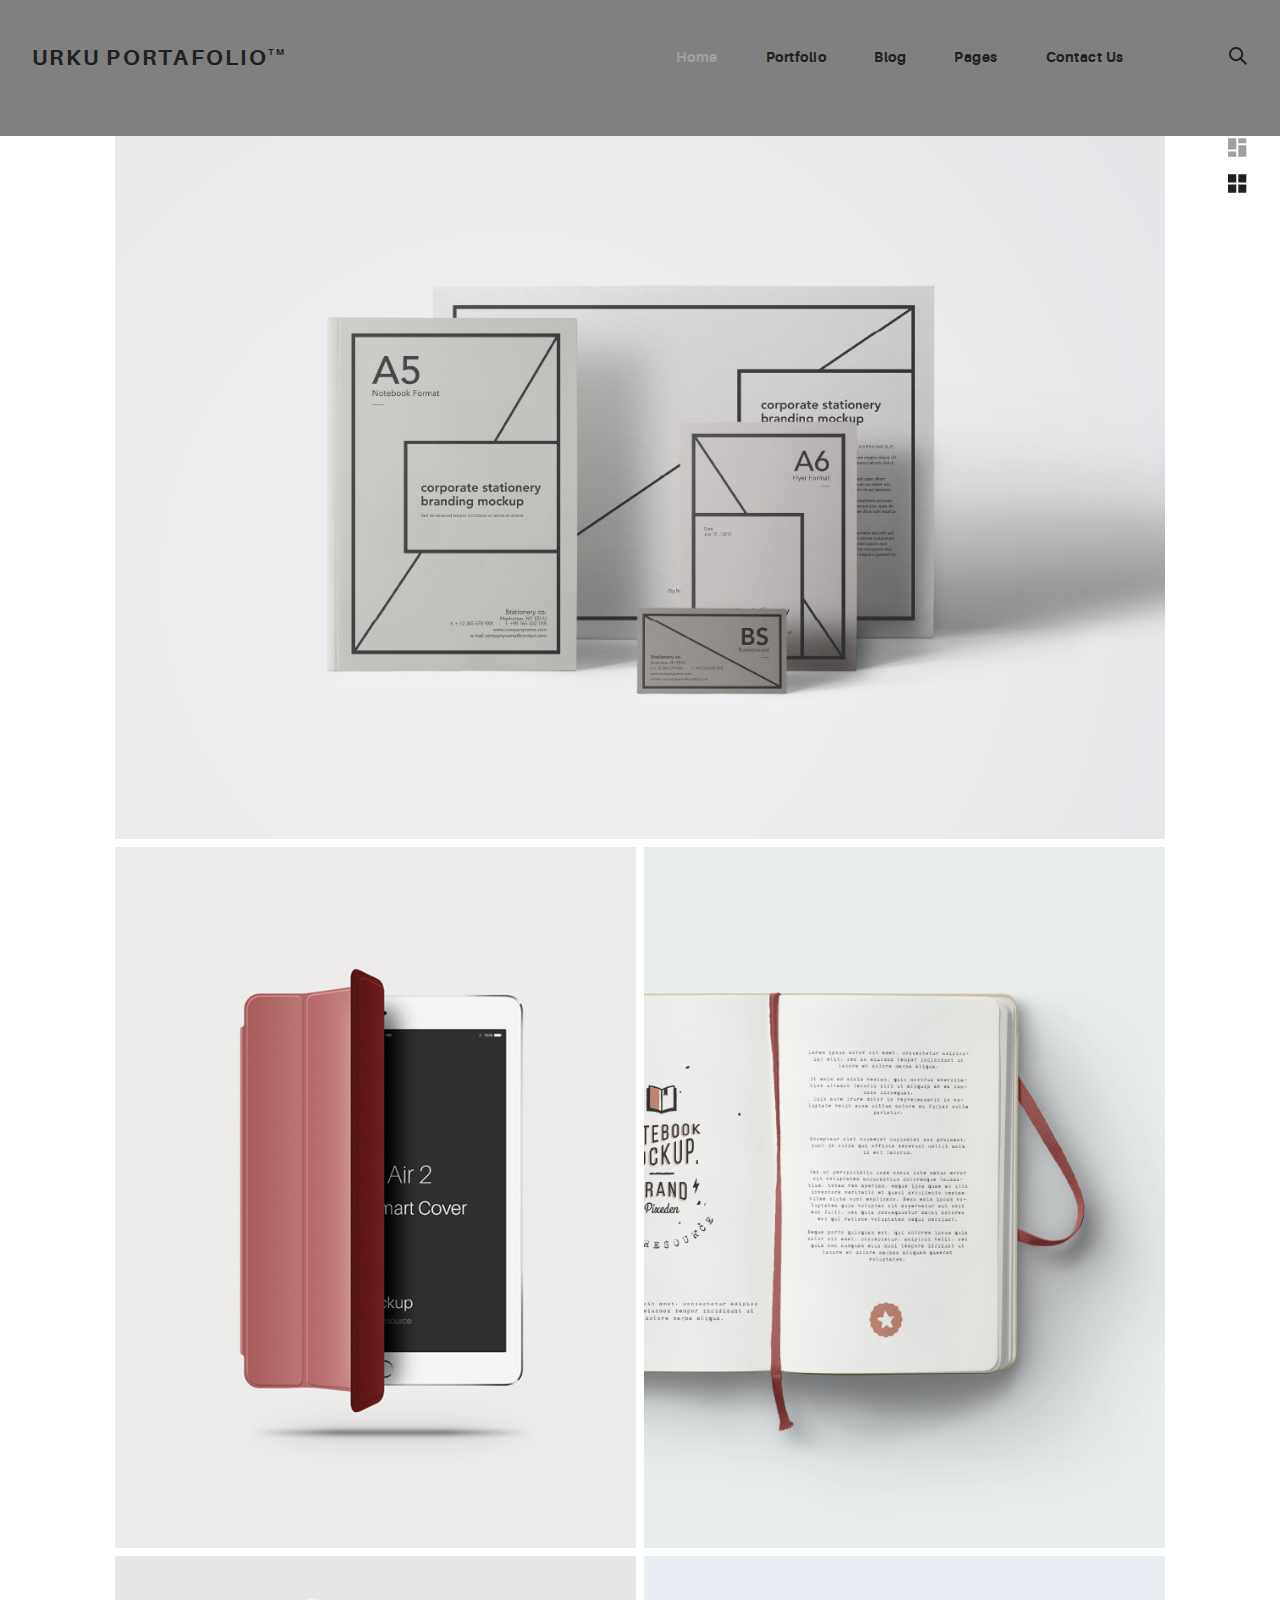
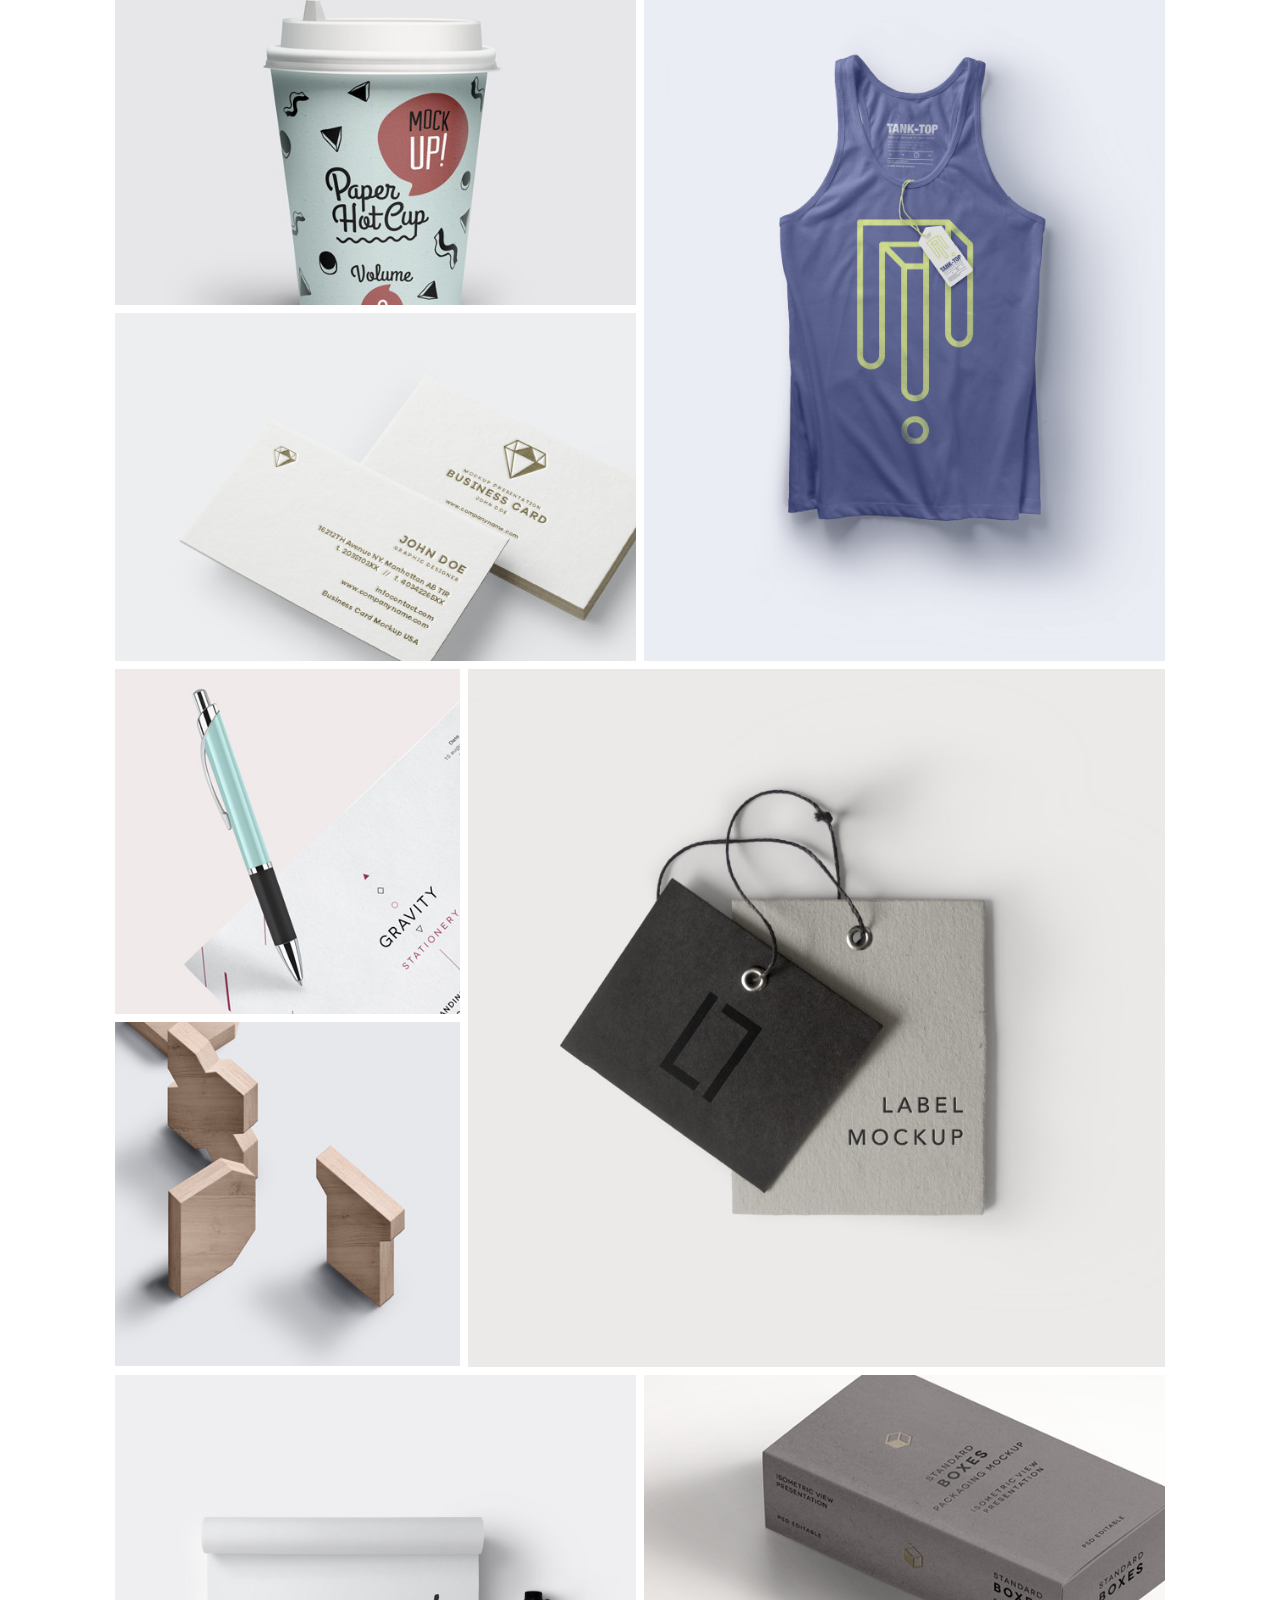
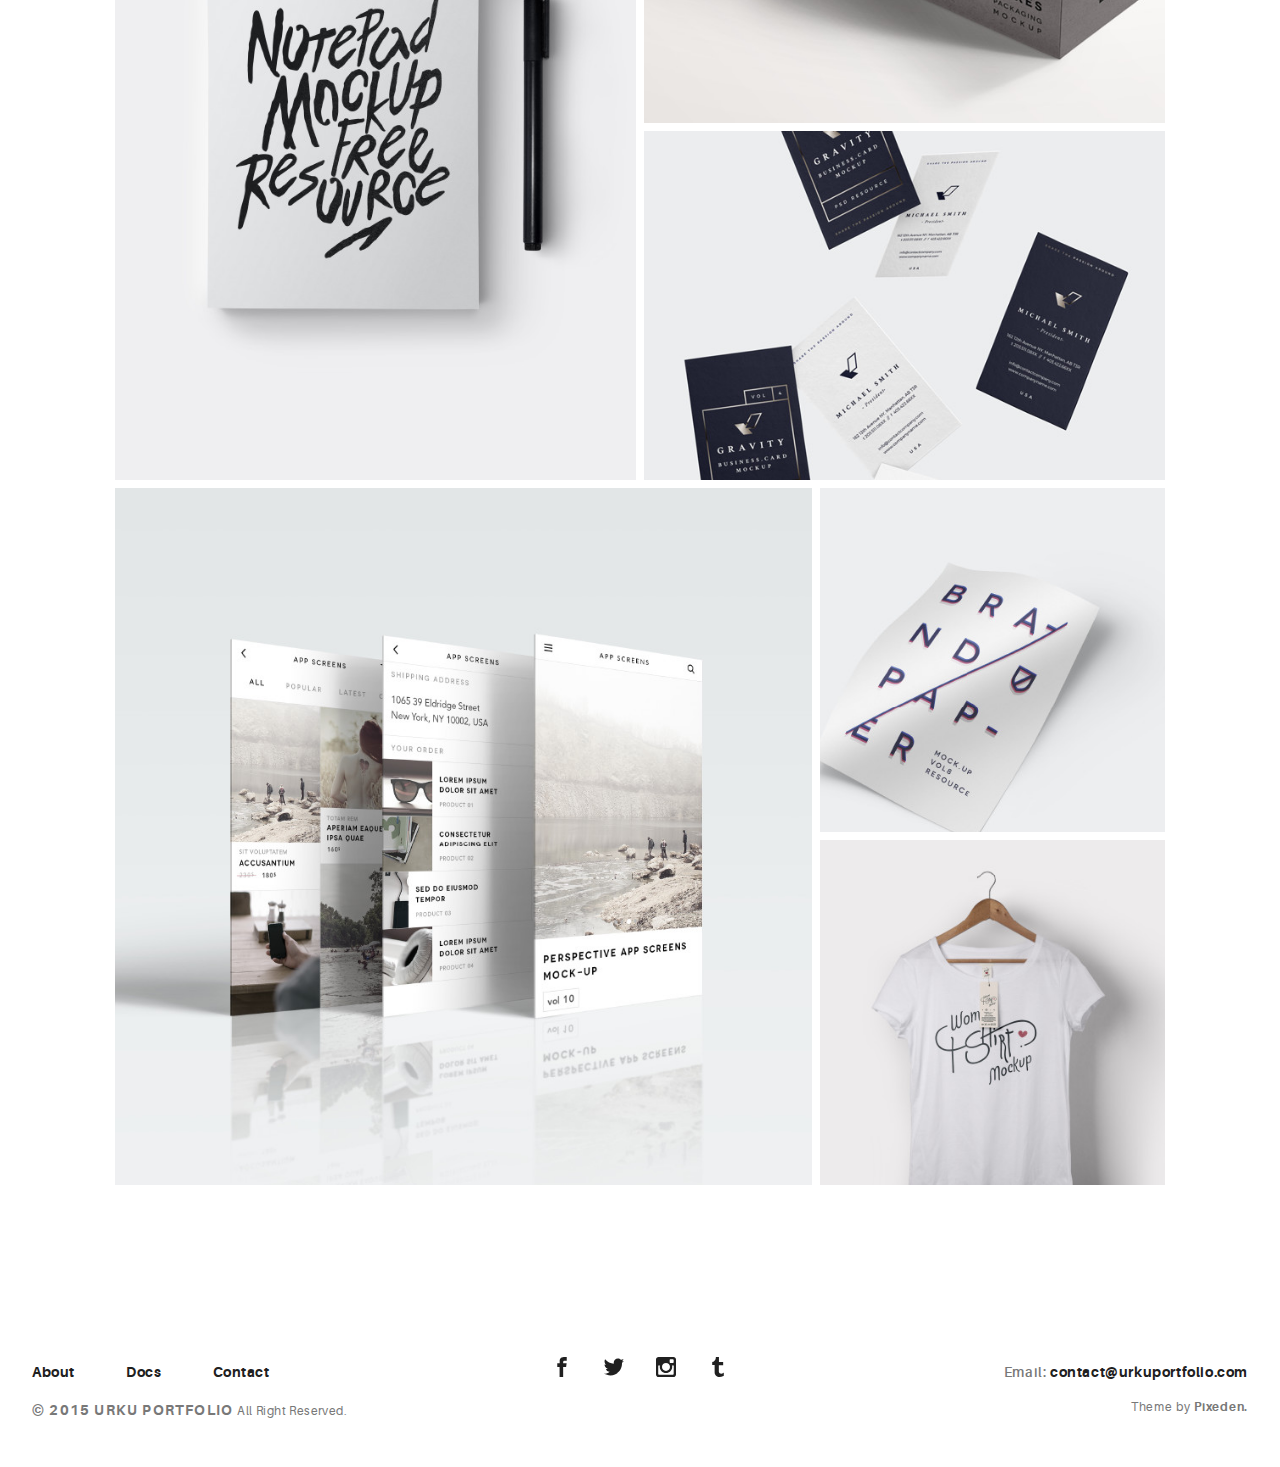
<file: index.html>
<!DOCTYPE html>
<html>
  <head>
    <meta name="viewport" content="width=device-width, initial-scale=1.0">
    <meta charset="UTF-8">
    <title>Urku Portfolio :: Pixeden</title>
    <link rel="icon" type="image/svg+xml" href="assets/img/urku-ico.svg">
    <link rel="stylesheet" href="assets/css/aurora-pack.min.css">
    <link rel="stylesheet" href="assets/css/aurora-theme-base.min.css">
    <link rel="stylesheet" href="assets/css/urku.css">
  </head>
  <body class="top-fixed">
    <header class="ae-container-fluid ae-container-fluid--full rk-header ">
      <input type="checkbox" id="mobile-menu" class="rk-mobile-menu">
      <label for="mobile-menu">
        <svg>
          <use xlink:href="assets/img/symbols.svg#bar"></use>
        </svg>
        <svg>
          <use xlink:href="assets/img/symbols.svg#bar"></use>
        </svg>
        <svg>
          <use xlink:href="assets/img/symbols.svg#bar"></use>
        </svg>
      </label>
      <div class="ae-container-fluid rk-topbar">
        <h1 class="rk-logo"><a href="index.html">urku portafolio<sup>tm</sup></a></h1>
        <nav class="rk-navigation">
          <ul class="rk-menu">
            <li class="active rk-menu__item"><a href="index.html" class="rk-menu__link">Home</a>
            </li>
            <li class="rk-menu__item"><a href="portfolio.html" class="rk-menu__link">Portfolio</a>
              <nav class="rk-menu__sub">
                <ul class="rk-container">
                  <li class="rk-menu__item"><a href="portfolio.html" class="rk-menu__link">Flex</a></li>
                  <li class="rk-menu__item"><a href="portfolio-alt.html" class="rk-menu__link">Switch</a></li>
                  <li class="rk-menu__item"><a href="portfolio-raw.html" class="rk-menu__link">Static</a></li>
                  <li class="rk-menu__item"><a href="portfolio-masonry.html" class="rk-menu__link">Masonry</a></li>
                </ul>
              </nav>
            </li>
            <li class="rk-menu__item"><a href="blog.html" class="rk-menu__link">Blog</a>
            </li>
            <li class="rk-menu__item"><a href="#0" class="rk-menu__link">Pages</a>
              <nav class="rk-menu__sub">
                <ul class="rk-container">
                  <li class="rk-menu__item"><a href="about.html" class="rk-menu__link">About</a></li>
                  <li class="rk-menu__item"><a href="documentation.html" class="rk-menu__link">Documentation</a></li>
                  <li class="rk-menu__item"><a href="design-styles.html" class="rk-menu__link">Design Styles</a></li>
                </ul>
              </nav>
            </li>
            <li class="rk-menu__item"><a href="contact.html" class="rk-menu__link">Contact Us</a>
            </li>
          </ul>
          <form class="rk-search">
            <input type="text" placeholder="Search" id="urku-search" class="rk-search-field">
            <label for="urku-search">
              <svg>
                <use xlink:href="assets/img/symbols.svg#icon-search"></use>
              </svg>
            </label>
          </form>
        </nav>
      </div>
    </header>
    <section class="ae-container-fluid rk-main">
      <input type="radio" name="layout-ctrl" checked id="layout-base" class="layout-ctrl-input">
      <div class="ae-container-fluid rk-layout-ctrl-cont">
        <label for="layout-base" class="rk-layout-ctrl">
          <svg>
            <use xlink:href="assets/img/symbols.svg#icon-view-default"></use>
          </svg>
        </label>
      </div>
      <input type="radio" name="layout-ctrl" id="layout-grid" class="layout-ctrl-input">
      <div class="ae-container-fluid rk-layout-ctrl-cont">
        <label for="layout-grid" class="rk-layout-ctrl">
          <svg>
            <use xlink:href="assets/img/symbols.svg#icon-view-alt"></use>
          </svg>
        </label>
      </div>
      <div class="rk-layout-ctrl-mobile">
        <svg viewBox="0 0 9 9" class="layout-mob-1">
          <rect width="100%" height="100%" fill="currentColor"></rect>
        </svg>
        <svg viewBox="0 0 9 9" class="layout-mob-2">
          <rect width="100%" height="100%" fill="currentColor"></rect>
        </svg>
        <svg viewBox="0 0 9 9" class="layout-mob-3">
          <rect width="100%" height="100%" fill="currentColor"></rect>
        </svg>
        <svg viewBox="0 0 9 9" class="layout-mob-4">
          <rect width="100%" height="100%" fill="currentColor"></rect>
        </svg>
      </div>
      <section class="ae-container-fluid ae-container-fluid--inner loading rk-portfolio ">
        <div class="rk-portfolio__items"><a href="portfolio-item.html" class="rk-item rk-item--flex item-1 rk-size-12 rk-tosize-6 rk-landscape ">
            <div class="item-meta">
              <h2>ALAN</h2>
              <p> Energy Original es un golpe energético que te da todo lo que necesitas mientras te brinda una suave experiencia</p>
            </div></a><a href="portfolio-item.html" class="rk-item rk-item--flex item-2 rk-size-6  rk-portrait ">
            <div class="item-meta">
              <h2>Pickled Tousled</h2>
              <p>Art Direction</p>
            </div></a><a href="portfolio-item.html" class="rk-item rk-item--flex item-3 rk-size-6 rk-tosize-4 rk-portrait rk-tosquare">
            <div class="item-meta">
              <h2>Waistcoat vegan</h2>
              <p>Graphic Design</p>
            </div></a>
          <div class="rk-items-cont rk-size-6 rk-tosize-8"><a href="portfolio-item.html" class="rk-item rk-item--flex item-4 rk-size-12 rk-tosize-6 rk-landscape ">
              <div class="item-meta">
                <h2>Tumblr hammock</h2>
                <p>Packaging</p>
              </div></a><a href="portfolio-item.html" class="rk-item rk-item--flex item-5 rk-size-12 rk-tosize-6 rk-landscape ">
              <div class="item-meta">
                <h2>Biodiesel etsy</h2>
                <p>Branding</p>
              </div></a>
          </div><a href="portfolio-item.html" class="rk-item rk-item--flex item-6 rk-size-6 rk-tosize-4 rk-portrait rk-tosquare">
            <div class="item-meta">
              <h2>Gentrify artisan</h2>
              <p>Graphic Design</p>
            </div></a>
          <div class="rk-items-cont rk-size-4 rk-tosize-8"><a href="portfolio-item.html" class="rk-item rk-item--flex item-7 rk-size-12 rk-tosize-6 rk-square ">
              <div class="item-meta">
                <h2>Plaid austin</h2>
                <p>Graphic Design</p>
              </div></a><a href="portfolio-item.html" class="rk-item rk-item--flex item-8 rk-size-12 rk-tosize-6 rk-square ">
              <div class="item-meta">
                <h2>Trust fund</h2>
                <p>Packaging</p>
              </div></a>
          </div><a href="portfolio-item.html" class="rk-item rk-item--flex item-9 rk-size-8 rk-tosize-3 rk-square ">
            <div class="item-meta">
              <h2>Gentrify pork</h2>
              <p>Branding</p>
            </div></a><a href="portfolio-item.html" class="rk-item rk-item--flex item-10 rk-size-6 rk-tosize-3 rk-portrait rk-tosquare">
            <div class="item-meta  rk-tosmallfont">
              <h2>Waistcoat ugh</h2>
              <p>UI/UX</p>
            </div></a>
          <div class="rk-items-cont rk-size-6 rk-tosize-6"><a href="portfolio-item.html" class="rk-item rk-item--flex item-11 rk-size-12 rk-tosize-6 rk-landscape rk-tosquare">
              <div class="item-meta">
                <h2>Deep v kogi</h2>
                <p>Graphic Design</p>
              </div></a><a href="portfolio-item.html" class="rk-item rk-item--flex item-12 rk-size-12 rk-tosize-6 rk-landscape rk-tosquare">
              <div class="item-meta">
                <h2>Venmo trust</h2>
                <p>Packaging</p>
              </div></a>
          </div><a href="portfolio-item.html" class="rk-item rk-item--flex item-13 rk-size-8 rk-tosize-3 rk-square ">
            <div class="item-meta">
              <h2>Venmo trust</h2>
              <p>Ui/UX</p>
            </div></a>
          <div class="rk-items-cont rk-size-4 rk-tosize-6"><a href="portfolio-item.html" class="rk-item rk-item--flex item-14 rk-size-12 rk-tosize-6 rk-square ">
              <div class="item-meta">
                <h2>Gentrify semiotic</h2>
                <p>Art Direction</p>
              </div></a><a href="portfolio-item.html" class="rk-item rk-item--flex item-15 rk-size-12 rk-tosize-6 rk-square ">
              <div class="item-meta">
                <h2>Migas artisan</h2>
                <p>Photography</p>
              </div></a>
          </div>
        </div>
      </section>
    </section>
    <footer class="ae-container-fluid rk-footer ">
      <div class="ae-grid ae-grid--collapse">
        <div class="ae-grid__item item-lg-4 au-xs-ta-center au-lg-ta-left">
          <ul class="rk-menu rk-footer-menu">
            <li class="rk-menu__item"><a href="about.html" class="rk-menu__link">About</a>
            </li>
            <li class="rk-menu__item"><a href="documentation.html" class="rk-menu__link">Docs</a>
            </li>
            <li class="rk-menu__item"><a href="contact.html" class="rk-menu__link">Contact</a>
            </li>
          </ul>
          <p class="rk-footer__text rk-footer__copy "> <span class="ae-u-bold">© </span><span class="ae-u-bolder">2015 URKU PORTFOLIO </span>All Right Reserved.</p>
        </div>
        <div class="ae-grid__item item-lg-4 au-xs-ta-center"><a href="#0" class="rk-social-btn ">
            <svg>
              <use xlink:href="assets/img/symbols.svg#icon-facebook"></use>
            </svg></a><a href="#0" class="rk-social-btn ">
            <svg>
              <use xlink:href="assets/img/symbols.svg#icon-twitter"></use>
            </svg></a><a href="#0" class="rk-social-btn ">
            <svg>
              <use xlink:href="assets/img/symbols.svg#icon-pinterest"></use>
            </svg></a><a href="#0" class="rk-social-btn ">
            <svg>
              <use xlink:href="assets/img/symbols.svg#icon-tumblr"></use>
            </svg></a></div>
        <div class="ae-grid__item item-lg-4 au-xs-ta-center au-lg-ta-right">
          <p class="rk-footer__text rk-footer__contact "> <span class="ae-u-bold">Email: </span><span class="ae-u-bolder"> <a href="#0" class="rk-dark-color ">contact@urkuportfolio.com </a></span></p>
          <p class="rk-footer__text rk-footer__by">Theme by <a href="http://pixeden.com" class="ae-u-bolder">Pixeden.</a></p>
        </div>
      </div>
    </footer>
    <script src="assets/js/svg4everybody.min.js"></script>
    <script>svg4everybody();</script>
  </body>
</html>
</file>
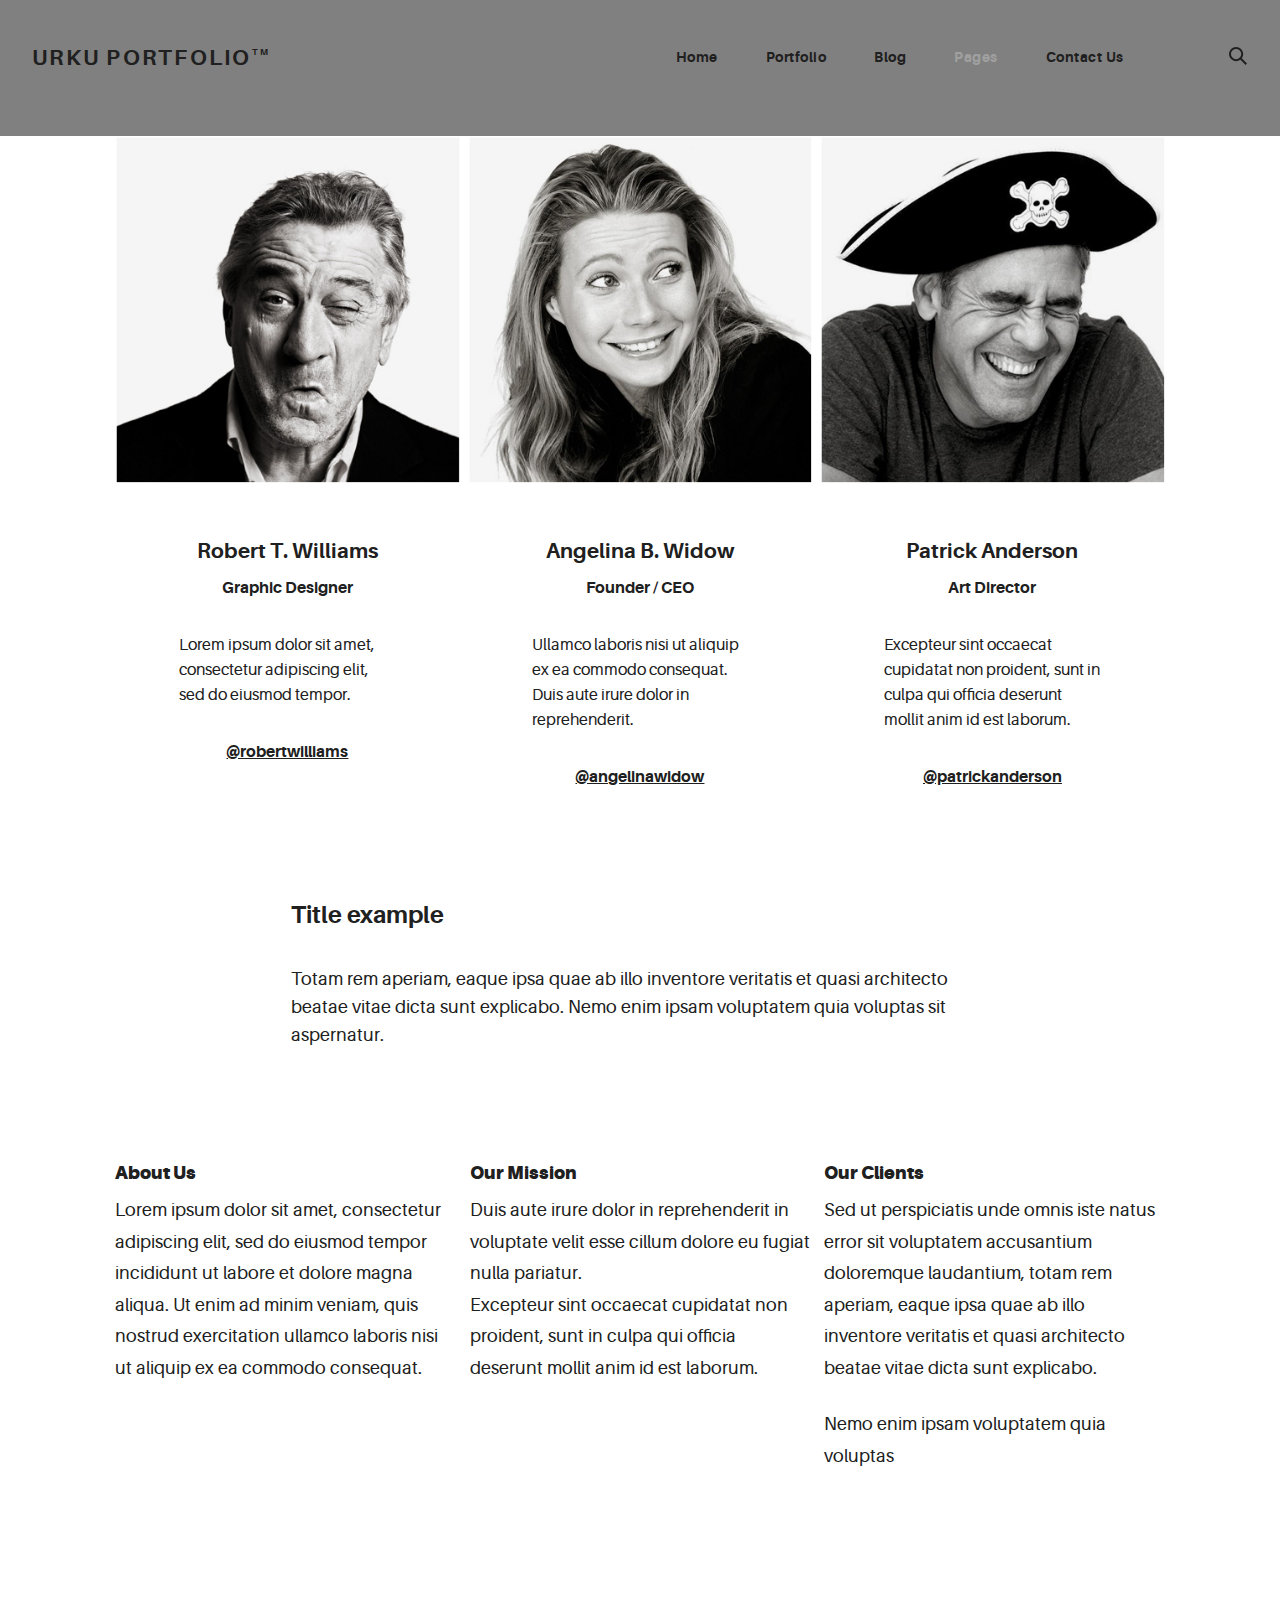
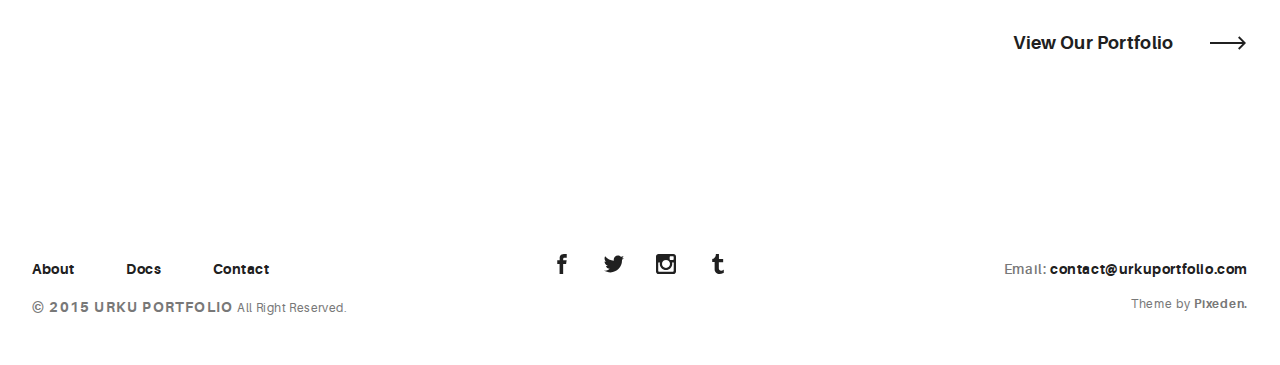
<file: about.html>
<!DOCTYPE html>
<html>
  <head>
    <meta name="viewport" content="width=device-width, initial-scale=1.0">
    <meta charset="UTF-8">
    <title>Urku Portfolio :: Pixeden</title>
    <link rel="icon" type="image/svg+xml" href="assets/img/urku-ico.svg">
    <link rel="stylesheet" href="assets/css/aurora-pack.min.css">
    <link rel="stylesheet" href="assets/css/aurora-theme-base.min.css">
    <link rel="stylesheet" href="assets/css/urku.css">
  </head>
  <body class="top-fixed">
    <header class="ae-container-fluid ae-container-fluid--full rk-header ">
      <input type="checkbox" id="mobile-menu" class="rk-mobile-menu">
      <label for="mobile-menu">
        <svg>
          <use xlink:href="assets/img/symbols.svg#bar"></use>
        </svg>
        <svg>
          <use xlink:href="assets/img/symbols.svg#bar"></use>
        </svg>
        <svg>
          <use xlink:href="assets/img/symbols.svg#bar"></use>
        </svg>
      </label>
      <div class="ae-container-fluid rk-topbar">
        <h1 class="rk-logo"><a href="index.html">urku portfolio<sup>tm</sup></a></h1>
        <nav class="rk-navigation">
          <ul class="rk-menu">
            <li class="rk-menu__item"><a href="index.html" class="rk-menu__link">Home</a>
            </li>
            <li class="rk-menu__item"><a href="portfolio.html" class="rk-menu__link">Portfolio</a>
              <nav class="rk-menu__sub">
                <ul class="rk-container">
                  <li class="rk-menu__item"><a href="portfolio.html" class="rk-menu__link">Flex</a></li>
                  <li class="rk-menu__item"><a href="portfolio-alt.html" class="rk-menu__link">Switch</a></li>
                  <li class="rk-menu__item"><a href="portfolio-raw.html" class="rk-menu__link">Static</a></li>
                  <li class="rk-menu__item"><a href="portfolio-masonry.html" class="rk-menu__link">Masonry</a></li>
                </ul>
              </nav>
            </li>
            <li class="rk-menu__item"><a href="blog.html" class="rk-menu__link">Blog</a>
            </li>
            <li class="active rk-menu__item"><a href="#0" class="rk-menu__link">Pages</a>
              <nav class="rk-menu__sub">
                <ul class="rk-container">
                  <li class="rk-menu__item"><a href="about.html" class="rk-menu__link">About</a></li>
                  <li class="rk-menu__item"><a href="documentation.html" class="rk-menu__link">Documentation</a></li>
                  <li class="rk-menu__item"><a href="design-styles.html" class="rk-menu__link">Design Styles</a></li>
                </ul>
              </nav>
            </li>
            <li class="rk-menu__item"><a href="contact.html" class="rk-menu__link">Contact Us</a>
            </li>
          </ul>
          <form class="rk-search">
            <input type="text" placeholder="Search" id="urku-search" class="rk-search-field">
            <label for="urku-search">
              <svg>
                <use xlink:href="assets/img/symbols.svg#icon-search"></use>
              </svg>
            </label>
          </form>
        </nav>
      </div>
    </header>
    <div class="ae-container-fluid ae-container-fluid--inner rk-main">
      <div class="ae-grid au-xs-ta-center au-mb-4">
        <div class="ae-grid__item item-lg-4 ae-kappa au-mb-3"><img src="assets/img/team-1.jpg" alt="" class="au-mb-3">
          <h5 class="ae-u-bolder au-mt-2">Robert T. Williams</h5>
          <p class="ae-u-bolder au-mb-3">Graphic Designer</p>
          <p class="au-lg-ta-left au-mb-3 au-pl-4 au-pr-4">Lorem ipsum dolor sit amet, consectetur adipiscing elit, sed do eiusmod tempor.</p><a href="#0" class="ae-u-bolder au-underline">@robertwilliams</a>
        </div>
        <div class="ae-grid__item item-lg-4 ae-kappa au-mb-3"><img src="assets/img/team-2.jpg" alt="" class="au-mb-3">
          <h5 class="ae-u-bolder au-mt-2">Angelina B. Widow</h5>
          <p class="ae-u-bolder au-mb-3">Founder / CEO</p>
          <p class="au-lg-ta-left au-mb-3 au-pl-4 au-pr-4">Ullamco laboris nisi ut aliquip ex ea commodo consequat. Duis aute irure dolor in reprehenderit.</p><a href="#0" class="ae-u-bolder au-underline">@angelinawidow</a>
        </div>
        <div class="ae-grid__item item-lg-4 ae-kappa au-mb-3"><img src="assets/img/team-3.jpg" alt="" class="au-mb-3">
          <h5 class="ae-u-bolder au-mt-2">Patrick Anderson</h5>
          <p class="ae-u-bolder au-mb-3">Art Director</p>
          <p class="au-lg-ta-left au-mb-3 au-pl-4 au-pr-4">Excepteur sint occaecat cupidatat non proident, sunt in culpa qui officia deserunt mollit anim id est laborum.</p><a href="#0" class="ae-u-bolder au-underline">@patrickanderson</a>
        </div>
      </div>
      <div class="ae-grid au-pt-2">
        <div class="ae-grid__item item-lg-8 item-lg--offset-2">
          <h4 class="ae-u-bolder">Title example</h4>
          <p>Totam rem aperiam, eaque ipsa quae ab illo inventore veritatis et quasi architecto beatae vitae dicta sunt explicabo. Nemo enim ipsam voluptatem quia voluptas sit aspernatur.</p>
        </div>
      </div>
      <div class="ae-grid ae-grid--alt au-xs-ptp-1">
        <div class="ae-grid__item--alt item-lg-4">
          <h6 class="ae-u-boldest">About Us</h6>
          <p class="au-lh-3">Lorem ipsum dolor sit amet, consectetur adipiscing elit, sed do eiusmod tempor incididunt ut labore et dolore magna aliqua. Ut enim ad minim veniam, quis nostrud exercitation ullamco laboris nisi ut aliquip ex ea commodo consequat. </p>
        </div>
        <div class="ae-grid__item--alt item-lg-4">
          <h6 class="ae-u-boldest">Our Mission</h6>
          <p class="au-lh-3">Duis aute irure dolor in reprehenderit in voluptate velit esse cillum dolore eu fugiat nulla pariatur. <br>Excepteur sint occaecat cupidatat non proident, sunt in culpa qui officia deserunt mollit anim id est laborum.</p>
        </div>
        <div class="ae-grid__item--alt item-lg-4">
          <h6 class="ae-u-boldest">Our Clients</h6>
          <p class="au-lh-3">Sed ut perspiciatis unde omnis iste natus error sit voluptatem accusantium doloremque laudantium, totam rem aperiam, eaque ipsa quae ab illo inventore veritatis et quasi architecto beatae vitae dicta sunt explicabo. </p>
          <p class="au-lh-3">Nemo enim ipsam voluptatem quia voluptas</p>
        </div>
      </div>
      <p class="au-flex au-pt-4 group-buttons"><a href="portfolio.html" class="au-mt-4 arrow-button arrow-button--right arrow-button--out">View Our Portfolio<span class="arrow-cont">
            <svg>
              <use xlink:href="assets/img/symbols.svg#arrow"></use>
            </svg></span></a></p>
    </div>
    <footer class="ae-container-fluid rk-footer ">
      <div class="ae-grid ae-grid--collapse">
        <div class="ae-grid__item item-lg-4 au-xs-ta-center au-lg-ta-left">
          <ul class="rk-menu rk-footer-menu">
            <li class="rk-menu__item"><a href="about.html" class="rk-menu__link">About</a>
            </li>
            <li class="rk-menu__item"><a href="documentation.html" class="rk-menu__link">Docs</a>
            </li>
            <li class="rk-menu__item"><a href="contact.html" class="rk-menu__link">Contact</a>
            </li>
          </ul>
          <p class="rk-footer__text rk-footer__copy "> <span class="ae-u-bold">© </span><span class="ae-u-bolder">2015 URKU PORTFOLIO </span>All Right Reserved.</p>
        </div>
        <div class="ae-grid__item item-lg-4 au-xs-ta-center"><a href="#0" class="rk-social-btn ">
            <svg>
              <use xlink:href="assets/img/symbols.svg#icon-facebook"></use>
            </svg></a><a href="#0" class="rk-social-btn ">
            <svg>
              <use xlink:href="assets/img/symbols.svg#icon-twitter"></use>
            </svg></a><a href="#0" class="rk-social-btn ">
            <svg>
              <use xlink:href="assets/img/symbols.svg#icon-pinterest"></use>
            </svg></a><a href="#0" class="rk-social-btn ">
            <svg>
              <use xlink:href="assets/img/symbols.svg#icon-tumblr"></use>
            </svg></a></div>
        <div class="ae-grid__item item-lg-4 au-xs-ta-center au-lg-ta-right">
          <p class="rk-footer__text rk-footer__contact "> <span class="ae-u-bold">Email: </span><span class="ae-u-bolder"> <a href="#0" class="rk-dark-color ">contact@urkuportfolio.com </a></span></p>
          <p class="rk-footer__text rk-footer__by">Theme by <a href="http://pixeden.com" class="ae-u-bolder">Pixeden.</a></p>
        </div>
      </div>
    </footer>
    <script src="assets/js/svg4everybody.min.js"></script>
    <script>svg4everybody();</script>
  </body>
</html>
</file>
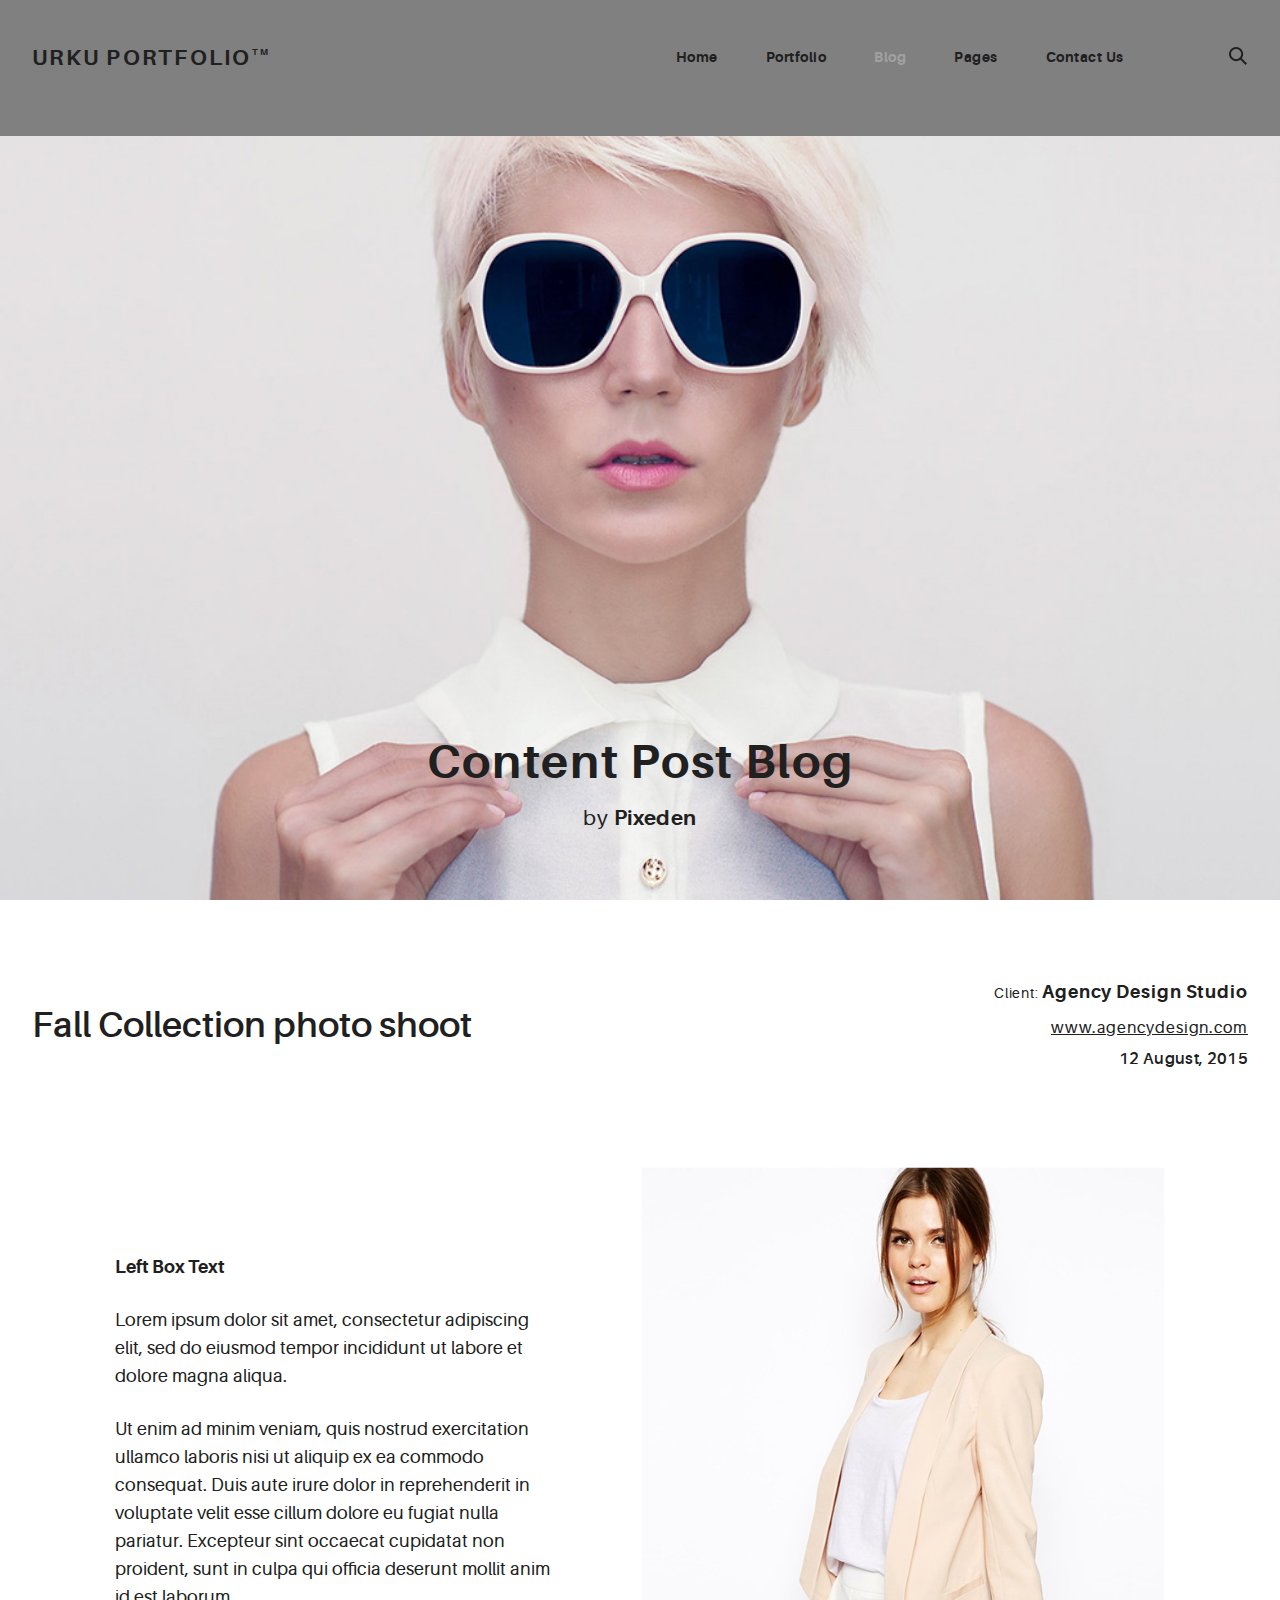
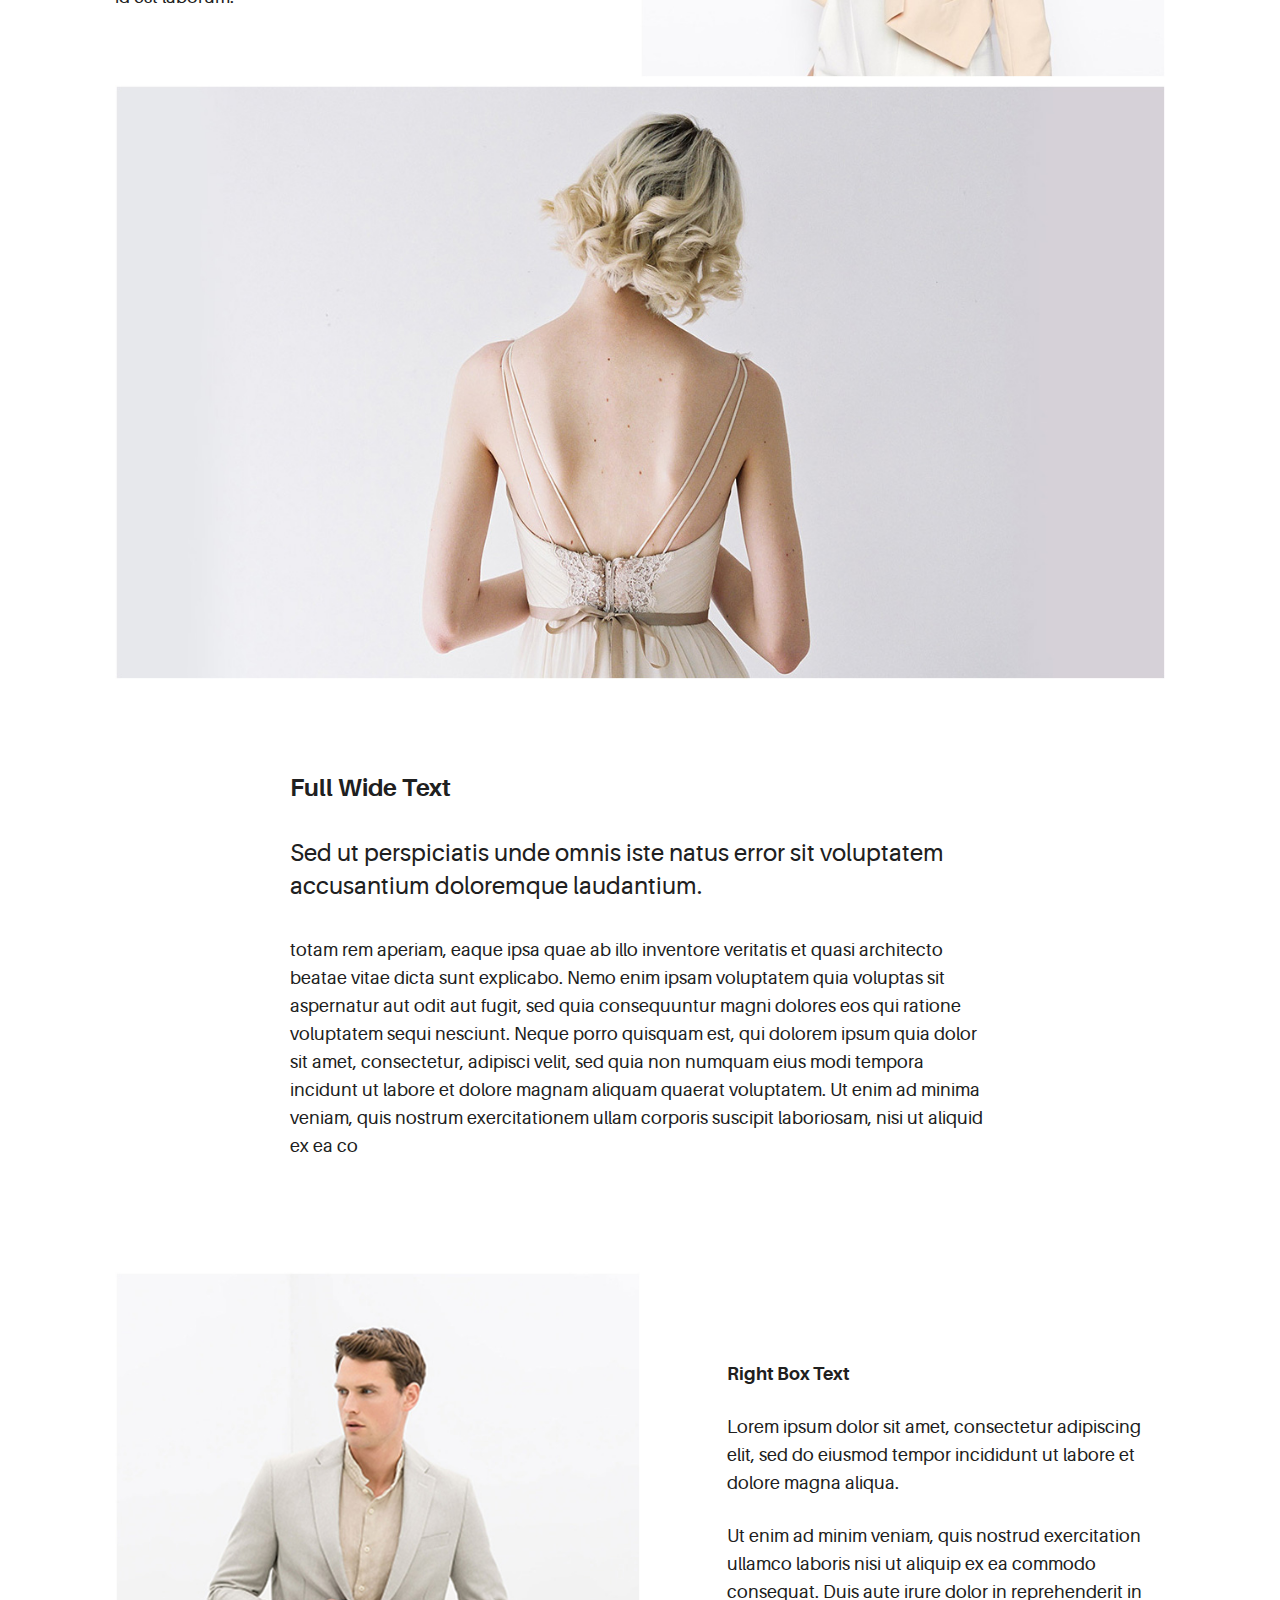
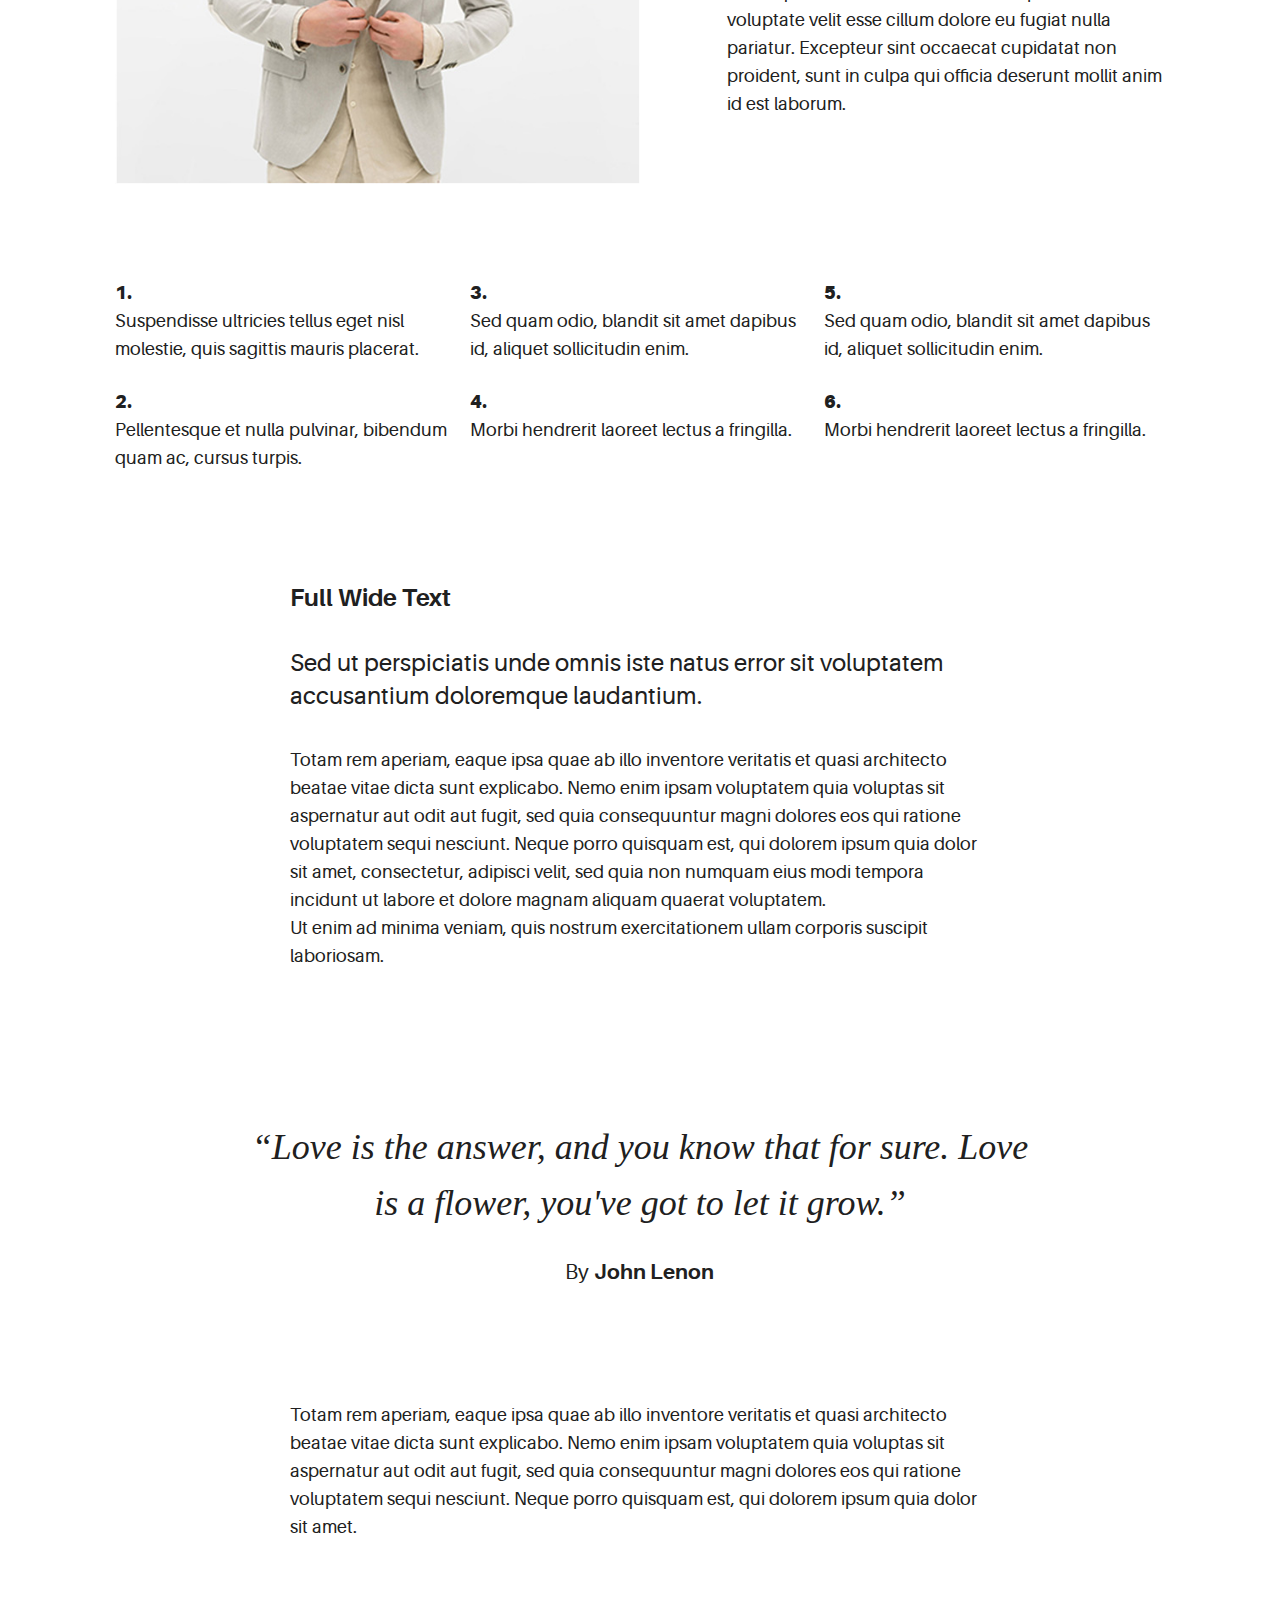
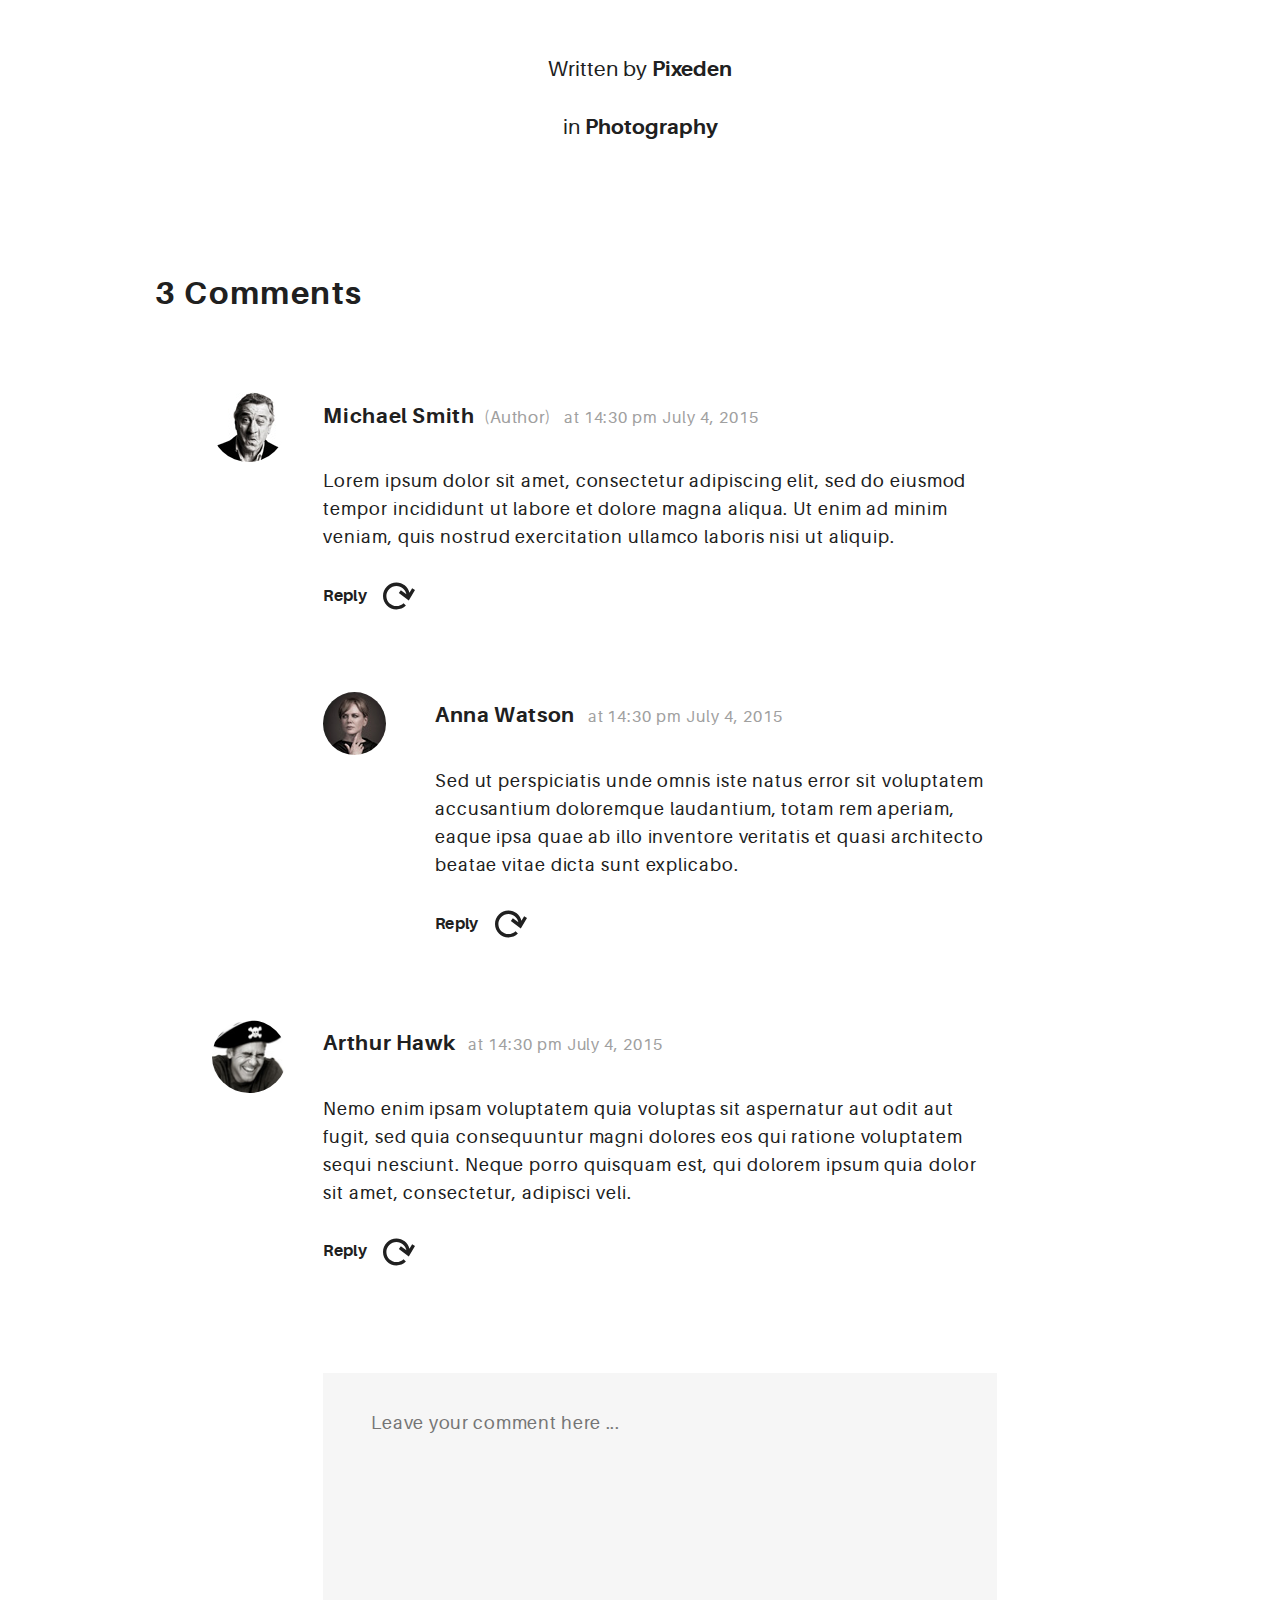
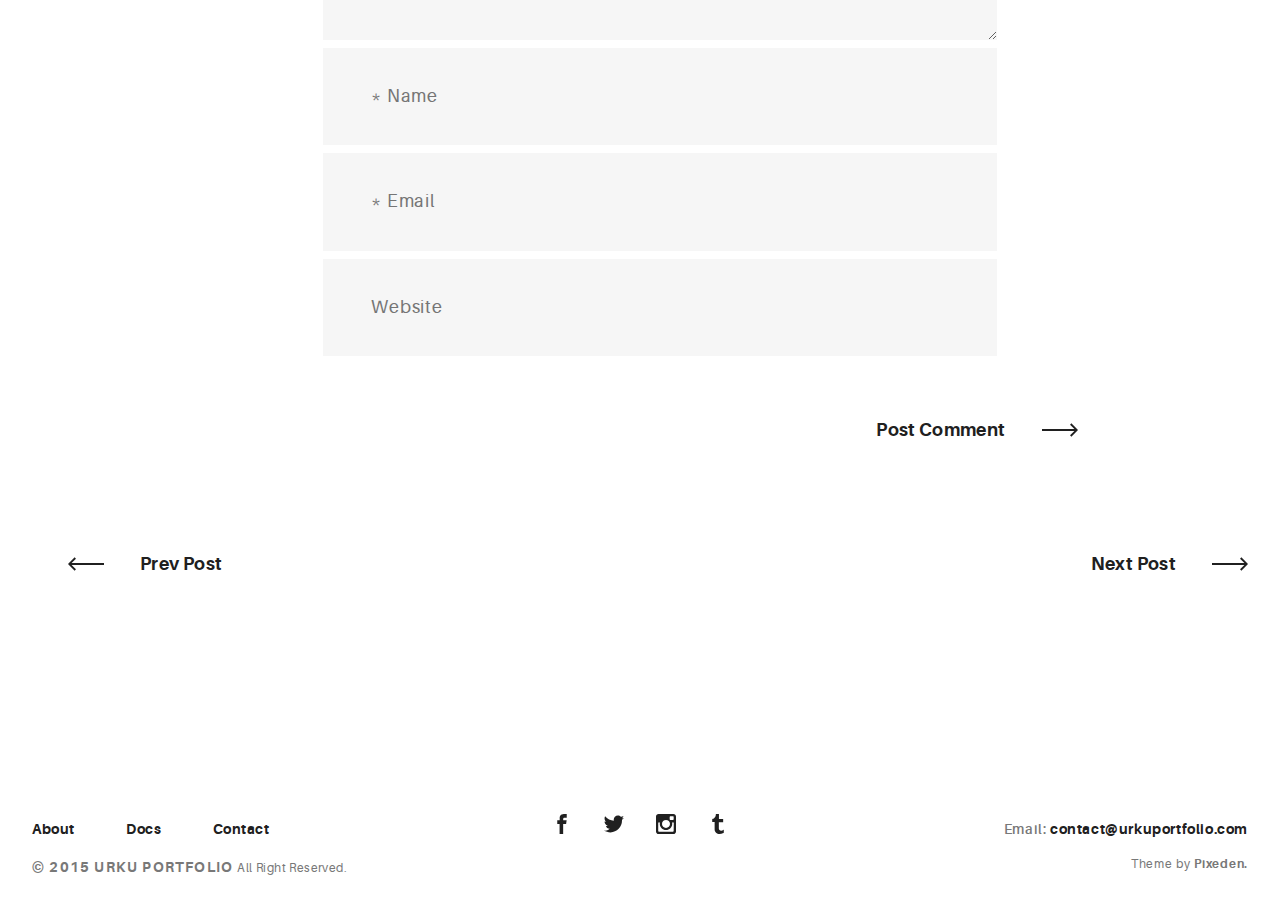
<file: blog-post.html>
<!DOCTYPE html>
<html>
  <head>
    <meta name="viewport" content="width=device-width, initial-scale=1.0">
    <meta charset="UTF-8">
    <title>Urku Portfolio :: Pixeden</title>
    <link rel="icon" type="image/svg+xml" href="assets/img/urku-ico.svg">
    <link rel="stylesheet" href="assets/css/aurora-pack.min.css">
    <link rel="stylesheet" href="assets/css/aurora-theme-base.min.css">
    <link rel="stylesheet" href="assets/css/urku.css">
  </head>
  <body class="top-fixed">
    <header class="ae-container-fluid ae-container-fluid--full rk-header ">
      <input type="checkbox" id="mobile-menu" class="rk-mobile-menu">
      <label for="mobile-menu">
        <svg>
          <use xlink:href="assets/img/symbols.svg#bar"></use>
        </svg>
        <svg>
          <use xlink:href="assets/img/symbols.svg#bar"></use>
        </svg>
        <svg>
          <use xlink:href="assets/img/symbols.svg#bar"></use>
        </svg>
      </label>
      <div class="ae-container-fluid rk-topbar">
        <h1 class="rk-logo"><a href="index.html">urku portfolio<sup>tm</sup></a></h1>
        <nav class="rk-navigation">
          <ul class="rk-menu">
            <li class="rk-menu__item"><a href="index.html" class="rk-menu__link">Home</a>
            </li>
            <li class="rk-menu__item"><a href="portfolio.html" class="rk-menu__link">Portfolio</a>
              <nav class="rk-menu__sub">
                <ul class="rk-container">
                  <li class="rk-menu__item"><a href="portfolio.html" class="rk-menu__link">Flex</a></li>
                  <li class="rk-menu__item"><a href="portfolio-alt.html" class="rk-menu__link">Switch</a></li>
                  <li class="rk-menu__item"><a href="portfolio-raw.html" class="rk-menu__link">Static</a></li>
                  <li class="rk-menu__item"><a href="portfolio-masonry.html" class="rk-menu__link">Masonry</a></li>
                </ul>
              </nav>
            </li>
            <li class="active rk-menu__item"><a href="blog.html" class="rk-menu__link">Blog</a>
            </li>
            <li class="rk-menu__item"><a href="#0" class="rk-menu__link">Pages</a>
              <nav class="rk-menu__sub">
                <ul class="rk-container">
                  <li class="rk-menu__item"><a href="about.html" class="rk-menu__link">About</a></li>
                  <li class="rk-menu__item"><a href="documentation.html" class="rk-menu__link">Documentation</a></li>
                  <li class="rk-menu__item"><a href="design-styles.html" class="rk-menu__link">Design Styles</a></li>
                </ul>
              </nav>
            </li>
            <li class="rk-menu__item"><a href="contact.html" class="rk-menu__link">Contact Us</a>
            </li>
          </ul>
          <form class="rk-search">
            <input type="text" placeholder="Search" id="urku-search" class="rk-search-field">
            <label for="urku-search">
              <svg>
                <use xlink:href="assets/img/symbols.svg#icon-search"></use>
              </svg>
            </label>
          </form>
        </nav>
      </div>
    </header>
    <section class="ae-container-fluid ae-container-fluid--full">
      <header class="rk-portfolio-cover  post-inside-1">
        <div class="item-inside__meta">
          <h1 class="ae-u-bolder rk-portfolio-title ">Content Post Blog</h1>
          <p class="ae-theta rk-portfolio-category ">by <span class="ae-u-bolder">Pixeden</span></p>
        </div>
      </header>
      <div class="ae-container-fluid">
        <div class="ae-grid ae-grid--collapse rk-portfolio-info ">
          <div class="ae-grid__item item-lg-8 item-sm--center au-xs-ta-center au-lg-ta-left">
            <h2 class="rk-portfolio-inner-title ">Fall Collection photo shoot</h2>
          </div>
          <div class="ae-grid__item item-lg-4 au-xs-ta-center au-lg-ta-right rk-portfolio-details">
            <p class="rk-portfolio-inner-client "><span class="ae-lambda">Client: </span><span class="ae-u-bolder">Agency Design Studio</span></p>
            <p class="au-underline rk-portfolio-inner-website "><a href="#0" class="ae-kappa">www.agencydesign.com</a></p>
            <p class="ae-kappa ae-u-bold rk-portfolio-inner-date ">12 August, 2015</p>
          </div>
        </div>
      </div>
      <div class="ae-container-fluid ae-container-fluid--inner rk-portfolio--inner">
        <div class="ae-grid ae-grid--collapse au-xs-ptp-1">
          <div class="ae-grid__item item-lg-5 au-lg-ptp-1">
            <p class="ae-u-bolder">Left Box Text</p>
            <p>Lorem ipsum dolor sit amet, consectetur adipiscing elit, sed do eiusmod tempor incididunt ut labore et dolore magna aliqua.</p>
            <p>Ut enim ad minim veniam, quis nostrud exercitation ullamco laboris nisi ut aliquip ex ea commodo consequat. Duis aute irure dolor in reprehenderit in voluptate velit esse cillum dolore eu fugiat nulla pariatur. Excepteur sint occaecat cupidatat non proident, sunt in culpa qui officia deserunt mollit anim id est laborum.</p>
          </div>
          <div class="ae-grid__item item-lg-6 item-lg--offset-1"><img src="assets/img/post-inner-1.jpg" alt="Urku Portfolio"></div>
        </div>
        <div class="ae-grid ae-grid--collapse">
          <div class="ae-grid__item item-lg--auto"><img src="assets/img/post-inner-3.jpg" alt="Urku Portfolio"></div>
        </div>
        <div class="ae-grid ae-grid--collapse au-xs-ptp-1 au-xs-pbp-1">
          <div class="ae-grid__item item-lg-8 item-lg--offset-2">
            <h4 class="ae-u-bolder">Full Wide Text</h4>
            <p class="ae-eta">Sed ut perspiciatis unde omnis iste natus error sit voluptatem accusantium doloremque laudantium.</p>
            <p>totam rem aperiam, eaque ipsa quae ab illo inventore veritatis et quasi architecto beatae vitae dicta sunt explicabo. Nemo enim ipsam voluptatem quia voluptas sit aspernatur aut odit aut fugit, sed quia consequuntur magni dolores eos qui ratione voluptatem sequi nesciunt. Neque porro quisquam est, qui dolorem ipsum quia dolor sit amet, consectetur, adipisci velit, sed quia non numquam eius modi tempora incidunt ut labore et dolore magnam aliquam quaerat voluptatem. Ut enim ad minima veniam, quis nostrum exercitationem ullam corporis suscipit laboriosam, nisi ut aliquid ex ea co</p>
          </div>
        </div>
        <div class="ae-grid ae-grid--collapse">
          <div class="ae-grid__item item-lg-6"><img src="assets/img/post-inner-2.jpg" alt="Urku Portfolio"></div>
          <div class="ae-grid__item item-lg-5 item-lg--offset-1 au-lg-ptp-1">
            <p class="ae-u-bolder">Right Box Text</p>
            <p>Lorem ipsum dolor sit amet, consectetur adipiscing elit, sed do eiusmod tempor incididunt ut labore et dolore magna aliqua.</p>
            <p>Ut enim ad minim veniam, quis nostrud exercitation ullamco laboris nisi ut aliquip ex ea commodo consequat. Duis aute irure dolor in reprehenderit in voluptate velit esse cillum dolore eu fugiat nulla pariatur. Excepteur sint occaecat cupidatat non proident, sunt in culpa qui officia deserunt mollit anim id est laborum.</p>
          </div>
        </div>
        <div class="ae-grid ae-grid--alt au-lg-ta-left au-xs-ptp-1">
          <div class="ae-grid__item--alt item-lg-4"><span class="ae-u-boldest">1.</span>
            <p>Suspendisse ultricies tellus eget nisl molestie, quis sagittis mauris placerat.</p><span class="ae-u-boldest">2.</span>
            <p>Pellentesque et nulla pulvinar, bibendum quam ac, cursus turpis.</p>
          </div>
          <div class="ae-grid__item--alt item-lg-4"><span class="ae-u-boldest">3.</span>
            <p>Sed quam odio, blandit sit amet dapibus id, aliquet sollicitudin enim. </p><span class="ae-u-boldest">4.</span>
            <p>Morbi hendrerit laoreet lectus a fringilla.</p>
          </div>
          <div class="ae-grid__item--alt item-lg-4"><span class="ae-u-boldest">5.</span>
            <p>Sed quam odio, blandit sit amet dapibus id, aliquet sollicitudin enim. </p><span class="ae-u-boldest">6.</span>
            <p>Morbi hendrerit laoreet lectus a fringilla.</p>
          </div>
        </div>
        <div class="ae-grid ae-grid--collapse au-xs-ptp-1">
          <div class="ae-grid__item item-lg-8 item-lg--offset-2">
            <h4 class="ae-u-bolder">Full Wide Text</h4>
            <p class="ae-eta">Sed ut perspiciatis unde omnis iste natus error sit voluptatem accusantium doloremque laudantium.</p>
            <p>Totam rem aperiam, eaque ipsa quae ab illo inventore veritatis et quasi architecto beatae vitae dicta sunt explicabo. Nemo enim ipsam voluptatem quia voluptas sit aspernatur aut odit aut fugit, sed quia consequuntur magni dolores eos qui ratione voluptatem sequi nesciunt. Neque porro quisquam est, qui dolorem ipsum quia dolor sit amet, consectetur, adipisci velit, sed quia non numquam eius modi tempora incidunt ut labore et dolore magnam aliquam quaerat voluptatem. <br>Ut enim ad minima veniam, quis nostrum exercitationem ullam corporis suscipit laboriosam.</p>
          </div>
        </div>
        <div class="ae-grid ae-grid--collapse inner-box-3">
          <div class="ae-grid__item item-lg-10 item-lg--offset-1">
            <blockquote class="au-xs-ta-center">
              <p class="ae-delta au-italic">“Love is the answer, and you know that for sure. Love is a flower, you've got to let it grow.”</p>
              <footer> 
                <p class="ae-theta">By <span class="ae-u-bolder">John Lenon</span></p>
              </footer>
            </blockquote>
          </div>
        </div>
        <div class="ae-grid ae-grid--collapse au-xs-ptp-1">
          <div class="ae-grid__item item-lg-8 item-lg--offset-2">
            <p>Totam rem aperiam, eaque ipsa quae ab illo inventore veritatis et quasi architecto beatae vitae dicta sunt explicabo. Nemo enim ipsam voluptatem quia voluptas sit aspernatur aut odit aut fugit, sed quia consequuntur magni dolores eos qui ratione voluptatem sequi nesciunt. Neque porro quisquam est, qui dolorem ipsum quia dolor sit amet.</p>
          </div>
        </div>
        <div class="ae-grid ae-grid--collapse au-xs-ptp-1">
          <div class="ae-grid__item item-lg-12 au-xs-ta-center">
            <p class="ae-theta">Written by <span class="ae-u-bolder">Pixeden</span></p>
            <p class="ae-theta">in <span class="ae-u-bolder">Photography </span></p>
          </div>
        </div>
        <div class="ae-grid ae-grid--collapse au-xs-ptp-1">
          <div class="ae-grid__item item-lg-12"></div>
        </div>
      </div>
    </section>
    <ul class="ae-container-fluid ae-container-fluid--inner rk-comments">
      <h3 class="rk-comments__title ae-u-bolder">3 Comments</h3>
      <li>
        <article class="rk-comment">
          <aside class="rk-comment__avatar"><img src="assets/img/user-1.jpg" alt="" class="rk-comment__avatar au-circle"></aside>
          <div class="rk-comment__content">
            <header class="rk-comment__header">
              <h5 class="rk-comment__author ae-u-bolder"><a href="#0">Michael Smith</a><small class="ae-u-regular">&nbsp; (Author)</small></h5>
              <div class="rk-comment__meta">
                <p class="ae-kappa">&nbsp; at <a href="#0">14:30 pm </a><a href="#0">July 4, 2015</a></p>
              </div>
            </header>
            <div class="rk-comment__body">
              <p>Lorem ipsum dolor sit amet, consectetur adipiscing elit, sed do eiusmod tempor incididunt ut labore et dolore magna aliqua. Ut enim ad minim veniam, quis nostrud exercitation ullamco laboris nisi ut aliquip.</p>
            </div>
            <div class="rk-comment__actions ae-kappa"><a href="#0" class="ae-u-bold arrow-button arrow-button--compress">Reply
                <svg>
                  <use xlink:href="assets/img/symbols.svg#refresh"></use>
                </svg></a></div>
          </div>
        </article>
        <ul>
          <li>
            <article class="rk-comment">
              <aside class="rk-comment__avatar"><img src="assets/img/user-2.jpg" alt="" class="rk-comment__avatar au-circle"></aside>
              <div class="rk-comment__content">
                <header class="rk-comment__header">
                  <h5 class="rk-comment__author ae-u-bolder"><a href="#0">Anna Watson</a></h5>
                  <div class="rk-comment__meta">
                    <p class="ae-kappa">&nbsp; at <a href="#0">14:30 pm </a><a href="#0">July 4, 2015</a></p>
                  </div>
                </header>
                <div class="rk-comment__body">
                  <p>Sed ut perspiciatis unde omnis iste natus error sit voluptatem accusantium doloremque laudantium, totam rem aperiam, eaque ipsa quae ab illo inventore veritatis et quasi architecto beatae vitae dicta sunt explicabo.</p>
                </div>
                <div class="rk-comment__actions ae-kappa"><a href="#0" class="ae-u-bold arrow-button arrow-button--compress">Reply
                    <svg>
                      <use xlink:href="assets/img/symbols.svg#refresh"></use>
                    </svg></a></div>
              </div>
            </article>
          </li>
        </ul>
      </li>
      <li>
        <article class="rk-comment">
          <aside class="rk-comment__avatar"><img src="assets/img/user-3.jpg" alt="" class="rk-comment__avatar au-circle"></aside>
          <div class="rk-comment__content">
            <header class="rk-comment__header">
              <h5 class="rk-comment__author ae-u-bolder"><a href="#0">Arthur Hawk</a></h5>
              <div class="rk-comment__meta">
                <p class="ae-kappa">&nbsp; at <a href="#0">14:30 pm </a><a href="#0">July 4, 2015</a></p>
              </div>
            </header>
            <div class="rk-comment__body">
              <p>Nemo enim ipsam voluptatem quia voluptas sit aspernatur aut odit aut fugit, sed quia consequuntur magni dolores eos qui ratione voluptatem sequi nesciunt. Neque porro quisquam est, qui dolorem ipsum quia dolor sit amet, consectetur, adipisci veli.</p>
            </div>
            <div class="rk-comment__actions ae-kappa"><a href="#0" class="ae-u-bold arrow-button arrow-button--compress">Reply
                <svg>
                  <use xlink:href="assets/img/symbols.svg#refresh"></use>
                </svg></a></div>
          </div>
        </article>
      </li>
      <div class="ae-grid ae-grid--collapse inner-box-3">
        <div class="ae-grid__item item-lg-8 item-lg--offset-2">
          <form action="#0" class="ae-form--full">
            <textarea placeholder="Leave your comment here ..." cols="30" rows="7"></textarea>
            <input type="text" placeholder="* Name" required>
            <input type="email" placeholder="* Email" required>
            <input type="text" placeholder="Website">
            <div class="au-pt-3 group-buttons"><a href="#0" class="au-mt-2 arrow-button arrow-button--right arrow-button--out">Post Comment<span class="arrow-cont">
                  <svg>
                    <use xlink:href="assets/img/symbols.svg#arrow"></use>
                  </svg></span></a></div>
          </form>
        </div>
      </div>
    </ul>
    <section class="ae-container-fluid au-pt-4 au-pb-4">
      <div class="group-buttons au-mt-2"><a href="#0" class="arrow-button arrow-button--reverse">Prev Post
          <div class="arrow-cont arrow-cont-rev">
            <svg>
              <use xlink:href="assets/img/symbols.svg#arrow"></use>
            </svg>
          </div></a><a href="#0" class="arrow-button">Next Post<span class="arrow-cont">
            <svg>
              <use xlink:href="assets/img/symbols.svg#arrow"></use>
            </svg></span></a></div>
    </section>
    <footer class="ae-container-fluid rk-footer ">
      <div class="ae-grid ae-grid--collapse">
        <div class="ae-grid__item item-lg-4 au-xs-ta-center au-lg-ta-left">
          <ul class="rk-menu rk-footer-menu">
            <li class="rk-menu__item"><a href="about.html" class="rk-menu__link">About</a>
            </li>
            <li class="rk-menu__item"><a href="documentation.html" class="rk-menu__link">Docs</a>
            </li>
            <li class="rk-menu__item"><a href="contact.html" class="rk-menu__link">Contact</a>
            </li>
          </ul>
          <p class="rk-footer__text rk-footer__copy "> <span class="ae-u-bold">© </span><span class="ae-u-bolder">2015 URKU PORTFOLIO </span>All Right Reserved.</p>
        </div>
        <div class="ae-grid__item item-lg-4 au-xs-ta-center"><a href="#0" class="rk-social-btn ">
            <svg>
              <use xlink:href="assets/img/symbols.svg#icon-facebook"></use>
            </svg></a><a href="#0" class="rk-social-btn ">
            <svg>
              <use xlink:href="assets/img/symbols.svg#icon-twitter"></use>
            </svg></a><a href="#0" class="rk-social-btn ">
            <svg>
              <use xlink:href="assets/img/symbols.svg#icon-pinterest"></use>
            </svg></a><a href="#0" class="rk-social-btn ">
            <svg>
              <use xlink:href="assets/img/symbols.svg#icon-tumblr"></use>
            </svg></a></div>
        <div class="ae-grid__item item-lg-4 au-xs-ta-center au-lg-ta-right">
          <p class="rk-footer__text rk-footer__contact "> <span class="ae-u-bold">Email: </span><span class="ae-u-bolder"> <a href="#0" class="rk-dark-color ">contact@urkuportfolio.com </a></span></p>
          <p class="rk-footer__text rk-footer__by">Theme by <a href="http://pixeden.com" class="ae-u-bolder">Pixeden.</a></p>
        </div>
      </div>
    </footer>
    <script src="assets/js/svg4everybody.min.js"></script>
    <script>svg4everybody();</script>
  </body>
</html>
</file>
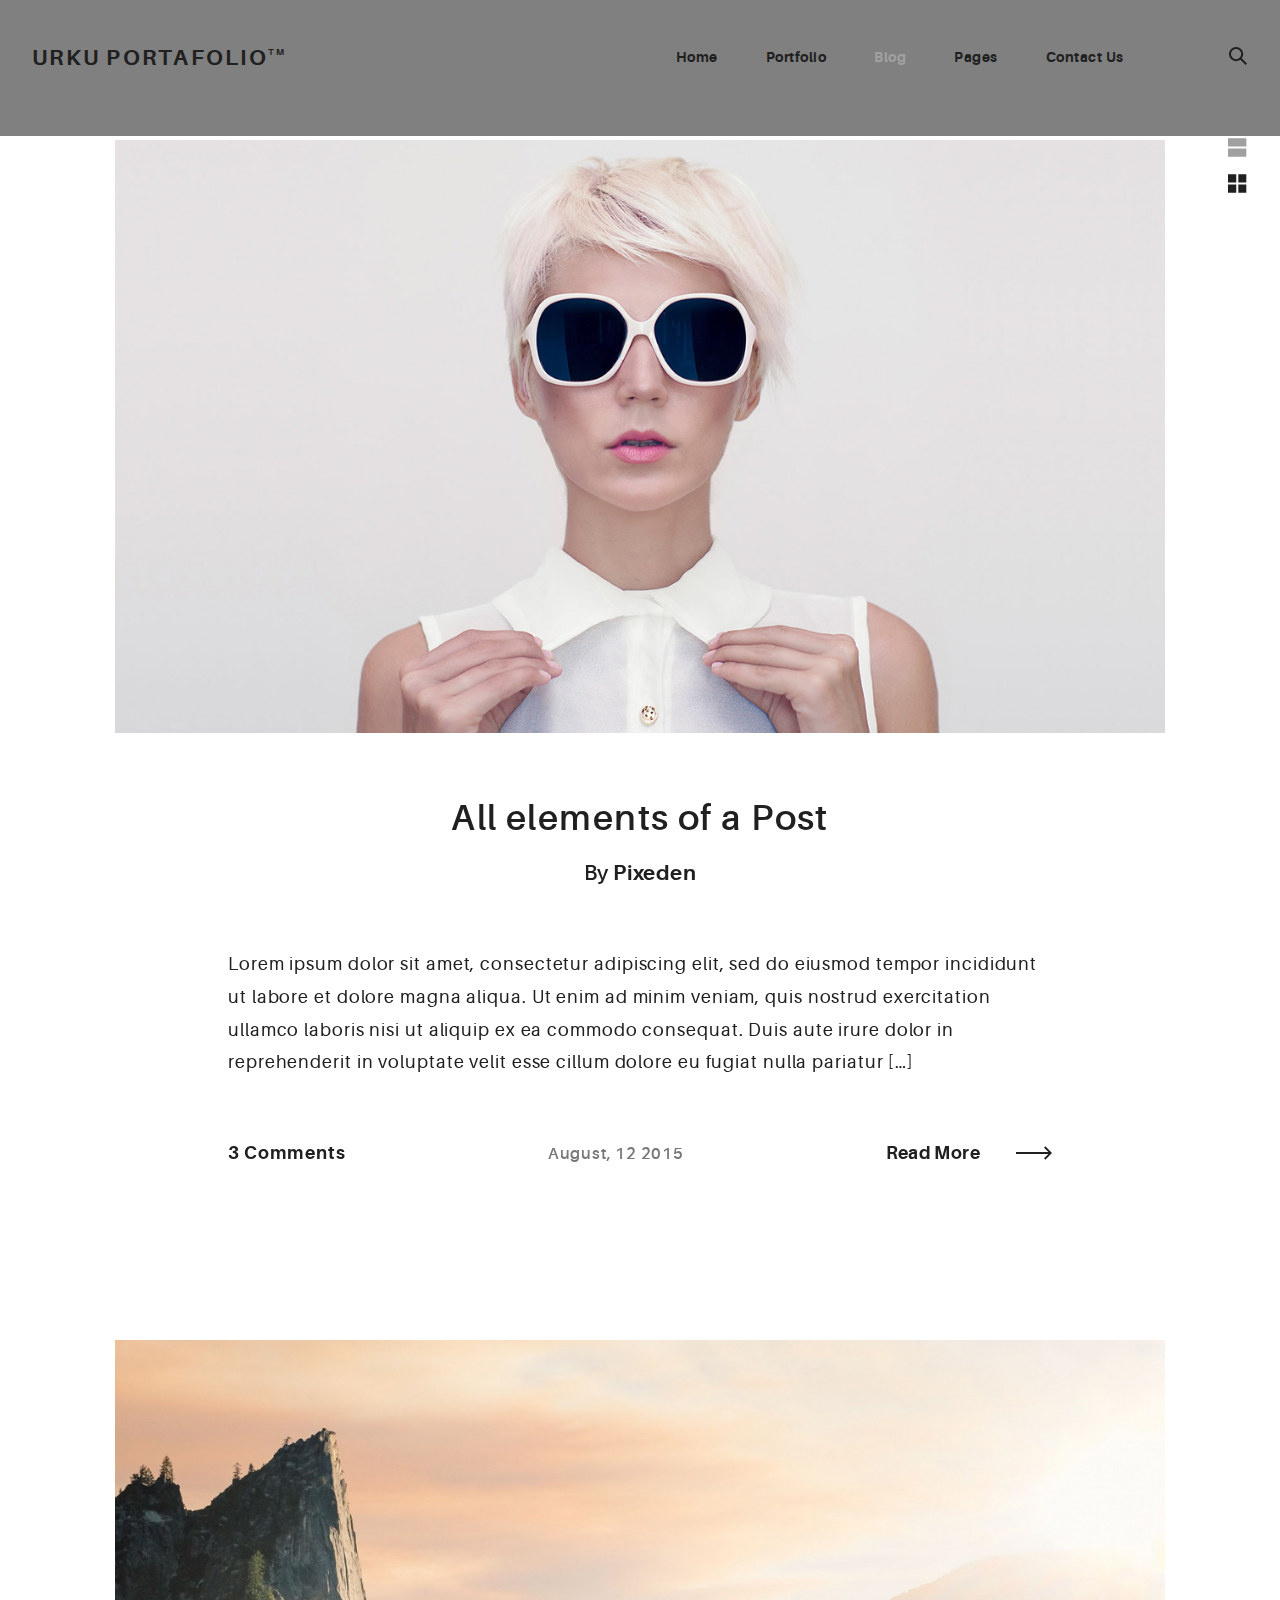
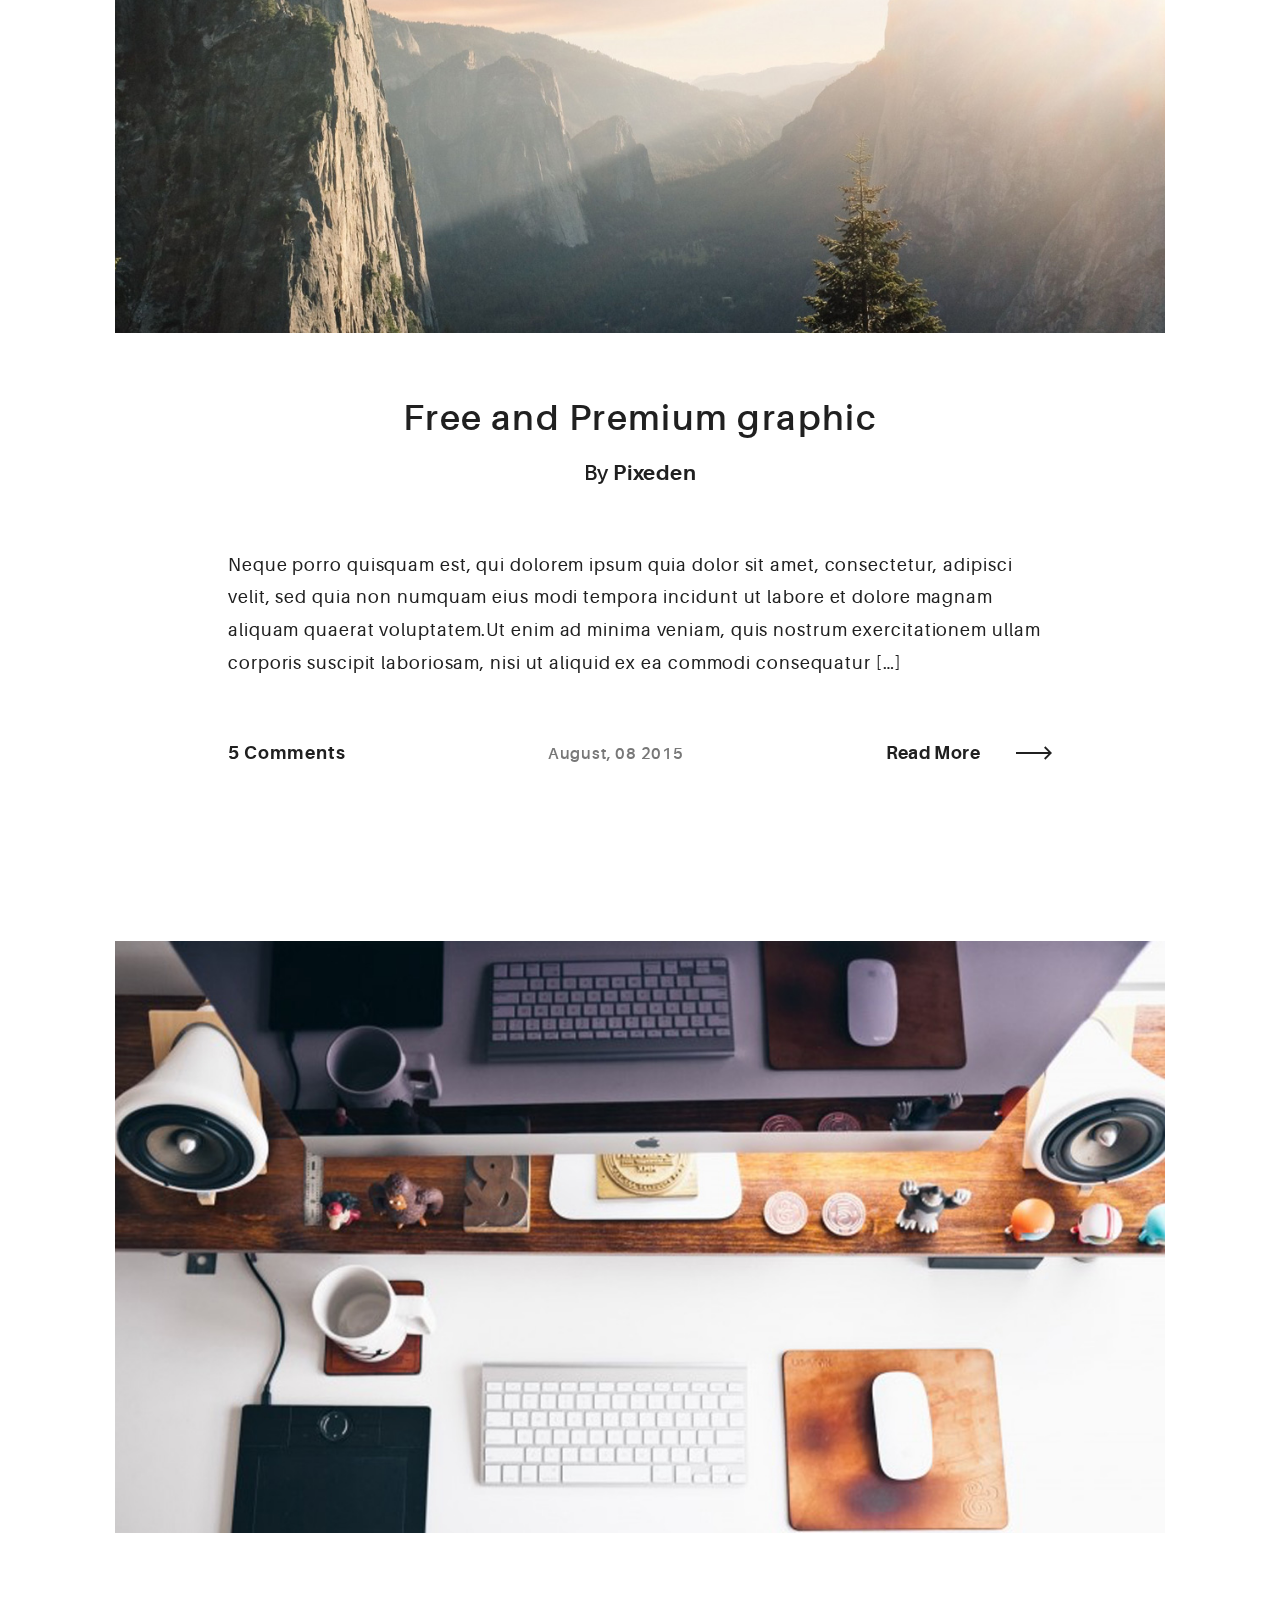
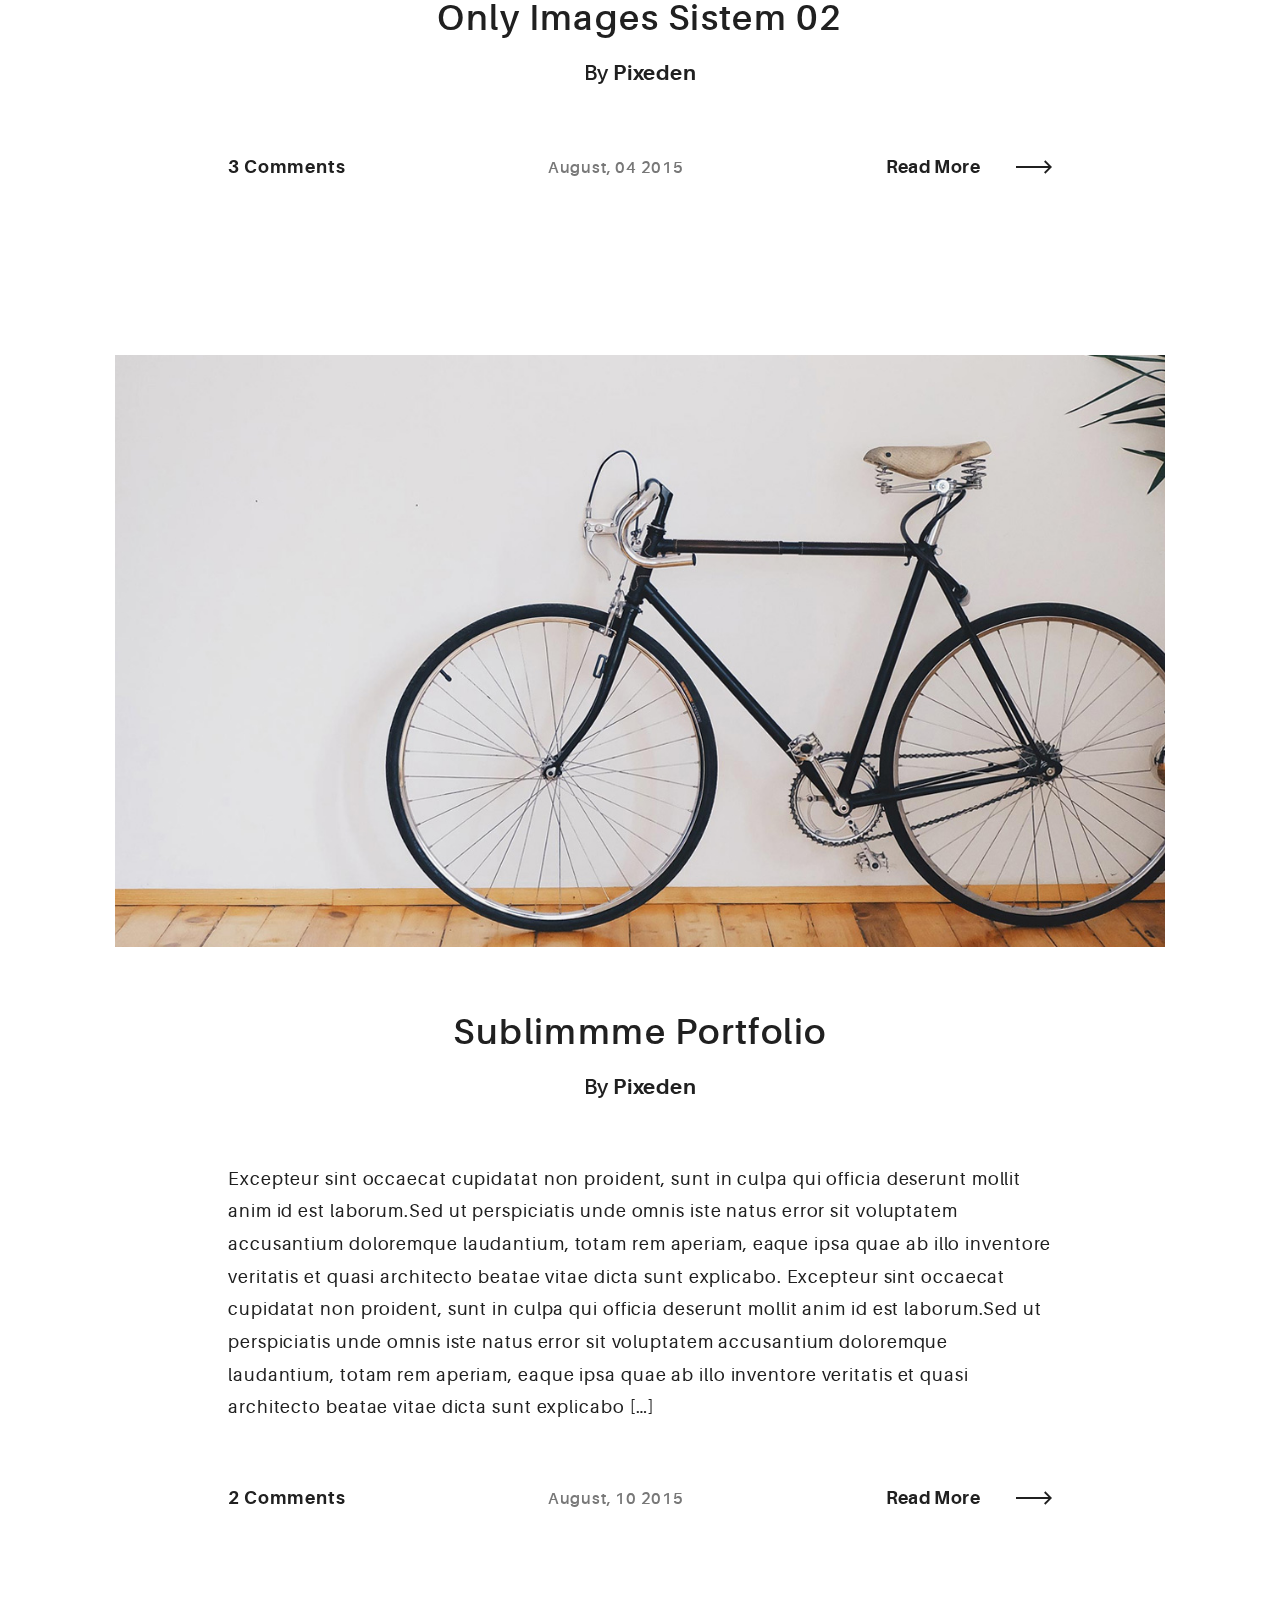
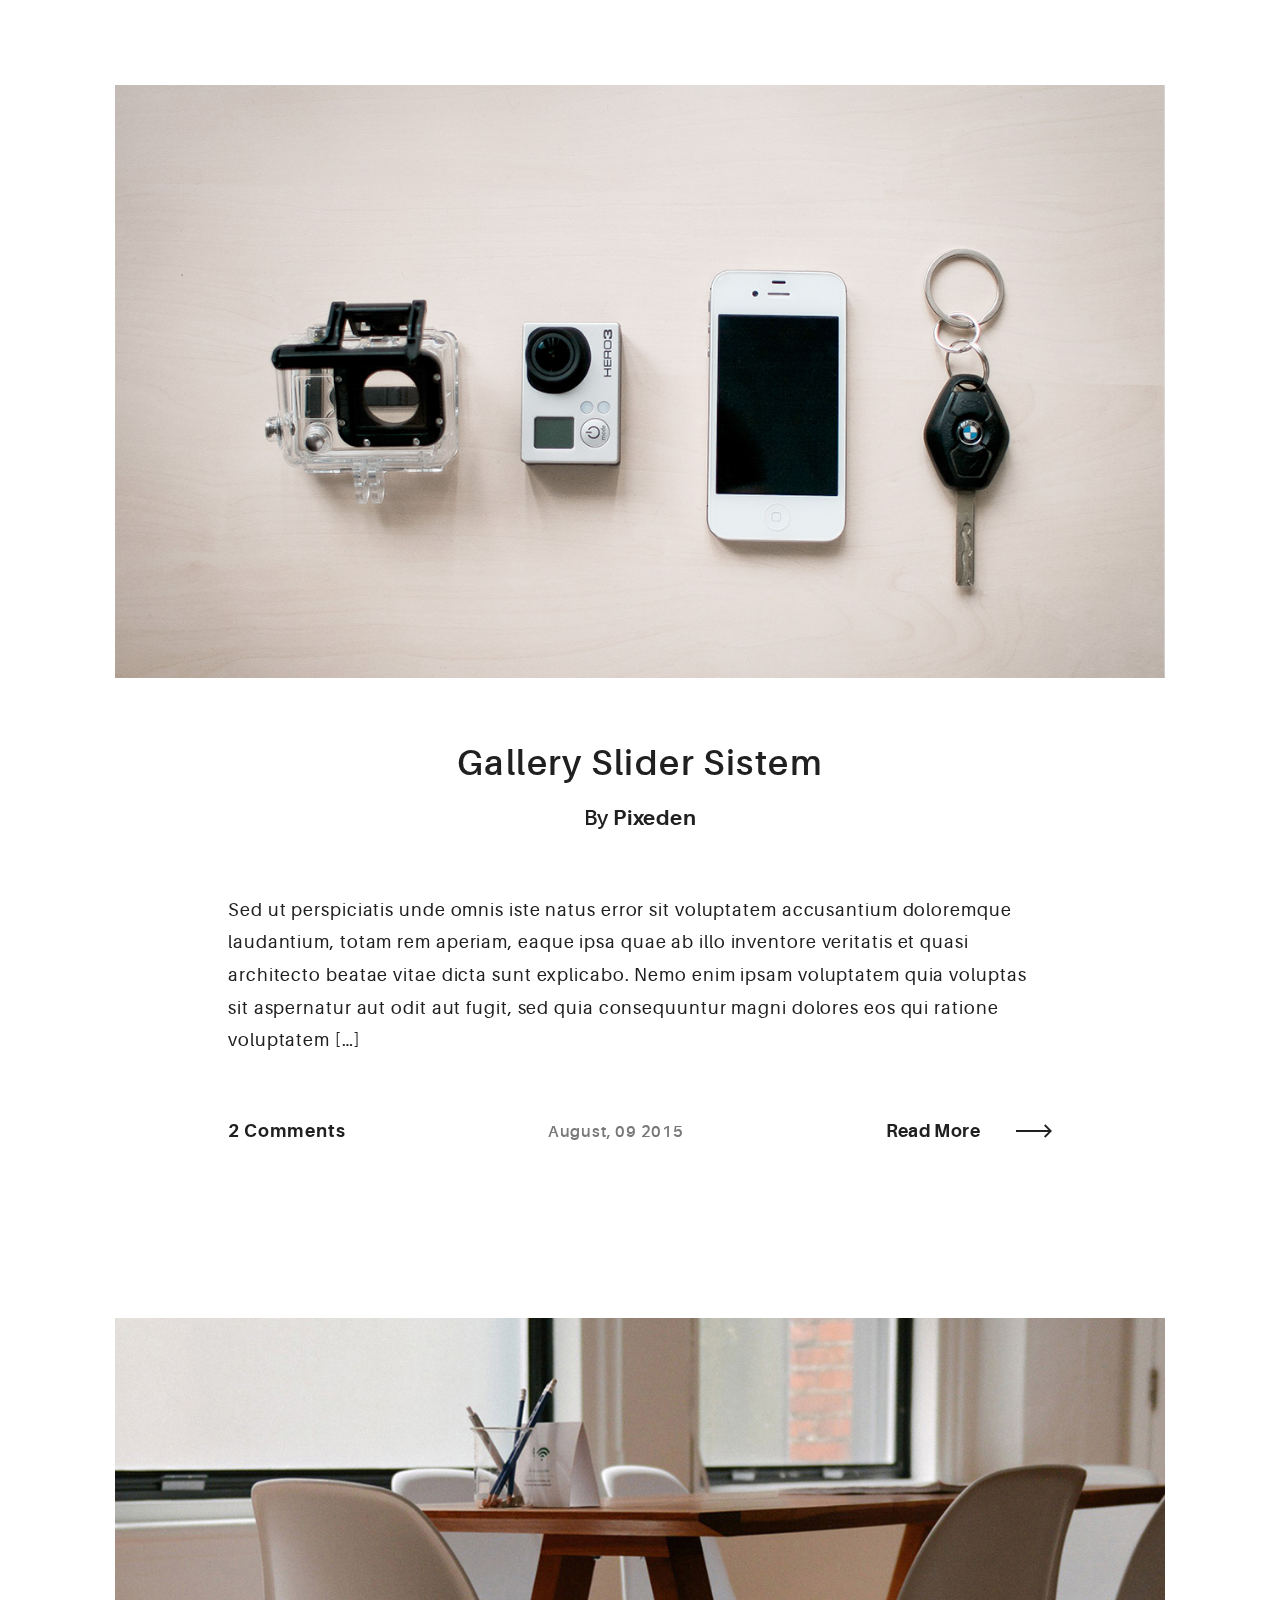
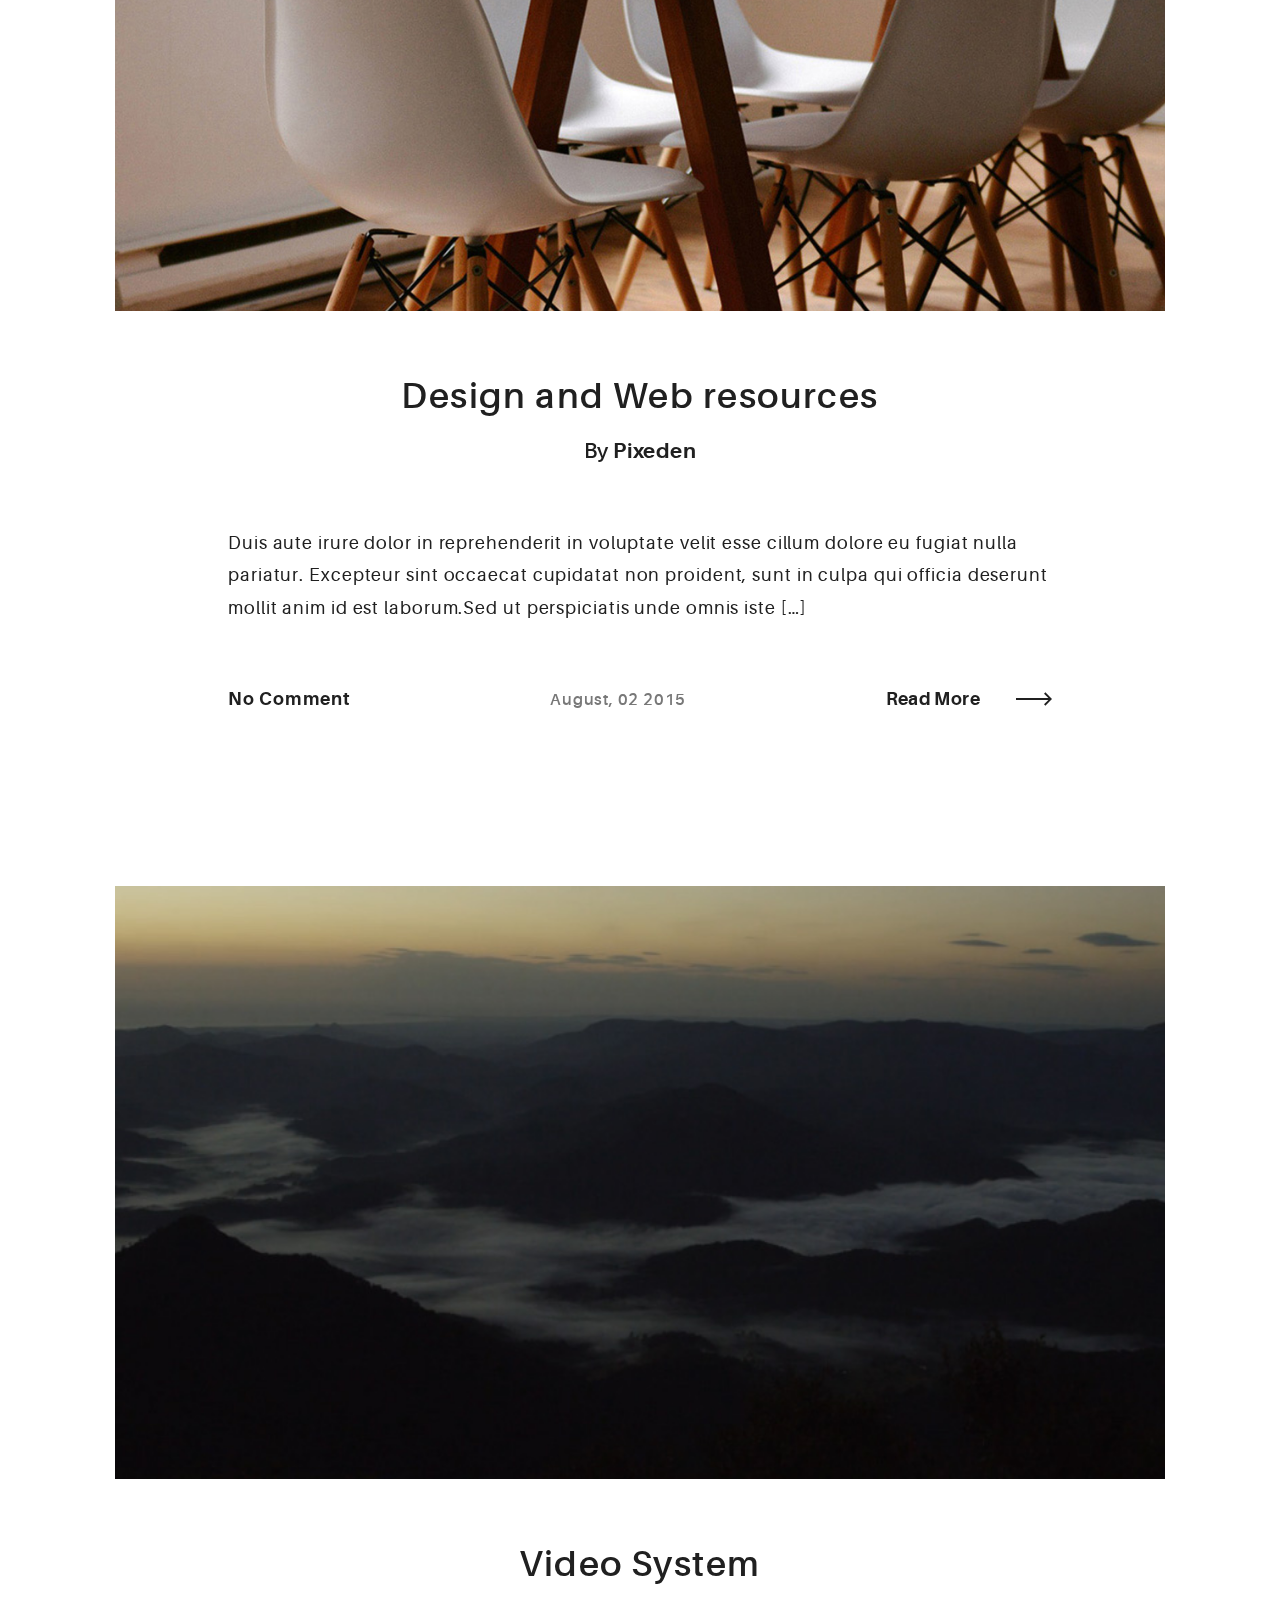
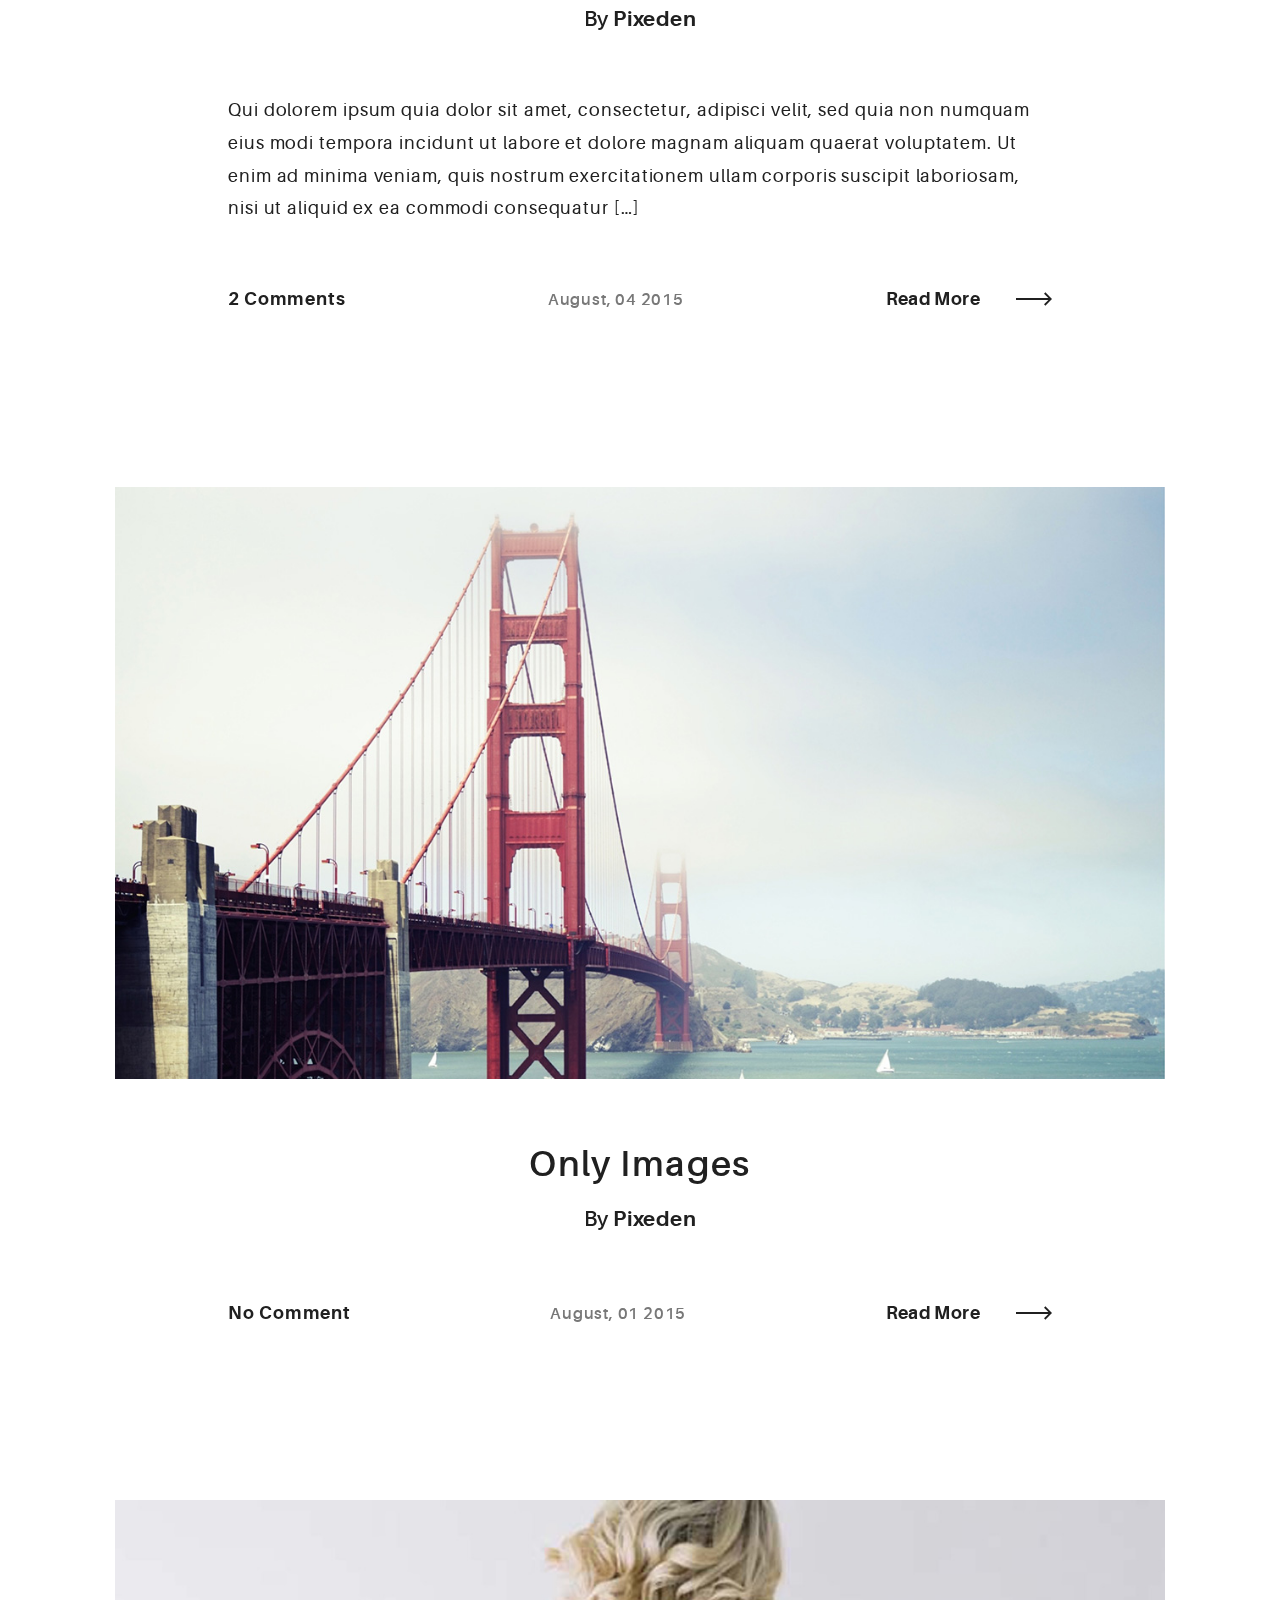
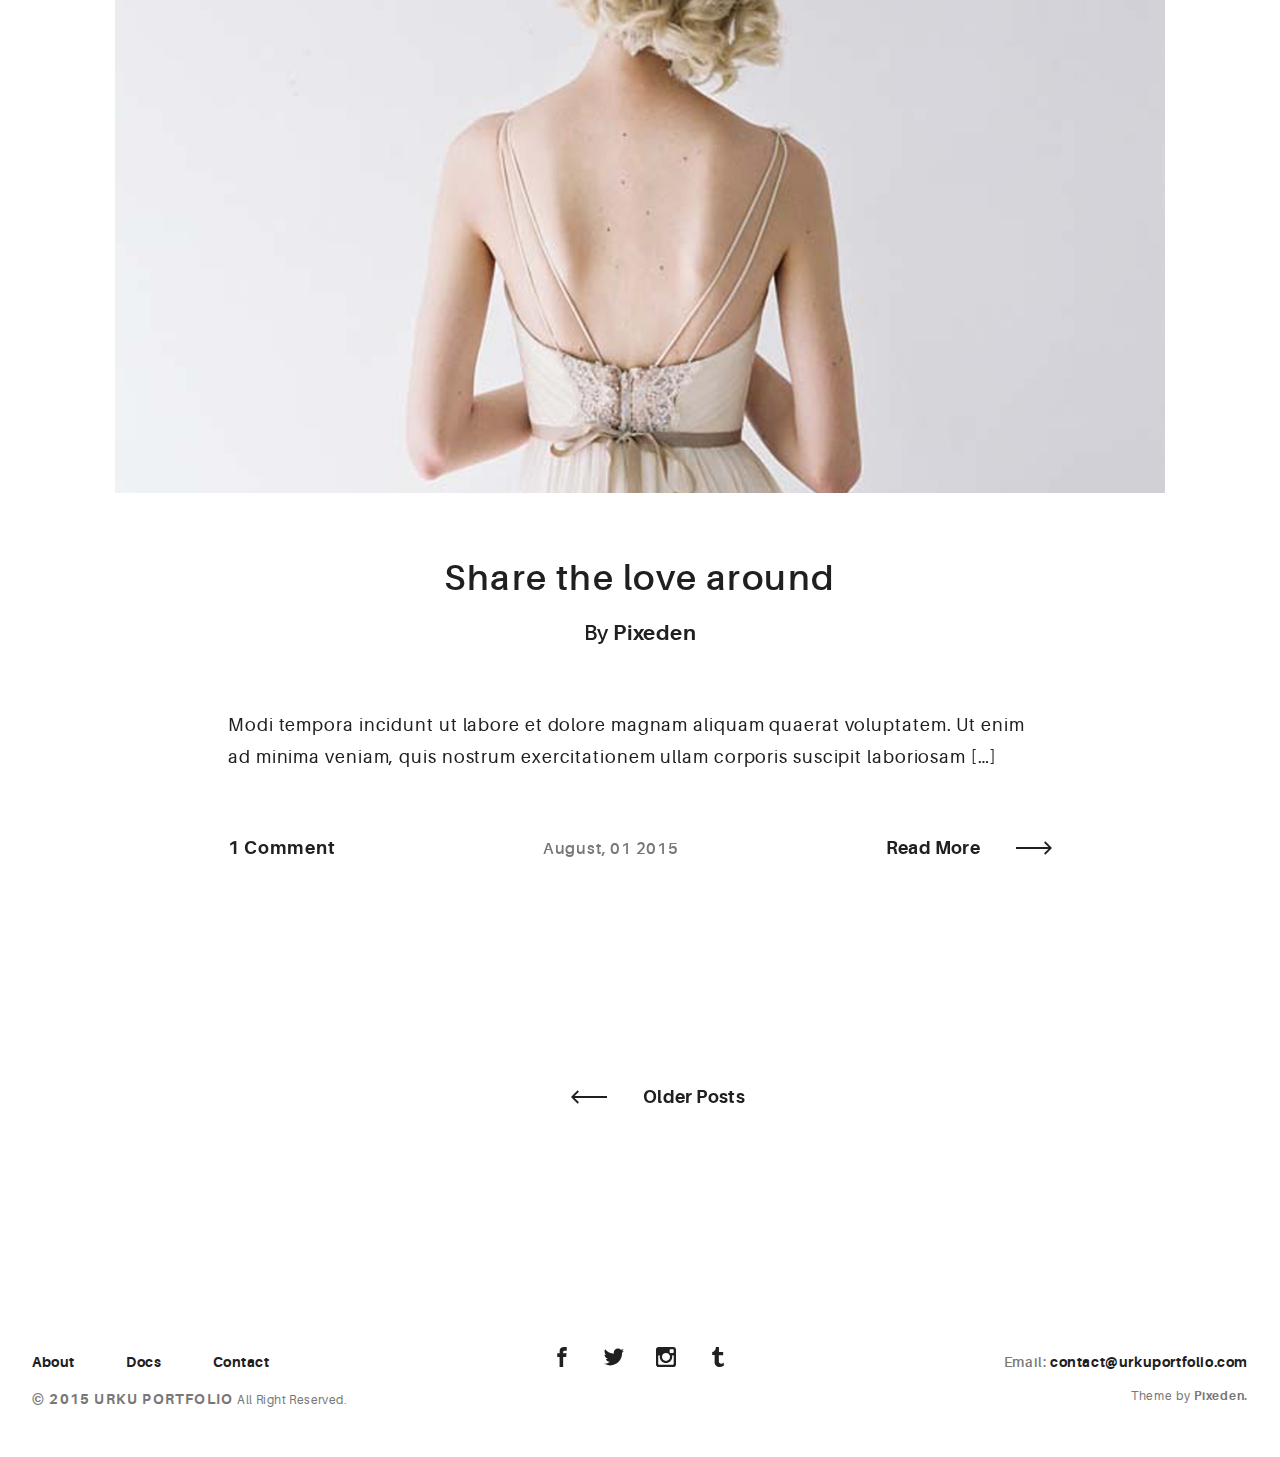
<file: blog.html>
<!DOCTYPE html>
<html>
  <head>
    <meta name="viewport" content="width=device-width, initial-scale=1.0">
    <meta charset="UTF-8">
    <title>Urku Portfolio :: Pixeden</title>
    <link rel="icon" type="image/svg+xml" href="assets/img/urku-ico.svg">
    <link rel="stylesheet" href="assets/css/aurora-pack.min.css">
    <link rel="stylesheet" href="assets/css/aurora-theme-base.min.css">
    <link rel="stylesheet" href="assets/css/urku.css">
  </head>
  <body class="top-fixed">
    <header class="ae-container-fluid ae-container-fluid--full rk-header ">
      <input type="checkbox" id="mobile-menu" class="rk-mobile-menu">
      <label for="mobile-menu">
        <svg>
          <use xlink:href="assets/img/symbols.svg#bar"></use>
        </svg>
        <svg>
          <use xlink:href="assets/img/symbols.svg#bar"></use>
        </svg>
        <svg>
          <use xlink:href="assets/img/symbols.svg#bar"></use>
        </svg>
      </label>
      <div class="ae-container-fluid rk-topbar">
        <h1 class="rk-logo"><a href="index.html">urku portafolio<sup>tm</sup></a></h1>
        <nav class="rk-navigation">
          <ul class="rk-menu">
            <li class="rk-menu__item"><a href="index.html" class="rk-menu__link">Home</a>
            </li>
            <li class="rk-menu__item"><a href="portfolio.html" class="rk-menu__link">Portfolio</a>
              <nav class="rk-menu__sub">
                <ul class="rk-container">
                  <li class="rk-menu__item"><a href="portfolio.html" class="rk-menu__link">Flex</a></li>
                  <li class="rk-menu__item"><a href="portfolio-alt.html" class="rk-menu__link">Switch</a></li>
                  <li class="rk-menu__item"><a href="portfolio-raw.html" class="rk-menu__link">Static</a></li>
                  <li class="rk-menu__item"><a href="portfolio-masonry.html" class="rk-menu__link">Masonry</a></li>
                </ul>
              </nav>
            </li>
            <li class="active rk-menu__item"><a href="blog.html" class="rk-menu__link">Blog</a>
            </li>
            <li class="rk-menu__item"><a href="#0" class="rk-menu__link">Pages</a>
              <nav class="rk-menu__sub">
                <ul class="rk-container">
                  <li class="rk-menu__item"><a href="about.html" class="rk-menu__link">About</a></li>
                  <li class="rk-menu__item"><a href="documentation.html" class="rk-menu__link">Documentation</a></li>
                  <li class="rk-menu__item"><a href="design-styles.html" class="rk-menu__link">Design Styles</a></li>
                </ul>
              </nav>
            </li>
            <li class="rk-menu__item"><a href="contact.html" class="rk-menu__link">Contact Us</a>
            </li>
          </ul>
          <form class="rk-search">
            <input type="text" placeholder="Search" id="urku-search" class="rk-search-field">
            <label for="urku-search">
              <svg>
                <use xlink:href="assets/img/symbols.svg#icon-search"></use>
              </svg>
            </label>
          </form>
        </nav>
      </div>
    </header>
    <section class="ae-container-fluid rk-main">
      <input type="radio" name="layout-ctrl" checked id="layout-base" class="layout-ctrl-input">
      <div class="ae-container-fluid rk-layout-ctrl-cont">
        <label for="layout-base" class="rk-layout-ctrl">
          <svg>
            <use xlink:href="assets/img/symbols.svg#icon-view-full"></use>
          </svg>
        </label>
      </div>
      <input type="radio" name="layout-ctrl" id="layout-grid" class="layout-ctrl-input">
      <div class="ae-container-fluid rk-layout-ctrl-cont">
        <label for="layout-grid" class="rk-layout-ctrl">
          <svg>
            <use xlink:href="assets/img/symbols.svg#icon-view-alt"></use>
          </svg>
        </label>
      </div>
      <div class="rk-layout-ctrl-mobile  layout-blog">
        <svg viewBox="0 0 9 9" class="layout-mob-1">
          <rect width="100%" height="100%" fill="currentColor"></rect>
        </svg>
        <svg viewBox="0 0 9 9" class="layout-mob-2">
          <rect width="100%" height="100%" fill="currentColor"></rect>
        </svg>
        <svg viewBox="0 0 9 9" class="layout-mob-3">
          <rect width="100%" height="100%" fill="currentColor"></rect>
        </svg>
        <svg viewBox="0 0 9 9" class="layout-mob-4">
          <rect width="100%" height="100%" fill="currentColor"></rect>
        </svg>
      </div>
      <section class="ae-container-fluid ae-container-fluid--inner rk-blog">
        <div class="rk-blog__items">
          <div class="rk-blog__item">
            <div class="post-img post-1 rk-landscape-alt rk-tosquare">
              <div class="item-meta">
                <p><a href="blog-post.html" class="arrow-button">Read More<span class="arrow-cont">
                      <svg>
                        <use xlink:href="assets/img/symbols.svg#arrow"></use>
                      </svg></span></a></p>
              </div>
            </div>
            <div class="blog-info">
              <h2 class="blog-info__title"> <a href="blog-post.html">All elements of a Post</a></h2>
              <h5 class="blog-info__author">By <a href="blog-post.html" class="ae-u-bolder">Pixeden</a></h5>
              <p class="blog-info__excerpt">Lorem ipsum dolor sit amet, consectetur adipiscing elit, sed do eiusmod tempor incididunt ut labore et dolore magna aliqua. Ut enim ad minim veniam, quis nostrud exercitation ullamco laboris nisi ut aliquip ex ea commodo consequat. Duis aute irure dolor <span>in reprehenderit in voluptate velit esse cillum dolore eu fugiat nulla pariatur</span></p>
            </div>
            <div class="blog-meta"><a href="blog-post.html" class="ae-u-bolder blog-meta__comments">3 Comments</a><span class="ae-kappa ae-u-bold blog-meta__date">August, 12 2015</span><a href="#0" class="arrow-button blog-meta__read-more">Read More<span class="arrow-cont">
                  <svg>
                    <use xlink:href="assets/img/symbols.svg#arrow"></use>
                  </svg></span></a></div>
          </div>
          <div class="rk-blog__item">
            <div class="post-img post-5 rk-landscape-alt rk-toportrait">
              <div class="item-meta">
                <p><a href="blog-post.html" class="arrow-button">Read More<span class="arrow-cont">
                      <svg>
                        <use xlink:href="assets/img/symbols.svg#arrow"></use>
                      </svg></span></a></p>
              </div>
            </div>
            <div class="blog-info">
              <h2 class="blog-info__title"> <a href="blog-post.html"> Free and Premium graphic</a></h2>
              <h5 class="blog-info__author">By <a href="blog-post.html" class="ae-u-bolder">Pixeden</a></h5>
              <p class="blog-info__excerpt">Neque porro quisquam est, qui dolorem ipsum quia dolor sit amet, consectetur, adipisci velit, sed quia non numquam eius modi tempora incidunt ut labore et dolore magnam aliquam quaerat voluptatem.Ut enim ad minima veniam, quis nostrum exercitationem ullam corporis suscipit <span>laboriosam, nisi ut aliquid ex ea commodi consequatur</span></p>
            </div>
            <div class="blog-meta"><a href="blog-post.html" class="ae-u-bolder blog-meta__comments">5 Comments</a><span class="ae-kappa ae-u-bold blog-meta__date">August, 08 2015</span><a href="#0" class="arrow-button blog-meta__read-more">Read More<span class="arrow-cont">
                  <svg>
                    <use xlink:href="assets/img/symbols.svg#arrow"></use>
                  </svg></span></a></div>
          </div>
          <div class="rk-blog__item">
            <div class="post-img post-7 rk-landscape-alt rk-tosquare">
              <div class="item-meta">
                <p><a href="blog-post.html" class="arrow-button">Read More<span class="arrow-cont">
                      <svg>
                        <use xlink:href="assets/img/symbols.svg#arrow"></use>
                      </svg></span></a></p>
              </div>
            </div>
            <div class="blog-info">
              <h2 class="blog-info__title"> <a href="blog-post.html">Only Images Sistem 02</a></h2>
              <h5 class="blog-info__author">By <a href="blog-post.html" class="ae-u-bolder">Pixeden</a></h5>
              <p class="blog-info__excerpt"></p>
            </div>
            <div class="blog-meta"><a href="blog-post.html" class="ae-u-bolder blog-meta__comments">3 Comments</a><span class="ae-kappa ae-u-bold blog-meta__date">August, 04 2015</span><a href="#0" class="arrow-button blog-meta__read-more">Read More<span class="arrow-cont">
                  <svg>
                    <use xlink:href="assets/img/symbols.svg#arrow"></use>
                  </svg></span></a></div>
          </div>
          <div class="rk-blog__item">
            <div class="post-img post-6 rk-landscape-alt rk-toportrait">
              <div class="item-meta">
                <p><a href="blog-post.html" class="arrow-button">Read More<span class="arrow-cont">
                      <svg>
                        <use xlink:href="assets/img/symbols.svg#arrow"></use>
                      </svg></span></a></p>
              </div>
            </div>
            <div class="blog-info">
              <h2 class="blog-info__title"> <a href="blog-post.html">Sublimmme Portfolio</a></h2>
              <h5 class="blog-info__author">By <a href="blog-post.html" class="ae-u-bolder">Pixeden</a></h5>
              <p class="blog-info__excerpt">Excepteur sint occaecat cupidatat non proident, sunt in culpa qui officia deserunt mollit anim id est laborum.Sed ut perspiciatis unde omnis iste natus error sit voluptatem accusantium doloremque laudantium, totam rem aperiam, eaque ipsa quae ab illo inventore veritatis et <span>quasi architecto beatae vitae dicta sunt explicabo. Excepteur sint occaecat cupidatat non proident, sunt in culpa qui officia deserunt mollit anim id est laborum.Sed ut perspiciatis unde omnis iste natus error sit voluptatem accusantium doloremque laudantium, totam rem aperiam, eaque ipsa quae ab illo inventore veritatis et quasi architecto beatae vitae dicta sunt explicabo</span></p>
            </div>
            <div class="blog-meta"><a href="blog-post.html" class="ae-u-bolder blog-meta__comments">2 Comments</a><span class="ae-kappa ae-u-bold blog-meta__date">August, 10 2015</span><a href="#0" class="arrow-button blog-meta__read-more">Read More<span class="arrow-cont">
                  <svg>
                    <use xlink:href="assets/img/symbols.svg#arrow"></use>
                  </svg></span></a></div>
          </div>
          <div class="rk-blog__item">
            <div class="post-img post-2 rk-landscape-alt rk-tosquare">
              <div class="item-meta">
                <p><a href="blog-post.html" class="arrow-button">Read More<span class="arrow-cont">
                      <svg>
                        <use xlink:href="assets/img/symbols.svg#arrow"></use>
                      </svg></span></a></p>
              </div>
            </div>
            <div class="blog-info">
              <h2 class="blog-info__title"> <a href="blog-post.html">Gallery Slider Sistem</a></h2>
              <h5 class="blog-info__author">By <a href="blog-post.html" class="ae-u-bolder">Pixeden</a></h5>
              <p class="blog-info__excerpt">Sed ut perspiciatis unde omnis iste natus error sit voluptatem accusantium doloremque laudantium, totam rem aperiam, eaque ipsa quae ab illo inventore veritatis et quasi architecto beatae vitae dicta sunt explicabo. Nemo enim ipsam voluptatem quia voluptas sit aspernatur aut <span>odit aut fugit, sed quia consequuntur magni dolores eos qui ratione voluptatem</span></p>
            </div>
            <div class="blog-meta"><a href="blog-post.html" class="ae-u-bolder blog-meta__comments">2 Comments</a><span class="ae-kappa ae-u-bold blog-meta__date">August, 09 2015</span><a href="#0" class="arrow-button blog-meta__read-more">Read More<span class="arrow-cont">
                  <svg>
                    <use xlink:href="assets/img/symbols.svg#arrow"></use>
                  </svg></span></a></div>
          </div>
          <div class="rk-blog__item">
            <div class="post-img post-8 rk-landscape-alt rk-tosquare">
              <div class="item-meta">
                <p><a href="blog-post.html" class="arrow-button">Read More<span class="arrow-cont">
                      <svg>
                        <use xlink:href="assets/img/symbols.svg#arrow"></use>
                      </svg></span></a></p>
              </div>
            </div>
            <div class="blog-info">
              <h2 class="blog-info__title"> <a href="blog-post.html">Design and Web resources</a></h2>
              <h5 class="blog-info__author">By <a href="blog-post.html" class="ae-u-bolder">Pixeden</a></h5>
              <p class="blog-info__excerpt">Duis aute irure dolor in reprehenderit in voluptate velit esse cillum dolore eu fugiat nulla pariatur. Excepteur sint occaecat cupidatat non proident, sunt in culpa qui officia deserunt mollit anim id est laborum.Sed ut perspiciatis unde omnis iste</p>
            </div>
            <div class="blog-meta"><a href="blog-post.html" class="ae-u-bolder blog-meta__comments">No Comment</a><span class="ae-kappa ae-u-bold blog-meta__date">August, 02 2015</span><a href="#0" class="arrow-button blog-meta__read-more">Read More<span class="arrow-cont">
                  <svg>
                    <use xlink:href="assets/img/symbols.svg#arrow"></use>
                  </svg></span></a></div>
          </div>
          <div class="rk-blog__item">
            <div class="post-img post-3 rk-landscape-alt rk-tosquare">
              <div class="item-meta">
                <p><a href="blog-post.html" class="arrow-button">Read More<span class="arrow-cont">
                      <svg>
                        <use xlink:href="assets/img/symbols.svg#arrow"></use>
                      </svg></span></a></p>
              </div>
            </div>
            <div class="blog-info">
              <h2 class="blog-info__title"> <a href="blog-post.html">Video System</a></h2>
              <h5 class="blog-info__author">By <a href="blog-post.html" class="ae-u-bolder">Pixeden</a></h5>
              <p class="blog-info__excerpt">Qui dolorem ipsum quia dolor sit amet, consectetur, adipisci velit, sed quia non numquam eius modi tempora incidunt ut labore et dolore magnam aliquam quaerat voluptatem. Ut enim ad minima veniam, quis nostrum exercitationem ullam corporis suscipit laboriosam, nisi ut <span>aliquid ex ea commodi consequatur</span></p>
            </div>
            <div class="blog-meta"><a href="blog-post.html" class="ae-u-bolder blog-meta__comments">2 Comments</a><span class="ae-kappa ae-u-bold blog-meta__date">August, 04 2015</span><a href="#0" class="arrow-button blog-meta__read-more">Read More<span class="arrow-cont">
                  <svg>
                    <use xlink:href="assets/img/symbols.svg#arrow"></use>
                  </svg></span></a></div>
          </div>
          <div class="rk-blog__item">
            <div class="post-img post-4 rk-landscape-alt rk-tosquare">
              <div class="item-meta">
                <p><a href="blog-post.html" class="arrow-button">Read More<span class="arrow-cont">
                      <svg>
                        <use xlink:href="assets/img/symbols.svg#arrow"></use>
                      </svg></span></a></p>
              </div>
            </div>
            <div class="blog-info">
              <h2 class="blog-info__title"> <a href="blog-post.html">Only Images</a></h2>
              <h5 class="blog-info__author">By <a href="blog-post.html" class="ae-u-bolder">Pixeden</a></h5>
              <p class="blog-info__excerpt"></p>
            </div>
            <div class="blog-meta"><a href="blog-post.html" class="ae-u-bolder blog-meta__comments">No Comment</a><span class="ae-kappa ae-u-bold blog-meta__date">August, 01 2015</span><a href="#0" class="arrow-button blog-meta__read-more">Read More<span class="arrow-cont">
                  <svg>
                    <use xlink:href="assets/img/symbols.svg#arrow"></use>
                  </svg></span></a></div>
          </div>
          <div class="rk-blog__item">
            <div class="post-img post-9 rk-landscape-alt rk-toportrait">
              <div class="item-meta">
                <p><a href="blog-post.html" class="arrow-button">Read More<span class="arrow-cont">
                      <svg>
                        <use xlink:href="assets/img/symbols.svg#arrow"></use>
                      </svg></span></a></p>
              </div>
            </div>
            <div class="blog-info">
              <h2 class="blog-info__title"> <a href="blog-post.html">Share the love around</a></h2>
              <h5 class="blog-info__author">By <a href="blog-post.html" class="ae-u-bolder">Pixeden</a></h5>
              <p class="blog-info__excerpt">Modi tempora incidunt ut labore et dolore magnam aliquam quaerat voluptatem. Ut enim ad minima veniam, quis nostrum exercitationem ullam corporis suscipit laboriosam</p>
            </div>
            <div class="blog-meta"><a href="blog-post.html" class="ae-u-bolder blog-meta__comments">1 Comment</a><span class="ae-kappa ae-u-bold blog-meta__date">August, 01 2015</span><a href="#0" class="arrow-button blog-meta__read-more">Read More<span class="arrow-cont">
                  <svg>
                    <use xlink:href="assets/img/symbols.svg#arrow"></use>
                  </svg></span></a></div>
          </div>
        </div>
      </section>
      <div class="ae-container-fluid au-pb-4 group-buttons"><a href="#0" class="arrow-button arrow-button--reverse arrow-button--center">Older Posts
          <div class="arrow-cont arrow-cont-rev">
            <svg>
              <use xlink:href="assets/img/symbols.svg#arrow"></use>
            </svg>
          </div></a></div>
    </section>
    <footer class="ae-container-fluid rk-footer ">
      <div class="ae-grid ae-grid--collapse">
        <div class="ae-grid__item item-lg-4 au-xs-ta-center au-lg-ta-left">
          <ul class="rk-menu rk-footer-menu">
            <li class="rk-menu__item"><a href="about.html" class="rk-menu__link">About</a>
            </li>
            <li class="rk-menu__item"><a href="documentation.html" class="rk-menu__link">Docs</a>
            </li>
            <li class="rk-menu__item"><a href="contact.html" class="rk-menu__link">Contact</a>
            </li>
          </ul>
          <p class="rk-footer__text rk-footer__copy "> <span class="ae-u-bold">© </span><span class="ae-u-bolder">2015 URKU PORTFOLIO </span>All Right Reserved.</p>
        </div>
        <div class="ae-grid__item item-lg-4 au-xs-ta-center"><a href="#0" class="rk-social-btn ">
            <svg>
              <use xlink:href="assets/img/symbols.svg#icon-facebook"></use>
            </svg></a><a href="#0" class="rk-social-btn ">
            <svg>
              <use xlink:href="assets/img/symbols.svg#icon-twitter"></use>
            </svg></a><a href="#0" class="rk-social-btn ">
            <svg>
              <use xlink:href="assets/img/symbols.svg#icon-pinterest"></use>
            </svg></a><a href="#0" class="rk-social-btn ">
            <svg>
              <use xlink:href="assets/img/symbols.svg#icon-tumblr"></use>
            </svg></a></div>
        <div class="ae-grid__item item-lg-4 au-xs-ta-center au-lg-ta-right">
          <p class="rk-footer__text rk-footer__contact "> <span class="ae-u-bold">Email: </span><span class="ae-u-bolder"> <a href="#0" class="rk-dark-color ">contact@urkuportfolio.com </a></span></p>
          <p class="rk-footer__text rk-footer__by">Theme by <a href="http://pixeden.com" class="ae-u-bolder">Pixeden.</a></p>
        </div>
      </div>
    </footer>
    <script src="assets/js/svg4everybody.min.js"></script>
    <script>svg4everybody();</script>
  </body>
</html>
</file>
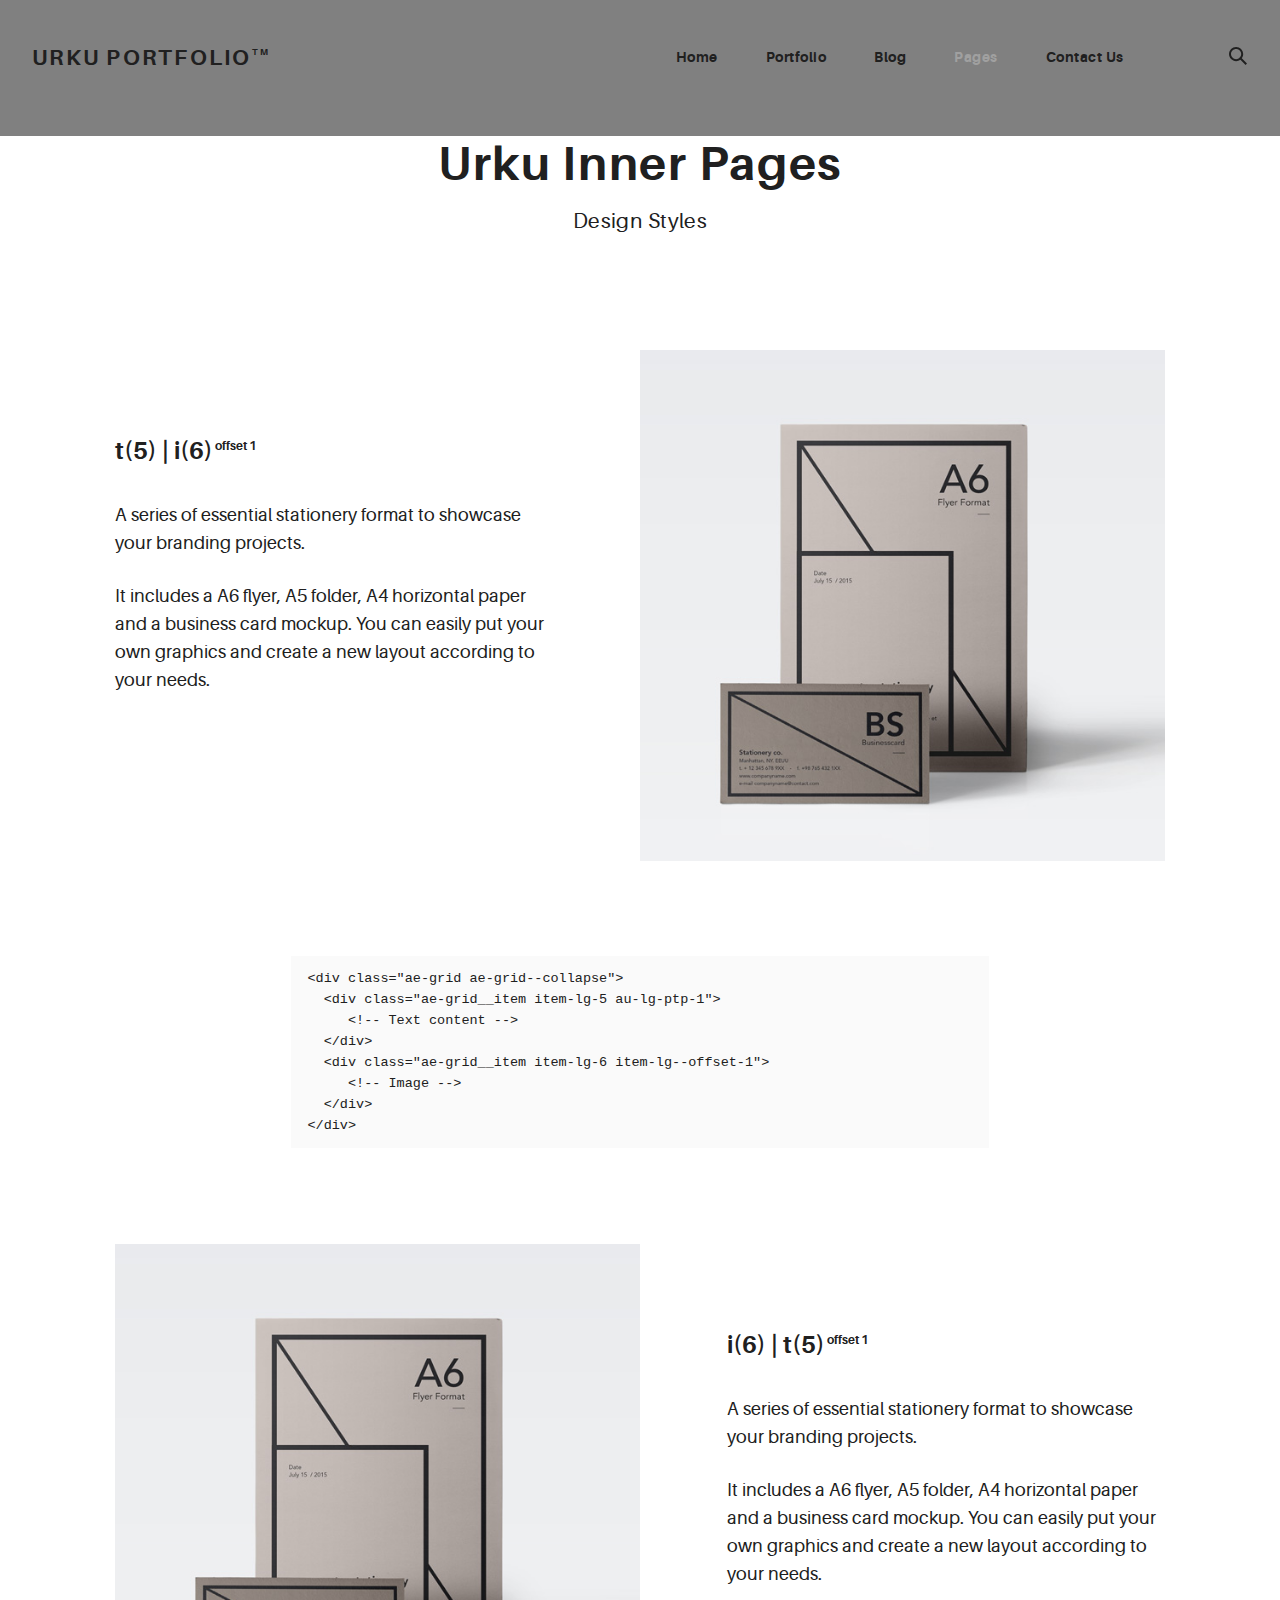
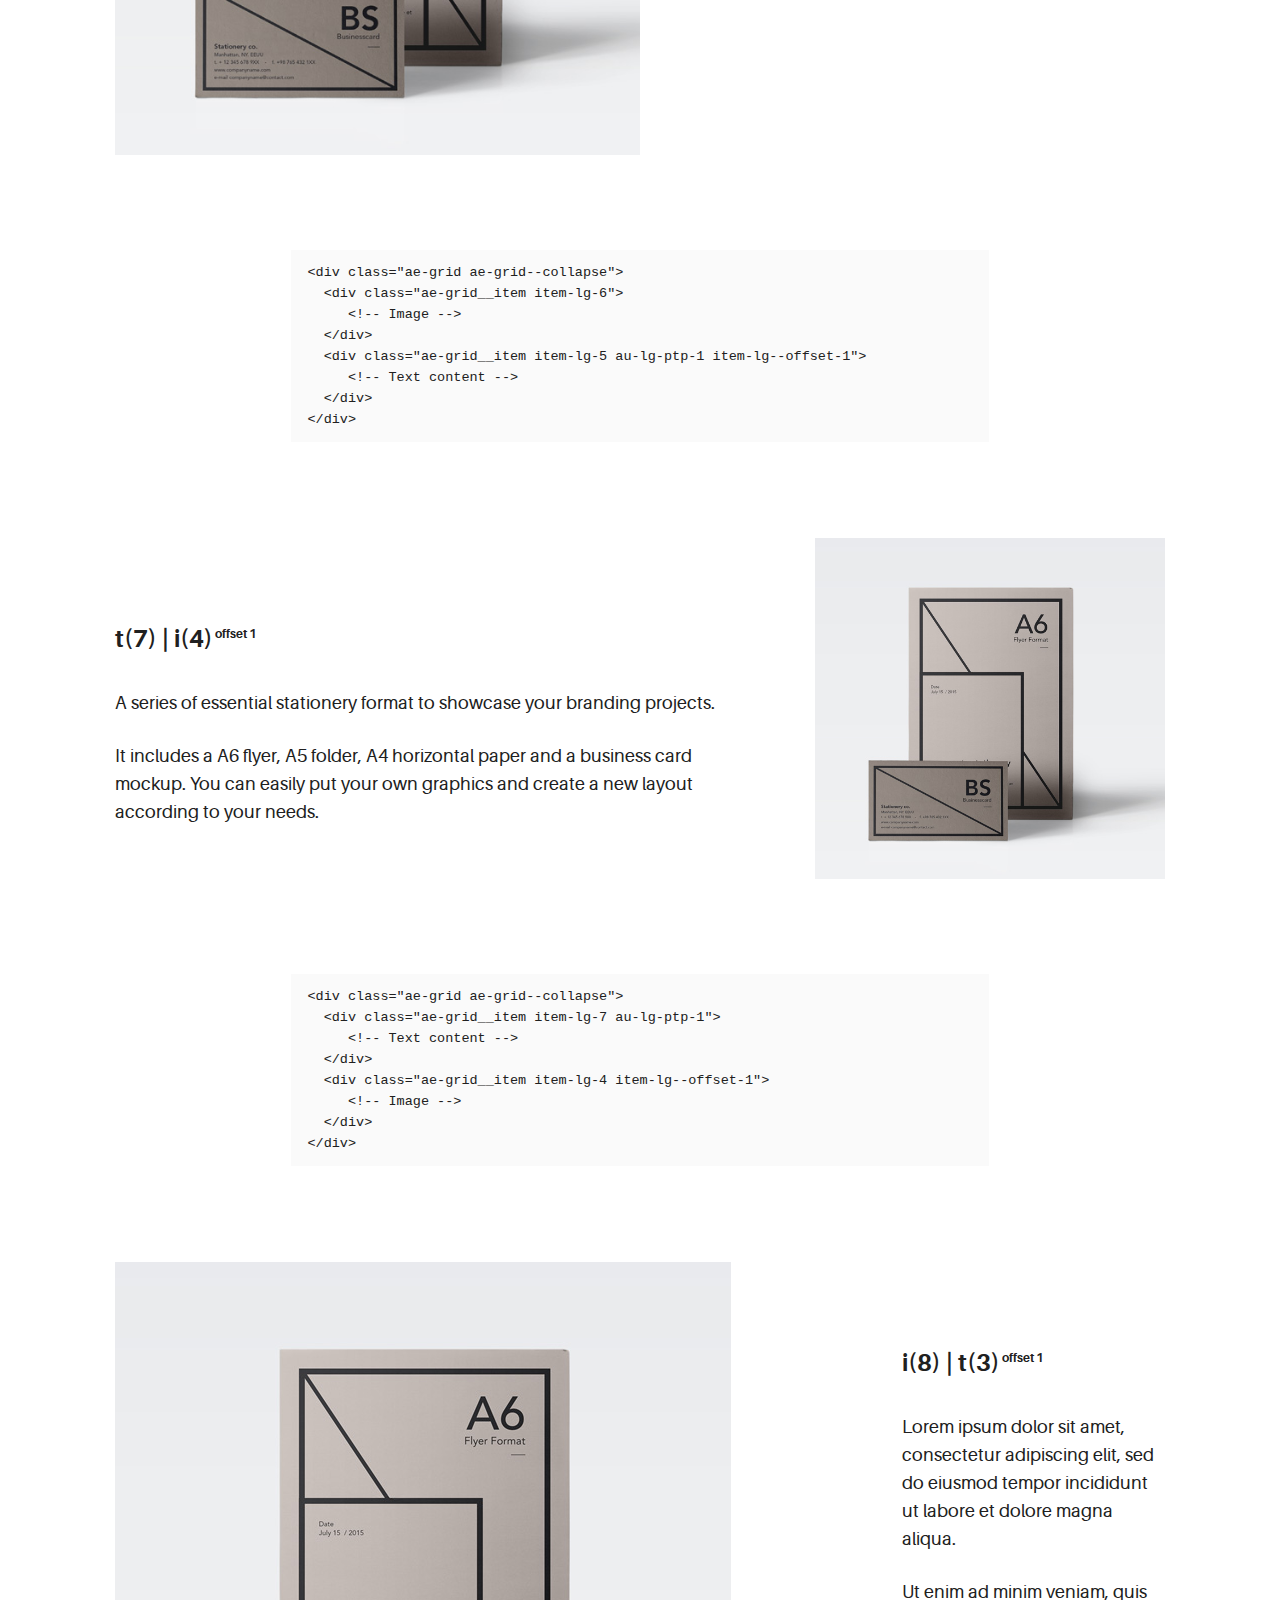
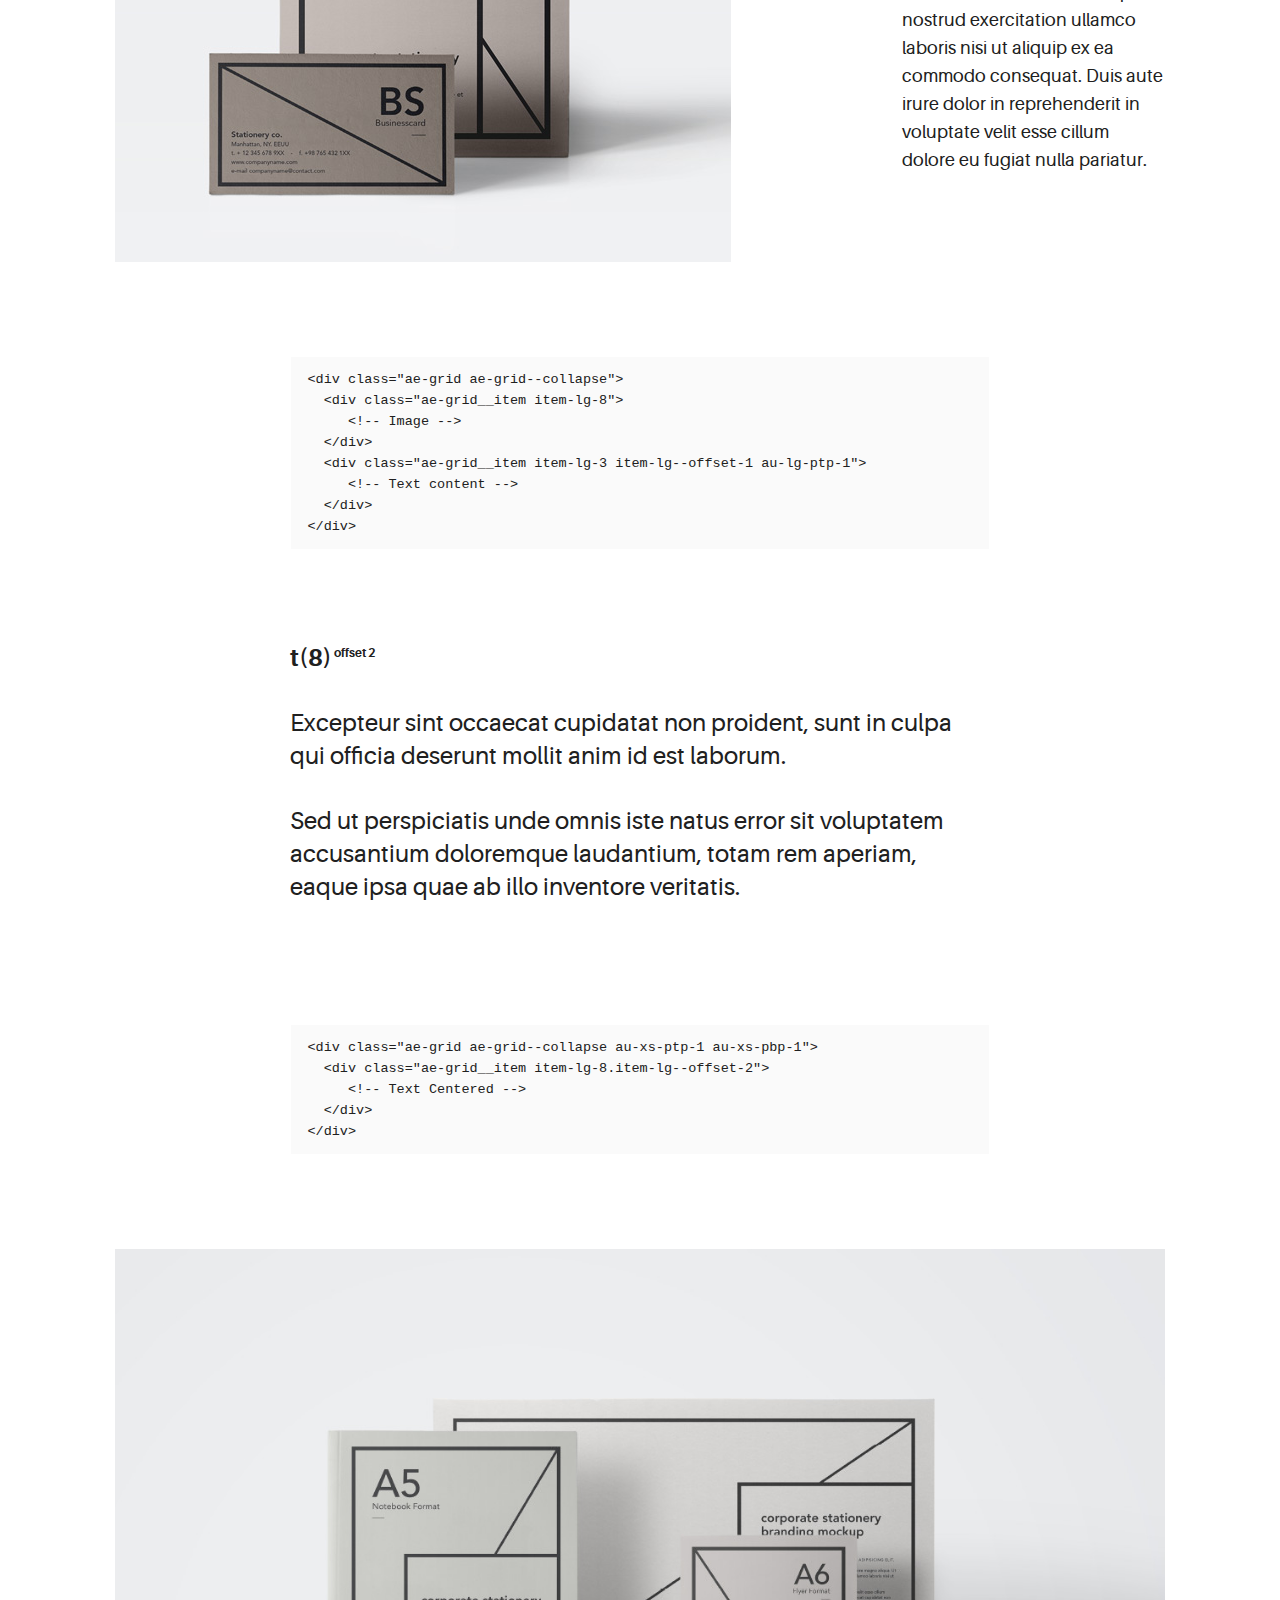
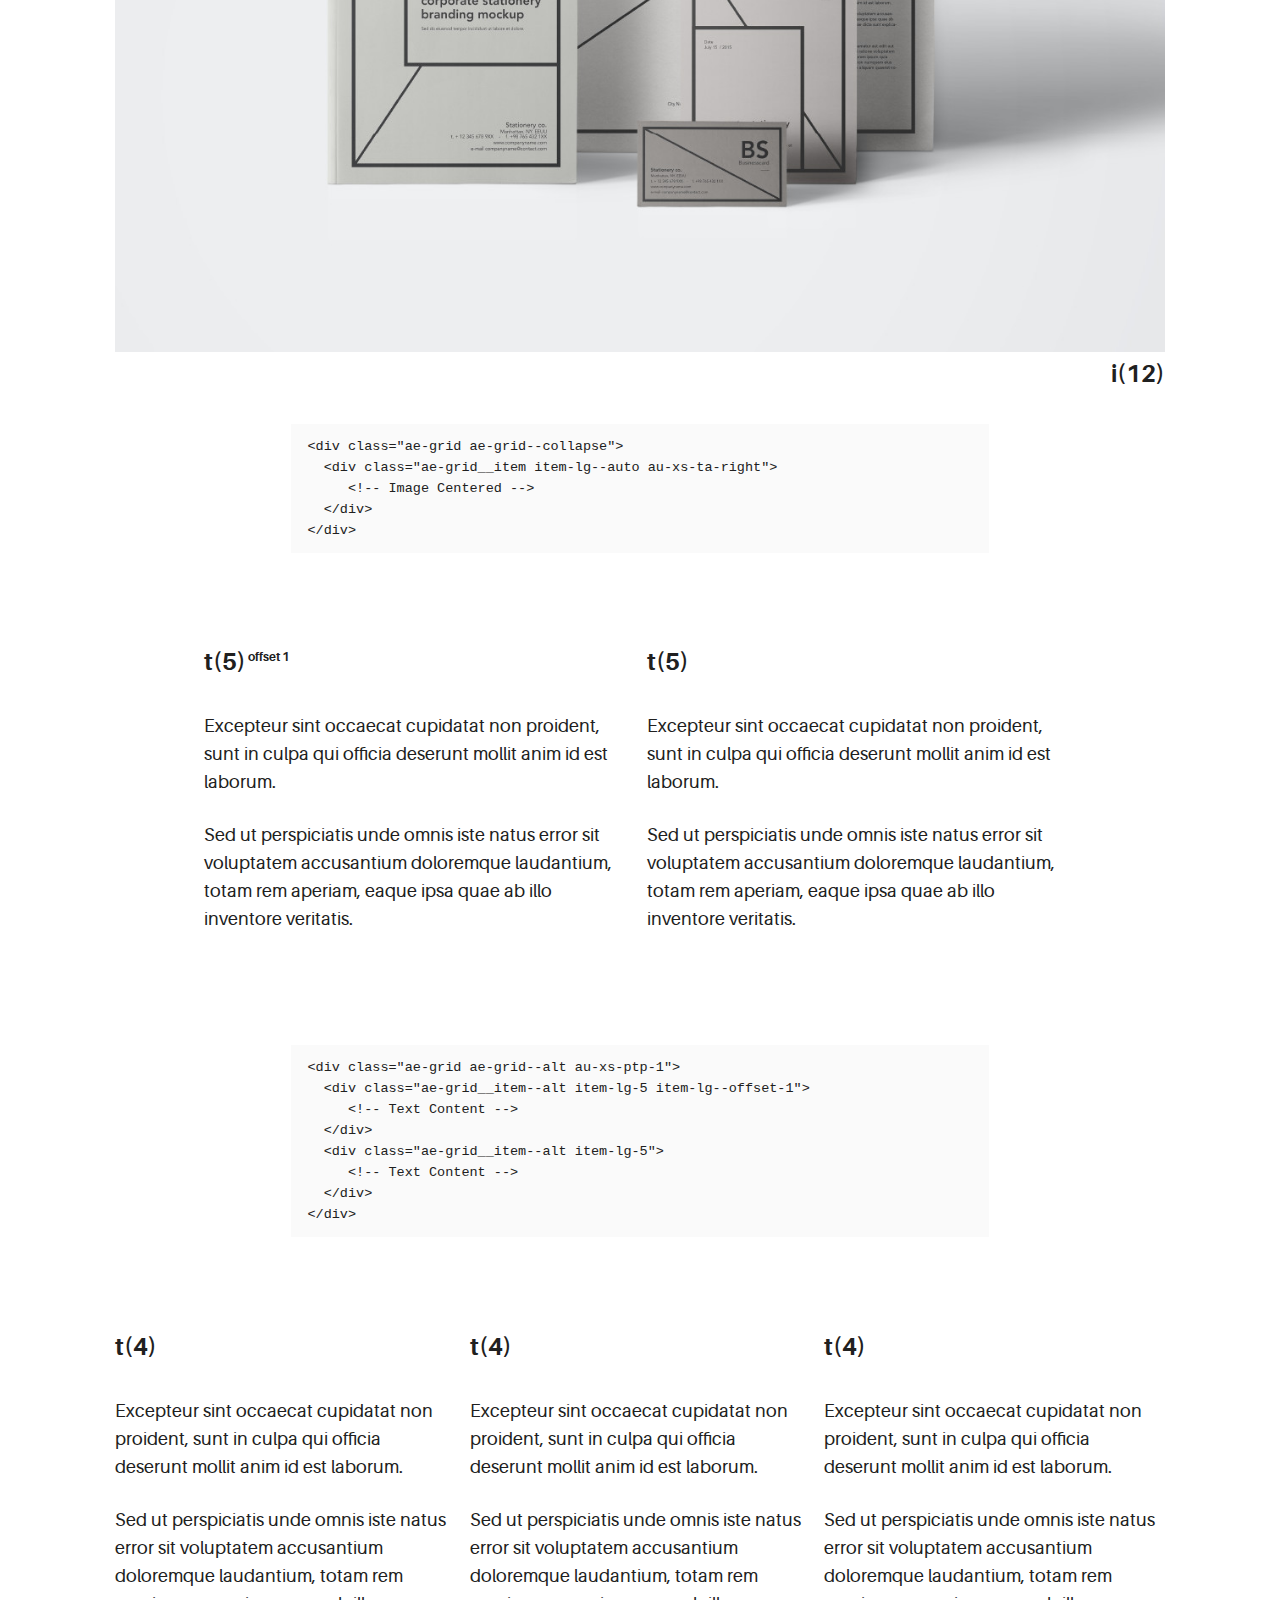
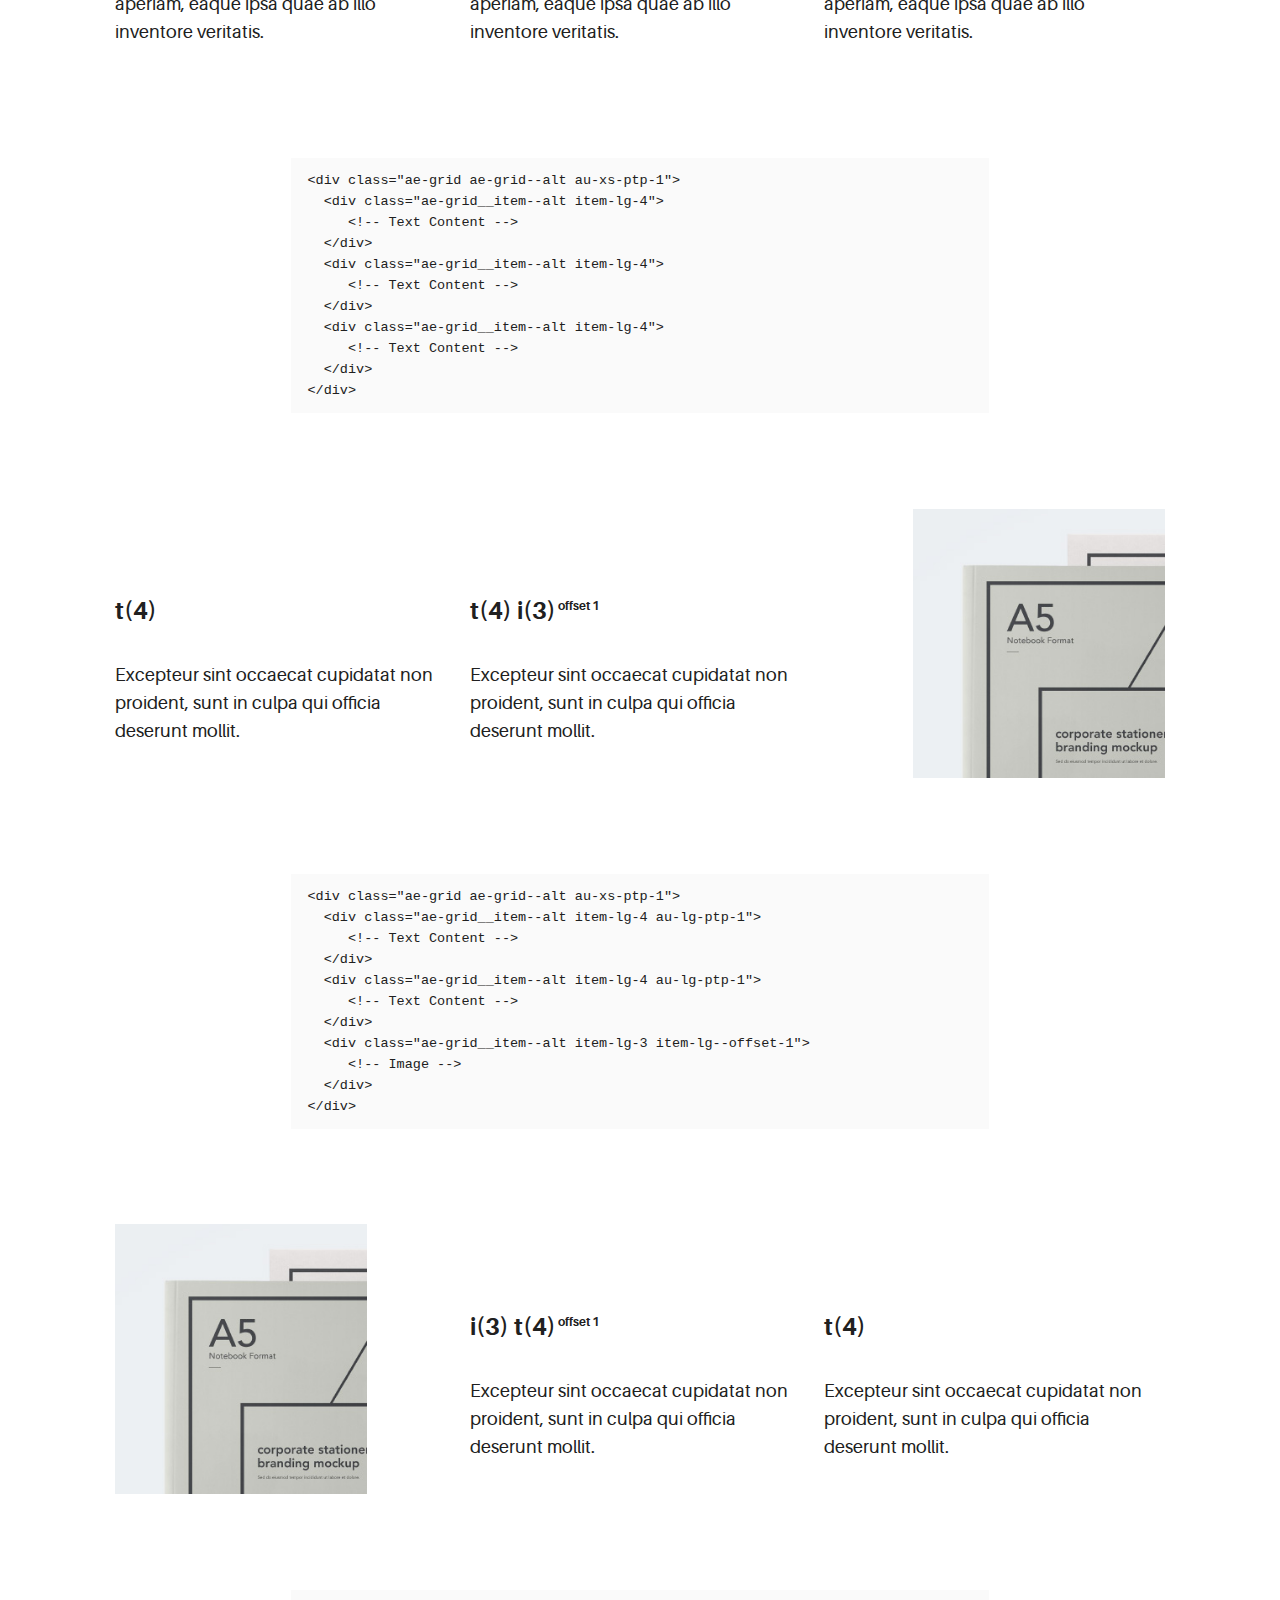
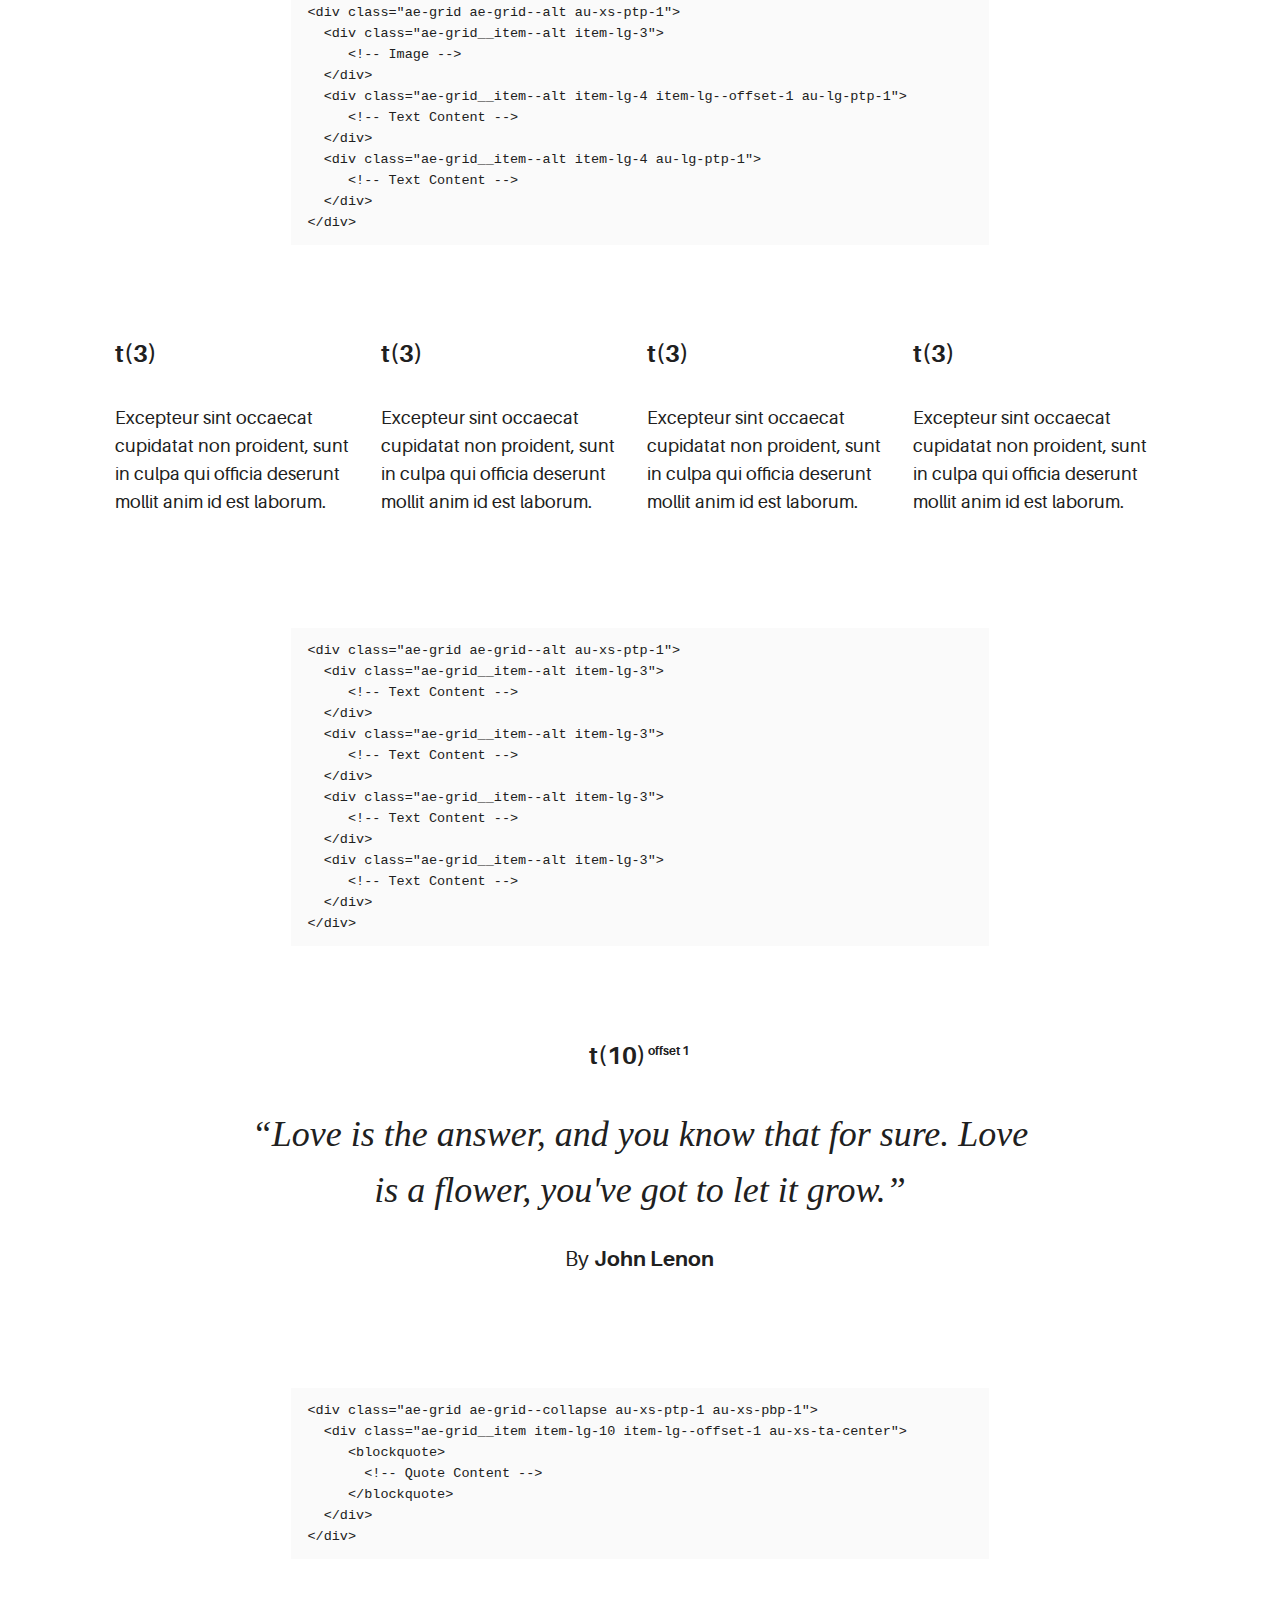
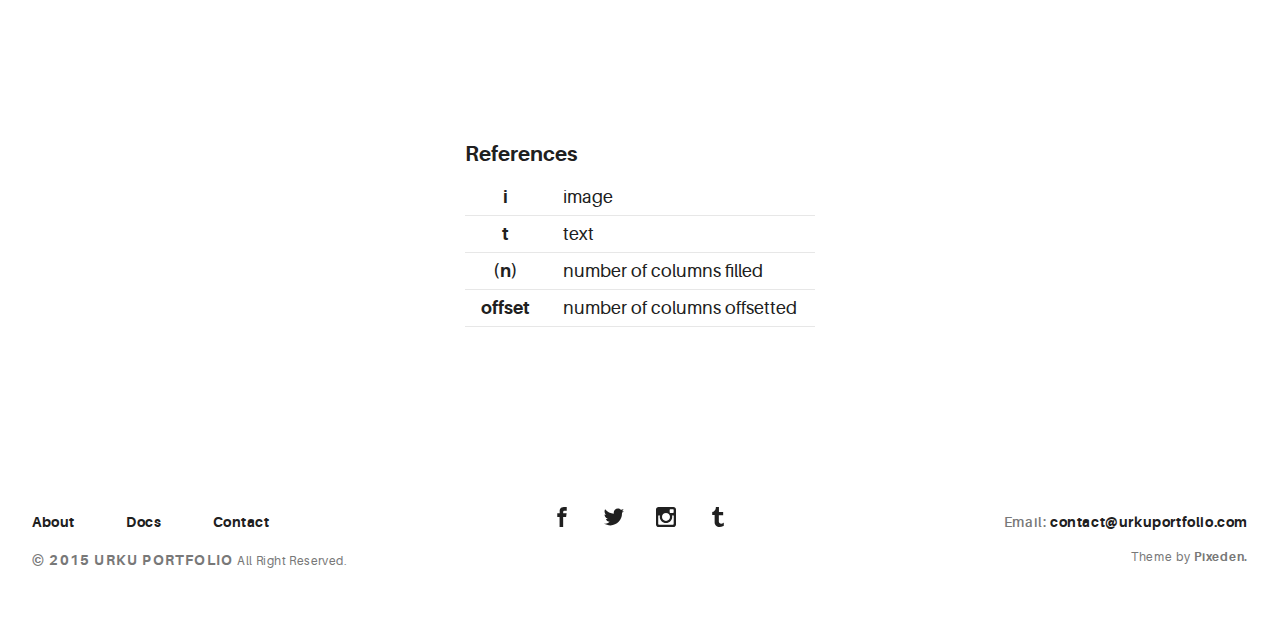
<file: design-styles.html>
<!DOCTYPE html>
<html>
  <head>
    <meta name="viewport" content="width=device-width, initial-scale=1.0">
    <meta charset="UTF-8">
    <title>Urku Portfolio :: Pixeden</title>
    <link rel="icon" type="image/svg+xml" href="assets/img/urku-ico.svg">
    <link rel="stylesheet" href="assets/css/aurora-pack.min.css">
    <link rel="stylesheet" href="assets/css/aurora-theme-base.min.css">
    <link rel="stylesheet" href="assets/css/urku.css">
  </head>
  <body class="top-fixed">
    <header class="ae-container-fluid ae-container-fluid--full rk-header ">
      <input type="checkbox" id="mobile-menu" class="rk-mobile-menu">
      <label for="mobile-menu">
        <svg>
          <use xlink:href="assets/img/symbols.svg#bar"></use>
        </svg>
        <svg>
          <use xlink:href="assets/img/symbols.svg#bar"></use>
        </svg>
        <svg>
          <use xlink:href="assets/img/symbols.svg#bar"></use>
        </svg>
      </label>
      <div class="ae-container-fluid rk-topbar">
        <h1 class="rk-logo"><a href="index.html">urku portfolio<sup>tm</sup></a></h1>
        <nav class="rk-navigation">
          <ul class="rk-menu">
            <li class="rk-menu__item"><a href="index.html" class="rk-menu__link">Home</a>
            </li>
            <li class="rk-menu__item"><a href="portfolio.html" class="rk-menu__link">Portfolio</a>
              <nav class="rk-menu__sub">
                <ul class="rk-container">
                  <li class="rk-menu__item"><a href="portfolio.html" class="rk-menu__link">Flex</a></li>
                  <li class="rk-menu__item"><a href="portfolio-alt.html" class="rk-menu__link">Switch</a></li>
                  <li class="rk-menu__item"><a href="portfolio-raw.html" class="rk-menu__link">Static</a></li>
                  <li class="rk-menu__item"><a href="portfolio-masonry.html" class="rk-menu__link">Masonry</a></li>
                </ul>
              </nav>
            </li>
            <li class="rk-menu__item"><a href="blog.html" class="rk-menu__link">Blog</a>
            </li>
            <li class="active rk-menu__item"><a href="#0" class="rk-menu__link">Pages</a>
              <nav class="rk-menu__sub">
                <ul class="rk-container">
                  <li class="rk-menu__item"><a href="about.html" class="rk-menu__link">About</a></li>
                  <li class="rk-menu__item"><a href="documentation.html" class="rk-menu__link">Documentation</a></li>
                  <li class="rk-menu__item"><a href="design-styles.html" class="rk-menu__link">Design Styles</a></li>
                </ul>
              </nav>
            </li>
            <li class="rk-menu__item"><a href="contact.html" class="rk-menu__link">Contact Us</a>
            </li>
          </ul>
          <form class="rk-search">
            <input type="text" placeholder="Search" id="urku-search" class="rk-search-field">
            <label for="urku-search">
              <svg>
                <use xlink:href="assets/img/symbols.svg#icon-search"></use>
              </svg>
            </label>
          </form>
        </nav>
      </div>
    </header>
    <section class="ae-container-fluid ae-container-fluid--full rk-main">
      <div class="item-inside__meta">
        <h1 class="ae-u-bolder rk-portfolio-title ">Urku Inner Pages</h1>
        <p class="ae-theta rk-portfolio-category ">Design Styles</p>
      </div>
      <div class="ae-container-fluid ae-container-fluid--inner">
        <div class="ae-grid ae-grid--collapse au-xs-ptp-1">
          <div class="ae-grid__item item-lg-5 au-lg-ptp-1">
            <h4 class="ae-u-bolder">t(5) | i(6)<sup class="ae-mi"> offset 1</sup></h4>
            <p>A series of essential stationery format to showcase your branding projects. </p>
            <p>It includes a A6 flyer, A5 folder, A4 horizontal paper and a business card mockup. You can easily put your own graphics and create a new layout according to your needs.</p>
          </div>
          <div class="ae-grid__item item-lg-6 item-lg--offset-1"><img src="assets/img/inner-1.jpg" alt="Urku Portfolio"></div>
        </div>
        <div class="ae-grid au-xs-ptp-1">
          <div class="ae-grid__item item-lg-8 item-lg--offset-2">
            <pre><code>&lt;div class=&quot;ae-grid ae-grid--collapse&quot;&gt; 
  &lt;div class=&quot;ae-grid__item item-lg-5 au-lg-ptp-1&quot;&gt;
     &lt;!-- Text content --&gt;
  &lt;/div&gt;
  &lt;div class=&quot;ae-grid__item item-lg-6 item-lg--offset-1&quot;&gt;
     &lt;!-- Image --&gt;
  &lt;/div&gt;
&lt;/div&gt;</code></pre>
          </div>
        </div>
        <div class="ae-grid ae-grid--collapse au-xs-ptp-1">
          <div class="ae-grid__item item-lg-6"><img src="assets/img/inner-1.jpg" alt="Urku Portfolio"></div>
          <div class="ae-grid__item item-lg-5 au-lg-ptp-1 item-lg--offset-1">
            <h4 class="ae-u-bolder">i(6) | t(5)<sup class="ae-mi"> offset 1</sup></h4>
            <p>A series of essential stationery format to showcase your branding projects. </p>
            <p>It includes a A6 flyer, A5 folder, A4 horizontal paper and a business card mockup. You can easily put your own graphics and create a new layout according to your needs.</p>
          </div>
        </div>
        <div class="ae-grid au-xs-ptp-1">
          <div class="ae-grid__item item-lg-8 item-lg--offset-2">
            <pre><code>&lt;div class=&quot;ae-grid ae-grid--collapse&quot;&gt; 
  &lt;div class=&quot;ae-grid__item item-lg-6&quot;&gt;
     &lt;!-- Image --&gt;
  &lt;/div&gt;
  &lt;div class=&quot;ae-grid__item item-lg-5 au-lg-ptp-1 item-lg--offset-1&quot;&gt;
     &lt;!-- Text content --&gt;
  &lt;/div&gt;
&lt;/div&gt;</code></pre>
          </div>
        </div>
        <div class="ae-grid ae-grid--collapse au-xs-ptp-1">
          <div class="ae-grid__item item-lg-7 au-lg-ptp-1">
            <h4 class="ae-u-bolder">t(7) | i(4)<sup class="ae-mi"> offset 1</sup></h4>
            <p>A series of essential stationery format to showcase your branding projects. </p>
            <p>It includes a A6 flyer, A5 folder, A4 horizontal paper and a business card mockup. You can easily put your own graphics and create a new layout according to your needs.</p>
          </div>
          <div class="ae-grid__item item-lg-4 item-lg--offset-1"><img src="assets/img/inner-1.jpg" alt="Urku Portfolio"></div>
        </div>
        <div class="ae-grid au-xs-ptp-1">
          <div class="ae-grid__item item-lg-8 item-lg--offset-2">
            <pre><code>&lt;div class=&quot;ae-grid ae-grid--collapse&quot;&gt; 
  &lt;div class=&quot;ae-grid__item item-lg-7 au-lg-ptp-1&quot;&gt;
     &lt;!-- Text content --&gt;
  &lt;/div&gt;
  &lt;div class=&quot;ae-grid__item item-lg-4 item-lg--offset-1&quot;&gt;
     &lt;!-- Image --&gt;
  &lt;/div&gt;
&lt;/div&gt;</code></pre>
          </div>
        </div>
        <div class="ae-grid ae-grid--collapse au-xs-ptp-1">
          <div class="ae-grid__item item-lg-8"><img src="assets/img/inner-1.jpg" alt="Urku Portfolio"></div>
          <div class="ae-grid__item item-lg-3 item-lg--offset-1 au-lg-ptp-1">
            <h4 class="ae-u-bolder">i(8) | t(3)<sup class="ae-mi"> offset 1</sup></h4>
            <p>Lorem ipsum dolor sit amet, consectetur adipiscing elit, sed do eiusmod tempor incididunt ut labore et dolore magna aliqua. </p>
            <p>Ut enim ad minim veniam, quis nostrud exercitation ullamco laboris nisi ut aliquip ex ea commodo consequat. Duis aute irure dolor in reprehenderit in voluptate velit esse cillum dolore eu fugiat nulla pariatur. </p>
          </div>
        </div>
        <div class="ae-grid au-xs-ptp-1">
          <div class="ae-grid__item item-lg-8 item-lg--offset-2">
            <pre><code>&lt;div class=&quot;ae-grid ae-grid--collapse&quot;&gt; 
  &lt;div class=&quot;ae-grid__item item-lg-8&quot;&gt;
     &lt;!-- Image --&gt;
  &lt;/div&gt;
  &lt;div class=&quot;ae-grid__item item-lg-3 item-lg--offset-1 au-lg-ptp-1&quot;&gt;
     &lt;!-- Text content --&gt;
  &lt;/div&gt;
&lt;/div&gt;</code></pre>
          </div>
        </div>
        <div class="ae-grid ae-grid--collapse au-xs-ptp-1 au-xs-pbp-1">
          <div class="ae-grid__item item-lg-8 item-lg--offset-2">
            <h4 class="ae-u-bolder">t(8)<sup class="ae-mi"> offset 2</sup></h4>
            <p class="ae-eta">Excepteur sint occaecat cupidatat non proident, sunt in culpa qui officia deserunt mollit anim id est laborum.</p>
            <p class="ae-eta">Sed ut perspiciatis unde omnis iste natus error sit voluptatem accusantium doloremque laudantium, totam rem aperiam, eaque ipsa quae ab illo inventore veritatis.</p>
          </div>
        </div>
        <div class="ae-grid">
          <div class="ae-grid__item item-lg-8 item-lg--offset-2">
            <pre><code>&lt;div class=&quot;ae-grid ae-grid--collapse au-xs-ptp-1 au-xs-pbp-1&quot;&gt; 
  &lt;div class=&quot;ae-grid__item item-lg-8.item-lg--offset-2&quot;&gt;
     &lt;!-- Text Centered --&gt;
  &lt;/div&gt;
&lt;/div&gt;</code></pre>
          </div>
        </div>
        <div class="ae-grid ae-grid--collapse au-xs-ptp-1">
          <div class="ae-grid__item item-lg--auto au-xs-ta-right"><img src="assets/img/project-1.jpg" alt="Urku Portfolio">
            <h4 class="ae-u-bolder">i(12)</h4>
          </div>
        </div>
        <div class="ae-grid">
          <div class="ae-grid__item item-lg-8 item-lg--offset-2">
            <pre><code>&lt;div class=&quot;ae-grid ae-grid--collapse&quot;&gt; 
  &lt;div class=&quot;ae-grid__item item-lg--auto au-xs-ta-right&quot;&gt;
     &lt;!-- Image Centered --&gt;
  &lt;/div&gt;
&lt;/div&gt;</code></pre>
          </div>
        </div>
        <div class="ae-grid ae-grid--alt au-xs-ptp-1">
          <div class="ae-grid__item--alt item-lg-5 item-lg--offset-1">
            <h4 class="ae-u-bolder">t(5)<sup class="ae-mi"> offset 1</sup></h4>
            <p>Excepteur sint occaecat cupidatat non proident, sunt in culpa qui officia deserunt mollit anim id est laborum.</p>
            <p>Sed ut perspiciatis unde omnis iste natus error sit voluptatem accusantium doloremque laudantium, totam rem aperiam, eaque ipsa quae ab illo inventore veritatis.</p>
          </div>
          <div class="ae-grid__item--alt item-lg-5">
            <h4 class="ae-u-bolder">t(5)</h4>
            <p>Excepteur sint occaecat cupidatat non proident, sunt in culpa qui officia deserunt mollit anim id est laborum.</p>
            <p>Sed ut perspiciatis unde omnis iste natus error sit voluptatem accusantium doloremque laudantium, totam rem aperiam, eaque ipsa quae ab illo inventore veritatis.</p>
          </div>
        </div>
        <div class="ae-grid au-xs-ptp-1">
          <div class="ae-grid__item item-lg-8 item-lg--offset-2">
            <pre><code>&lt;div class=&quot;ae-grid ae-grid--alt au-xs-ptp-1&quot;&gt; 
  &lt;div class=&quot;ae-grid__item--alt item-lg-5 item-lg--offset-1&quot;&gt;
     &lt;!-- Text Content --&gt;
  &lt;/div&gt;
  &lt;div class=&quot;ae-grid__item--alt item-lg-5&quot;&gt;
     &lt;!-- Text Content --&gt;
  &lt;/div&gt;
&lt;/div&gt;</code></pre>
          </div>
        </div>
        <div class="ae-grid ae-grid--alt au-xs-ptp-1">
          <div class="ae-grid__item--alt item-lg-4">
            <h4 class="ae-u-bolder">t(4)</h4>
            <p>Excepteur sint occaecat cupidatat non proident, sunt in culpa qui officia deserunt mollit anim id est laborum.</p>
            <p>Sed ut perspiciatis unde omnis iste natus error sit voluptatem accusantium doloremque laudantium, totam rem aperiam, eaque ipsa quae ab illo inventore veritatis.</p>
          </div>
          <div class="ae-grid__item--alt item-lg-4">
            <h4 class="ae-u-bolder">t(4)</h4>
            <p>Excepteur sint occaecat cupidatat non proident, sunt in culpa qui officia deserunt mollit anim id est laborum.</p>
            <p>Sed ut perspiciatis unde omnis iste natus error sit voluptatem accusantium doloremque laudantium, totam rem aperiam, eaque ipsa quae ab illo inventore veritatis.</p>
          </div>
          <div class="ae-grid__item--alt item-lg-4">
            <h4 class="ae-u-bolder">t(4)</h4>
            <p>Excepteur sint occaecat cupidatat non proident, sunt in culpa qui officia deserunt mollit anim id est laborum.</p>
            <p>Sed ut perspiciatis unde omnis iste natus error sit voluptatem accusantium doloremque laudantium, totam rem aperiam, eaque ipsa quae ab illo inventore veritatis.</p>
          </div>
        </div>
        <div class="ae-grid au-xs-ptp-1">
          <div class="ae-grid__item item-lg-8 item-lg--offset-2">
            <pre><code>&lt;div class=&quot;ae-grid ae-grid--alt au-xs-ptp-1&quot;&gt; 
  &lt;div class=&quot;ae-grid__item--alt item-lg-4&quot;&gt;
     &lt;!-- Text Content --&gt;
  &lt;/div&gt;
  &lt;div class=&quot;ae-grid__item--alt item-lg-4&quot;&gt;
     &lt;!-- Text Content --&gt;
  &lt;/div&gt;
  &lt;div class=&quot;ae-grid__item--alt item-lg-4&quot;&gt;
     &lt;!-- Text Content --&gt;
  &lt;/div&gt;
&lt;/div&gt;</code></pre>
          </div>
        </div>
        <div class="ae-grid ae-grid--alt au-xs-ptp-1">
          <div class="ae-grid__item--alt item-lg-4 au-lg-ptp-1">
            <h4 class="ae-u-bolder">t(4)</h4>
            <p>Excepteur sint occaecat cupidatat non proident, sunt in culpa qui officia deserunt mollit.</p>
          </div>
          <div class="ae-grid__item--alt item-lg-4 au-lg-ptp-1">
            <h4 class="ae-u-bolder">t(4) i(3)<sup class="ae-mi"> offset 1</sup></h4>
            <p>Excepteur sint occaecat cupidatat non proident, sunt in culpa qui officia deserunt mollit.</p>
          </div>
          <div class="ae-grid__item--alt item-lg-3 item-lg--offset-1"><img src="assets/img/inner-4.jpg" alt="Urku Portfolio"></div>
        </div>
        <div class="ae-grid au-xs-ptp-1">
          <div class="ae-grid__item item-lg-8 item-lg--offset-2">
            <pre><code>&lt;div class=&quot;ae-grid ae-grid--alt au-xs-ptp-1&quot;&gt; 
  &lt;div class=&quot;ae-grid__item--alt item-lg-4 au-lg-ptp-1&quot;&gt;
     &lt;!-- Text Content --&gt;
  &lt;/div&gt;
  &lt;div class=&quot;ae-grid__item--alt item-lg-4 au-lg-ptp-1&quot;&gt;
     &lt;!-- Text Content --&gt;
  &lt;/div&gt;
  &lt;div class=&quot;ae-grid__item--alt item-lg-3 item-lg--offset-1&quot;&gt;
     &lt;!-- Image --&gt;
  &lt;/div&gt;
&lt;/div&gt;</code></pre>
          </div>
        </div>
        <div class="ae-grid ae-grid--alt au-xs-ptp-1">
          <div class="ae-grid__item--alt item-lg-3"><img src="assets/img/inner-4.jpg" alt="Urku Portfolio"></div>
          <div class="ae-grid__item--alt item-lg-4 item-lg--offset-1 au-lg-ptp-1">
            <h4 class="ae-u-bolder">i(3) t(4)<sup class="ae-mi"> offset 1 </sup></h4>
            <p>Excepteur sint occaecat cupidatat non proident, sunt in culpa qui officia deserunt mollit.</p>
          </div>
          <div class="ae-grid__item--alt item-lg-4 au-lg-ptp-1">
            <h4 class="ae-u-bolder">t(4)</h4>
            <p>Excepteur sint occaecat cupidatat non proident, sunt in culpa qui officia deserunt mollit.</p>
          </div>
        </div>
        <div class="ae-grid au-xs-ptp-1">
          <div class="ae-grid__item item-lg-8 item-lg--offset-2">
            <pre><code>&lt;div class=&quot;ae-grid ae-grid--alt au-xs-ptp-1&quot;&gt; 
  &lt;div class=&quot;ae-grid__item--alt item-lg-3&quot;&gt;
     &lt;!-- Image --&gt;
  &lt;/div&gt;
  &lt;div class=&quot;ae-grid__item--alt item-lg-4 item-lg--offset-1 au-lg-ptp-1&quot;&gt;
     &lt;!-- Text Content --&gt;
  &lt;/div&gt;
  &lt;div class=&quot;ae-grid__item--alt item-lg-4 au-lg-ptp-1&quot;&gt;
     &lt;!-- Text Content --&gt;
  &lt;/div&gt;
&lt;/div&gt;</code></pre>
          </div>
        </div>
        <div class="ae-grid ae-grid--alt au-xs-ptp-1">
          <div class="ae-grid__item--alt item-lg-3">
            <h4 class="ae-u-bolder">t(3)</h4>
            <p>Excepteur sint occaecat cupidatat non proident, sunt in culpa qui officia deserunt mollit anim id est laborum.</p>
          </div>
          <div class="ae-grid__item--alt item-lg-3">
            <h4 class="ae-u-bolder">t(3)</h4>
            <p>Excepteur sint occaecat cupidatat non proident, sunt in culpa qui officia deserunt mollit anim id est laborum.</p>
          </div>
          <div class="ae-grid__item--alt item-lg-3">
            <h4 class="ae-u-bolder">t(3)</h4>
            <p>Excepteur sint occaecat cupidatat non proident, sunt in culpa qui officia deserunt mollit anim id est laborum.</p>
          </div>
          <div class="ae-grid__item--alt item-lg-3">
            <h4 class="ae-u-bolder">t(3)</h4>
            <p>Excepteur sint occaecat cupidatat non proident, sunt in culpa qui officia deserunt mollit anim id est laborum.</p>
          </div>
        </div>
        <div class="ae-grid au-xs-ptp-1">
          <div class="ae-grid__item item-lg-8 item-lg--offset-2">
            <pre><code>&lt;div class=&quot;ae-grid ae-grid--alt au-xs-ptp-1&quot;&gt; 
  &lt;div class=&quot;ae-grid__item--alt item-lg-3&quot;&gt;
     &lt;!-- Text Content --&gt;
  &lt;/div&gt;
  &lt;div class=&quot;ae-grid__item--alt item-lg-3&quot;&gt;
     &lt;!-- Text Content --&gt;
  &lt;/div&gt;
  &lt;div class=&quot;ae-grid__item--alt item-lg-3&quot;&gt;
     &lt;!-- Text Content --&gt;
  &lt;/div&gt;
  &lt;div class=&quot;ae-grid__item--alt item-lg-3&quot;&gt;
     &lt;!-- Text Content --&gt;
  &lt;/div&gt;
&lt;/div&gt;</code></pre>
          </div>
        </div>
        <div class="ae-grid ae-grid--collapse au-xs-ptp-1 au-xs-ptb-1">
          <div class="ae-grid__item item-lg-10 item-lg--offset-1 au-xs-ta-center">
            <h4 class="ae-u-bolder">t(10)<sup class="ae-mi"> offset 1 </sup></h4>
            <blockquote>
              <p class="ae-delta au-italic">“Love is the answer, and you know that for sure. Love is a flower, you've got to let it grow.”</p>
              <footer> 
                <p class="ae-theta">By <span class="ae-u-bolder">John Lenon</span></p>
              </footer>
            </blockquote>
          </div>
        </div>
        <div class="ae-grid au-xs-ptp-1">
          <div class="ae-grid__item item-lg-8 item-lg--offset-2">
            <pre><code>&lt;div class=&quot;ae-grid ae-grid--collapse au-xs-ptp-1 au-xs-pbp-1&quot;&gt; 
  &lt;div class=&quot;ae-grid__item item-lg-10 item-lg--offset-1 au-xs-ta-center&quot;&gt;
     &lt;blockquote&gt;
       &lt;!-- Quote Content --&gt;
     &lt;/blockquote&gt;
  &lt;/div&gt;
&lt;/div&gt;</code></pre>
          </div>
        </div>
        <div class="ae-grid ae-grid--collapse au-xs-ptp-2 au-xs-ptb-1">
          <div class="ae-grid__item item-lg-4 item-lg--offset-4">
            <h5 class="ae-u-bolder">References</h5>
            <table class="ae-table">
              <tbody>
                <tr>
                  <td class="au-xs-ta-center ae-u-bolder">i</td>
                  <td>image</td>
                </tr>
                <tr>
                  <td class="au-xs-ta-center ae-u-bolder">t</td>
                  <td>text</td>
                </tr>
                <tr>
                  <td class="au-xs-ta-center ae-u-bolder">(n)</td>
                  <td>number of columns filled</td>
                </tr>
                <tr>
                  <td class="au-xs-ta-center ae-u-bolder">offset</td>
                  <td>number of columns offsetted</td>
                </tr>
              </tbody>
            </table>
          </div>
        </div>
      </div>
    </section>
    <footer class="ae-container-fluid rk-footer ">
      <div class="ae-grid ae-grid--collapse">
        <div class="ae-grid__item item-lg-4 au-xs-ta-center au-lg-ta-left">
          <ul class="rk-menu rk-footer-menu">
            <li class="rk-menu__item"><a href="about.html" class="rk-menu__link">About</a>
            </li>
            <li class="rk-menu__item"><a href="documentation.html" class="rk-menu__link">Docs</a>
            </li>
            <li class="rk-menu__item"><a href="contact.html" class="rk-menu__link">Contact</a>
            </li>
          </ul>
          <p class="rk-footer__text rk-footer__copy "> <span class="ae-u-bold">© </span><span class="ae-u-bolder">2015 URKU PORTFOLIO </span>All Right Reserved.</p>
        </div>
        <div class="ae-grid__item item-lg-4 au-xs-ta-center"><a href="#0" class="rk-social-btn ">
            <svg>
              <use xlink:href="assets/img/symbols.svg#icon-facebook"></use>
            </svg></a><a href="#0" class="rk-social-btn ">
            <svg>
              <use xlink:href="assets/img/symbols.svg#icon-twitter"></use>
            </svg></a><a href="#0" class="rk-social-btn ">
            <svg>
              <use xlink:href="assets/img/symbols.svg#icon-pinterest"></use>
            </svg></a><a href="#0" class="rk-social-btn ">
            <svg>
              <use xlink:href="assets/img/symbols.svg#icon-tumblr"></use>
            </svg></a></div>
        <div class="ae-grid__item item-lg-4 au-xs-ta-center au-lg-ta-right">
          <p class="rk-footer__text rk-footer__contact "> <span class="ae-u-bold">Email: </span><span class="ae-u-bolder"> <a href="#0" class="rk-dark-color ">contact@urkuportfolio.com </a></span></p>
          <p class="rk-footer__text rk-footer__by">Theme by <a href="http://pixeden.com" class="ae-u-bolder">Pixeden.</a></p>
        </div>
      </div>
    </footer>
    <script src="assets/js/svg4everybody.min.js"></script>
    <script>svg4everybody();</script>
    <script src="assets/js/main.min.js"></script>
    <script>
      //- Select Code
      var pres = document.querySelectorAll('pre');
      [].slice.call(pres).forEach(function(elem, index){
        pres[index].addEventListener('click', function(){
          SelectText(this)
        })
      })
    </script>
  </body>
</html>
</file>
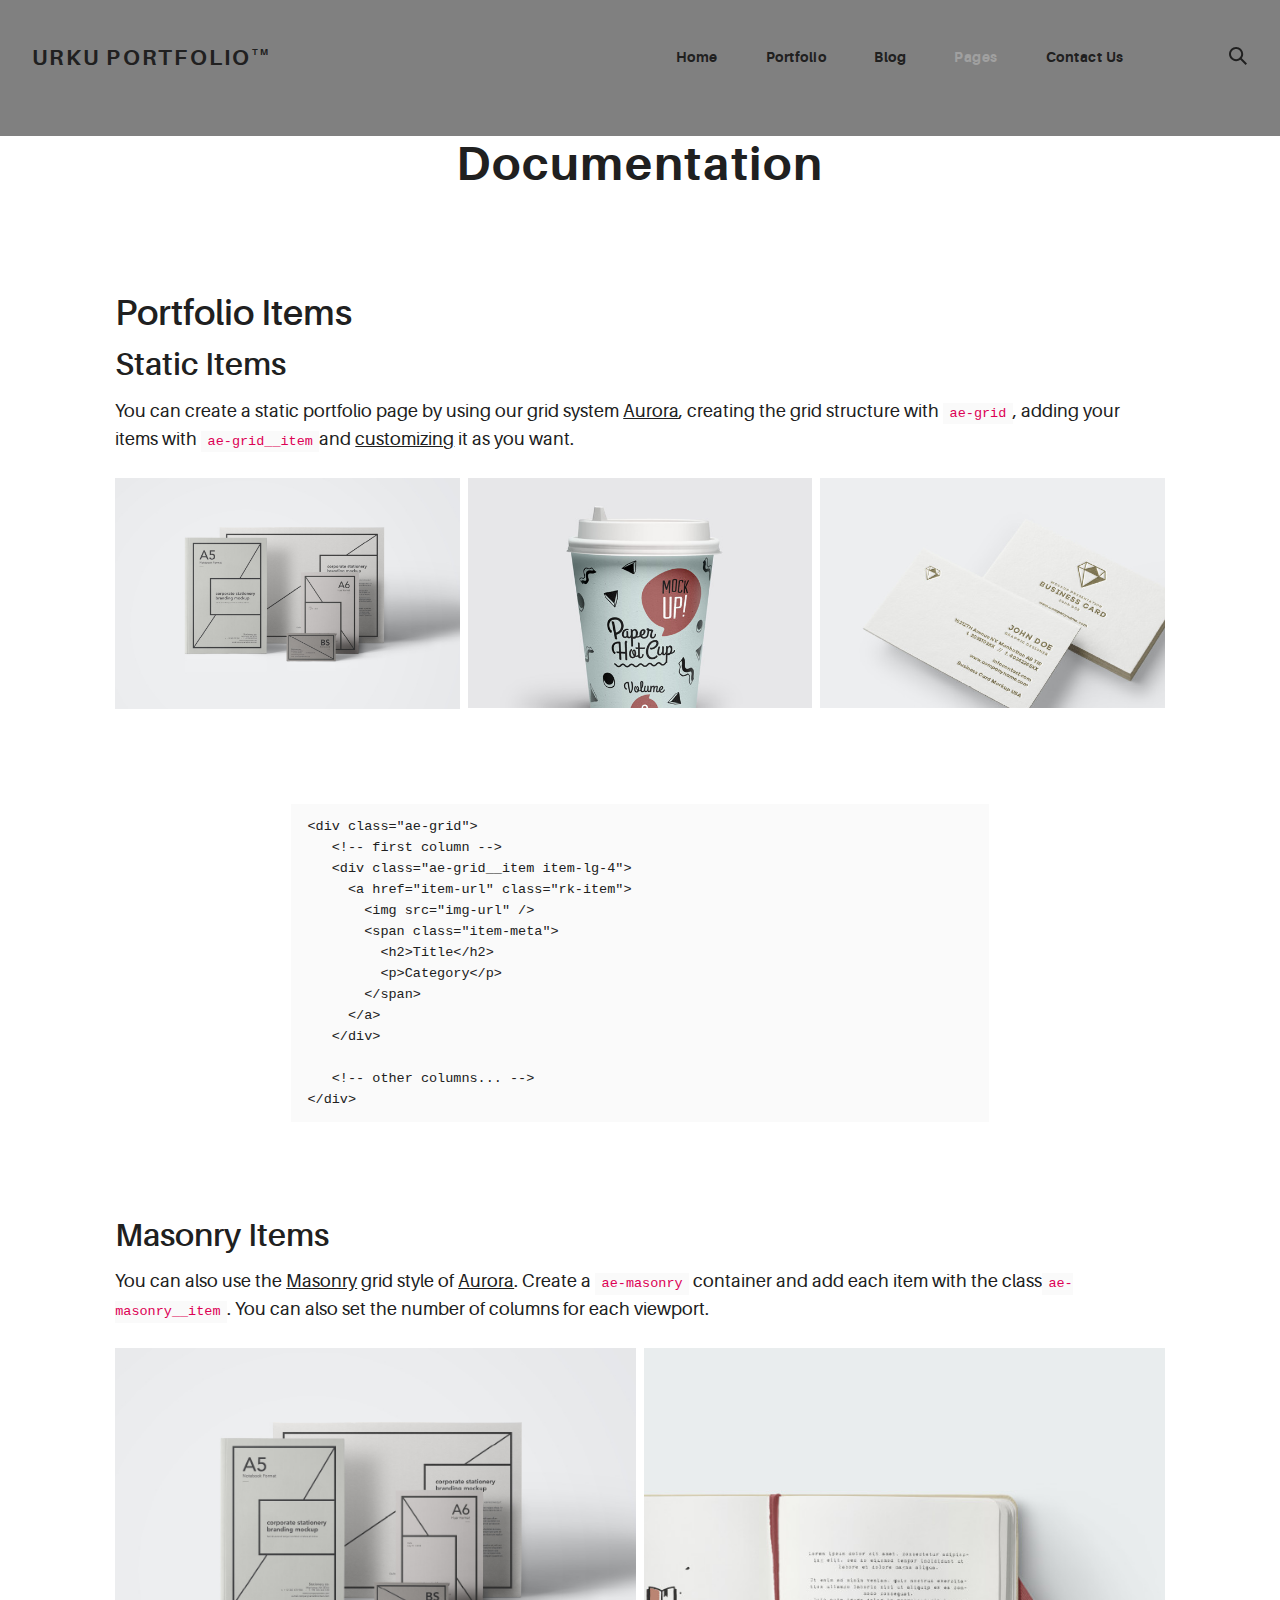
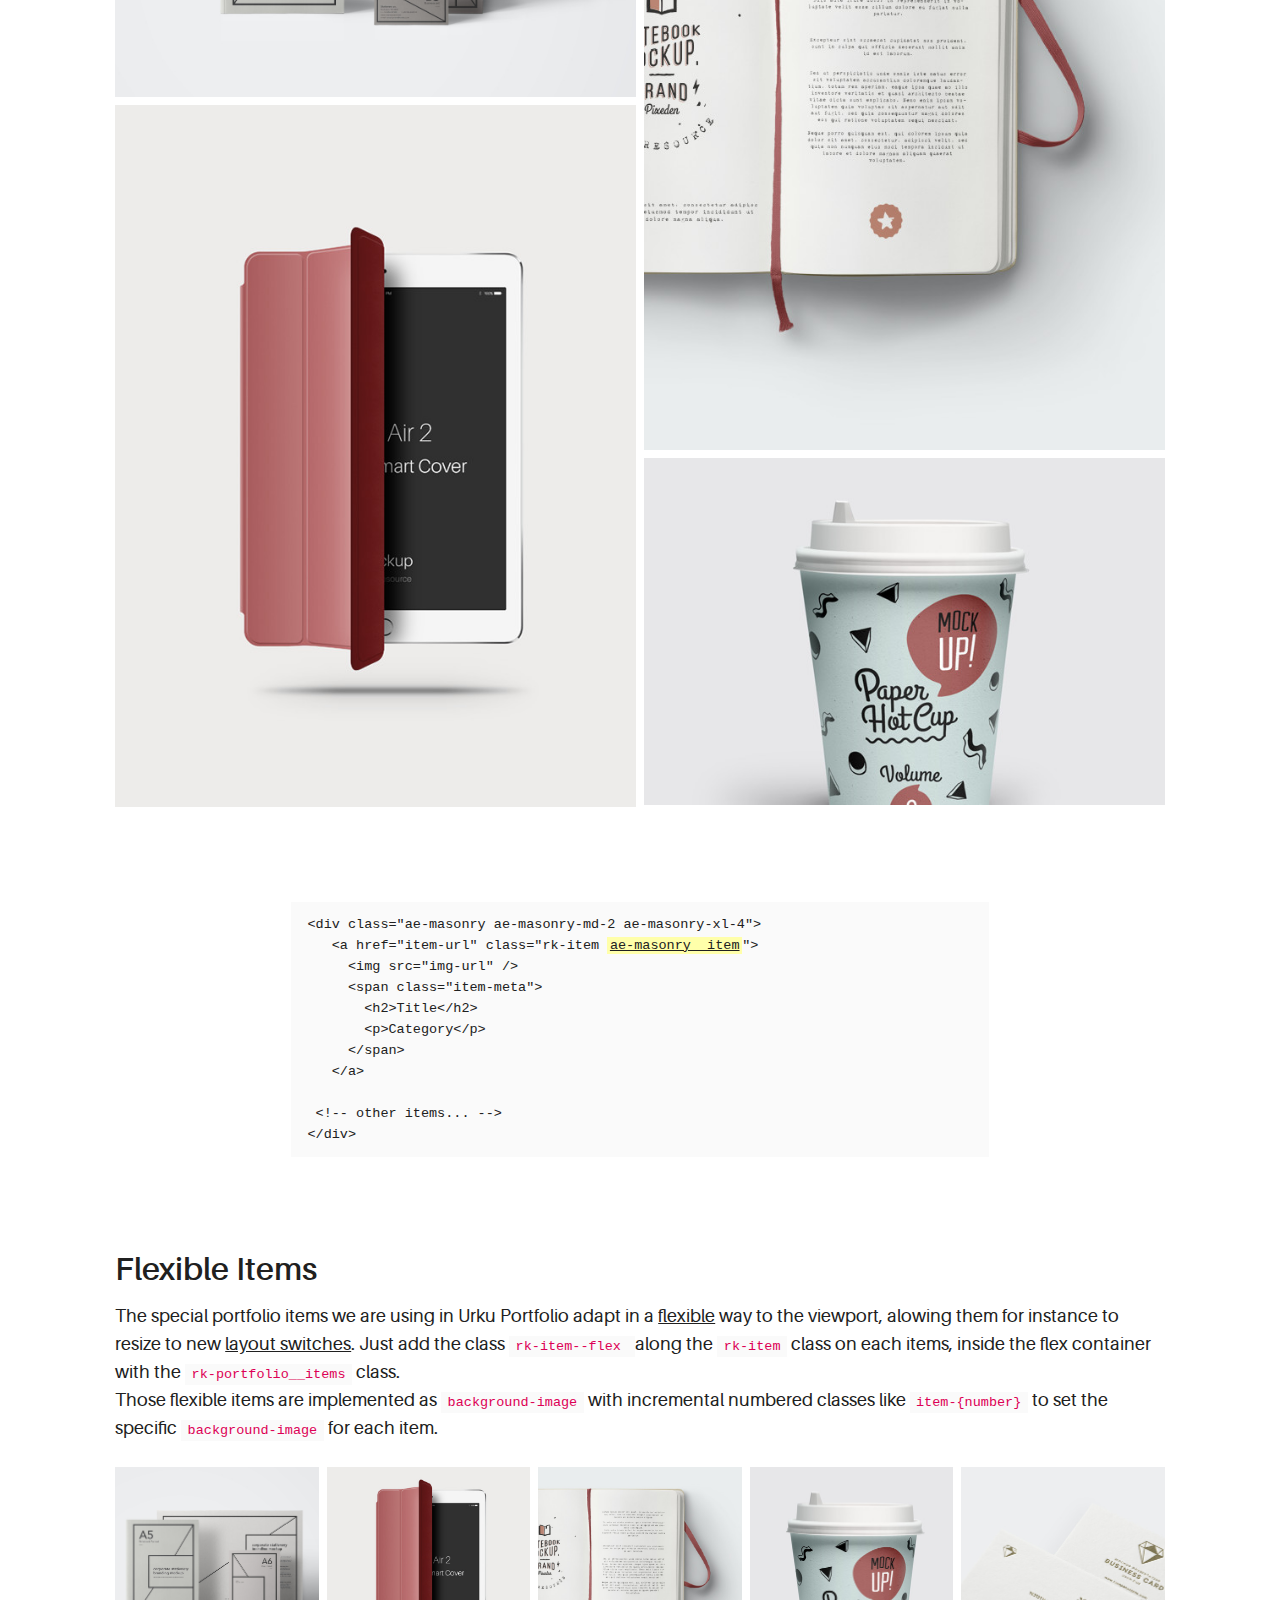
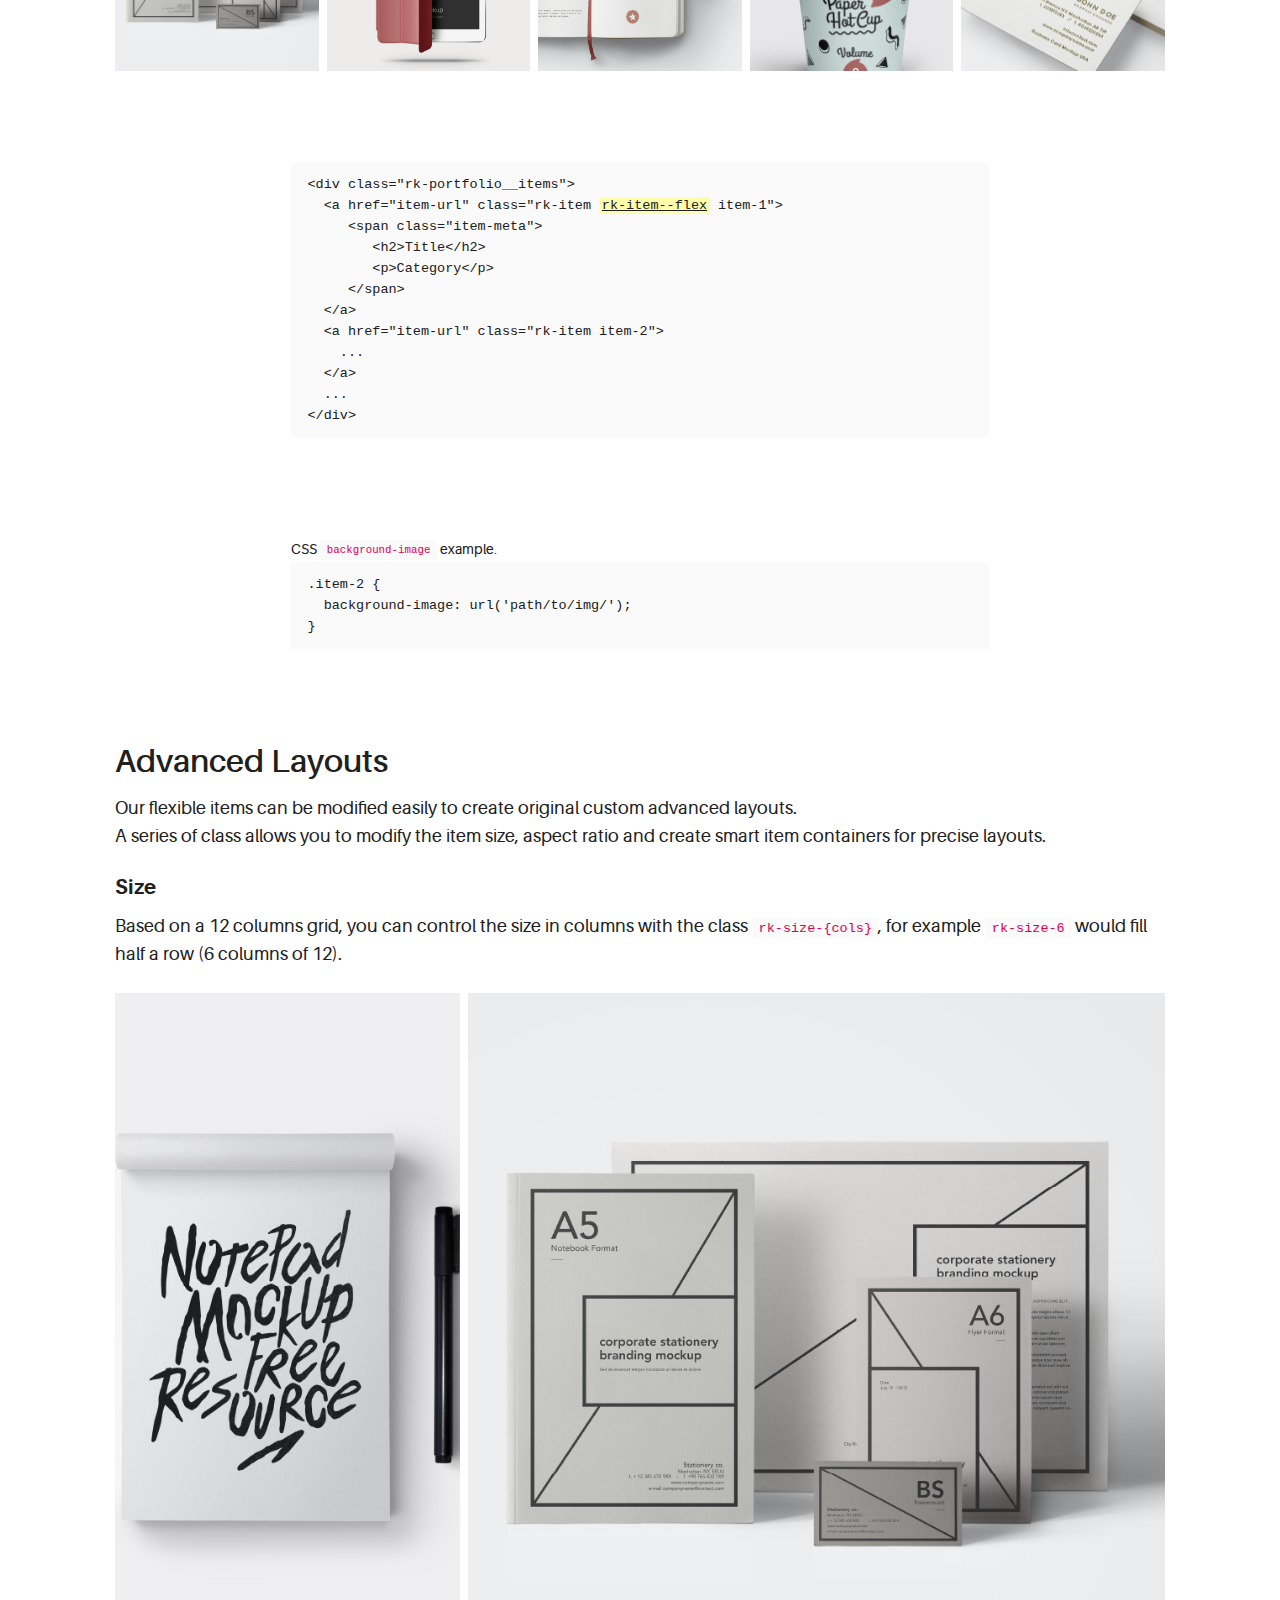
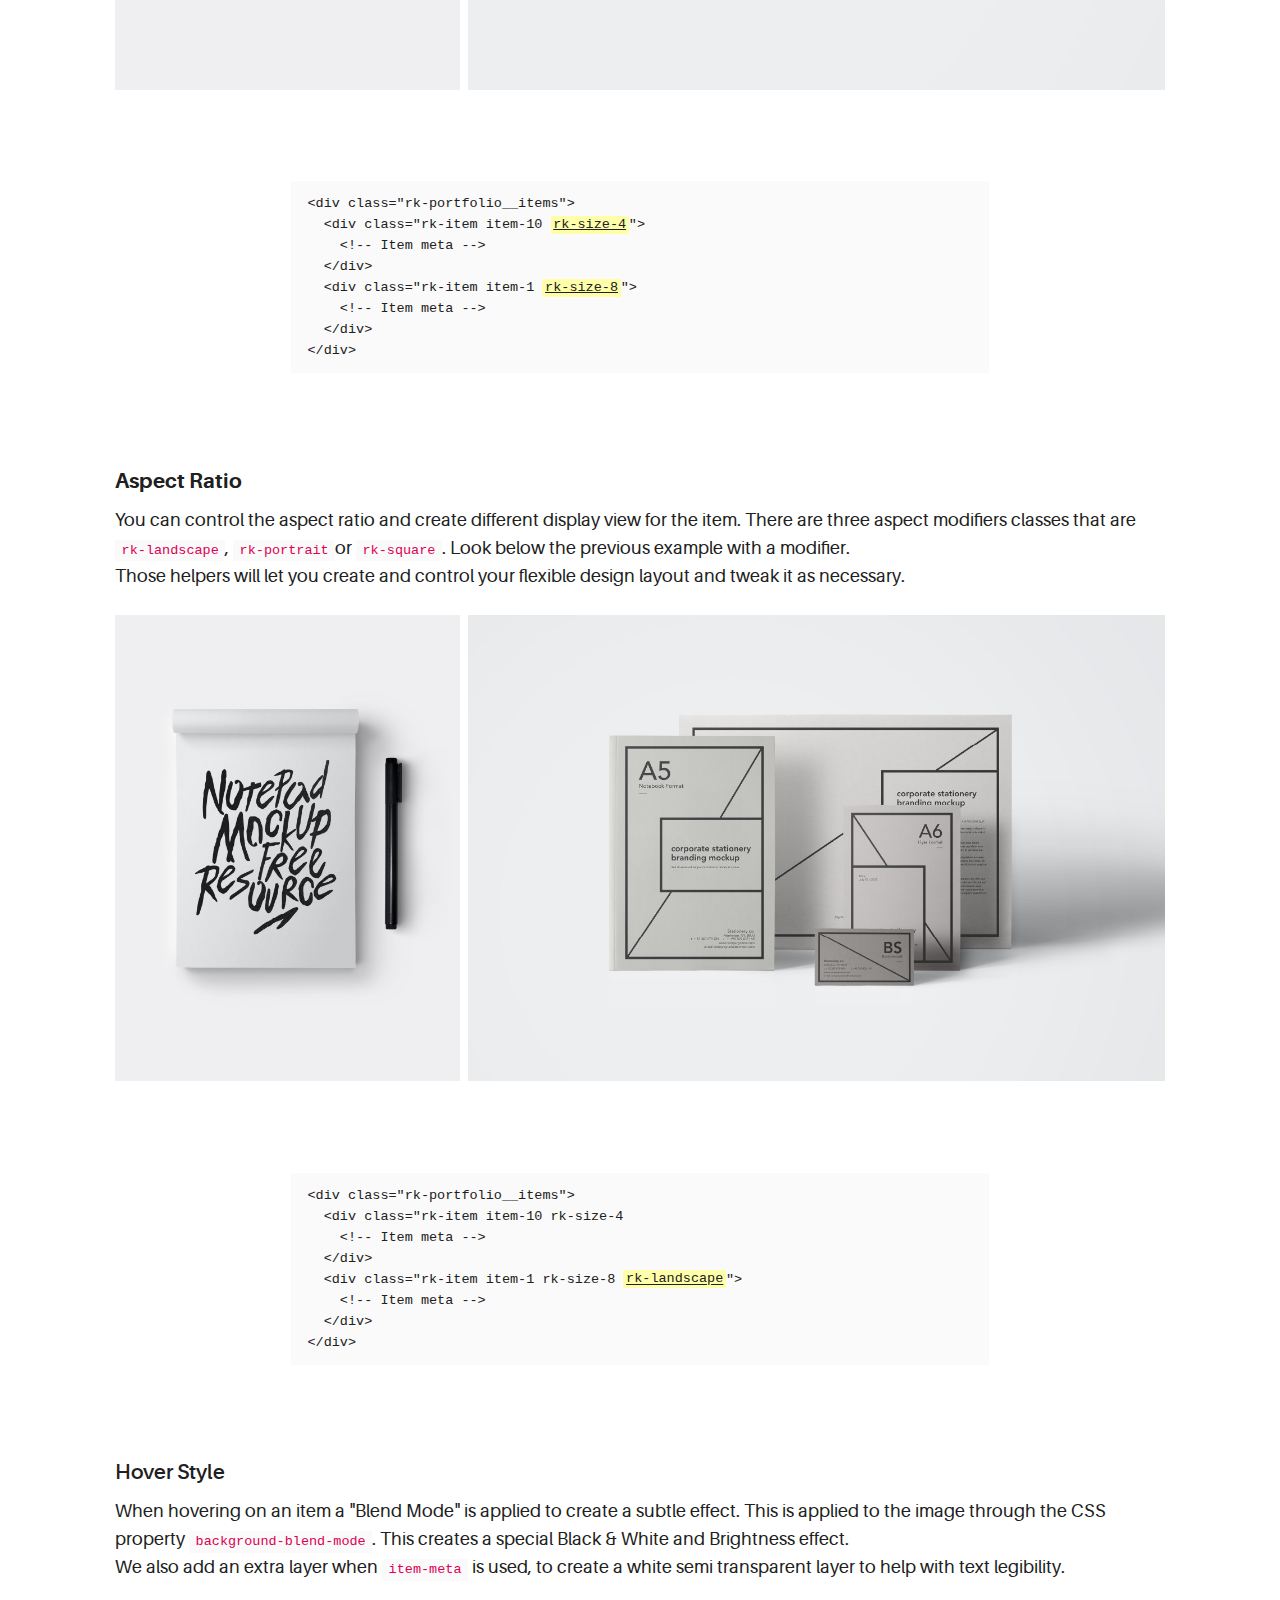
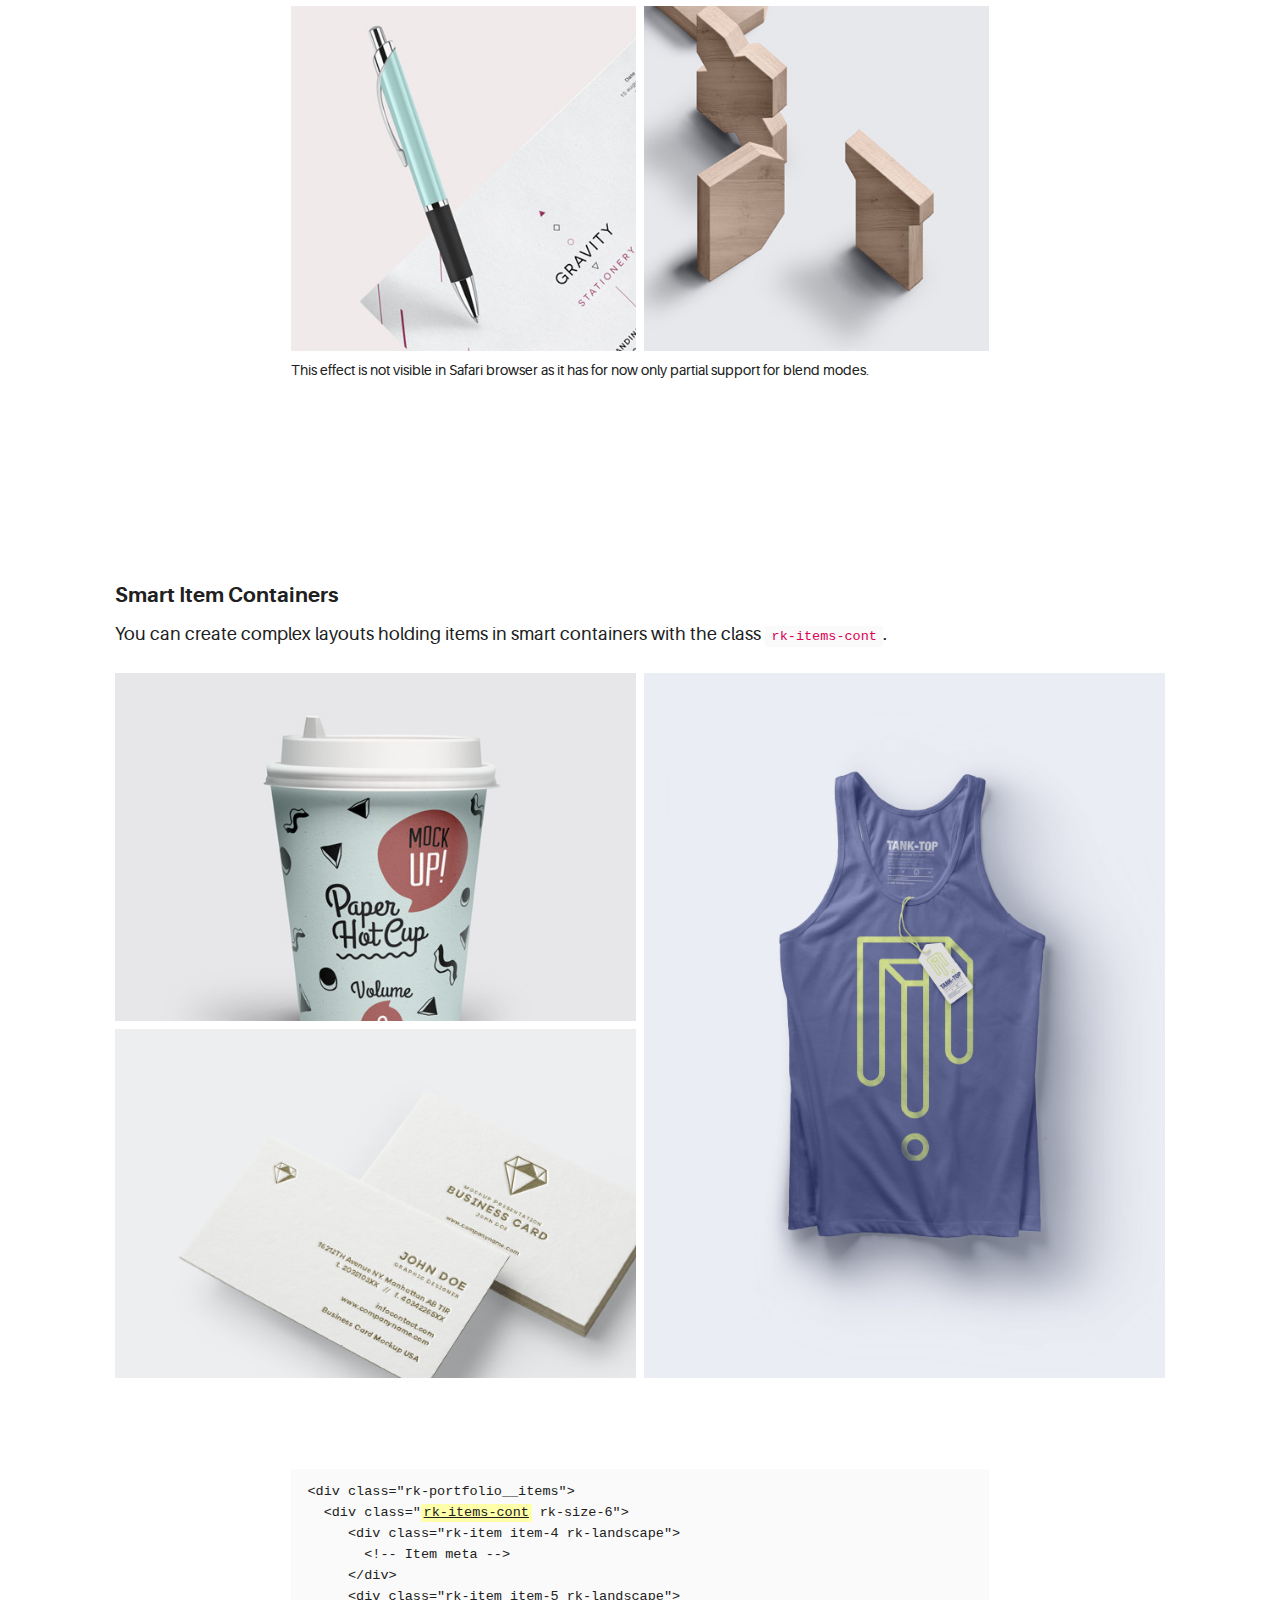
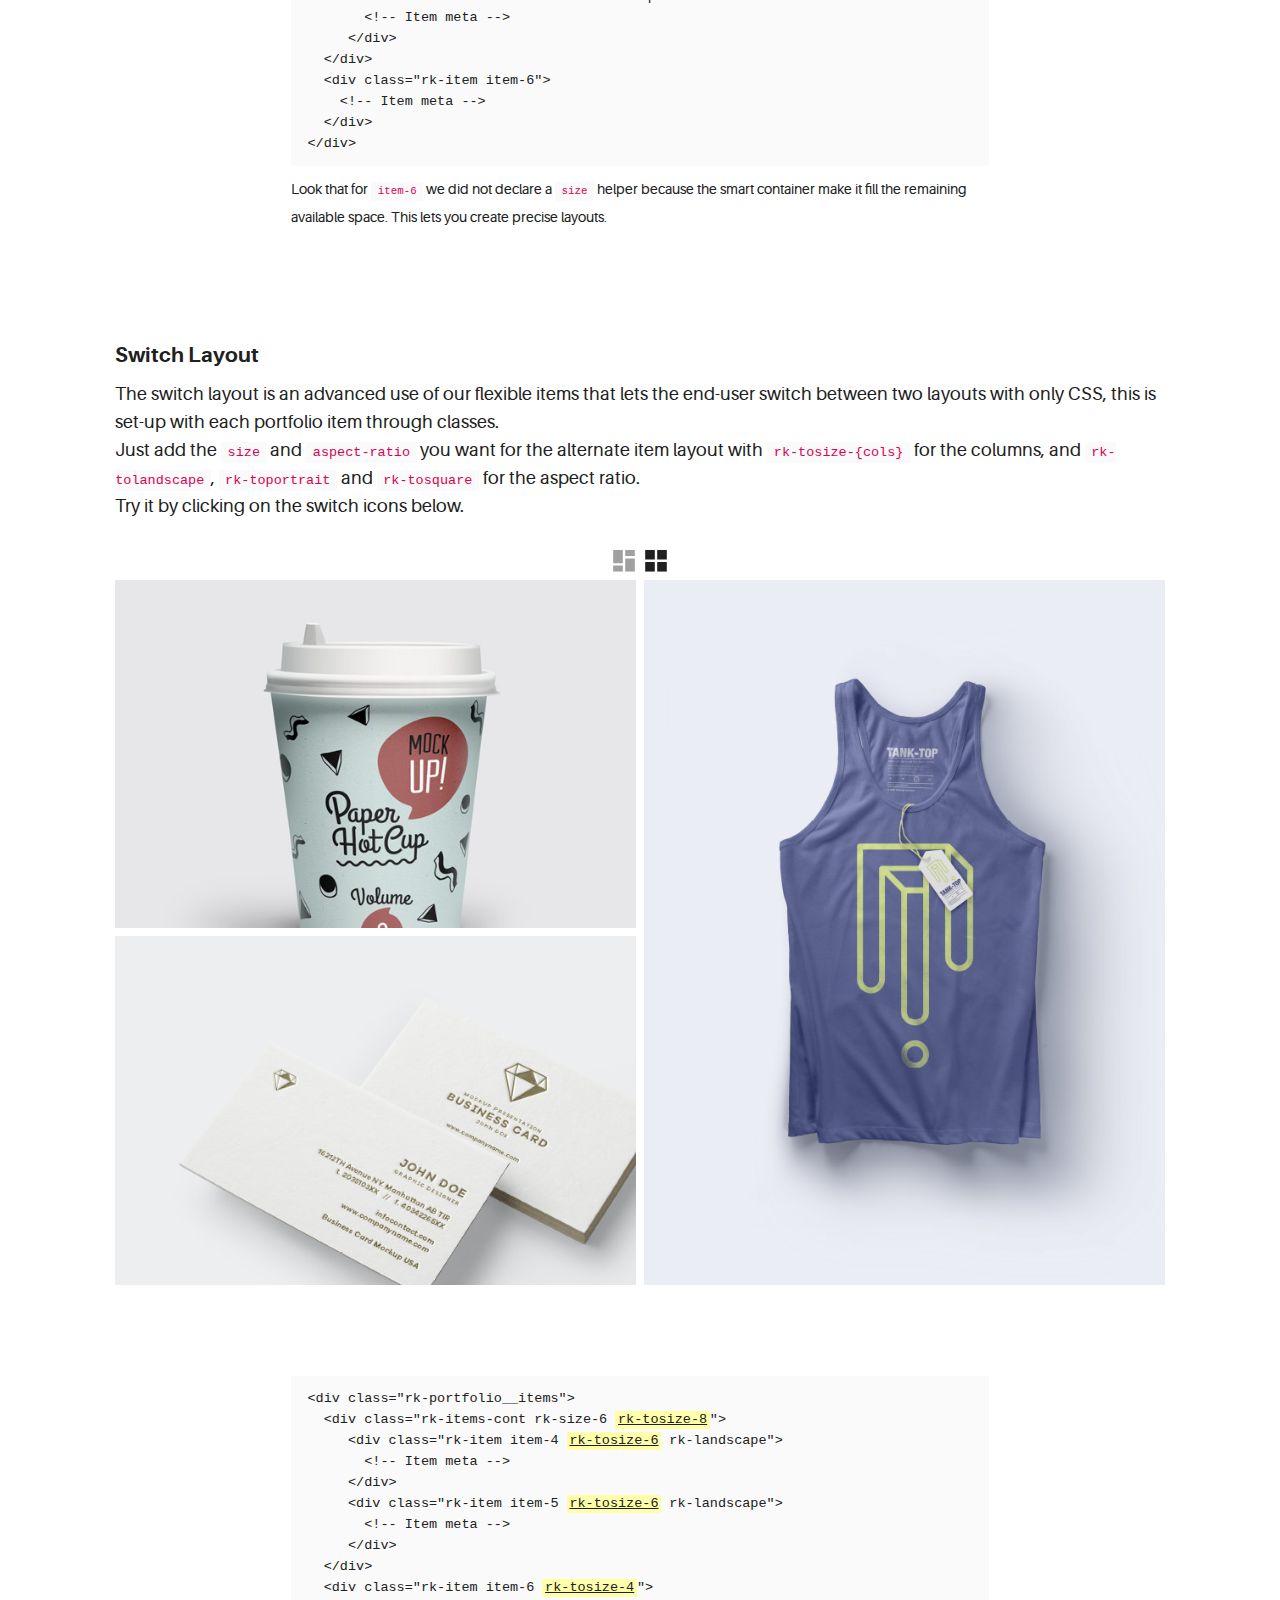
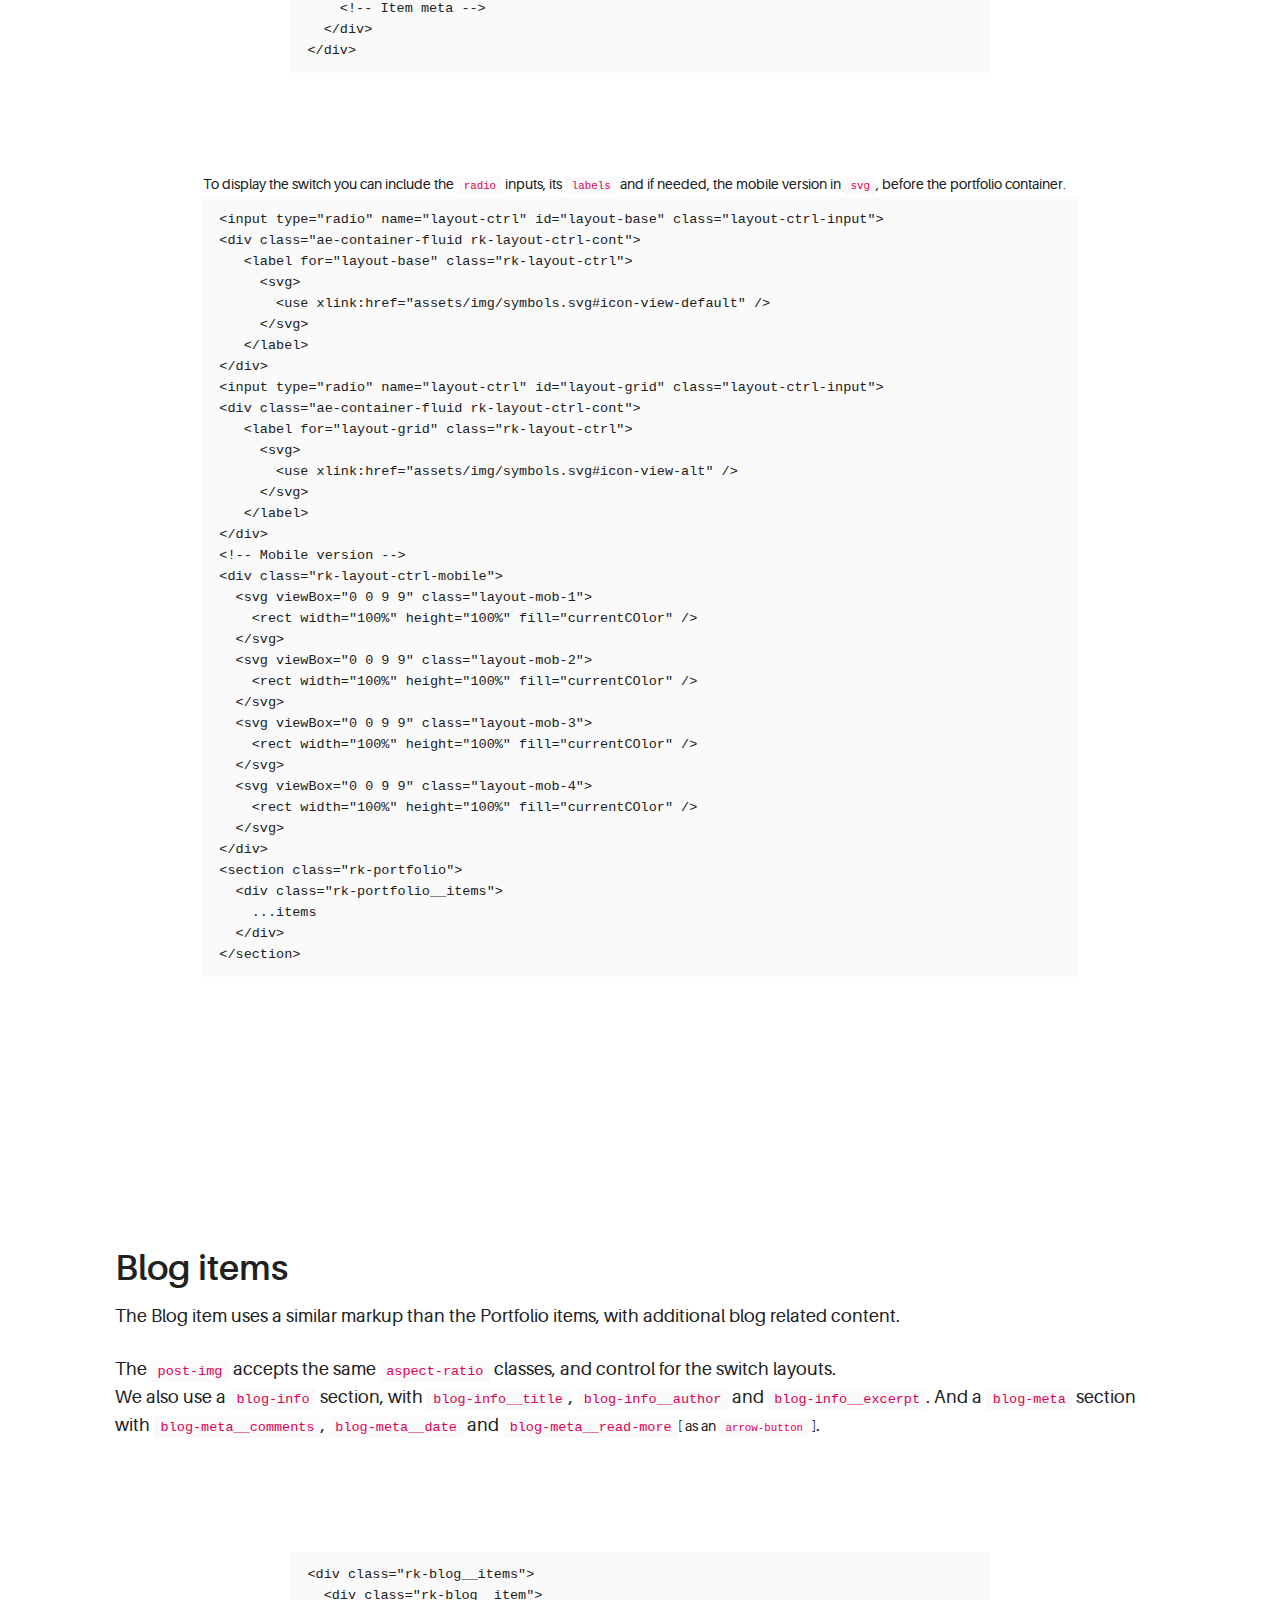
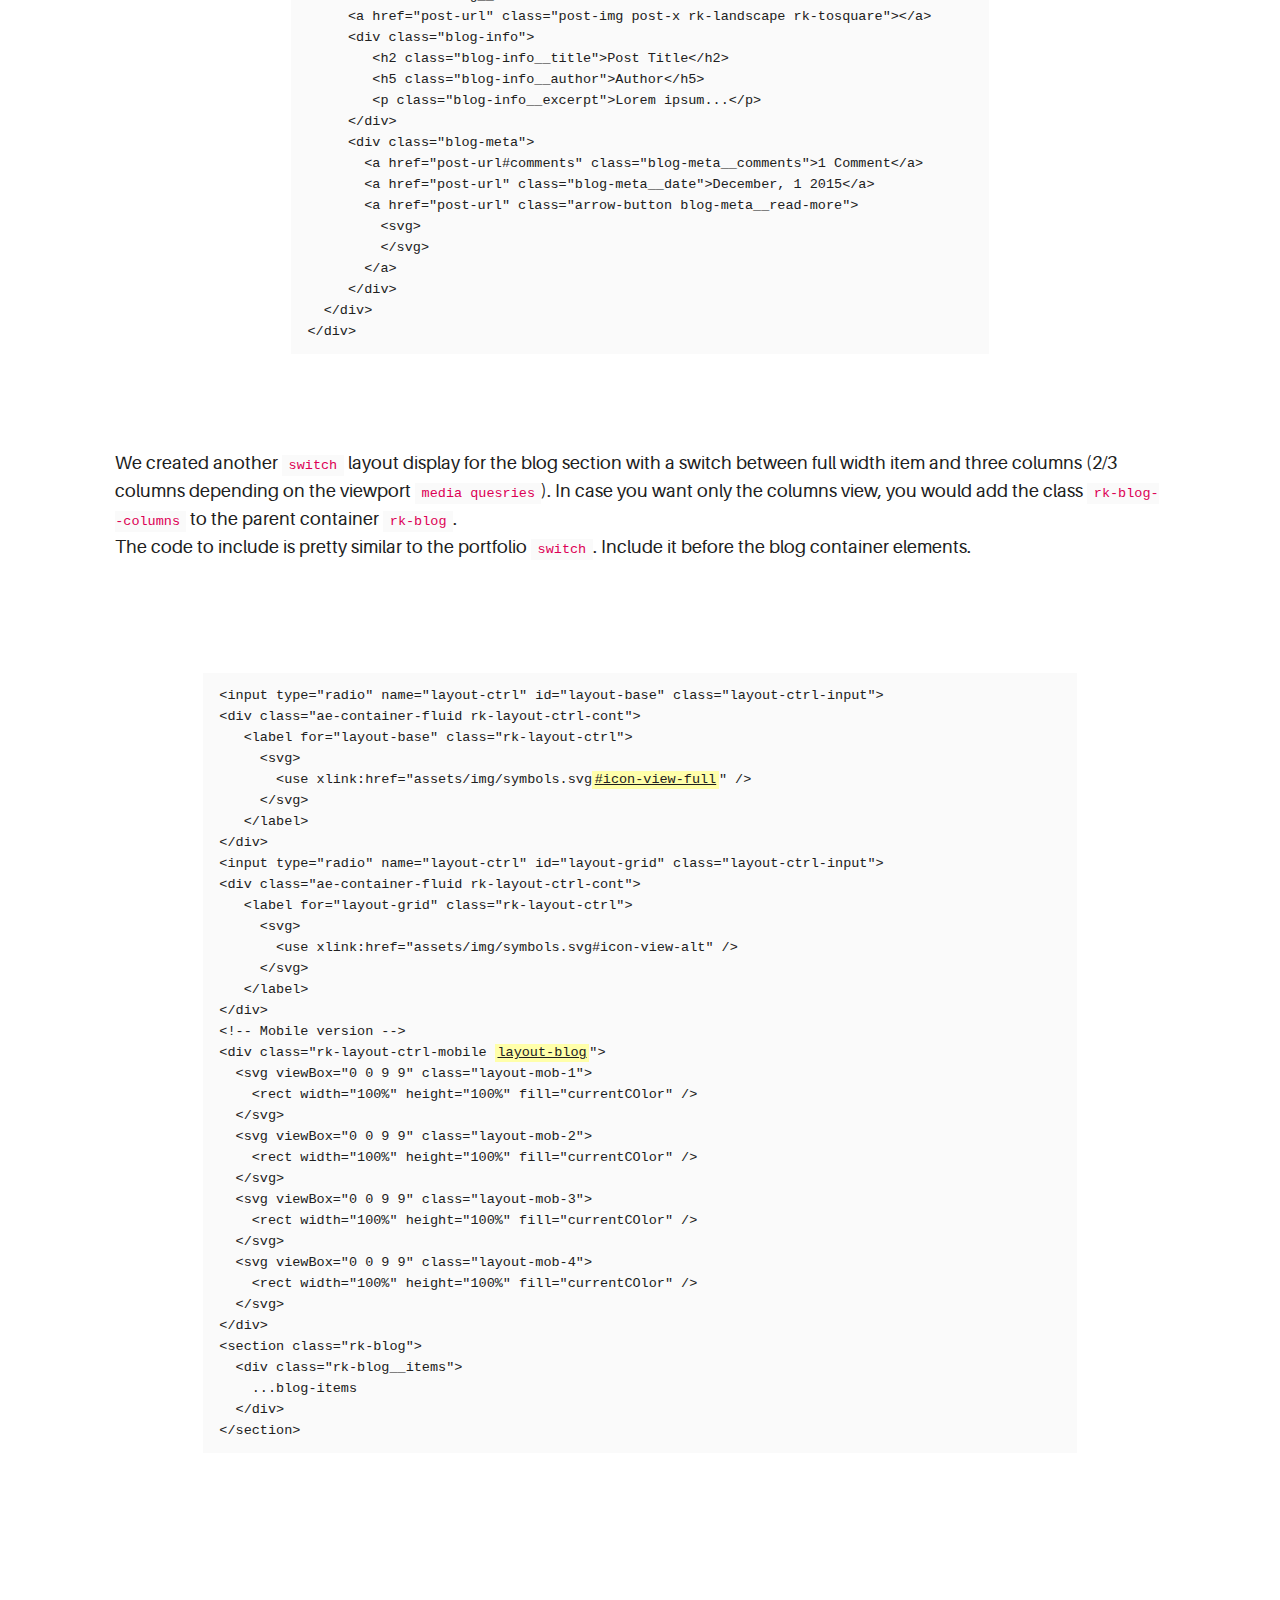
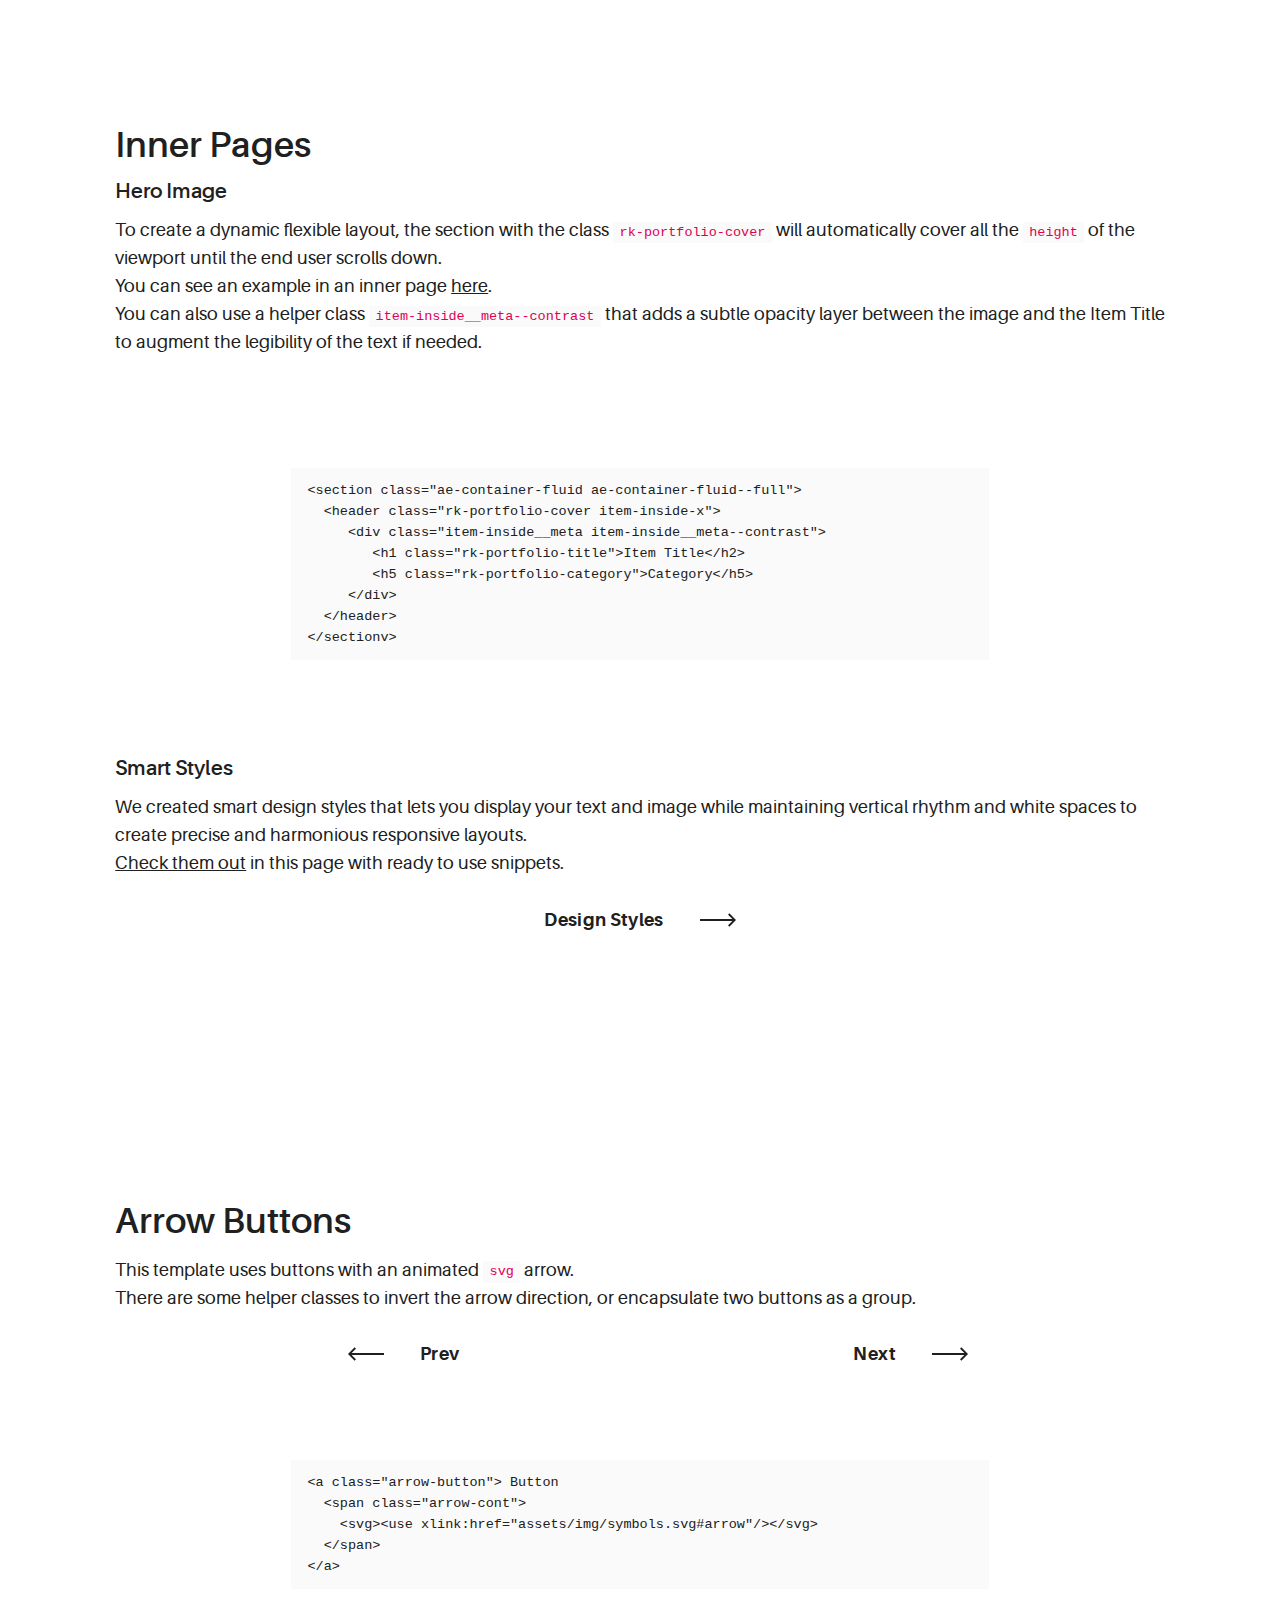
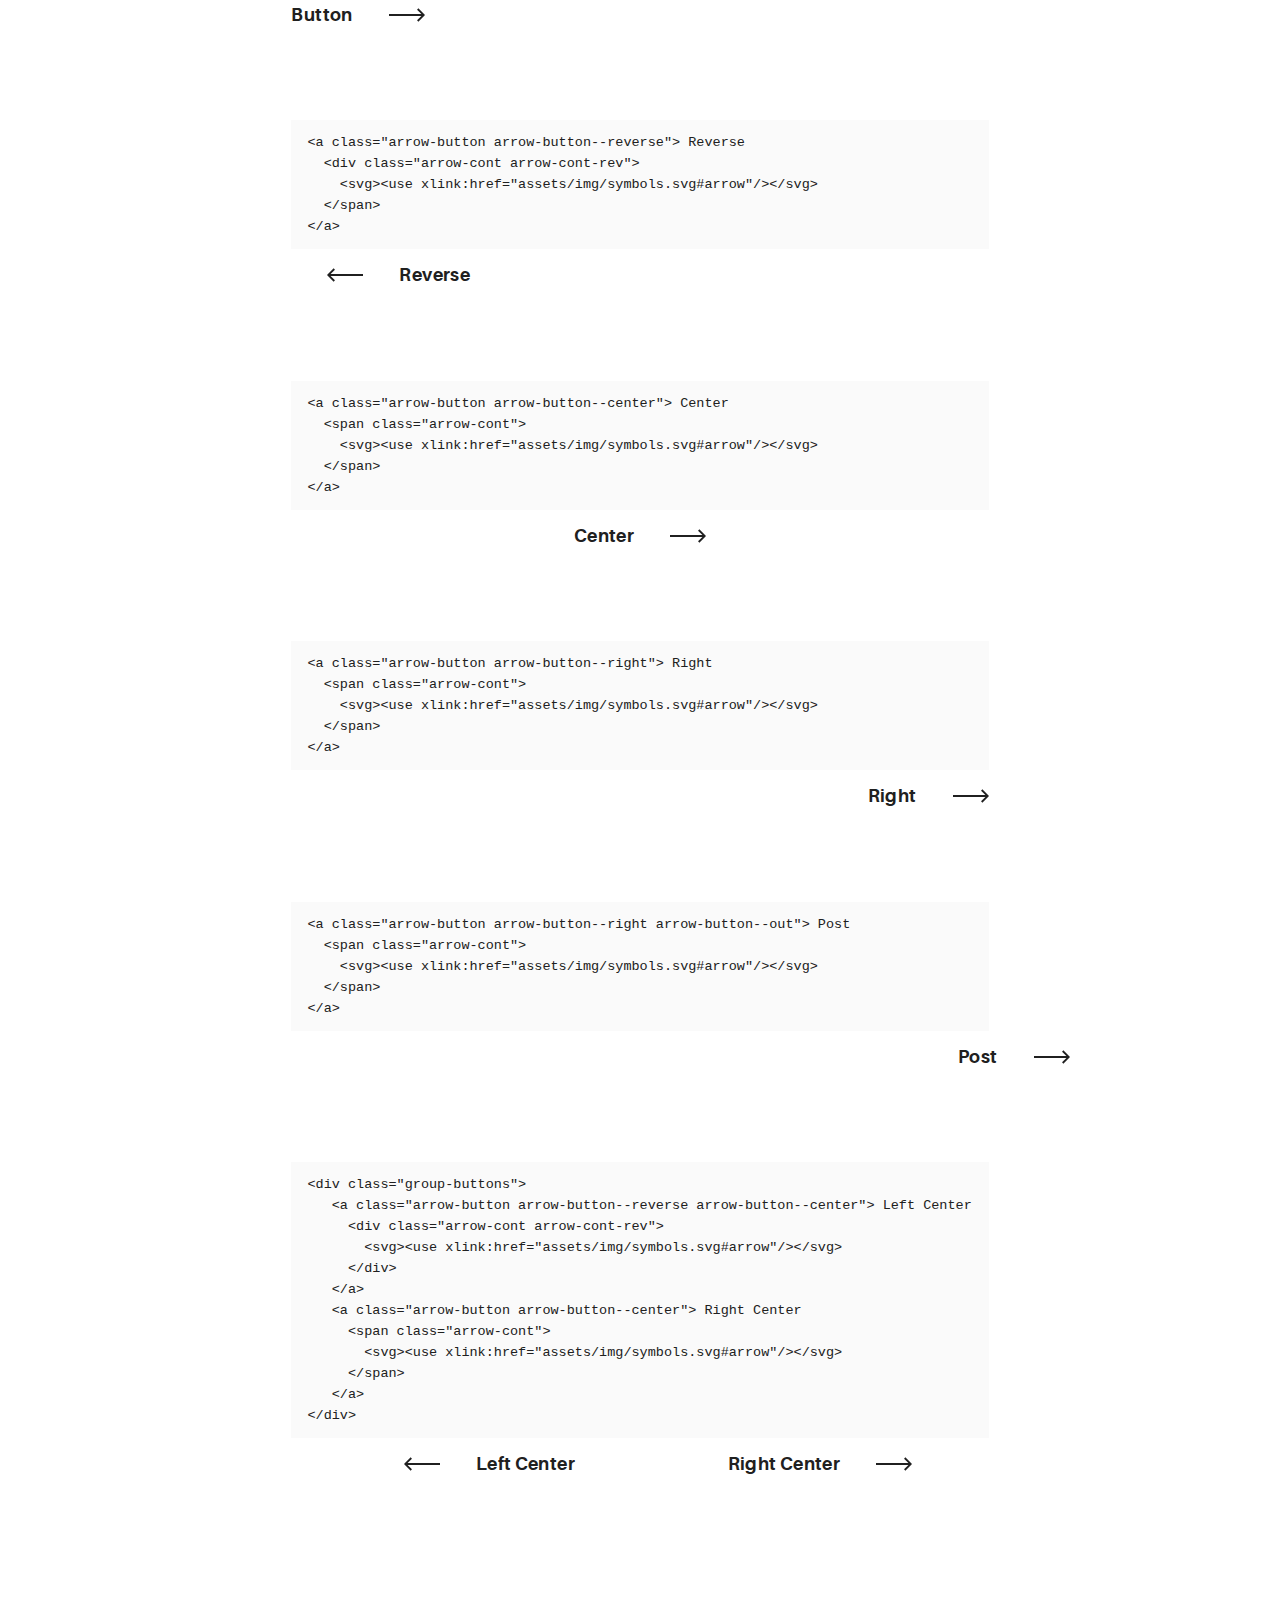
<file: documentation.html>
<!DOCTYPE html>
<html>
  <head>
    <meta name="viewport" content="width=device-width, initial-scale=1.0">
    <meta charset="UTF-8">
    <title>Urku Portfolio :: Pixeden</title>
    <link rel="icon" type="image/svg+xml" href="assets/img/urku-ico.svg">
    <link rel="stylesheet" href="assets/css/aurora-pack.min.css">
    <link rel="stylesheet" href="assets/css/aurora-theme-base.min.css">
    <link rel="stylesheet" href="assets/css/urku.css">
  </head>
  <body class="top-fixed">
    <header class="ae-container-fluid ae-container-fluid--full rk-header ">
      <input type="checkbox" id="mobile-menu" class="rk-mobile-menu">
      <label for="mobile-menu">
        <svg>
          <use xlink:href="assets/img/symbols.svg#bar"></use>
        </svg>
        <svg>
          <use xlink:href="assets/img/symbols.svg#bar"></use>
        </svg>
        <svg>
          <use xlink:href="assets/img/symbols.svg#bar"></use>
        </svg>
      </label>
      <div class="ae-container-fluid rk-topbar">
        <h1 class="rk-logo"><a href="index.html">urku portfolio<sup>tm</sup></a></h1>
        <nav class="rk-navigation">
          <ul class="rk-menu">
            <li class="rk-menu__item"><a href="index.html" class="rk-menu__link">Home</a>
            </li>
            <li class="rk-menu__item"><a href="portfolio.html" class="rk-menu__link">Portfolio</a>
              <nav class="rk-menu__sub">
                <ul class="rk-container">
                  <li class="rk-menu__item"><a href="portfolio.html" class="rk-menu__link">Flex</a></li>
                  <li class="rk-menu__item"><a href="portfolio-alt.html" class="rk-menu__link">Switch</a></li>
                  <li class="rk-menu__item"><a href="portfolio-raw.html" class="rk-menu__link">Static</a></li>
                  <li class="rk-menu__item"><a href="portfolio-masonry.html" class="rk-menu__link">Masonry</a></li>
                </ul>
              </nav>
            </li>
            <li class="rk-menu__item"><a href="blog.html" class="rk-menu__link">Blog</a>
            </li>
            <li class="active rk-menu__item"><a href="#0" class="rk-menu__link">Pages</a>
              <nav class="rk-menu__sub">
                <ul class="rk-container">
                  <li class="rk-menu__item"><a href="about.html" class="rk-menu__link">About</a></li>
                  <li class="rk-menu__item"><a href="documentation.html" class="rk-menu__link">Documentation</a></li>
                  <li class="rk-menu__item"><a href="design-styles.html" class="rk-menu__link">Design Styles</a></li>
                </ul>
              </nav>
            </li>
            <li class="rk-menu__item"><a href="contact.html" class="rk-menu__link">Contact Us</a>
            </li>
          </ul>
          <form class="rk-search">
            <input type="text" placeholder="Search" id="urku-search" class="rk-search-field">
            <label for="urku-search">
              <svg>
                <use xlink:href="assets/img/symbols.svg#icon-search"></use>
              </svg>
            </label>
          </form>
        </nav>
      </div>
    </header>
    <style>
      .hash-link {
        position: relative;
      }
      .hash-link:before {
        content: '#';
        opacity: 0;
        position: absolute;
        right: 100%;
        transform: translatex(.25em);
        transition: .3s;
      }
      .hash-link:hover:before {
        opacity: 1;
        transform: translatex(0);
      }
      
      .layout-ctrl-input:checked + .demo-switch {
        color: #a0a0a0;
      }
      .demo-switch {
        cursor: pointer;
        display: none;
        height: 32px;
        transition: color .3s;
        width: 28px;
      }
      .demo-switch:hover {
        color: #a0a0a0;
      }
      .demo-switch svg {
        height: 100%;
        width: 100%;
      }
      
      @media (min-width: 40em) {
        .demo-switch {
          display: inline-block !important;
        }
      }
      
    </style>
    <section class="ae-container-fluid ae-container-fluid--full rk-main">
      <div class="item-inside__meta">
        <h1 class="ae-u-bolder rk-portfolio-title ">Documentation</h1>
      </div>
      <div class="ae-container-fluid ae-container-fluid--inner">
        <div class="ae-grid ae-grid au-xs-ptp-1">
          <div class="ae-grid__item item-lg-12">
            <h2 id="portfolio-items"><a href="#portfolio-items" class="hash-link">Portfolio Items</a>
            </h2>
            <h3 id="static-items"><a href="#static-items" class="hash-link">Static Items</a>
            </h3>
            <p>You can create a static portfolio page by using our grid system <a href="http://themes-pixeden.com/aurora-kit/grid.html" class="au-underline">Aurora</a>, creating the grid structure with <code>ae-grid</code>, adding your items with <code>ae-grid__item</code>and <a href="http://themes-pixeden.com/aurora-kit/grid.html" class="au-underline">customizing</a> it as you want. </p>
            <div class="ae-grid">
              <div class="ae-grid__item item-lg-4"><a href="portfolio-item.html" class="rk-item"><img src="assets/img/project-1.jpg" alt="">
                  <div class="item-meta">
                    <h2>Essential Stationery</h2>
                    <p>Branding</p>
                  </div></a></div>
              <div class="ae-grid__item item-lg-4"><a href="portfolio-item.html" class="rk-item"><img src="assets/img/project-4.jpg" alt="">
                  <div class="item-meta">
                    <h2>Tumblr hammock</h2>
                    <p>Packaging</p>
                  </div></a></div>
              <div class="ae-grid__item item-lg-4"><a href="portfolio-item.html" class="rk-item"><img src="assets/img/project-5.jpg" alt="">
                  <div class="item-meta">
                    <h2>Biodiesel etsy</h2>
                    <p>Branding</p>
                  </div></a></div>
            </div>
          </div>
        </div>
        <div class="ae-grid au-xs-ptp-1">
          <div class="ae-grid__item item-lg-8 item-lg--offset-2">
            <pre><code>&lt;div class=&quot;ae-grid&quot;&gt; 
   &lt;!-- first column --&gt;
   &lt;div class=&quot;ae-grid__item item-lg-4&quot;&gt; 
     &lt;a href=&quot;item-url&quot; class=&quot;rk-item&quot;&gt;
       &lt;img src=&quot;img-url&quot; /&gt;
       &lt;span class=&quot;item-meta&quot;&gt;
         &lt;h2&gt;Title&lt;/h2&gt;
         &lt;p&gt;Category&lt;/p&gt;
       &lt;/span&gt;
     &lt;/a&gt;
   &lt;/div&gt;
   &nbsp;
   &lt;!-- other columns... --&gt;
&lt;/div&gt;</code></pre>
          </div>
        </div>
        <div class="ae-grid ae-grid au-xs-ptp-1">
          <div class="ae-grid__item item-lg-12">
            <h3 id="masonry-items"><a href="#masonry-items" class="hash-link">Masonry Items</a>
            </h3>
            <p>You can also use the <a href="http://themes-pixeden.com/aurora-kit/grid.html#masonry-grid" class="au-underline">Masonry</a> grid style of <a href="http://themes-pixeden.com/aurora-kit/grid.html" class="au-underline">Aurora</a>. Create a <code>ae-masonry</code> container and add each item with the class<code>ae-masonry__item</code>. You can also set the number of columns for each viewport.</p>
            <div class="ae-masonry ae-masonry-md-2"><a href="portfolio-item.html" class="rk-item ae-masonry__item"><img src="assets/img/project-1.jpg" alt="">
                <div class="item-meta">
                  <h2>Essential Stationery</h2>
                  <p>Branding</p>
                </div></a><a href="portfolio-item.html" class="rk-item ae-masonry__item"><img src="assets/img/project-2.jpg" alt="">
                <div class="item-meta">
                  <h2>Pickled Tousled</h2>
                  <p>Art Direction</p>
                </div></a><a href="portfolio-item.html" class="rk-item ae-masonry__item"><img src="assets/img/project-3.jpg" alt="">
                <div class="item-meta">
                  <h2>Waistcoat vegan</h2>
                  <p>Graphic Design</p>
                </div></a><a href="portfolio-item.html" class="rk-item ae-masonry__item"><img src="assets/img/project-4.jpg" alt="">
                <div class="item-meta">
                  <h2>Tumblr hammock</h2>
                  <p>Packaging</p>
                </div></a>
            </div>
          </div>
        </div>
        <div class="ae-grid au-xs-ptp-1">
          <div class="ae-grid__item item-lg-8 item-lg--offset-2">
            <pre><code>&lt;div class=&quot;ae-masonry ae-masonry-md-2 ae-masonry-xl-4&quot;&gt; 
   &lt;a href=&quot;item-url&quot; class=&quot;rk-item <ins>ae-masonry__item</ins>&quot;&gt;
     &lt;img src=&quot;img-url&quot; /&gt;
     &lt;span class=&quot;item-meta&quot;&gt;
       &lt;h2&gt;Title&lt;/h2&gt;
       &lt;p&gt;Category&lt;/p&gt;
     &lt;/span&gt;
   &lt;/a&gt;
 &nbsp;
 &lt;!-- other items... --&gt;
&lt;/div&gt;</code></pre>
          </div>
        </div>
        <div class="ae-grid ae-grid au-xs-ptp-1">
          <div class="ae-grid__item item-lg-12">
            <h3 id="flexible-items"><a href="#flexible-items" class="hash-link">Flexible Items</a>
            </h3>
            <p>The special portfolio items we are using in Urku Portfolio adapt in a <a href="https://developer.mozilla.org/en-US/docs/Web/CSS/CSS_Flexible_Box_Layout/Using_CSS_flexible_boxes" target="_balnk" class="au-underline">flexible</a> way to the viewport, alowing them for instance to resize to new <a href="#switch-layout" class="au-underline">layout switches</a>. Just add the class <code>rk-item--flex </code> along the <code>rk-item</code> class on each items, inside the flex container with the <code>rk-portfolio__items</code> class.<br>Those flexible items are implemented as <code>background-image</code> with incremental numbered classes like <code>item-{number}</code> to set the specific <code>background-image</code> for each item.</p>
          </div>
        </div>
        <div class="rk-portfolio__items"><a href="portfolio-item.html" class="item-1 rk-item rk-item--flex"><span class="item-meta">
              <h2>Essential Stationery</h2>
              <p>Branding</p></span></a><a href="portfolio-item.html" class="item-2 rk-item rk-item--flex"><span class="item-meta">
              <h2>Pickled Tousled</h2>
              <p>Art Direction</p></span></a><a href="portfolio-item.html" class="item-3 rk-item rk-item--flex"><span class="item-meta">
              <h2>Waistcoat vegan</h2>
              <p>Graphic Design</p></span></a><a href="portfolio-item.html" class="item-4 rk-item rk-item--flex"><span class="item-meta">
              <h2>Tumblr hammock</h2>
              <p>Packaging</p></span></a><a href="portfolio-item.html" class="item-5 rk-item rk-item--flex"><span class="item-meta">
              <h2>Biodiesel etsy</h2>
              <p>Branding</p></span></a>
        </div>
        <div class="ae-grid au-xs-ptp-1">
          <div class="ae-grid__item item-lg-8 item-lg--offset-2">
            <pre><code>&lt;div class=&quot;rk-portfolio__items&quot;&gt; 
  &lt;a href=&quot;item-url&quot; class=&quot;rk-item <ins>rk-item--flex</ins> item-1&quot;&gt;
     &lt;span class=&quot;item-meta&quot;&gt;
        &lt;h2&gt;Title&lt;/h2&gt;
        &lt;p&gt;Category&lt;/p&gt;
     &lt;/span&gt;
  &lt;/a&gt;
  &lt;a href=&quot;item-url&quot; class=&quot;rk-item item-2&quot;&gt;
    ...
  &lt;/a&gt;
  ...
&lt;/div&gt;</code></pre>
          </div>
        </div>
        <div class="ae-grid au-xs-ptp-1">
          <div class="ae-grid__item item-lg-8 item-lg--offset-2"><span><small>CSS <code>background-image</code> example.</small></span>
            <pre><code>.item-2 {
  background-image: url('path/to/img/');
}</code></pre>
          </div>
        </div>
        <div class="ae-grid au-xs-ptp-1">
          <div class="ae-grid__item item-lg-12">
            <h3 id="advanced-layouts"><a href="#advanced-layouts" class="hash-link">Advanced Layouts</a>
            </h3>
            <p>Our flexible items can be modified easily to create original custom advanced layouts.<br>A series of class allows you to modify the item size, aspect ratio and create smart item containers for precise layouts.</p>
            <h5 id="size" class="ae-u-bolder"><a href="#size" class="hash-link">Size</a>
            </h5>
            <p>Based on a 12 columns grid, you can control the size in columns with the class <code>rk-size-{cols}</code>, for example <code>rk-size-6</code> would fill half a row (6 columns of 12).</p>
            <div class="rk-portfolio__items">
              <div class="rk-item rk-item--flex item-10 rk-size-4"></div>
              <div class="rk-item rk-item--flex item-1 rk-size-8"></div>
            </div>
          </div>
        </div>
        <div class="ae-grid au-xs-ptp-1">
          <div class="ae-grid__item item-lg-8 item-lg--offset-2">
            <pre><code>&lt;div class=&quot;rk-portfolio__items&quot;&gt; 
  &lt;div class=&quot;rk-item item-10 <ins>rk-size-4</ins>&quot;&gt;
    &lt;!-- Item meta --&gt;
  &lt;/div&gt;
  &lt;div class=&quot;rk-item item-1 <ins>rk-size-8</ins>&quot;&gt;
    &lt;!-- Item meta --&gt;
  &lt;/div&gt;
&lt;/div&gt;</code></pre>
          </div>
        </div>
        <div class="ae-grid au-xs-ptp-1">
          <div class="ae-grid__item item-lg-12">
            <h5 id="aspect-ratio" class="ae-u-bolder"><a href="#aspect-ratio" class="hash-link">Aspect Ratio</a>
            </h5>
            <p>You can control the aspect ratio and create different display view for the item. There are three aspect modifiers classes that are <code>rk-landscape</code>, <code>rk-portrait</code>or <code>rk-square</code>. Look below the previous example with a modifier. <br>Those helpers will let you create and control your flexible design layout and tweak it as necessary.</p>
            <div class="rk-portfolio__items">
              <div class="rk-item rk-item--flex item-10 rk-size-4"></div>
              <div class="rk-item rk-item--flex item-1 rk-size-8 rk-landscape"></div>
            </div>
          </div>
        </div>
        <div class="ae-grid au-xs-ptp-1 au-xs-pbp-1">
          <div class="ae-grid__item item-lg-8 item-lg--offset-2">
            <pre><code>&lt;div class=&quot;rk-portfolio__items&quot;&gt; 
  &lt;div class=&quot;rk-item item-10 rk-size-4
    &lt;!-- Item meta --&gt;
  &lt;/div&gt;
  &lt;div class=&quot;rk-item item-1 rk-size-8 <ins>rk-landscape</ins>&quot;&gt;
    &lt;!-- Item meta --&gt;
  &lt;/div&gt;
&lt;/div&gt;</code></pre>
          </div>
        </div>
        <div class="ae-grid ae-grid">
          <div class="ae-grid__item item-lg-12">
            <h5 id="hover-style"><a href="#hover-style" class="hash-link">Hover Style</a>
            </h5>
            <p>When hovering on an item a "Blend Mode" is applied to create a subtle effect. This is applied to the image through the CSS property <code>background-blend-mode</code>. This creates a special Black &amp; White and Brightness effect.<br>We also add an extra layer when <code>item-meta</code> is used, to create a white semi transparent layer to help with text legibility.</p>
            <div class="ae-grid au-xs-pbp-1">
              <div class="ae-grid__item item-lg-8 item-lg--offset-2">
                <div class="rk-portfolio__items"><a href="#0" class="rk-item rk-item--flex item-7"></a><a href="#0" class="rk-item rk-item--flex item-8 rk-landscape">
                    <div class="item-meta">
                      <h2>Trust fund</h2>
                      <p>Packaging</p>
                    </div></a></div>
                <p><small> This effect is not visible in Safari browser as it has for now only partial support for blend modes.</small></p>
              </div>
            </div>
          </div>
        </div>
        <div class="ae-grid au-xs-ptp-1">
          <div class="ae-grid__item item-lg-12">
            <h5 id="smart-item-containers" class="ae-u-bolder"><a href="#smart-item-containers" class="hash-link">Smart Item Containers</a>
            </h5>
            <p>You can create complex layouts holding items in smart containers with the class <code>rk-items-cont</code>.</p>
            <div class="rk-portfolio__items">
              <div class="rk-items-cont rk-size-6">
                <div class="rk-item rk-item--flex item-4 rk-landscape"></div>
                <div class="rk-item rk-item--flex item-5 rk-landscape"></div>
              </div>
              <div class="rk-item rk-item--flex item-6"></div>
            </div>
          </div>
        </div>
        <div class="ae-grid au-xs-ptp-1">
          <div class="ae-grid__item item-lg-8 item-lg--offset-2">
            <pre><code>&lt;div class=&quot;rk-portfolio__items&quot;&gt; 
  &lt;div class=&quot;<ins>rk-items-cont</ins> rk-size-6&quot;&gt;
     &lt;div class=&quot;rk-item item-4 rk-landscape&quot;&gt;
       &lt;!-- Item meta --&gt;
     &lt;/div&gt;
     &lt;div class=&quot;rk-item item-5 rk-landscape&quot;&gt;
       &lt;!-- Item meta --&gt;
     &lt;/div&gt;
  &lt;/div&gt;
  &lt;div class=&quot;rk-item item-6&quot;&gt;
    &lt;!-- Item meta --&gt;
  &lt;/div&gt;
&lt;/div&gt;</code></pre>
            <p> <small>Look that for <code>item-6</code> we did not declare a <code>size</code> helper because the smart container make it fill the remaining available space. This lets you create precise layouts.</small></p>
          </div>
        </div>
        <div class="ae-grid au-xs-ptp-1">
          <div class="ae-grid__item item-lg-12">
            <h5 id="switch-layout" class="ae-u-bolder"><a href="#switch-layout" class="hash-link">Switch Layout</a>
            </h5>
            <p>The switch layout is an advanced use of our flexible items that lets the end-user switch between two layouts with only CSS, this is set-up with each portfolio item through classes.<br>Just add the <code>size</code> and <code>aspect-ratio</code> you want for the alternate item layout with <code>rk-tosize-{cols}</code> for the columns, and <code>rk-tolandscape</code>, <code>rk-toportrait</code> and <code>rk-tosquare</code> for the aspect ratio. <br>Try it by clicking on the switch icons below.</p>
          </div>
        </div>
        <div class="au-xs-ta-center">
          <input type="radio" name="layout-ctrl" checked id="layout-base" class="layout-ctrl-input">
          <label for="layout-base" class="demo-switch">
            <svg>
              <use xlink:href="assets/img/symbols.svg#icon-view-default"></use>
            </svg>
          </label>
          <input type="radio" name="layout-ctrl" id="layout-grid" class="layout-ctrl-input">
          <label for="layout-grid" class="demo-switch">
            <svg>
              <use xlink:href="assets/img/symbols.svg#icon-view-alt"></use>
            </svg>
          </label>
          <section class="rk-portfolio">
            <div class="rk-portfolio__items">
              <div class="rk-items-cont rk-size-6 rk-tosize-8">
                <div class="rk-item rk-item--flex item-4 rk-tosize-6 rk-landscape">
                  <div class="item-meta">
                    <h2>Tumblr hammock</h2>
                    <p>Packaging</p>
                  </div>
                </div>
                <div class="rk-item rk-item--flex item-5 rk-tosize-6 rk-landscape">
                  <div class="item-meta">
                    <h2>Biodiesel etsy</h2>
                    <p>Branding</p>
                  </div>
                </div>
              </div>
              <div class="rk-item rk-item--flex item-6 rk-tosize-4">
                <div class="item-meta">
                  <h2>Gentrify artisan</h2>
                  <p>Graphic Design</p>
                </div>
              </div>
            </div>
          </section>
        </div>
        <div class="ae-grid au-xs-ptp-1">
          <div class="ae-grid__item item-lg-8 item-lg--offset-2">
            <pre><code>&lt;div class=&quot;rk-portfolio__items&quot;&gt; 
  &lt;div class=&quot;rk-items-cont rk-size-6 <ins>rk-tosize-8</ins>&quot;&gt;
     &lt;div class=&quot;rk-item item-4 <ins>rk-tosize-6</ins> rk-landscape&quot;&gt;
       &lt;!-- Item meta --&gt;
     &lt;/div&gt;
     &lt;div class=&quot;rk-item item-5 <ins>rk-tosize-6</ins> rk-landscape&quot;&gt;
       &lt;!-- Item meta --&gt;
     &lt;/div&gt;
  &lt;/div&gt;
  &lt;div class=&quot;rk-item item-6 <ins>rk-tosize-4</ins>&quot;&gt;
    &lt;!-- Item meta --&gt;
  &lt;/div&gt;
&lt;/div&gt;</code></pre>
          </div>
        </div>
        <div class="ae-grid au-xs-ptp-1">
          <div class="ae-grid__item item-lg-10 item-lg--offset-1"><span> <small>To display the switch you can include the <code>radio</code> inputs, its <code>labels</code> and if needed, the mobile version in <code>svg</code>, before the portfolio container.</small></span>
            <pre><code>&lt;input type=&quot;radio&quot; name=&quot;layout-ctrl&quot; id=&quot;layout-base&quot; class=&quot;layout-ctrl-input&quot;&gt; 
&lt;div class=&quot;ae-container-fluid rk-layout-ctrl-cont&quot;&gt;
   &lt;label for=&quot;layout-base&quot; class=&quot;rk-layout-ctrl&quot;&gt;
     &lt;svg&gt;
       &lt;use xlink:href=&quot;assets/img/symbols.svg#icon-view-default&quot; /&gt;
     &lt;/svg&gt;
   &lt;/label&gt;
&lt;/div&gt;
&lt;input type=&quot;radio&quot; name=&quot;layout-ctrl&quot; id=&quot;layout-grid&quot; class=&quot;layout-ctrl-input&quot;&gt; 
&lt;div class=&quot;ae-container-fluid rk-layout-ctrl-cont&quot;&gt;
   &lt;label for=&quot;layout-grid&quot; class=&quot;rk-layout-ctrl&quot;&gt;
     &lt;svg&gt;
       &lt;use xlink:href=&quot;assets/img/symbols.svg#icon-view-alt&quot; /&gt;
     &lt;/svg&gt;
   &lt;/label&gt;
&lt;/div&gt;
&lt;!-- Mobile version --&gt;
&lt;div class=&quot;rk-layout-ctrl-mobile&quot;&gt;
  &lt;svg viewBox=&quot;0 0 9 9&quot; class=&quot;layout-mob-1&quot;&gt;
    &lt;rect width=&quot;100%&quot; height=&quot;100%&quot; fill=&quot;currentCOlor&quot; /&gt;
  &lt;/svg&gt;
  &lt;svg viewBox=&quot;0 0 9 9&quot; class=&quot;layout-mob-2&quot;&gt;
    &lt;rect width=&quot;100%&quot; height=&quot;100%&quot; fill=&quot;currentCOlor&quot; /&gt;
  &lt;/svg&gt;
  &lt;svg viewBox=&quot;0 0 9 9&quot; class=&quot;layout-mob-3&quot;&gt;
    &lt;rect width=&quot;100%&quot; height=&quot;100%&quot; fill=&quot;currentCOlor&quot; /&gt;
  &lt;/svg&gt;
  &lt;svg viewBox=&quot;0 0 9 9&quot; class=&quot;layout-mob-4&quot;&gt;
    &lt;rect width=&quot;100%&quot; height=&quot;100%&quot; fill=&quot;currentCOlor&quot; /&gt;
  &lt;/svg&gt;
&lt;/div&gt;
&lt;section class=&quot;rk-portfolio&quot;&gt;
  &lt;div class=&quot;rk-portfolio__items&quot;&gt;
    ...items
  &lt;/div&gt;
&lt;/section&gt;</code></pre>
          </div>
        </div>
        <div class="ae-grid ae-grid au-xs-ptp-3">
          <div class="ae-grid__item item-lg-12">
            <h2 id="blog-items"><a href="#blog-items" class="hash-link">Blog items</a>
            </h2>
            <p>The Blog item uses a similar markup than the Portfolio items, with additional blog related content.</p>
            <p>The <code>post-img</code> accepts the same <code>aspect-ratio</code> classes, and control for the switch layouts.<br>We also use a <code>blog-info</code> section, with <code>blog-info__title</code>, <code>blog-info__author</code> and <code>blog-info__excerpt</code>. And a <code>blog-meta</code> section with <code>blog-meta__comments</code>, <code>blog-meta__date</code> and <code>blog-meta__read-more</code><small>[ as an <code>arrow-button</code> ]</small>.</p>
            <div class="ae-grid au-xs-ptp-1 au-xs-pbp-1">
              <div class="ae-grid__item item-lg-8 item-lg--offset-2">
                <pre><code>&lt;div class=&quot;rk-blog__items&quot;&gt; 
  &lt;div class=&quot;rk-blog__item&quot;&gt;
     &lt;a href=&quot;post-url&quot; class=&quot;post-img post-x rk-landscape rk-tosquare&quot;&gt;&lt;/a&gt;
     &lt;div class=&quot;blog-info&quot;&gt;
        &lt;h2 class=&quot;blog-info__title&quot;&gt;Post Title&lt;/h2&gt;
        &lt;h5 class=&quot;blog-info__author&quot;&gt;Author&lt;/h5&gt;
        &lt;p class=&quot;blog-info__excerpt&quot;&gt;Lorem ipsum...&lt;/p&gt;
     &lt;/div&gt;
     &lt;div class=&quot;blog-meta&quot;&gt;
       &lt;a href=&quot;post-url#comments&quot; class=&quot;blog-meta__comments&quot;&gt;1 Comment&lt;/a&gt;
       &lt;a href=&quot;post-url&quot; class=&quot;blog-meta__date&quot;&gt;December, 1 2015&lt;/a&gt;
       &lt;a href=&quot;post-url&quot; class=&quot;arrow-button blog-meta__read-more&quot;&gt;
         &lt;svg&gt;
         &lt;/svg&gt;
       &lt;/a&gt;
     &lt;/div&gt;
  &lt;/div&gt;
&lt;/div&gt;</code></pre>
              </div>
            </div>
            <p>We created another <code>switch</code> layout display for the blog section with a switch between full width item and three columns (2/3 columns depending on the viewport <code>media quesries</code>). In case you want only the columns view, you would add the class <code>rk-blog--columns</code> to the parent container <code>rk-blog</code>.<br>The code to include is pretty similar to the portfolio  <code>switch</code>. Include it before the blog container elements.</p>
          </div>
        </div>
        <div class="ae-grid au-xs-ptp-1">
          <div class="ae-grid__item item-lg-10 item-lg--offset-1">
            <pre><code>&lt;input type=&quot;radio&quot; name=&quot;layout-ctrl&quot; id=&quot;layout-base&quot; class=&quot;layout-ctrl-input&quot;&gt; 
&lt;div class=&quot;ae-container-fluid rk-layout-ctrl-cont&quot;&gt;
   &lt;label for=&quot;layout-base&quot; class=&quot;rk-layout-ctrl&quot;&gt;
     &lt;svg&gt;
       &lt;use xlink:href=&quot;assets/img/symbols.svg<ins>#icon-view-full</ins>&quot; /&gt;
     &lt;/svg&gt;
   &lt;/label&gt;
&lt;/div&gt;
&lt;input type=&quot;radio&quot; name=&quot;layout-ctrl&quot; id=&quot;layout-grid&quot; class=&quot;layout-ctrl-input&quot;&gt; 
&lt;div class=&quot;ae-container-fluid rk-layout-ctrl-cont&quot;&gt;
   &lt;label for=&quot;layout-grid&quot; class=&quot;rk-layout-ctrl&quot;&gt;
     &lt;svg&gt;
       &lt;use xlink:href=&quot;assets/img/symbols.svg#icon-view-alt&quot; /&gt;
     &lt;/svg&gt;
   &lt;/label&gt;
&lt;/div&gt;
&lt;!-- Mobile version --&gt;
&lt;div class=&quot;rk-layout-ctrl-mobile <ins>layout-blog</ins>&quot;&gt;
  &lt;svg viewBox=&quot;0 0 9 9&quot; class=&quot;layout-mob-1&quot;&gt;
    &lt;rect width=&quot;100%&quot; height=&quot;100%&quot; fill=&quot;currentCOlor&quot; /&gt;
  &lt;/svg&gt;
  &lt;svg viewBox=&quot;0 0 9 9&quot; class=&quot;layout-mob-2&quot;&gt;
    &lt;rect width=&quot;100%&quot; height=&quot;100%&quot; fill=&quot;currentCOlor&quot; /&gt;
  &lt;/svg&gt;
  &lt;svg viewBox=&quot;0 0 9 9&quot; class=&quot;layout-mob-3&quot;&gt;
    &lt;rect width=&quot;100%&quot; height=&quot;100%&quot; fill=&quot;currentCOlor&quot; /&gt;
  &lt;/svg&gt;
  &lt;svg viewBox=&quot;0 0 9 9&quot; class=&quot;layout-mob-4&quot;&gt;
    &lt;rect width=&quot;100%&quot; height=&quot;100%&quot; fill=&quot;currentCOlor&quot; /&gt;
  &lt;/svg&gt;
&lt;/div&gt;
&lt;section class=&quot;rk-blog&quot;&gt;
  &lt;div class=&quot;rk-blog__items&quot;&gt;
    ...blog-items
  &lt;/div&gt;
&lt;/section&gt;</code></pre>
          </div>
        </div>
        <div class="ae-grid ae-grid au-xs-ptp-3">
          <div class="ae-grid__item item-lg-12">
            <h2 id="inner-pages"><a href="#inner-pages" class="hash-link">Inner Pages</a>
            </h2>
            <h5 id="hero-image"><a href="#hero-image" class="hash-link">Hero Image</a>
            </h5>
            <p>To create a dynamic flexible layout, the section with the class <code>rk-portfolio-cover</code> will automatically cover all the <code>height</code> of the viewport until the end user scrolls down.<br> You can see an example in an inner page <a href="portfolio-item.html" class="au-underline">here</a>.<br>You can also use a helper class <code>item-inside__meta--contrast</code> that adds a subtle opacity layer between the image and the Item Title to augment the legibility of the text if needed.</p>
          </div>
        </div>
        <div class="ae-grid au-xs-ptp-1">
          <div class="ae-grid__item item-lg-8 item-lg--offset-2">
            <pre><code>&lt;section class=&quot;ae-container-fluid ae-container-fluid--full&quot;&gt; 
  &lt;header class=&quot;rk-portfolio-cover item-inside-x&quot;&gt;
     &lt;div class=&quot;item-inside__meta item-inside__meta--contrast&quot;&gt;
        &lt;h1 class=&quot;rk-portfolio-title&quot;&gt;Item Title&lt;/h2&gt;
        &lt;h5 class=&quot;rk-portfolio-category&quot;&gt;Category&lt;/h5&gt;
     &lt;/div&gt;
  &lt;/header&gt;
&lt;/sectionv&gt;</code></pre>
          </div>
        </div>
        <div class="ae-grid ae-grid au-xs-ptp-1">
          <div class="ae-grid__item item-lg-12">
            <h5 id="smart-styles"><a href="#smart-styles" class="hash-link">Smart Styles</a>
            </h5>
            <p>We created smart design styles that lets you display your text and image while maintaining vertical rhythm and white spaces to create precise and harmonious responsive layouts.<br><a href="design-styles.html" class="au-underline">Check them out</a> in this page with ready to use snippets.</p>
            <div class="group-buttons"><a href="design-styles.html" class="arrow-button arrow-button--center">Design Styles<span class="arrow-cont">
                  <svg>
                    <use xlink:href="assets/img/symbols.svg#arrow"></use>
                  </svg></span></a></div>
          </div>
        </div>
        <div class="ae-grid ae-grid au-xs-ptp-3">
          <div class="ae-grid__item item-lg-12">
            <h2 id="arrow-buttons"><a href="#arrow-buttons" class="hash-link">Arrow Buttons</a>
            </h2>
            <p>This template uses buttons with an animated <code>svg</code> arrow.<br>There are some helper classes to invert the arrow direction, or encapsulate two buttons as a group.</p>
            <div class="group-buttons au-mt-2"><a href="#0" class="arrow-button arrow-button--reverse arrow-button--center">Prev
                <div class="arrow-cont arrow-cont-rev">
                  <svg>
                    <use xlink:href="assets/img/symbols.svg#arrow"></use>
                  </svg>
                </div></a><a href="#0" class="arrow-button arrow-button--center">Next<span class="arrow-cont">
                  <svg>
                    <use xlink:href="assets/img/symbols.svg#arrow"></use>
                  </svg></span></a></div>
          </div>
        </div>
        <div class="ae-grid au-xs-ptp-1">
          <div class="ae-grid__item item-lg-8 item-lg--offset-2">
            <pre><code>&lt;a class=&quot;arrow-button&quot;&gt; Button
  &lt;span class=&quot;arrow-cont&quot;&gt;
    &lt;svg&gt;&lt;use xlink:href=&quot;assets/img/symbols.svg#arrow&quot;/&gt;&lt;/svg&gt;
  &lt;/span&gt;
&lt;/a&gt;</code></pre><a href="#0" class="arrow-button">Button<span class="arrow-cont">
                <svg>
                  <use xlink:href="assets/img/symbols.svg#arrow"></use>
                </svg></span></a>
          </div>
        </div>
        <div class="ae-grid au-xs-ptp-1">
          <div class="ae-grid__item item-lg-8 item-lg--offset-2">
            <pre><code>&lt;a class=&quot;arrow-button arrow-button--reverse&quot;&gt; Reverse
  &lt;div class=&quot;arrow-cont arrow-cont-rev&quot;&gt;
    &lt;svg&gt;&lt;use xlink:href=&quot;assets/img/symbols.svg#arrow&quot;/&gt;&lt;/svg&gt;
  &lt;/span&gt;
&lt;/a&gt;</code></pre><a href="#0" class="arrow-button arrow-button--reverse">Reverse
              <div class="arrow-cont arrow-cont-rev">
                <svg>
                  <use xlink:href="assets/img/symbols.svg#arrow"></use>
                </svg>
              </div></a>
          </div>
        </div>
        <div class="ae-grid au-xs-ptp-1">
          <div class="ae-grid__item item-lg-8 item-lg--offset-2">
            <pre><code>&lt;a class=&quot;arrow-button arrow-button--center&quot;&gt; Center
  &lt;span class=&quot;arrow-cont&quot;&gt;
    &lt;svg&gt;&lt;use xlink:href=&quot;assets/img/symbols.svg#arrow&quot;/&gt;&lt;/svg&gt;
  &lt;/span&gt;
&lt;/a&gt;</code></pre>
            <div class="group-buttons"><a href="#0" class="arrow-button arrow-button--center">Center
                <div class="arrow-cont">
                  <svg>
                    <use xlink:href="assets/img/symbols.svg#arrow"></use>
                  </svg>
                </div></a></div>
          </div>
        </div>
        <div class="ae-grid au-xs-ptp-1">
          <div class="ae-grid__item item-lg-8 item-lg--offset-2">
            <pre><code>&lt;a class=&quot;arrow-button arrow-button--right&quot;&gt; Right
  &lt;span class=&quot;arrow-cont&quot;&gt;
    &lt;svg&gt;&lt;use xlink:href=&quot;assets/img/symbols.svg#arrow&quot;/&gt;&lt;/svg&gt;
  &lt;/span&gt;
&lt;/a&gt;</code></pre>
            <div class="group-buttons"><a href="#0" class="arrow-button arrow-button--right">Right
                <div class="arrow-cont">
                  <svg>
                    <use xlink:href="assets/img/symbols.svg#arrow"></use>
                  </svg>
                </div></a></div>
          </div>
        </div>
        <div class="ae-grid au-xs-ptp-1">
          <div class="ae-grid__item item-lg-8 item-lg--offset-2">
            <pre><code>&lt;a class=&quot;arrow-button arrow-button--right arrow-button--out&quot;&gt; Post
  &lt;span class=&quot;arrow-cont&quot;&gt;
    &lt;svg&gt;&lt;use xlink:href=&quot;assets/img/symbols.svg#arrow&quot;/&gt;&lt;/svg&gt;
  &lt;/span&gt;
&lt;/a&gt;</code></pre>
            <div class="group-buttons"><a href="#0" class="arrow-button arrow-button--out arrow-button--right">Post
                <div class="arrow-cont">
                  <svg>
                    <use xlink:href="assets/img/symbols.svg#arrow"></use>
                  </svg>
                </div></a></div>
          </div>
        </div>
        <div class="ae-grid au-xs-ptp-1">
          <div class="ae-grid__item item-lg-8 item-lg--offset-2">
            <pre><code>&lt;div class=&quot;group-buttons&quot;&gt;
   &lt;a class=&quot;arrow-button arrow-button--reverse arrow-button--center&quot;&gt; Left Center
     &lt;div class=&quot;arrow-cont arrow-cont-rev&quot;&gt;
       &lt;svg&gt;&lt;use xlink:href=&quot;assets/img/symbols.svg#arrow&quot;/&gt;&lt;/svg&gt;
     &lt;/div&gt;
   &lt;/a&gt;
   &lt;a class=&quot;arrow-button arrow-button--center&quot;&gt; Right Center
     &lt;span class=&quot;arrow-cont&quot;&gt;
       &lt;svg&gt;&lt;use xlink:href=&quot;assets/img/symbols.svg#arrow&quot;/&gt;&lt;/svg&gt;
     &lt;/span&gt;
   &lt;/a&gt;
&lt;/div&gt;</code></pre>
            <div class="group-buttons"><a class="arrow-button arrow-button--reverse arrow-button--center">Left Center
                <div class="arrow-cont arrow-cont-rev">
                  <svg>
                    <use xlink:href="assets/img/symbols.svg#arrow"></use>
                  </svg>
                </div></a><a class="arrow-button arrow-button--center">Right Center
                <div class="arrow-cont">
                  <svg>
                    <use xlink:href="assets/img/symbols.svg#arrow"></use>
                  </svg>
                </div></a></div>
          </div>
        </div>
        <div class="ae-grid ae-grid au-xs-ptp-3">
          <div class="ae-grid__item item-lg-12">
            <h2 id="main-header"><a href="#main-header" class="hash-link">Main Header</a>
            </h2>
            <p>The <code>rk-header</code> is the header component used in all pages, it contains the <code>rk-logo</code> and the<code>rk-navigation</code> with <code>rk-menu</code> and <code>rk-search</code> inside of it.<br>To set the header and switch as fixed, you can add the class<code>top-fixed</code> to the <code>body</code> element.</p>
          </div>
        </div>
        <div class="ae-grid au-xs-ptp-1">
          <div class="ae-grid__item item-lg-8 item-lg--offset-2">
            <pre><code>&lt;header class=&quot;rk-header rk-container--full&quot;&gt;
  &lt;input type=&quot;checkbox&quot; id=&quot;mobile-menu&quot; class=&quot;rk-mobile-menu&quot;&gt;
  &lt;label for=&quot;mobile-menu&quot;&gt;
    &lt;svg&gt;
      &lt;use xlink:href=&quot;assets/img/symbols.svg#bar&quot;&gt;&lt;/use&gt;
    &lt;/svg&gt;
    &lt;svg&gt;
      &lt;use xlink:href=&quot;assets/img/symbols.svg#bar&quot;&gt;&lt;/use&gt;
    &lt;/svg&gt;
    &lt;svg&gt;
      &lt;use xlink:href=&quot;assets/img/symbols.svg#bar&quot;&gt;&lt;/use&gt;
    &lt;/svg&gt;
  &lt;/label&gt;
  &lt;div class=&quot;rk-container rk-topbar&quot;&gt;
    &lt;h1 class=&quot;rk-logo&quot;&gt;&lt;a href=&quot;index.html&quot;&gt;urku portfolio&lt;sup&gt;tm&lt;/sup&gt;&lt;/a&gt;&lt;/h1&gt;
    &lt;nav class=&quot;rk-navigation&quot;&gt;
      &lt;ul class=&quot;rk-menu&quot;&gt;
        &lt;li class=&quot;rk-menu__item&quot;&gt;
          &lt;a href=&quot;url&quot; class=&quot;rk-menu__link&quot;&gt;Link&lt;/a&gt;
        &lt;/li&gt;
        &lt;li class=&quot;rk-menu__item&quot;&gt;
          &lt;a href=&quot;url&quot; class=&quot;rk-menu__link&quot;&gt;Link&lt;/a&gt;
          &lt;nav class=&quot;rk-menu__sub&quot;&gt;
            &lt;ul class=&quot;rk-container&quot;&gt;
              &lt;li class=&quot;rk-menu__item&quot;&gt;
                &lt;a href=&quot;url&quot; class=&quot;rk-menu__link&quot;&gt;Sub&lt;/a&gt;
              &lt;/li&gt;
              ...
            &lt;/ul&gt;
          &lt;/nav&gt;
        &lt;/li&gt;
        ...
      &lt;/ul&gt;
      &lt;form class=&quot;rk-search&quot;&gt;
        &lt;input type=&quot;text&quot; placeholder=&quot;Search&quot; id=&quot;urku-search&quot; class=&quot;rk-search-field&quot;&gt;
        &lt;label for=&quot;urku-search&quot;&gt;
          &lt;svg&gt;
            &lt;use xlink:href=&quot;assets/img/symbols.svg#icon-search&quot;&gt;&lt;/use&gt;
          &lt;/svg&gt;
        &lt;/label&gt;
      &lt;/form&gt;
    &lt;/nav&gt;
  &lt;/div&gt;
&lt;/header&gt;</code></pre>
          </div>
        </div>
        <div class="ae-grid ae-grid au-xs-ptp-3">
          <div class="ae-grid__item item-lg-12">
            <h2 id="plugin-pehoverimage"><a href="#plugin-pehoverimage" class="hash-link">Plugin peHoverImage</a>
            </h2>
            <p>This plugin allows you to show another image when hovering a portfolio item. <br>Add the class <code>rk-item--hover</code> to the item and declare the alternative image through the <code>data-bg-src</code> attribute.<br> For the Flex Portfolio, you need to add <code>data-bg-src="origin"</code> and declare the alternative image as <code>data-img-src</code>. You could also declare both <code>data-bg-src</code><small>(main)</small> and <code>data-img-src</code><small>(alt)</small> through the html markup.</p>
          </div>
          <p>Below a list of options that you can declare on initialization:<br><code>elems</code><small> the CSS selector for the effect | default: <code>'.rk-item--hover'</code></small><br><code>bgSrc</code><small> path to the default image | default: <code>null</code></small><br><code>transition</code><small> valid CSS time for the fade transition | default: <code>.3s</code></small><br><code>meta</code><small> boolean to show the meta info on hover | default: <code>false</code></small><br><code>reverse</code><small> boolean to show the alternative image first | default: <code>false</code></small><br><code>bgColor</code><small> valid CSS background-color for the portfolio hover | default: <code>'white'</code></small></p>
        </div>
        <div class="ae-grid au-xs-ptp-1">
          <div class="ae-grid__item item-lg-8 item-lg--offset-2"><code>basic markup</code>
            <pre><code>&lt;div class=&quot;rk-portfolio__items&quot;&gt; 
  &lt;div class=&quot;rk-item <ins>rk-item--hover</ins>&quot; <ins>data-bg-src</ins>=&quot;path/to/alt/image&quot;&gt;
    &lt;img src=&quot;path/to/image&quot;/&gt;
  &lt;/div&gt;
&lt;/div&gt;</code></pre><code>load plugin</code>
            <pre><code>&lt;script src=&quot;path/to/pe-hoverimage.min.js&quot;&gt;&lt;/script&gt;</code></pre><code>plugin initialization</code>
            <pre><code>var hover = new peHoverImg();
hover.init();
&nbsp;
// or Init with options
hover.init({
  elems: '.rk-item--hover',
  bgSrc: 'path/to/default/image.jpg',
  transition: '.3s',
  meta: false,
  reverse: false,
  bgColor: 'white'
});</code></pre>
          </div>
        </div>
        <div class="ae-grid au-xs-ptp-1">
          <div class="ae-grid__item item-lg-8 item-lg--offset-2">
            <div class="group-buttons"><a href="portfolio-hover.html" class="arrow-button arrow-button--center">View Examples
                <svg>
                  <use xlink:href="assets/img/symbols.svg#arrow"></use>
                </svg></a></div>
          </div>
        </div>
      </div>
    </section>
    <footer class="ae-container-fluid rk-footer ">
      <div class="ae-grid ae-grid--collapse">
        <div class="ae-grid__item item-lg-4 au-xs-ta-center au-lg-ta-left">
          <ul class="rk-menu rk-footer-menu">
            <li class="rk-menu__item"><a href="about.html" class="rk-menu__link">About</a>
            </li>
            <li class="rk-menu__item"><a href="documentation.html" class="rk-menu__link">Docs</a>
            </li>
            <li class="rk-menu__item"><a href="contact.html" class="rk-menu__link">Contact</a>
            </li>
          </ul>
          <p class="rk-footer__text rk-footer__copy "> <span class="ae-u-bold">© </span><span class="ae-u-bolder">2015 URKU PORTFOLIO </span>All Right Reserved.</p>
        </div>
        <div class="ae-grid__item item-lg-4 au-xs-ta-center"><a href="#0" class="rk-social-btn ">
            <svg>
              <use xlink:href="assets/img/symbols.svg#icon-facebook"></use>
            </svg></a><a href="#0" class="rk-social-btn ">
            <svg>
              <use xlink:href="assets/img/symbols.svg#icon-twitter"></use>
            </svg></a><a href="#0" class="rk-social-btn ">
            <svg>
              <use xlink:href="assets/img/symbols.svg#icon-pinterest"></use>
            </svg></a><a href="#0" class="rk-social-btn ">
            <svg>
              <use xlink:href="assets/img/symbols.svg#icon-tumblr"></use>
            </svg></a></div>
        <div class="ae-grid__item item-lg-4 au-xs-ta-center au-lg-ta-right">
          <p class="rk-footer__text rk-footer__contact "> <span class="ae-u-bold">Email: </span><span class="ae-u-bolder"> <a href="#0" class="rk-dark-color ">contact@urkuportfolio.com </a></span></p>
          <p class="rk-footer__text rk-footer__by">Theme by <a href="http://pixeden.com" class="ae-u-bolder">Pixeden.</a></p>
        </div>
      </div>
    </footer>
    <script src="assets/js/svg4everybody.min.js"></script>
    <script>svg4everybody();</script>
    <script src="assets/js/main.min.js"></script>
    <script src="assets/js/pe-navscroll.min.js"></script>
    <script>
      /// navScroll init
      peNavScroll.init({
        nav:'.rk-navigation',
        class:'active',
        duration: 500,
        hashChange: true,
        offset: 50,
        allLinks: true,
        easingFunction: easing.easeInOutCubic
      });
      
      //- Select Code
      var pres = document.querySelectorAll('pre');
      [].slice.call(pres).forEach(function(elem, index){
        pres[index].addEventListener('click', function(){
          SelectText(this)
        })
      })
    </script>
  </body>
</html>
</file>
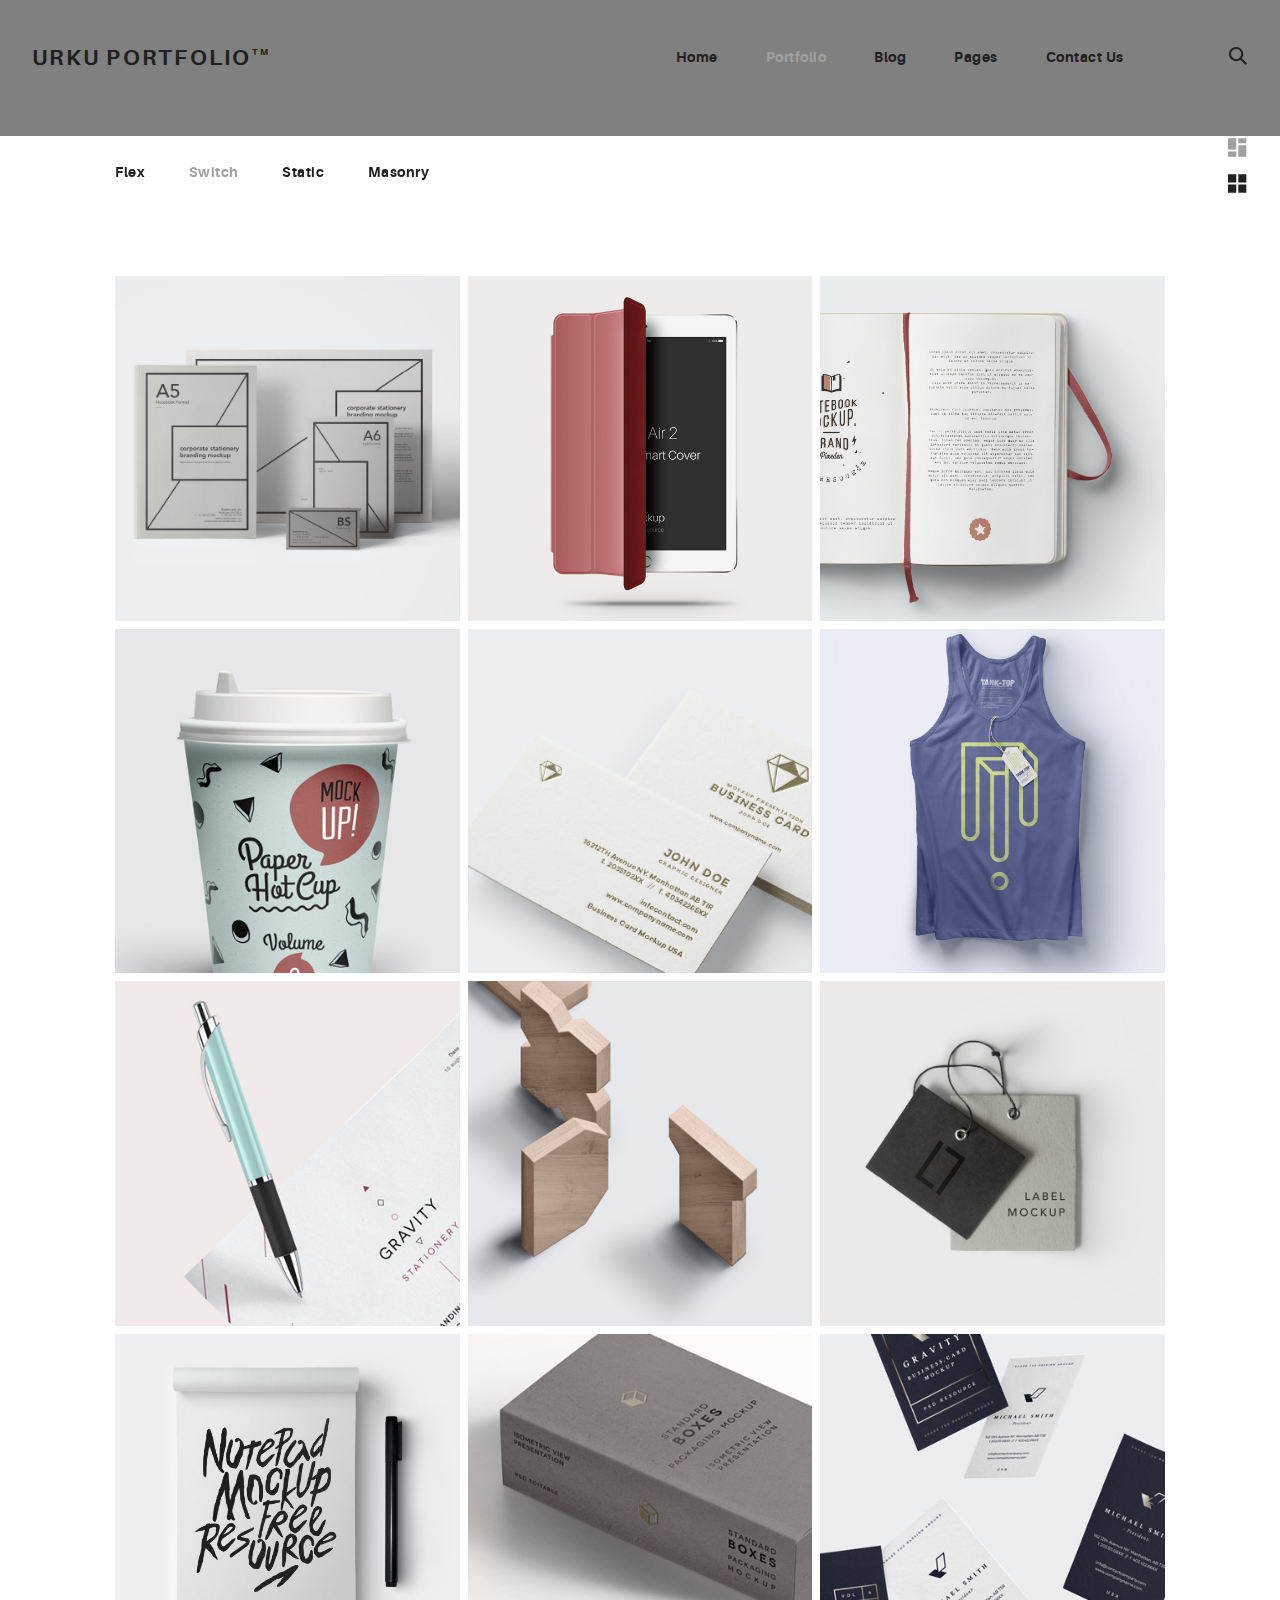
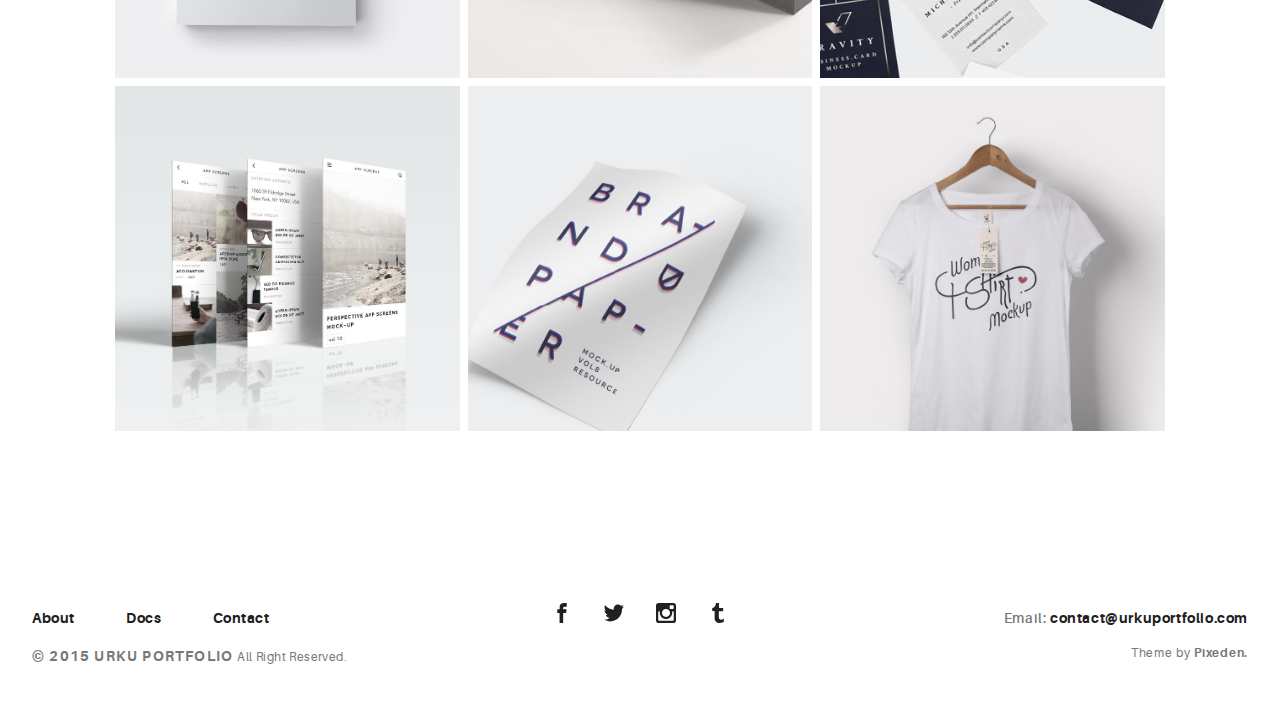
<file: portfolio-alt.html>
<!DOCTYPE html>
<html>
  <head>
    <meta name="viewport" content="width=device-width, initial-scale=1.0">
    <meta charset="UTF-8">
    <title>Urku Portfolio :: Pixeden</title>
    <link rel="icon" type="image/svg+xml" href="assets/img/urku-ico.svg">
    <link rel="stylesheet" href="assets/css/aurora-pack.min.css">
    <link rel="stylesheet" href="assets/css/aurora-theme-base.min.css">
    <link rel="stylesheet" href="assets/css/urku.css">
  </head>
  <body class="top-fixed">
    <header class="ae-container-fluid ae-container-fluid--full rk-header ">
      <input type="checkbox" id="mobile-menu" class="rk-mobile-menu">
      <label for="mobile-menu">
        <svg>
          <use xlink:href="assets/img/symbols.svg#bar"></use>
        </svg>
        <svg>
          <use xlink:href="assets/img/symbols.svg#bar"></use>
        </svg>
        <svg>
          <use xlink:href="assets/img/symbols.svg#bar"></use>
        </svg>
      </label>
      <div class="ae-container-fluid rk-topbar">
        <h1 class="rk-logo"><a href="index.html">urku portfolio<sup>tm</sup></a></h1>
        <nav class="rk-navigation">
          <ul class="rk-menu">
            <li class="rk-menu__item"><a href="index.html" class="rk-menu__link">Home</a>
            </li>
            <li class="active rk-menu__item"><a href="portfolio.html" class="rk-menu__link">Portfolio</a>
            </li>
            <li class="rk-menu__item"><a href="blog.html" class="rk-menu__link">Blog</a>
            </li>
            <li class="rk-menu__item"><a href="#0" class="rk-menu__link">Pages</a>
              <nav class="rk-menu__sub">
                <ul class="rk-container">
                  <li class="rk-menu__item"><a href="about.html" class="rk-menu__link">About</a></li>
                  <li class="rk-menu__item"><a href="documentation.html" class="rk-menu__link">Documentation</a></li>
                  <li class="rk-menu__item"><a href="design-styles.html" class="rk-menu__link">Design Styles</a></li>
                </ul>
              </nav>
            </li>
            <li class="rk-menu__item"><a href="contact.html" class="rk-menu__link">Contact Us</a>
            </li>
          </ul>
          <form class="rk-search">
            <input type="text" placeholder="Search" id="urku-search" class="rk-search-field">
            <label for="urku-search">
              <svg>
                <use xlink:href="assets/img/symbols.svg#icon-search"></use>
              </svg>
            </label>
          </form>
        </nav>
      </div>
    </header>
    <section class="ae-container-fluid rk-main">
      <input type="radio" name="layout-ctrl" checked id="layout-base" class="layout-ctrl-input">
      <div class="ae-container-fluid rk-layout-ctrl-cont">
        <label for="layout-base" class="rk-layout-ctrl">
          <svg>
            <use xlink:href="assets/img/symbols.svg#icon-view-default"></use>
          </svg>
        </label>
      </div>
      <input type="radio" name="layout-ctrl" id="layout-grid" class="layout-ctrl-input">
      <div class="ae-container-fluid rk-layout-ctrl-cont">
        <label for="layout-grid" class="rk-layout-ctrl">
          <svg>
            <use xlink:href="assets/img/symbols.svg#icon-view-alt"></use>
          </svg>
        </label>
      </div>
      <div class="rk-layout-ctrl-mobile">
        <svg viewBox="0 0 9 9" class="layout-mob-1">
          <rect width="100%" height="100%" fill="currentColor"></rect>
        </svg>
        <svg viewBox="0 0 9 9" class="layout-mob-2">
          <rect width="100%" height="100%" fill="currentColor"></rect>
        </svg>
        <svg viewBox="0 0 9 9" class="layout-mob-3">
          <rect width="100%" height="100%" fill="currentColor"></rect>
        </svg>
        <svg viewBox="0 0 9 9" class="layout-mob-4">
          <rect width="100%" height="100%" fill="currentColor"></rect>
        </svg>
      </div>
      <section class="ae-container-fluid ae-container-fluid--inner rk-portfolio">
        <div class="au-xs-ta-center au-lg-ta-left">
          <ul class="rk-menu rk-categories-menu">
            <li class="rk-menu__item"><a href="portfolio.html" class="rk-menu__link">Flex</a>
            </li>
            <li class="active rk-menu__item"><a href="portfolio-alt.html" class="rk-menu__link">Switch</a>
            </li>
            <li class="rk-menu__item"><a href="portfolio-raw.html" class="rk-menu__link">Static</a>
            </li>
            <li class="rk-menu__item"><a href="portfolio-masonry.html" class="rk-menu__link">Masonry</a>
            </li>
          </ul>
        </div>
        <div class="rk-portfolio__items"><a href="portfolio-item.html" class="rk-item rk-item--flex item-1 rk-size-4 rk-tosize-3 rk-square ">
            <div class="item-meta">
              <h2>Essential Stationery</h2>
              <p>Branding</p>
            </div></a><a href="portfolio-item.html" class="rk-item rk-item--flex item-2 rk-size-4 rk-tosize-3 rk-square ">
            <div class="item-meta">
              <h2>Pickled Tousled</h2>
              <p>Art Direction</p>
            </div></a><a href="portfolio-item.html" class="rk-item rk-item--flex item-3 rk-size-4 rk-tosize-3 rk-square ">
            <div class="item-meta">
              <h2>Waistcoat vegan</h2>
              <p>Graphic Design</p>
            </div></a><a href="portfolio-item.html" class="rk-item rk-item--flex item-4 rk-size-4 rk-tosize-3 rk-square ">
            <div class="item-meta">
              <h2>Tumblr hammock</h2>
              <p>Packaging</p>
            </div></a><a href="portfolio-item.html" class="rk-item rk-item--flex item-5 rk-size-4  rk-square ">
            <div class="item-meta">
              <h2>Biodiesel etsy</h2>
              <p>Branding</p>
            </div></a><a href="portfolio-item.html" class="rk-item rk-item--flex item-6 rk-size-4  rk-square ">
            <div class="item-meta">
              <h2>Gentrify artisan</h2>
              <p>Graphic Design</p>
            </div></a><a href="portfolio-item.html" class="rk-item rk-item--flex item-7 rk-size-4  rk-square ">
            <div class="item-meta">
              <h2>Plaid austin</h2>
              <p>Graphic Design</p>
            </div></a><a href="portfolio-item.html" class="rk-item rk-item--flex item-8 rk-size-4 rk-tosize-6 rk-square ">
            <div class="item-meta">
              <h2>Trust fund</h2>
              <p>Packaging</p>
            </div></a><a href="portfolio-item.html" class="rk-item rk-item--flex item-9 rk-size-4 rk-tosize-6 rk-square ">
            <div class="item-meta">
              <h2>Gentrify pork</h2>
              <p>Branding</p>
            </div></a><a href="portfolio-item.html" class="rk-item rk-item--flex item-10 rk-size-4 rk-tosize-3 rk-square ">
            <div class="item-meta">
              <h2>Waistcoat ugh</h2>
              <p>UI/UX</p>
            </div></a><a href="portfolio-item.html" class="rk-item rk-item--flex item-11 rk-size-4 rk-tosize-3 rk-square ">
            <div class="item-meta">
              <h2>Deep v kogi</h2>
              <p>Graphic Design</p>
            </div></a><a href="portfolio-item.html" class="rk-item rk-item--flex item-12 rk-size-4 rk-tosize-3 rk-square ">
            <div class="item-meta">
              <h2>Venmo trust</h2>
              <p>Packaging</p>
            </div></a><a href="portfolio-item.html" class="rk-item rk-item--flex item-13 rk-size-4 rk-tosize-3 rk-square ">
            <div class="item-meta">
              <h2>Venmo trust</h2>
              <p>Ui/UX</p>
            </div></a><a href="portfolio-item.html" class="rk-item rk-item--flex item-14 rk-size-4 rk-tosize-6 rk-square rk-toportrait">
            <div class="item-meta">
              <h2>Gentrify semiotic</h2>
              <p>Art Direction</p>
            </div></a><a href="portfolio-item.html" class="rk-item rk-item--flex item-15 rk-size-4 rk-tosize-6 rk-square rk-toportrait">
            <div class="item-meta">
              <h2>Migas artisan</h2>
              <p>Photography</p>
            </div></a>
        </div>
      </section>
    </section>
    <footer class="ae-container-fluid rk-footer ">
      <div class="ae-grid ae-grid--collapse">
        <div class="ae-grid__item item-lg-4 au-xs-ta-center au-lg-ta-left">
          <ul class="rk-menu rk-footer-menu">
            <li class="rk-menu__item"><a href="about.html" class="rk-menu__link">About</a>
            </li>
            <li class="rk-menu__item"><a href="documentation.html" class="rk-menu__link">Docs</a>
            </li>
            <li class="rk-menu__item"><a href="contact.html" class="rk-menu__link">Contact</a>
            </li>
          </ul>
          <p class="rk-footer__text rk-footer__copy "> <span class="ae-u-bold">© </span><span class="ae-u-bolder">2015 URKU PORTFOLIO </span>All Right Reserved.</p>
        </div>
        <div class="ae-grid__item item-lg-4 au-xs-ta-center"><a href="#0" class="rk-social-btn ">
            <svg>
              <use xlink:href="assets/img/symbols.svg#icon-facebook"></use>
            </svg></a><a href="#0" class="rk-social-btn ">
            <svg>
              <use xlink:href="assets/img/symbols.svg#icon-twitter"></use>
            </svg></a><a href="#0" class="rk-social-btn ">
            <svg>
              <use xlink:href="assets/img/symbols.svg#icon-pinterest"></use>
            </svg></a><a href="#0" class="rk-social-btn ">
            <svg>
              <use xlink:href="assets/img/symbols.svg#icon-tumblr"></use>
            </svg></a></div>
        <div class="ae-grid__item item-lg-4 au-xs-ta-center au-lg-ta-right">
          <p class="rk-footer__text rk-footer__contact "> <span class="ae-u-bold">Email: </span><span class="ae-u-bolder"> <a href="#0" class="rk-dark-color ">contact@urkuportfolio.com </a></span></p>
          <p class="rk-footer__text rk-footer__by">Theme by <a href="http://pixeden.com" class="ae-u-bolder">Pixeden.</a></p>
        </div>
      </div>
    </footer>
    <script src="assets/js/svg4everybody.min.js"></script>
    <script>svg4everybody();</script>
  </body>
</html>
</file>
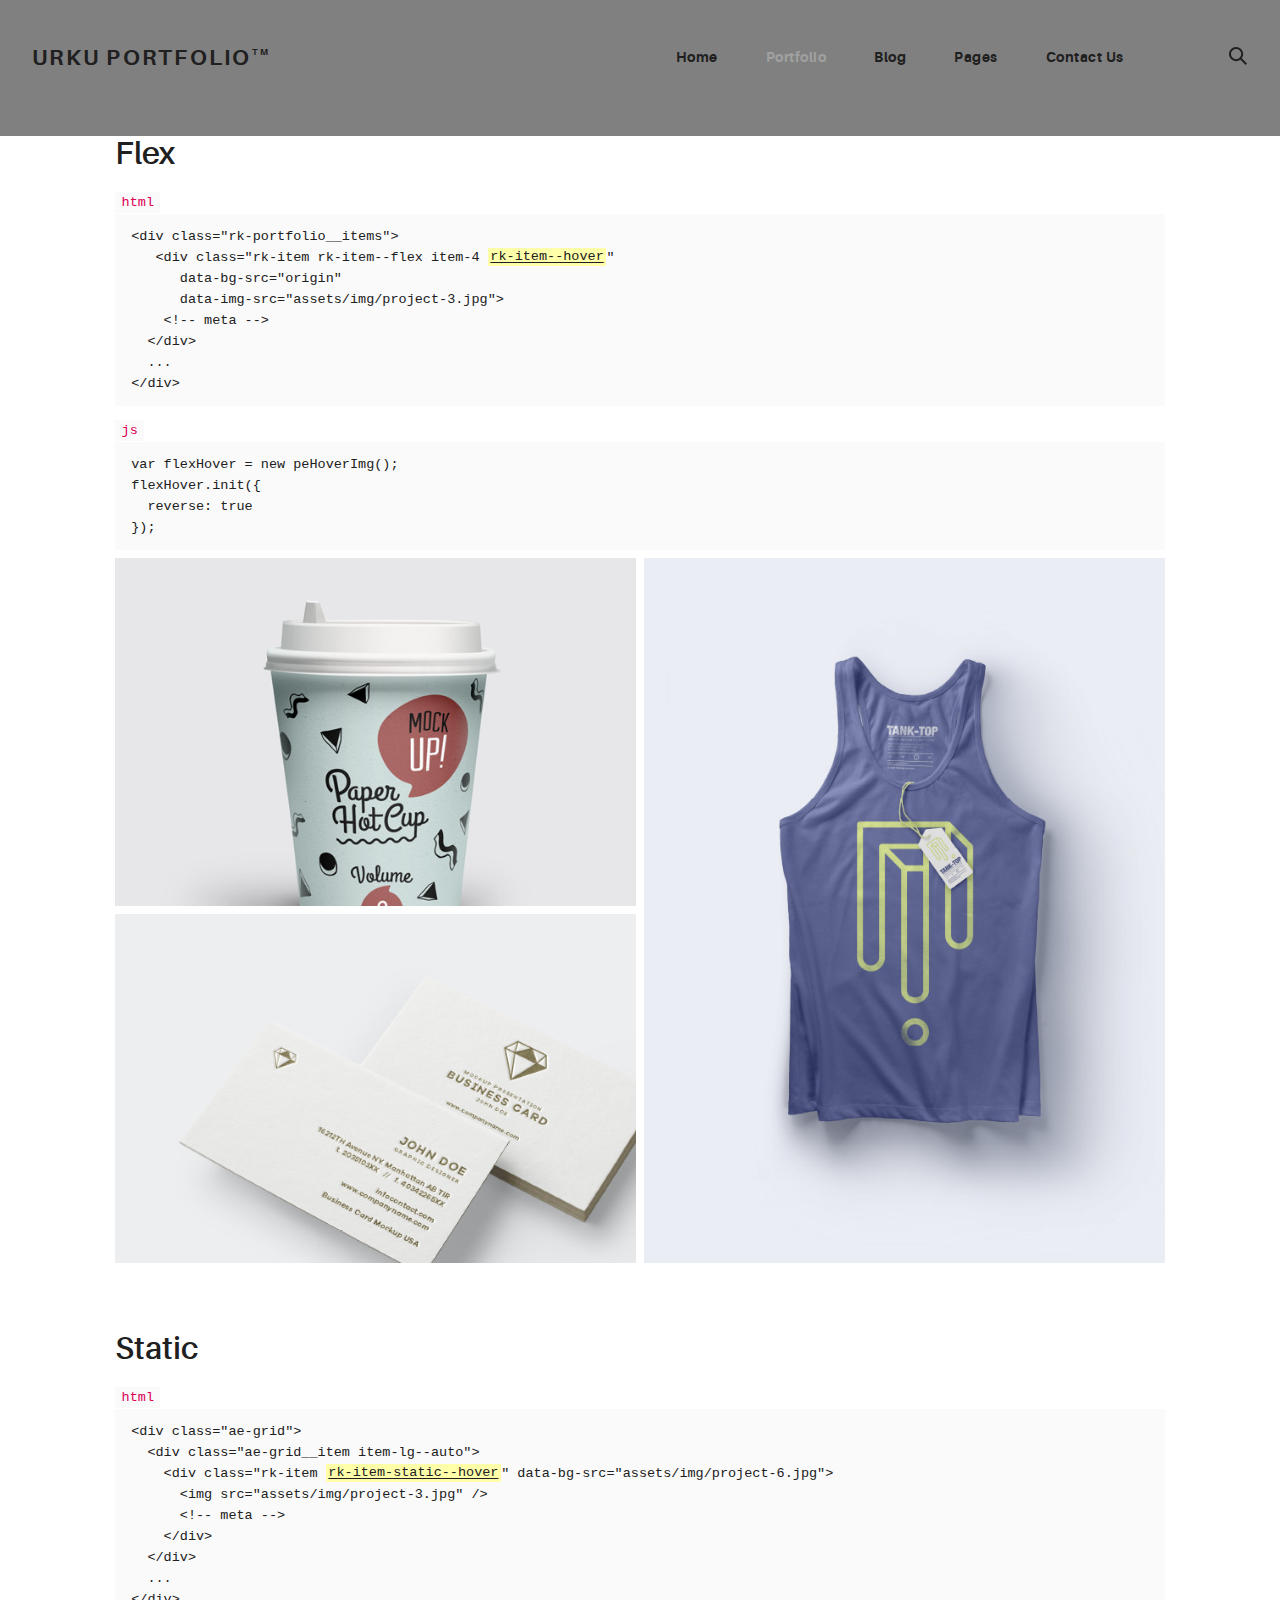
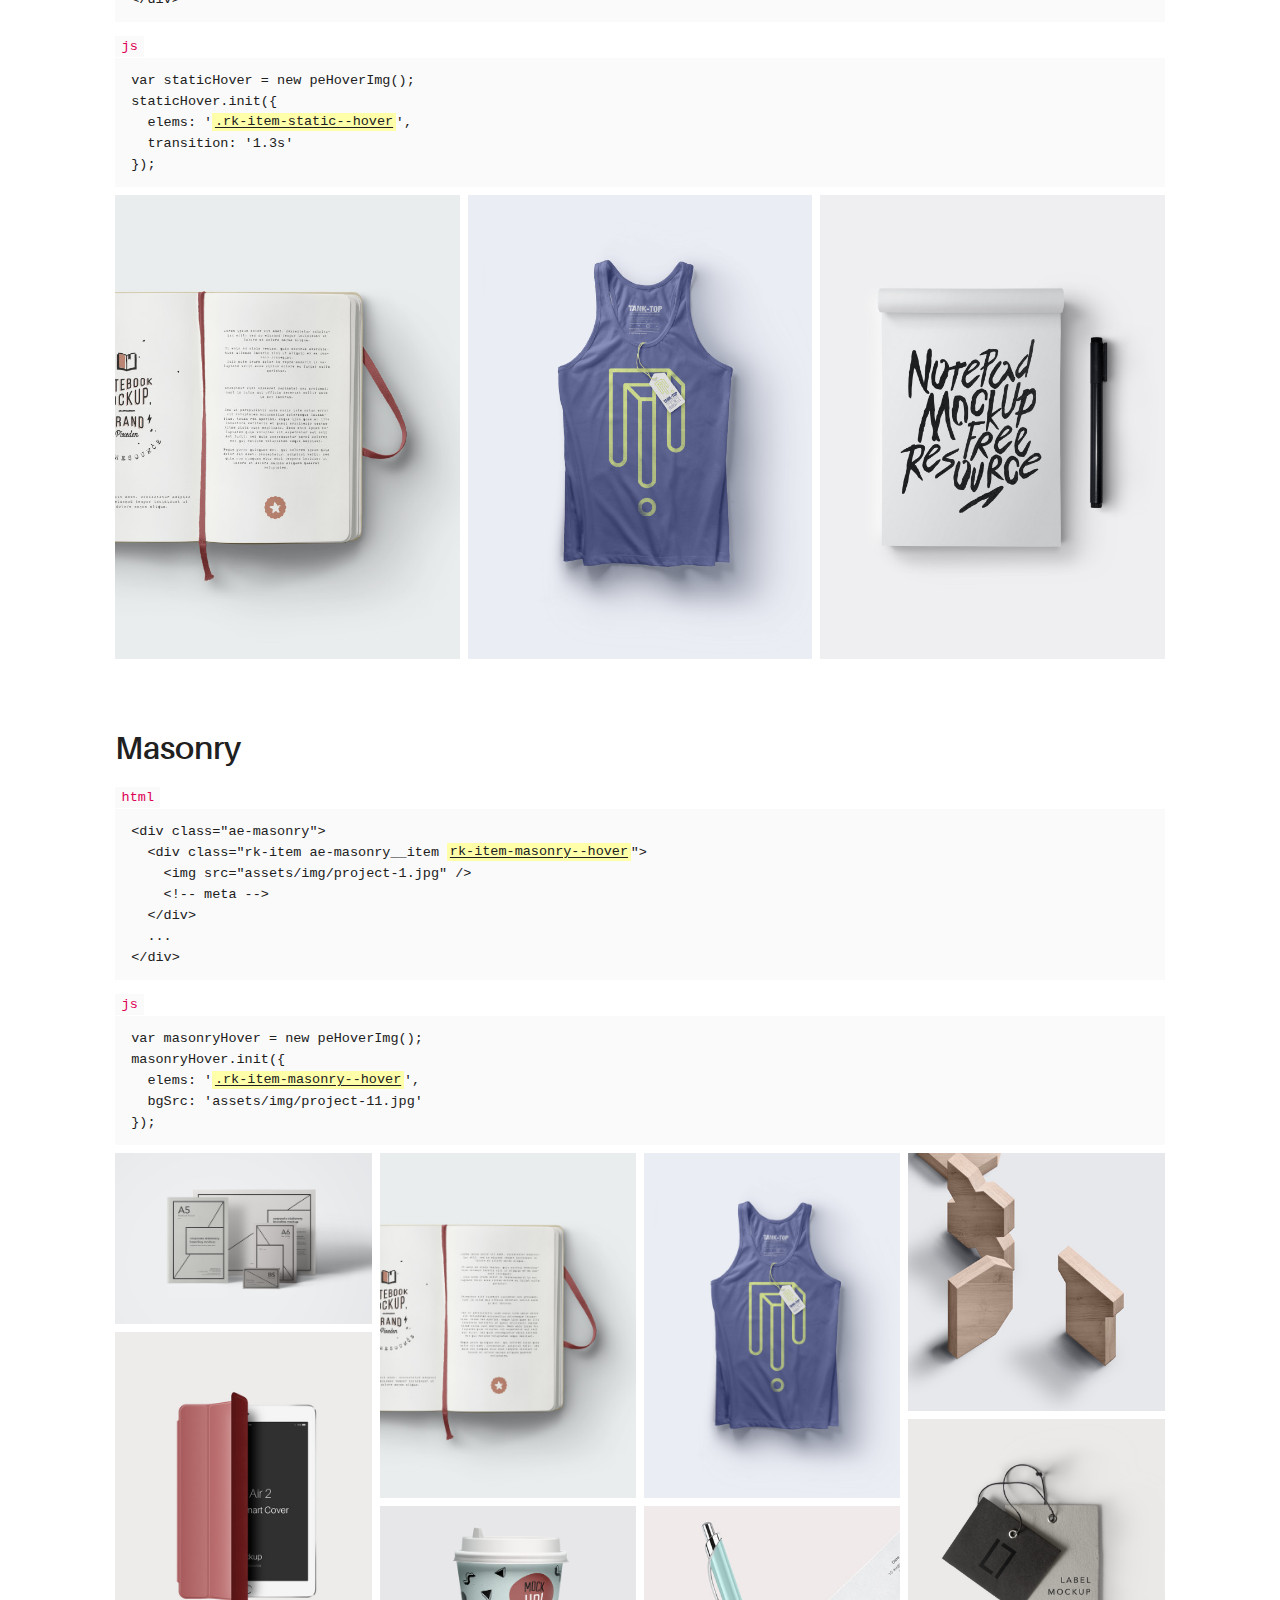
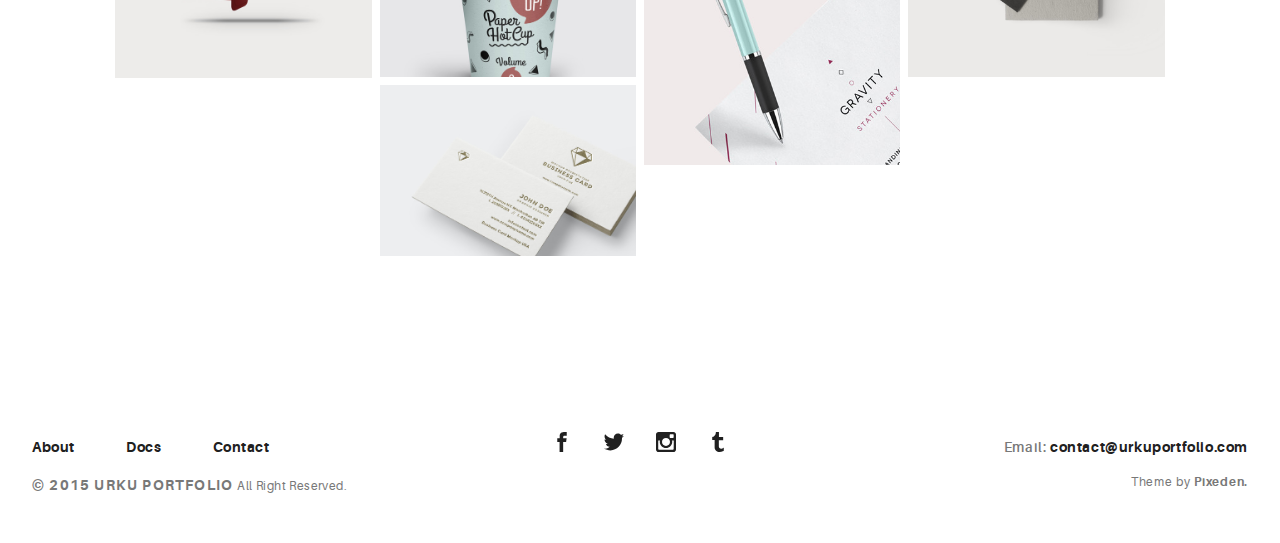
<file: portfolio-hover.html>
<!DOCTYPE html>
<html>
  <head>
    <meta name="viewport" content="width=device-width, initial-scale=1.0">
    <meta charset="UTF-8">
    <title>Urku Portfolio :: Pixeden</title>
    <link rel="icon" type="image/svg+xml" href="assets/img/urku-ico.svg">
    <link rel="stylesheet" href="assets/css/aurora-pack.min.css">
    <link rel="stylesheet" href="assets/css/aurora-theme-base.min.css">
    <link rel="stylesheet" href="assets/css/urku.css">
  </head>
  <body class="top-fixed">
    <header class="ae-container-fluid ae-container-fluid--full rk-header ">
      <input type="checkbox" id="mobile-menu" class="rk-mobile-menu">
      <label for="mobile-menu">
        <svg>
          <use xlink:href="assets/img/symbols.svg#bar"></use>
        </svg>
        <svg>
          <use xlink:href="assets/img/symbols.svg#bar"></use>
        </svg>
        <svg>
          <use xlink:href="assets/img/symbols.svg#bar"></use>
        </svg>
      </label>
      <div class="ae-container-fluid rk-topbar">
        <h1 class="rk-logo"><a href="index.html">urku portfolio<sup>tm</sup></a></h1>
        <nav class="rk-navigation">
          <ul class="rk-menu">
            <li class="rk-menu__item"><a href="index.html" class="rk-menu__link">Home</a>
            </li>
            <li class="active rk-menu__item"><a href="portfolio.html" class="rk-menu__link">Portfolio</a>
            </li>
            <li class="rk-menu__item"><a href="blog.html" class="rk-menu__link">Blog</a>
            </li>
            <li class="rk-menu__item"><a href="#0" class="rk-menu__link">Pages</a>
              <nav class="rk-menu__sub">
                <ul class="rk-container">
                  <li class="rk-menu__item"><a href="about.html" class="rk-menu__link">About</a></li>
                  <li class="rk-menu__item"><a href="documentation.html" class="rk-menu__link">Documentation</a></li>
                  <li class="rk-menu__item"><a href="design-styles.html" class="rk-menu__link">Design Styles</a></li>
                </ul>
              </nav>
            </li>
            <li class="rk-menu__item"><a href="contact.html" class="rk-menu__link">Contact Us</a>
            </li>
          </ul>
          <form class="rk-search">
            <input type="text" placeholder="Search" id="urku-search" class="rk-search-field">
            <label for="urku-search">
              <svg>
                <use xlink:href="assets/img/symbols.svg#icon-search"></use>
              </svg>
            </label>
          </form>
        </nav>
      </div>
    </header>
    <section class="rk-container rk-main">
      <section class="ae-container-fluid ae-container-fluid--inner rk-portfolio">
        <h3>Flex</h3><code>html</code>
        <pre><code>&lt;div class=&quot;rk-portfolio__items&quot;&gt;
   &lt;div class=&quot;rk-item rk-item--flex item-4 <ins>rk-item--hover</ins>&quot; 
      data-bg-src=&quot;origin&quot; 
      data-img-src=&quot;assets/img/project-3.jpg&quot;&gt;
    &lt;!-- meta --&gt;
  &lt;/div&gt;
  ...
&lt;/div&gt;</code></pre><code>js</code>
        <pre><code>var flexHover = new peHoverImg();
flexHover.init({
  reverse: true
});</code></pre>
        <div class="rk-portfolio__items">
          <div class="rk-items-cont rk-size-6 rk-tosize-8"><a href="portfolio-item.html" data-bg-src="origin" data-img-src="assets/img/project-3.jpg" class="rk-item rk-item--flex item-4 rk-size-12 rk-landscape rk-item--hover"> 
              <div class="item-meta">
                <h2>Tumblr hammock</h2>
                <p>Packaging</p>
              </div></a><a href="portfolio-item.html" data-bg-src="origin" data-img-src="assets/img/project-11.jpg" class="rk-item rk-item--flex item-5 rk-size-12 rk-landscape rk-item--hover"> 
              <div class="item-meta">
                <h2>Biodiesel etsy</h2>
                <p>Branding</p>
              </div></a></div><a href="portfolio-item.html" data-bg-src="origin" data-img-src="assets/img/project-2.jpg" class="rk-item rk-item--flex item-6 rk-size-6 rk-portrait rk-item--hover"> 
            <div class="item-meta">
              <h2>Gentrify artisan</h2>
              <p>Graphic Design</p>
            </div></a>
        </div>
        <h3 class="au-mt-4">Static</h3><code>html</code>
        <pre><code>&lt;div class=&quot;ae-grid&quot;&gt;
  &lt;div class=&quot;ae-grid__item item-lg--auto&quot;&gt;
    &lt;div class=&quot;rk-item <ins>rk-item-static--hover</ins>&quot; data-bg-src=&quot;assets/img/project-6.jpg&quot;&gt;
      &lt;img src=&quot;assets/img/project-3.jpg&quot; /&gt;
      &lt;!-- meta --&gt;
    &lt;/div&gt;
  &lt;/div&gt;
  ...
&lt;/div&gt;</code></pre><code>js</code>
        <pre><code>var staticHover = new peHoverImg();
staticHover.init({
  elems: '<ins>.rk-item-static--hover</ins>',
  transition: '1.3s'
});</code></pre>
        <div class="ae-grid">
          <div class="ae-grid__item item-lg--auto"><a href="portfolio-item.html" data-bg-src="assets/img/project-6.jpg" class="rk-item rk-item-static--hover"><img src="assets/img/project-3.jpg" alt="">
              <div class="item-meta">
                <h2>Waistcoat vegan</h2>
                <p>Graphic Design</p>
              </div></a></div>
          <div class="ae-grid__item item-lg--auto"><a href="portfolio-item.html" data-bg-src="assets/img/project-10.jpg" class="rk-item rk-item-static--hover"><img src="assets/img/project-6.jpg" alt="">
              <div class="item-meta">
                <h2>Gentrify artisan</h2>
                <p>Graphic Design</p>
              </div></a></div>
          <div class="ae-grid__item item-lg--auto"><a href="portfolio-item.html" data-bg-src="assets/img/project-3.jpg" class="rk-item rk-item-static--hover"><img src="assets/img/project-10.jpg" alt="">
              <div class="item-meta">
                <h2>Waistcoat ugh</h2>
                <p>UI/UX</p>
              </div></a></div>
        </div>
        <h3 class="au-mt-4">Masonry</h3><code>html</code>
        <pre><code>&lt;div class=&quot;ae-masonry&quot;&gt;
  &lt;div class=&quot;rk-item ae-masonry__item <ins>rk-item-masonry--hover</ins>&quot;&gt;
    &lt;img src=&quot;assets/img/project-1.jpg&quot; /&gt;
    &lt;!-- meta --&gt;
  &lt;/div&gt;
  ...
&lt;/div&gt;</code></pre><code>js</code>
        <pre><code>var masonryHover = new peHoverImg();
masonryHover.init({
  elems: '<ins>.rk-item-masonry--hover</ins>',
  bgSrc: 'assets/img/project-11.jpg'
});</code></pre>
        <div class="ae-masonry ae-masonry-md-2 ae-masonry-xl-4"><a href="portfolio-item.html" class="rk-item ae-masonry__item rk-item-masonry--hover"><img src="assets/img/project-1.jpg" alt="">
            <div class="item-meta">
              <h2>Essential Stationery</h2>
              <p>Branding</p>
            </div></a><a href="portfolio-item.html" class="rk-item ae-masonry__item rk-item-masonry--hover"><img src="assets/img/project-2.jpg" alt="">
            <div class="item-meta">
              <h2>Pickled Tousled</h2>
              <p>Art Direction</p>
            </div></a><a href="portfolio-item.html" class="rk-item ae-masonry__item rk-item-masonry--hover"><img src="assets/img/project-3.jpg" alt="">
            <div class="item-meta">
              <h2>Waistcoat vegan</h2>
              <p>Graphic Design</p>
            </div></a><a href="portfolio-item.html" class="rk-item ae-masonry__item rk-item-masonry--hover"><img src="assets/img/project-4.jpg" alt="">
            <div class="item-meta">
              <h2>Tumblr hammock</h2>
              <p>Packaging</p>
            </div></a><a href="portfolio-item.html" class="rk-item ae-masonry__item rk-item-masonry--hover"><img src="assets/img/project-5.jpg" alt="">
            <div class="item-meta">
              <h2>Biodiesel etsy</h2>
              <p>Branding</p>
            </div></a><a href="portfolio-item.html" class="rk-item ae-masonry__item rk-item-masonry--hover"><img src="assets/img/project-6.jpg" alt="">
            <div class="item-meta">
              <h2>Gentrify artisan</h2>
              <p>Graphic Design</p>
            </div></a><a href="portfolio-item.html" class="rk-item ae-masonry__item rk-item-masonry--hover"><img src="assets/img/project-7.jpg" alt="">
            <div class="item-meta">
              <h2>Plaid austin</h2>
              <p>Graphic Design</p>
            </div></a><a href="portfolio-item.html" class="rk-item ae-masonry__item rk-item-masonry--hover"><img src="assets/img/project-8.jpg" alt="">
            <div class="item-meta">
              <h2>Trust fund</h2>
              <p>Packaging</p>
            </div></a><a href="portfolio-item.html" class="rk-item ae-masonry__item rk-item-masonry--hover"><img src="assets/img/project-9.jpg" alt="">
            <div class="item-meta">
              <h2>Gentrify pork</h2>
              <p>Branding</p>
            </div></a>
        </div>
      </section>
    </section>
    <footer class="ae-container-fluid rk-footer ">
      <div class="ae-grid ae-grid--collapse">
        <div class="ae-grid__item item-lg-4 au-xs-ta-center au-lg-ta-left">
          <ul class="rk-menu rk-footer-menu">
            <li class="rk-menu__item"><a href="about.html" class="rk-menu__link">About</a>
            </li>
            <li class="rk-menu__item"><a href="documentation.html" class="rk-menu__link">Docs</a>
            </li>
            <li class="rk-menu__item"><a href="contact.html" class="rk-menu__link">Contact</a>
            </li>
          </ul>
          <p class="rk-footer__text rk-footer__copy "> <span class="ae-u-bold">© </span><span class="ae-u-bolder">2015 URKU PORTFOLIO </span>All Right Reserved.</p>
        </div>
        <div class="ae-grid__item item-lg-4 au-xs-ta-center"><a href="#0" class="rk-social-btn ">
            <svg>
              <use xlink:href="assets/img/symbols.svg#icon-facebook"></use>
            </svg></a><a href="#0" class="rk-social-btn ">
            <svg>
              <use xlink:href="assets/img/symbols.svg#icon-twitter"></use>
            </svg></a><a href="#0" class="rk-social-btn ">
            <svg>
              <use xlink:href="assets/img/symbols.svg#icon-pinterest"></use>
            </svg></a><a href="#0" class="rk-social-btn ">
            <svg>
              <use xlink:href="assets/img/symbols.svg#icon-tumblr"></use>
            </svg></a></div>
        <div class="ae-grid__item item-lg-4 au-xs-ta-center au-lg-ta-right">
          <p class="rk-footer__text rk-footer__contact "> <span class="ae-u-bold">Email: </span><span class="ae-u-bolder"> <a href="#0" class="rk-dark-color ">contact@urkuportfolio.com </a></span></p>
          <p class="rk-footer__text rk-footer__by">Theme by <a href="http://pixeden.com" class="ae-u-bolder">Pixeden.</a></p>
        </div>
      </div>
    </footer>
    <script src="assets/js/svg4everybody.min.js"></script>
    <script>svg4everybody();</script>
    <script src="assets/js/pe-hoverimage.js"></script>
    <script>
      var flexHover = new peHoverImg();
      flexHover.init({
        reverse: true
      });
      
      var staticHover = new peHoverImg();
      staticHover.init({
        elems: '.rk-item-static--hover',
        transition: '1.3s'
      });
      
      var masonryHover = new peHoverImg();
      masonryHover.init({
        elems: '.rk-item-masonry--hover',
        bgSrc: 'assets/img/project-11.jpg'
      });
    </script>
  </body>
</html>
</file>
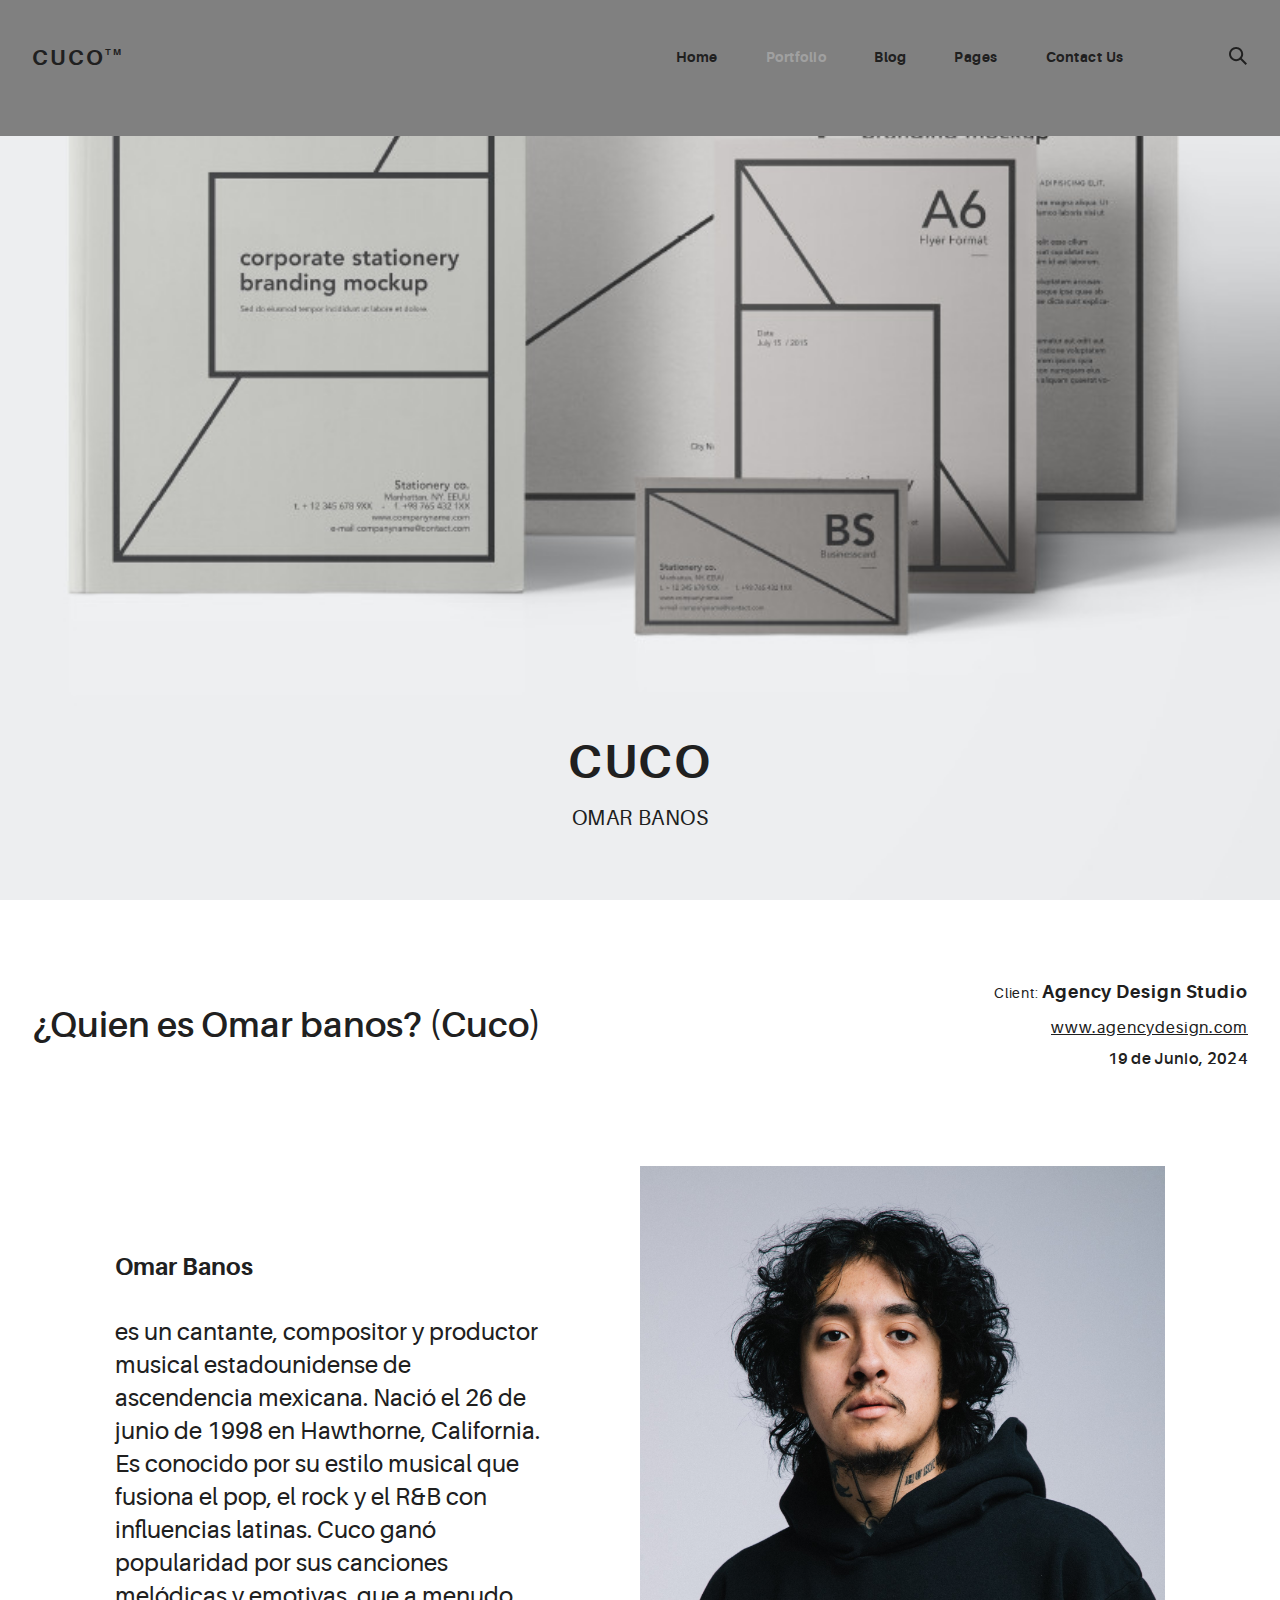
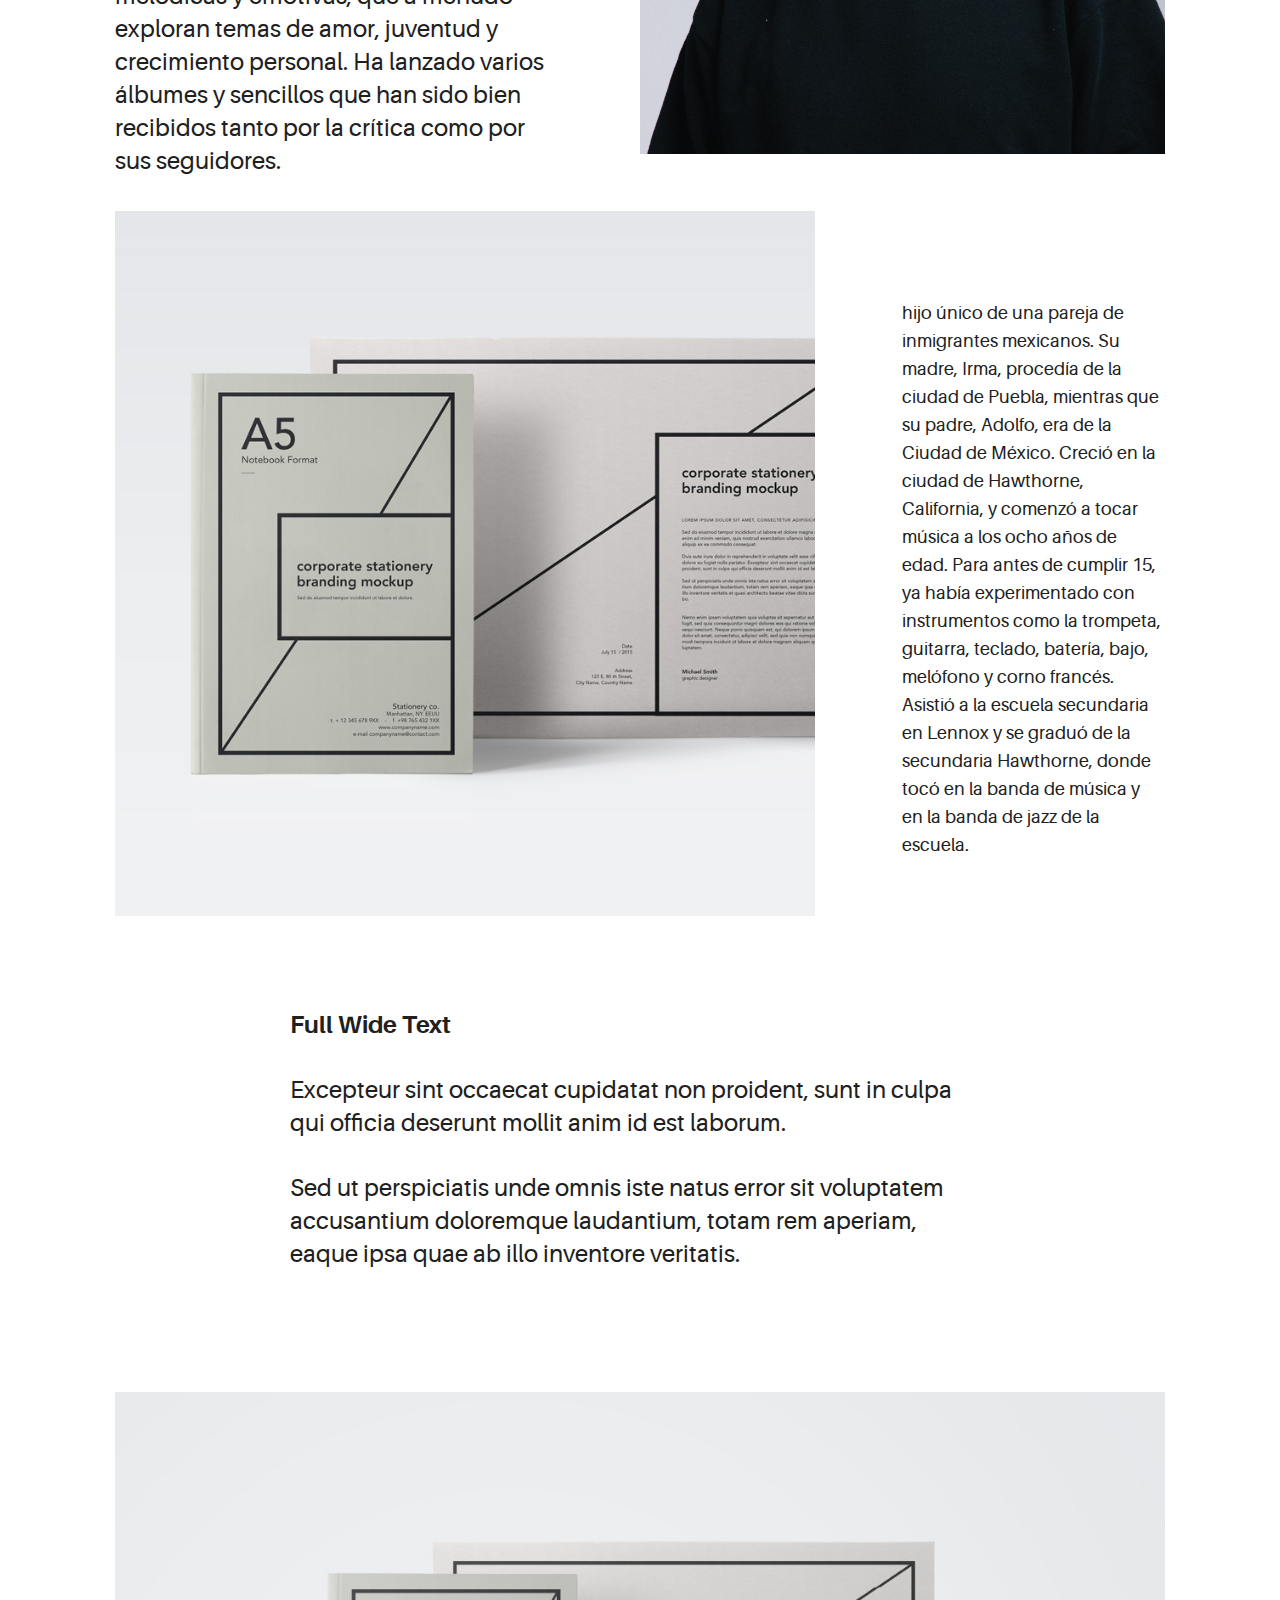
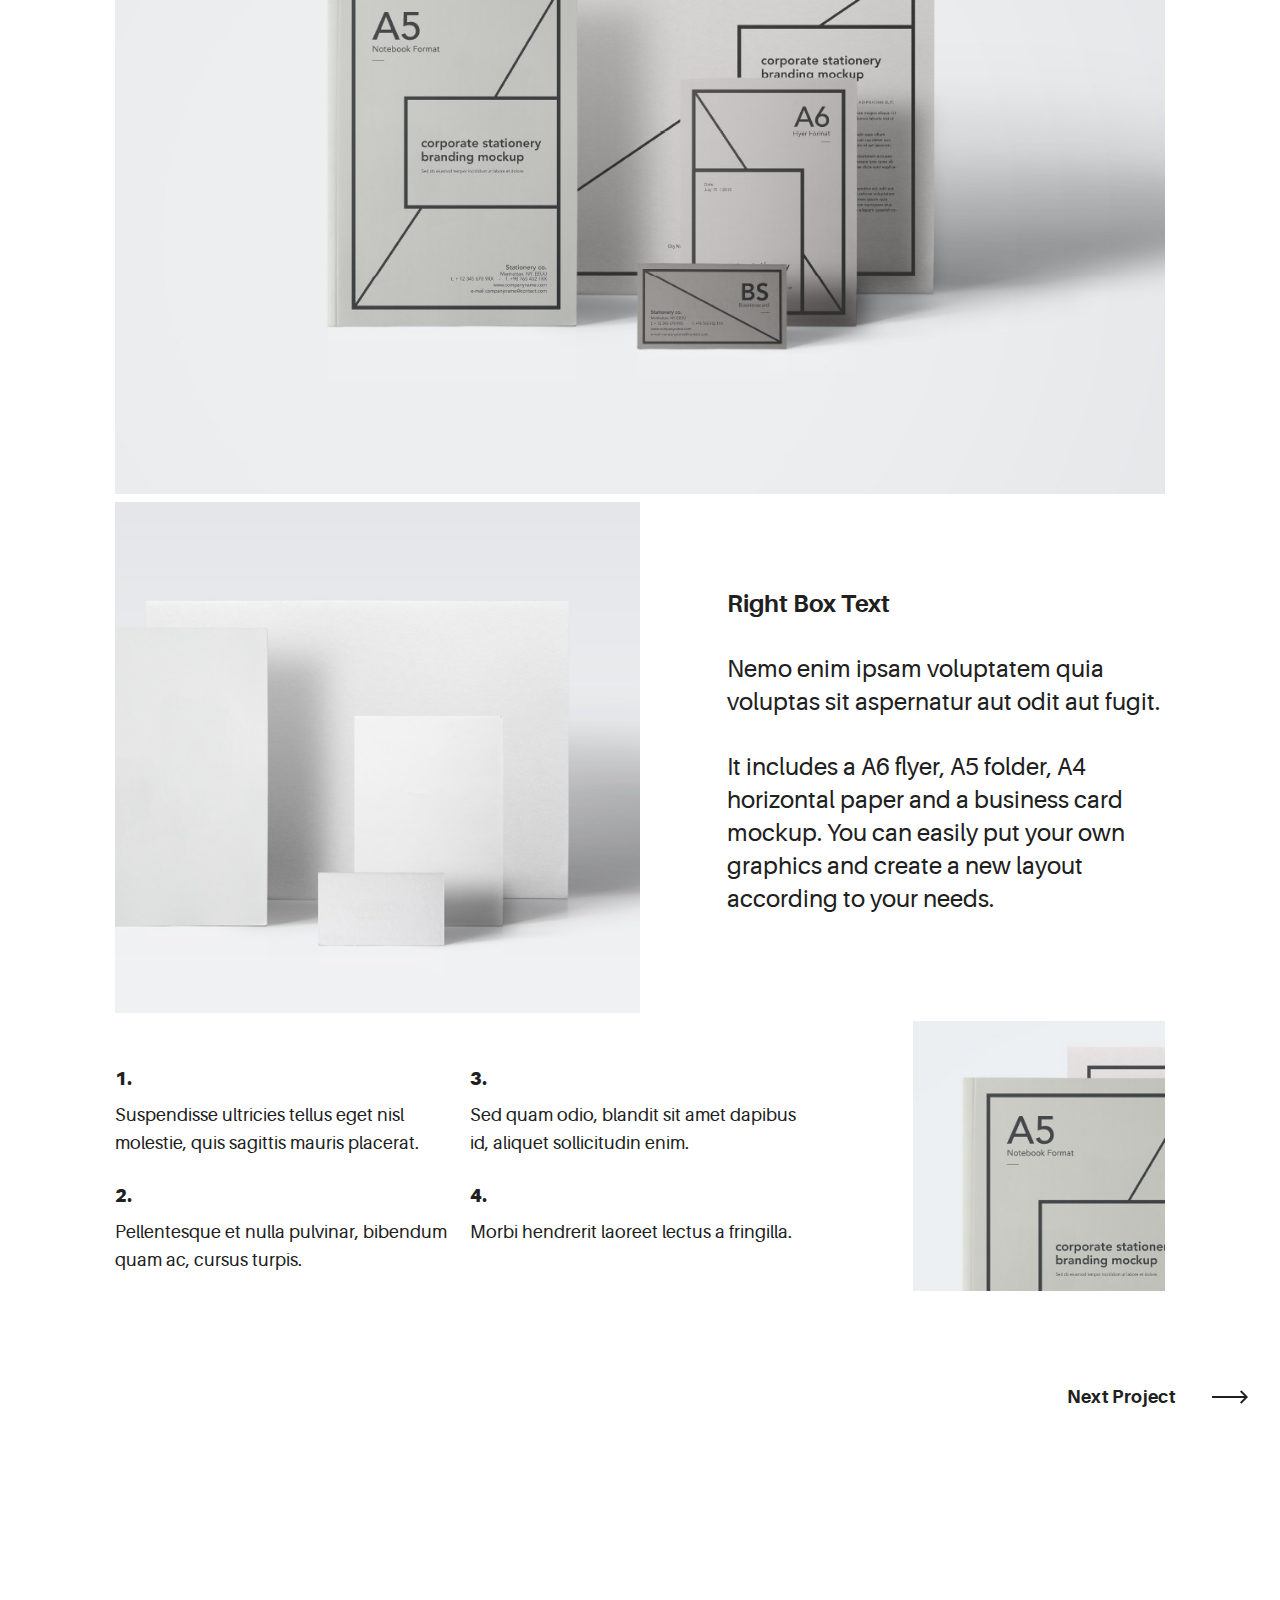
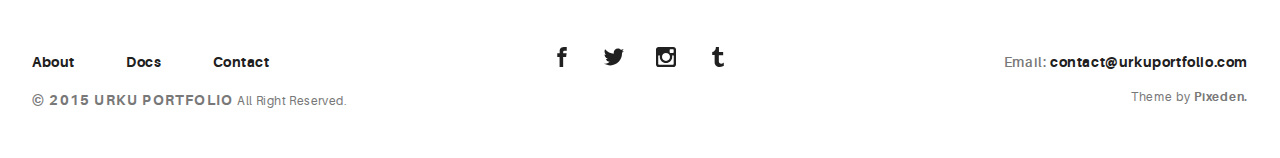
<file: portfolio-item.html>
<!DOCTYPE html>
<html>
  <head>
    <meta name="viewport" content="width=device-width, initial-scale=1.0">
    <meta charset="UTF-8">
    <title>Urku Portfolio :: Pixeden</title>
    <link rel="icon" type="image/svg+xml" href="assets/img/urku-ico.svg">
    <link rel="stylesheet" href="assets/css/aurora-pack.min.css">
    <link rel="stylesheet" href="assets/css/aurora-theme-base.min.css">
    <link rel="stylesheet" href="assets/css/urku.css">
  </head>
  <body class="top-fixed">
    <header class="ae-container-fluid ae-container-fluid--full rk-header ">
      <input type="checkbox" id="mobile-menu" class="rk-mobile-menu">
      <label for="mobile-menu">
        <svg>
          <use xlink:href="assets/img/symbols.svg#bar"></use>
        </svg>
        <svg>
          <use xlink:href="assets/img/symbols.svg#bar"></use>
        </svg>
        <svg>
          <use xlink:href="assets/img/symbols.svg#bar"></use>
        </svg>
      </label>
      <div class="ae-container-fluid rk-topbar">
        <h1 class="rk-logo"><a href="index.html">CUCO<sup>tm</sup></a></h1>
        <nav class="rk-navigation">
          <ul class="rk-menu">
            <li class="rk-menu__item"><a href="index.html" class="rk-menu__link">Home</a>
            </li>
            <li class="active rk-menu__item"><a href="portfolio.html" class="rk-menu__link">Portfolio</a>
              <nav class="rk-menu__sub">
                <ul class="rk-container">
                  <li class="rk-menu__item"><a href="portfolio.html" class="rk-menu__link">Flex</a></li>
                  <li class="rk-menu__item"><a href="portfolio-alt.html" class="rk-menu__link">Switch</a></li>
                  <li class="rk-menu__item"><a href="portfolio-raw.html" class="rk-menu__link">Static</a></li>
                  <li class="rk-menu__item"><a href="portfolio-masonry.html" class="rk-menu__link">Masonry</a></li>
                </ul>
              </nav>
            </li>
            <li class="rk-menu__item"><a href="blog.html" class="rk-menu__link">Blog</a>
            </li>
            <li class="rk-menu__item"><a href="#0" class="rk-menu__link">Pages</a>
              <nav class="rk-menu__sub">
                <ul class="rk-container">
                  <li class="rk-menu__item"><a href="about.html" class="rk-menu__link">About</a></li>
                  <li class="rk-menu__item"><a href="documentation.html" class="rk-menu__link">Documentation</a></li>
                  <li class="rk-menu__item"><a href="design-styles.html" class="rk-menu__link">Design Styles</a></li>
                </ul>
              </nav>
            </li>
            <li class="rk-menu__item"><a href="contact.html" class="rk-menu__link">Contact Us</a>
            </li>
          </ul>
          <form class="rk-search">
            <input type="text" placeholder="Search" id="urku-search" class="rk-search-field">
            <label for="urku-search">
              <svg>
                <use xlink:href="assets/img/symbols.svg#icon-search"></use>
              </svg>
            </label>
          </form>
        </nav>
      </div>
    </header>
    <section class="ae-container-fluid ae-container-fluid--full">
      <header class="rk-portfolio-cover  item-inside-1">
        <div class="item-inside__meta">
          <h1 class="ae-u-bolder rk-portfolio-title ">CUCO</h1>
          <p class="ae-theta rk-portfolio-category ">OMAR BANOS</p>
        </div>
      </header>
      <div class="ae-container-fluid">
        <div class="ae-grid ae-grid--collapse rk-portfolio-info ">
          <div class="ae-grid__item item-lg-8 item-sm--center au-xs-ta-center au-lg-ta-left">
            <h2 class="rk-portfolio-inner-title ">¿Quien es Omar banos? (Cuco)</h2>
          </div>
          <div class="ae-grid__item item-lg-4 au-xs-ta-center au-lg-ta-right rk-portfolio-details">
            <p class="rk-portfolio-inner-client "><span class="ae-lambda">Client: </span><span class="ae-u-bolder">Agency Design Studio</span></p>
            <p class="au-underline rk-portfolio-inner-website "><a href="#0" class="ae-kappa">www.agencydesign.com</a></p>
            <p class="ae-kappa ae-u-bold rk-portfolio-inner-date ">19 de Junio, 2024</p>
          </div>
        </div>
      </div>
      <div class="ae-container-fluid ae-container-fluid--inner rk-portfolio--inner">
        <div class="ae-grid ae-grid--collapse au-xs-ptp-1">
          <div class="ae-grid__item item-lg-5 au-lg-ptp-1">
            <h4 class="ae-u-bolder">Omar Banos</h4>
            <p class="ae-eta">es un cantante, compositor y productor musical estadounidense de ascendencia mexicana. Nació el 26 de junio de 1998 en Hawthorne, California. Es conocido por su estilo musical que fusiona el pop, el rock y el R&B con influencias latinas. Cuco ganó popularidad por sus canciones melódicas y emotivas, que a menudo exploran temas de amor, juventud y crecimiento personal. Ha lanzado varios álbumes y sencillos que han sido bien recibidos tanto por la crítica como por sus seguidores.
            </p>
          </div>
          <div class="ae-grid__item item-lg-6 item-lg--offset-1"><img src="assets/img/Cuco-1.jpg" alt="Urku Portfolio"></div>
        </div>
        <div class="ae-grid ae-grid--collapse">
          <div class="ae-grid__item item-lg-8"><img src="assets/img/inner-2.jpg" alt="Urku Portfolio"></div>
          <div class="ae-grid__item item-lg-3 item-lg--offset-1 au-lg-ptp-1">
            <p> hijo único de una pareja de inmigrantes mexicanos. Su madre, Irma, procedía de la ciudad de Puebla, mientras que su padre, Adolfo, era de la Ciudad de México. Creció en la ciudad de Hawthorne, California, y comenzó a tocar música a los ocho años de edad. Para antes de cumplir 15, ya había experimentado con instrumentos como la trompeta, guitarra, teclado, batería, bajo, melófono y corno francés. Asistió a la escuela secundaria en Lennox y se graduó de la secundaria Hawthorne, donde tocó en la banda de música y en la banda de jazz de la escuela.</p>
          </div>
        </div>
        <div class="ae-grid ae-grid--collapse au-xs-ptp-1 au-xs-pbp-1">
          <div class="ae-grid__item item-lg-8 item-lg--offset-2">
            <h4 class="ae-u-bolder">Full Wide Text</h4>
            <p class="ae-eta">Excepteur sint occaecat cupidatat non proident, sunt in culpa qui officia deserunt mollit anim id est laborum.</p>
            <p class="ae-eta">Sed ut perspiciatis unde omnis iste natus error sit voluptatem accusantium doloremque laudantium, totam rem aperiam, eaque ipsa quae ab illo inventore veritatis.</p>
          </div>
        </div>
        <div class="ae-grid ae-grid--collapse">
          <div class="ae-grid__item item-lg--auto"><img src="assets/img/project-1.jpg" alt="Urku Portfolio"></div>
        </div>
        <div class="ae-grid ae-grid--collapse">
          <div class="ae-grid__item item-lg-6"><img src="assets/img/inner-3.jpg" alt="Urku Portfolio"></div>
          <div class="ae-grid__item item-lg-5 item-lg--offset-1 au-lg-ptp-1">
            <h4 class="ae-u-bolder">Right Box Text</h4>
            <p class="ae-eta">Nemo enim ipsam voluptatem quia voluptas sit aspernatur aut odit aut fugit.</p>
            <p class="ae-eta">It includes a A6 flyer, A5 folder, A4 horizontal paper and a business card mockup. You can easily put your own graphics and create a new layout according to your needs.</p>
          </div>
        </div>
        <div class="ae-grid--alt test">
          <div class="ae-grid__item--alt item-sm--auto item-sm--offset-1 item-lg--offset-0 item-sm--end item-sm--bottom">
            <div class="ae-grid ae-grid--alt8 au-xs-ta-center au-sm-ta-left">
              <div class="ae-grid__item--alt8 item-lg-6"><span class="ae-u-boldest">1.</span>
                <p class="au-mt-1">Suspendisse ultricies tellus eget nisl molestie, quis sagittis mauris placerat.</p><span class="ae-u-boldest">2.</span>
                <p class="au-mt-1">Pellentesque et nulla pulvinar, bibendum quam ac, cursus turpis.</p>
              </div>
              <div class="ae-grid__item--alt8 item-lg-6"><span class="ae-u-boldest">3.</span>
                <p class="au-mt-1">Sed quam odio, blandit sit amet dapibus id, aliquet sollicitudin enim. </p><span class="ae-u-boldest">4.</span>
                <p class="au-mt-1">Morbi hendrerit laoreet lectus a fringilla.</p>
              </div>
            </div>
          </div>
          <div class="ae-grid__item--alt item-sm--auto item-lg-3 item-lg--offset-1 item-lg--end"><img src="assets/img/inner-4.jpg" alt="Urku Portfolio"></div>
        </div>
      </div>
      <div class="ae-container-fluid au-pt-4 au-pb-4">
        <div class="group-buttons"><a href="#0" class="au-mt-2 arrow-button arrow-button--right">Next Project<span class="arrow-cont">
              <svg>
                <use xlink:href="assets/img/symbols.svg#arrow"></use>
              </svg></span></a></div>
      </div>
    </section>
    <footer class="ae-container-fluid rk-footer ">
      <div class="ae-grid ae-grid--collapse">
        <div class="ae-grid__item item-lg-4 au-xs-ta-center au-lg-ta-left">
          <ul class="rk-menu rk-footer-menu">
            <li class="rk-menu__item"><a href="about.html" class="rk-menu__link">About</a>
            </li>
            <li class="rk-menu__item"><a href="documentation.html" class="rk-menu__link">Docs</a>
            </li>
            <li class="rk-menu__item"><a href="contact.html" class="rk-menu__link">Contact</a>
            </li>
          </ul>
          <p class="rk-footer__text rk-footer__copy "> <span class="ae-u-bold">© </span><span class="ae-u-bolder">2015 URKU PORTFOLIO </span>All Right Reserved.</p>
        </div>
        <div class="ae-grid__item item-lg-4 au-xs-ta-center"><a href="#0" class="rk-social-btn ">
            <svg>
              <use xlink:href="assets/img/symbols.svg#icon-facebook"></use>
            </svg></a><a href="#0" class="rk-social-btn ">
            <svg>
              <use xlink:href="assets/img/symbols.svg#icon-twitter"></use>
            </svg></a><a href="#0" class="rk-social-btn ">
            <svg>
              <use xlink:href="assets/img/symbols.svg#icon-pinterest"></use>
            </svg></a><a href="#0" class="rk-social-btn ">
            <svg>
              <use xlink:href="assets/img/symbols.svg#icon-tumblr"></use>
            </svg></a></div>
        <div class="ae-grid__item item-lg-4 au-xs-ta-center au-lg-ta-right">
          <p class="rk-footer__text rk-footer__contact "> <span class="ae-u-bold">Email: </span><span class="ae-u-bolder"> <a href="#0" class="rk-dark-color ">contact@urkuportfolio.com </a></span></p>
          <p class="rk-footer__text rk-footer__by">Theme by <a href="http://pixeden.com" class="ae-u-bolder">Pixeden.</a></p>
        </div>
      </div>
    </footer>
    <script src="assets/js/svg4everybody.min.js"></script>
    <script>svg4everybody();</script>
  </body>
</html>
</file>
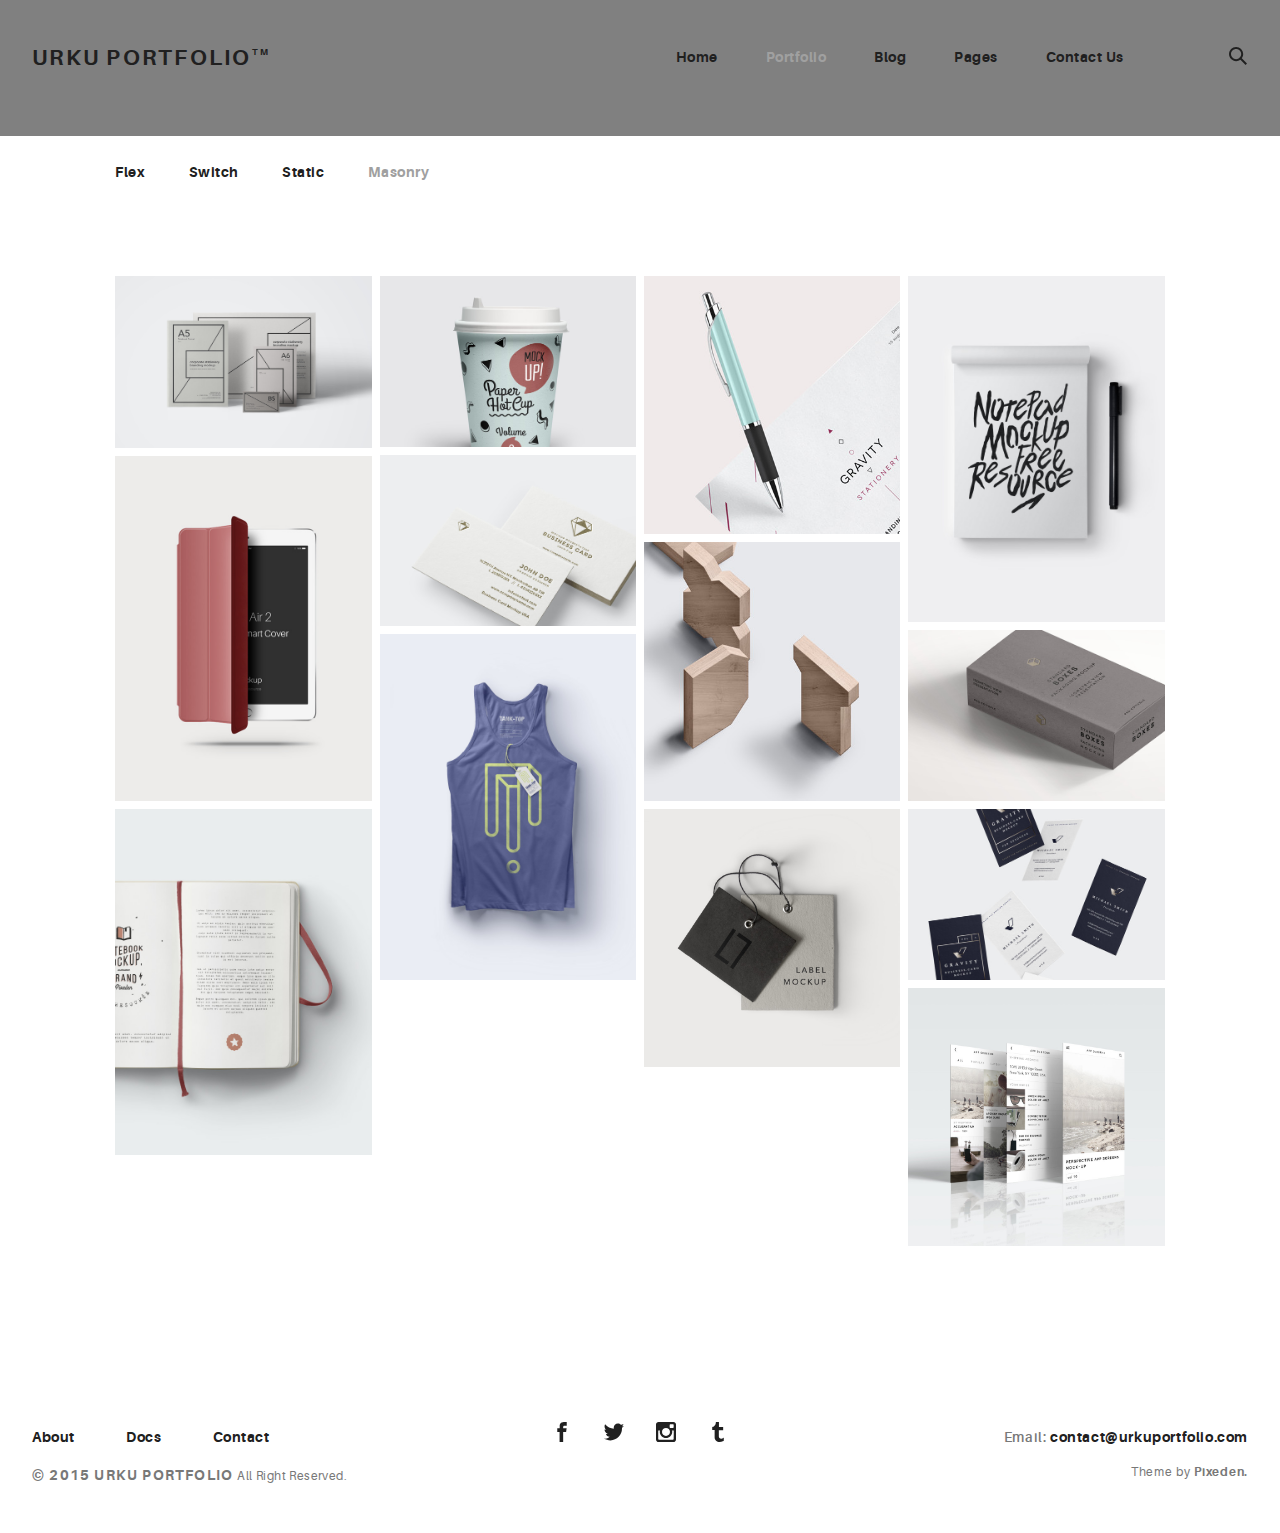
<file: portfolio-masonry.html>
<!DOCTYPE html>
<html>
  <head>
    <meta name="viewport" content="width=device-width, initial-scale=1.0">
    <meta charset="UTF-8">
    <title>Urku Portfolio :: Pixeden</title>
    <link rel="icon" type="image/svg+xml" href="assets/img/urku-ico.svg">
    <link rel="stylesheet" href="assets/css/aurora-pack.min.css">
    <link rel="stylesheet" href="assets/css/aurora-theme-base.min.css">
    <link rel="stylesheet" href="assets/css/urku.css">
  </head>
  <body class="top-fixed">
    <header class="ae-container-fluid ae-container-fluid--full rk-header ">
      <input type="checkbox" id="mobile-menu" class="rk-mobile-menu">
      <label for="mobile-menu">
        <svg>
          <use xlink:href="assets/img/symbols.svg#bar"></use>
        </svg>
        <svg>
          <use xlink:href="assets/img/symbols.svg#bar"></use>
        </svg>
        <svg>
          <use xlink:href="assets/img/symbols.svg#bar"></use>
        </svg>
      </label>
      <div class="ae-container-fluid rk-topbar">
        <h1 class="rk-logo"><a href="index.html">urku portfolio<sup>tm</sup></a></h1>
        <nav class="rk-navigation">
          <ul class="rk-menu">
            <li class="rk-menu__item"><a href="index.html" class="rk-menu__link">Home</a>
            </li>
            <li class="active rk-menu__item"><a href="portfolio.html" class="rk-menu__link">Portfolio</a>
            </li>
            <li class="rk-menu__item"><a href="blog.html" class="rk-menu__link">Blog</a>
            </li>
            <li class="rk-menu__item"><a href="#0" class="rk-menu__link">Pages</a>
              <nav class="rk-menu__sub">
                <ul class="rk-container">
                  <li class="rk-menu__item"><a href="about.html" class="rk-menu__link">About</a></li>
                  <li class="rk-menu__item"><a href="documentation.html" class="rk-menu__link">Documentation</a></li>
                  <li class="rk-menu__item"><a href="design-styles.html" class="rk-menu__link">Design Styles</a></li>
                </ul>
              </nav>
            </li>
            <li class="rk-menu__item"><a href="contact.html" class="rk-menu__link">Contact Us</a>
            </li>
          </ul>
          <form class="rk-search">
            <input type="text" placeholder="Search" id="urku-search" class="rk-search-field">
            <label for="urku-search">
              <svg>
                <use xlink:href="assets/img/symbols.svg#icon-search"></use>
              </svg>
            </label>
          </form>
        </nav>
      </div>
    </header>
    <section class="ae-container-fluid rk-main">
      <section class="ae-container-fluid ae-container-fluid--inner rk-portfolio">
        <div class="au-xs-ta-center au-lg-ta-left">
          <ul class="rk-menu rk-categories-menu">
            <li class="rk-menu__item"><a href="portfolio.html" class="rk-menu__link">Flex</a>
            </li>
            <li class="rk-menu__item"><a href="portfolio-alt.html" class="rk-menu__link">Switch</a>
            </li>
            <li class="rk-menu__item"><a href="portfolio-raw.html" class="rk-menu__link">Static</a>
            </li>
            <li class="active rk-menu__item"><a href="portfolio-masonry.html" class="rk-menu__link">Masonry</a>
            </li>
          </ul>
        </div>
        <div class="ae-masonry ae-masonry-md-2 ae-masonry-xl-4"><a href="portfolio-item.html" class="rk-item ae-masonry__item"><img src="assets/img/project-1.jpg" alt="">
            <div class="item-meta">
              <h2>Essential Stationery</h2>
              <p>Branding</p>
            </div></a><a href="portfolio-item.html" class="rk-item ae-masonry__item"><img src="assets/img/project-2.jpg" alt="">
            <div class="item-meta">
              <h2>Pickled Tousled</h2>
              <p>Art Direction</p>
            </div></a><a href="portfolio-item.html" class="rk-item ae-masonry__item"><img src="assets/img/project-3.jpg" alt="">
            <div class="item-meta">
              <h2>Waistcoat vegan</h2>
              <p>Graphic Design</p>
            </div></a><a href="portfolio-item.html" class="rk-item ae-masonry__item"><img src="assets/img/project-4.jpg" alt="">
            <div class="item-meta">
              <h2>Tumblr hammock</h2>
              <p>Packaging</p>
            </div></a><a href="portfolio-item.html" class="rk-item ae-masonry__item"><img src="assets/img/project-5.jpg" alt="">
            <div class="item-meta">
              <h2>Biodiesel etsy</h2>
              <p>Branding</p>
            </div></a><a href="portfolio-item.html" class="rk-item ae-masonry__item"><img src="assets/img/project-6.jpg" alt="">
            <div class="item-meta">
              <h2>Gentrify artisan</h2>
              <p>Graphic Design</p>
            </div></a><a href="portfolio-item.html" class="rk-item ae-masonry__item"><img src="assets/img/project-7.jpg" alt="">
            <div class="item-meta">
              <h2>Plaid austin</h2>
              <p>Graphic Design</p>
            </div></a><a href="portfolio-item.html" class="rk-item ae-masonry__item"><img src="assets/img/project-8.jpg" alt="">
            <div class="item-meta">
              <h2>Trust fund</h2>
              <p>Packaging</p>
            </div></a><a href="portfolio-item.html" class="rk-item ae-masonry__item"><img src="assets/img/project-9.jpg" alt="">
            <div class="item-meta">
              <h2>Gentrify pork</h2>
              <p>Branding</p>
            </div></a><a href="portfolio-item.html" class="rk-item ae-masonry__item"><img src="assets/img/project-10.jpg" alt="">
            <div class="item-meta">
              <h2>Waistcoat ugh</h2>
              <p>UI/UX</p>
            </div></a><a href="portfolio-item.html" class="rk-item ae-masonry__item"><img src="assets/img/project-11.jpg" alt="">
            <div class="item-meta">
              <h2>Deep v kogi</h2>
              <p>Graphic Design</p>
            </div></a><a href="portfolio-item.html" class="rk-item ae-masonry__item"><img src="assets/img/project-12.jpg" alt="">
            <div class="item-meta">
              <h2>Venmo trust</h2>
              <p>Packaging</p>
            </div></a><a href="portfolio-item.html" class="rk-item ae-masonry__item"><img src="assets/img/project-13.jpg" alt="">
            <div class="item-meta">
              <h2>Venmo trust</h2>
              <p>Ui/UX</p>
            </div></a>
        </div>
      </section>
    </section>
    <footer class="ae-container-fluid rk-footer ">
      <div class="ae-grid ae-grid--collapse">
        <div class="ae-grid__item item-lg-4 au-xs-ta-center au-lg-ta-left">
          <ul class="rk-menu rk-footer-menu">
            <li class="rk-menu__item"><a href="about.html" class="rk-menu__link">About</a>
            </li>
            <li class="rk-menu__item"><a href="documentation.html" class="rk-menu__link">Docs</a>
            </li>
            <li class="rk-menu__item"><a href="contact.html" class="rk-menu__link">Contact</a>
            </li>
          </ul>
          <p class="rk-footer__text rk-footer__copy "> <span class="ae-u-bold">© </span><span class="ae-u-bolder">2015 URKU PORTFOLIO </span>All Right Reserved.</p>
        </div>
        <div class="ae-grid__item item-lg-4 au-xs-ta-center"><a href="#0" class="rk-social-btn ">
            <svg>
              <use xlink:href="assets/img/symbols.svg#icon-facebook"></use>
            </svg></a><a href="#0" class="rk-social-btn ">
            <svg>
              <use xlink:href="assets/img/symbols.svg#icon-twitter"></use>
            </svg></a><a href="#0" class="rk-social-btn ">
            <svg>
              <use xlink:href="assets/img/symbols.svg#icon-pinterest"></use>
            </svg></a><a href="#0" class="rk-social-btn ">
            <svg>
              <use xlink:href="assets/img/symbols.svg#icon-tumblr"></use>
            </svg></a></div>
        <div class="ae-grid__item item-lg-4 au-xs-ta-center au-lg-ta-right">
          <p class="rk-footer__text rk-footer__contact "> <span class="ae-u-bold">Email: </span><span class="ae-u-bolder"> <a href="#0" class="rk-dark-color ">contact@urkuportfolio.com </a></span></p>
          <p class="rk-footer__text rk-footer__by">Theme by <a href="http://pixeden.com" class="ae-u-bolder">Pixeden.</a></p>
        </div>
      </div>
    </footer>
    <script src="assets/js/svg4everybody.min.js"></script>
    <script>svg4everybody();</script>
  </body>
</html>
</file>
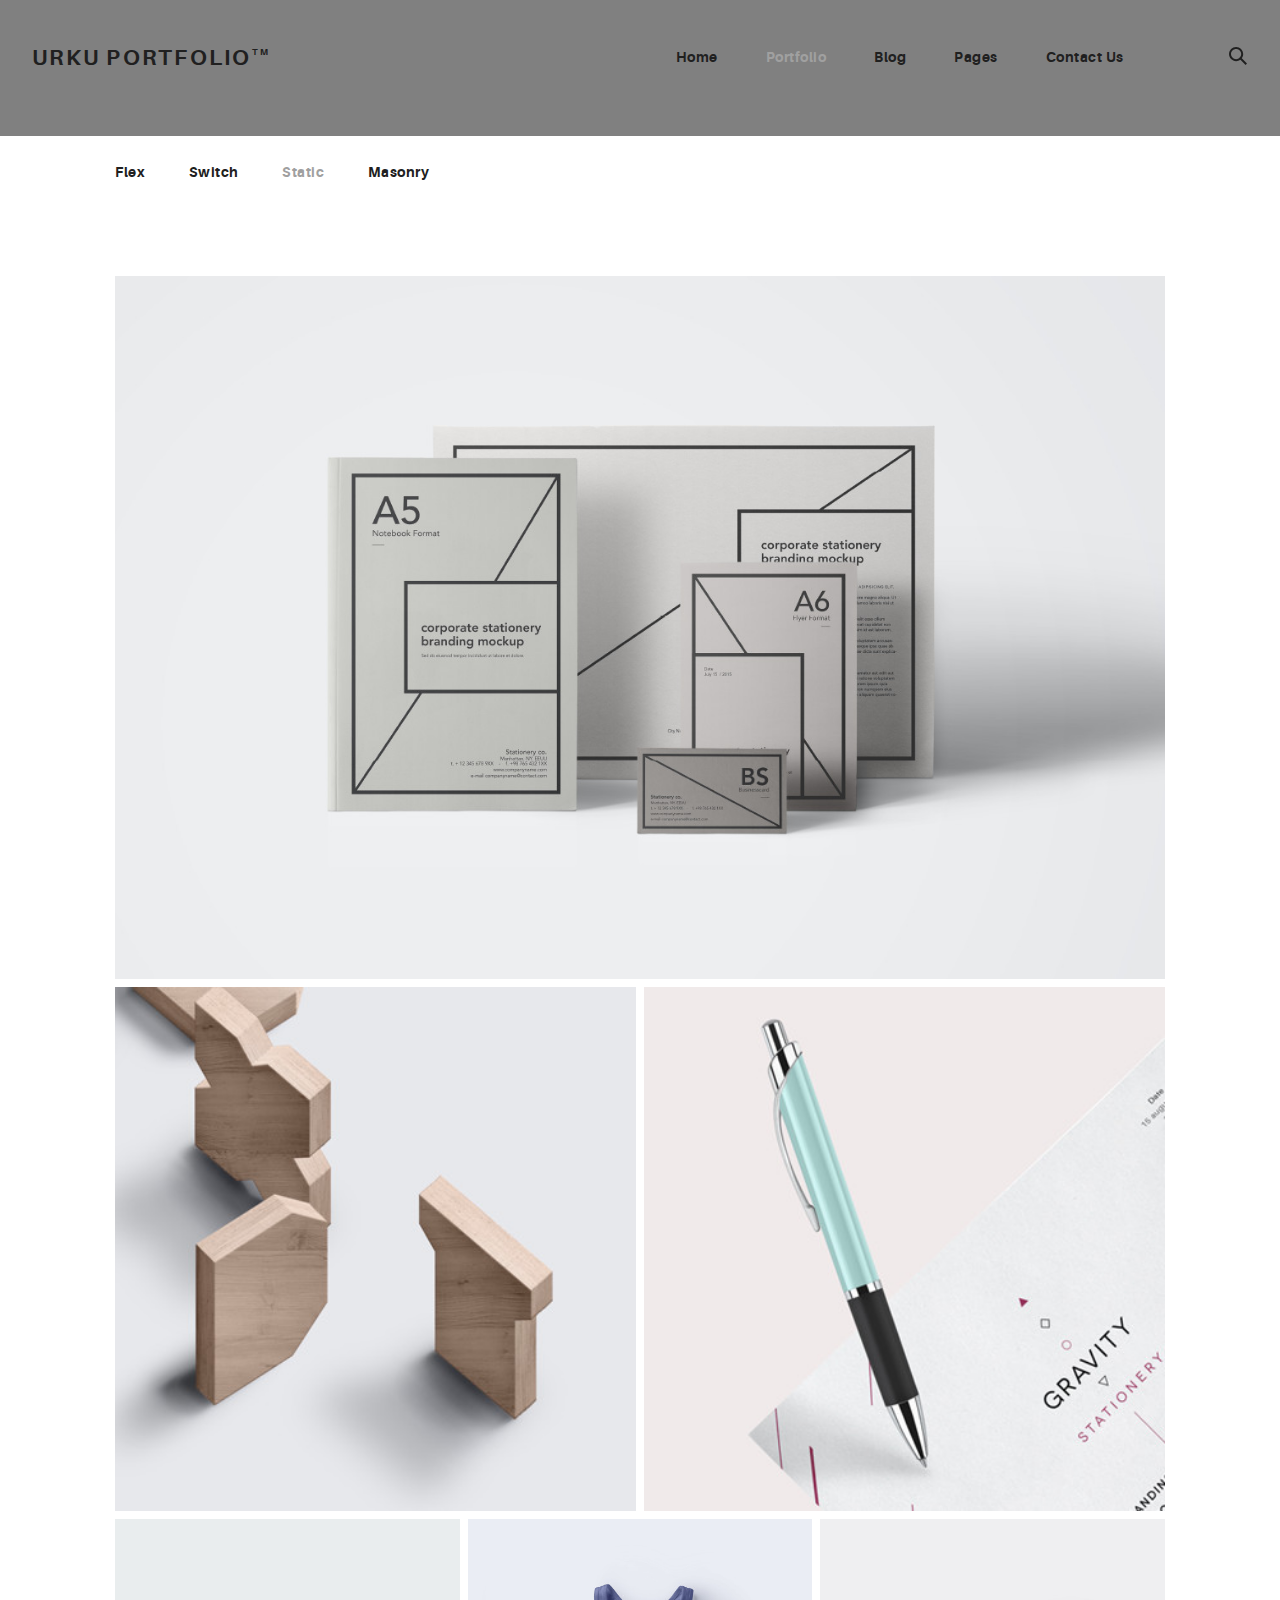
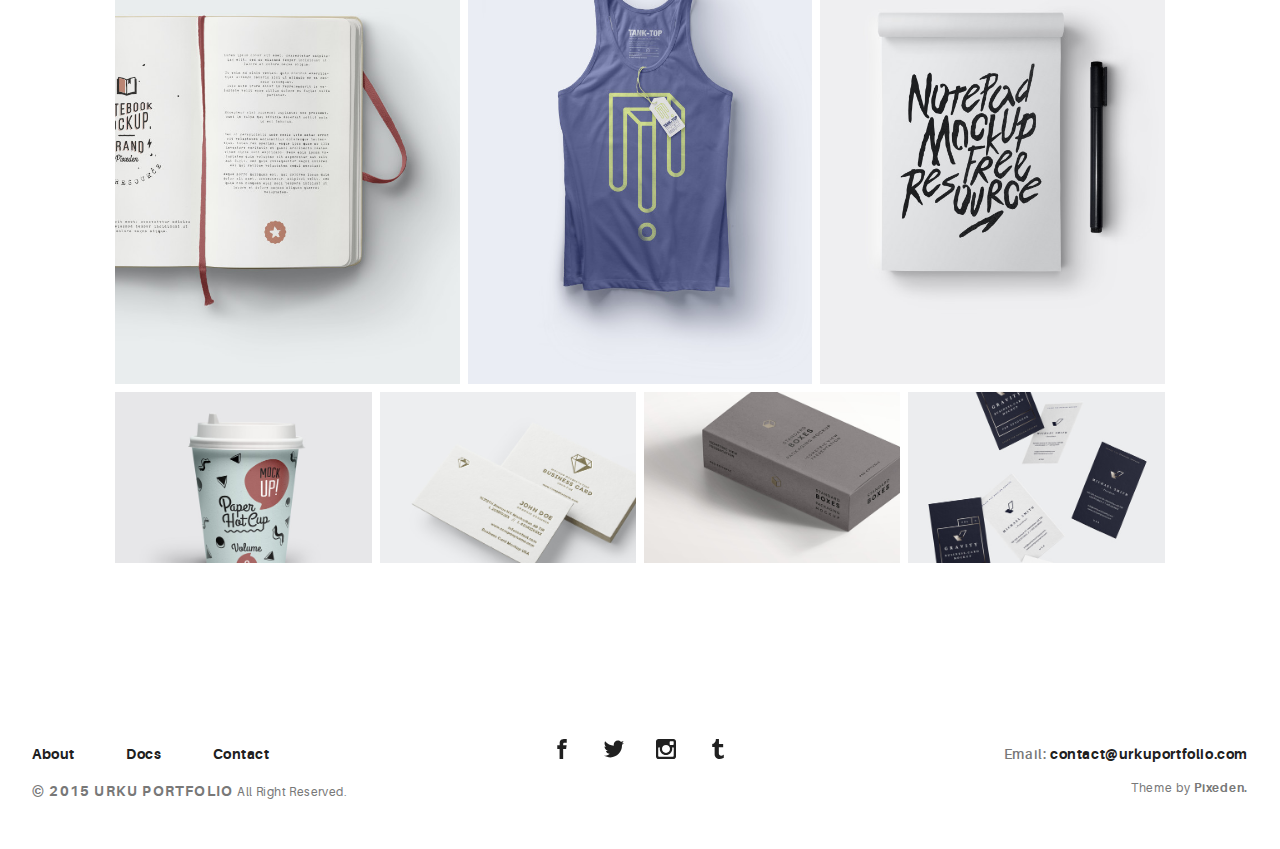
<file: portfolio-raw.html>
<!DOCTYPE html>
<html>
  <head>
    <meta name="viewport" content="width=device-width, initial-scale=1.0">
    <meta charset="UTF-8">
    <title>Urku Portfolio :: Pixeden</title>
    <link rel="icon" type="image/svg+xml" href="assets/img/urku-ico.svg">
    <link rel="stylesheet" href="assets/css/aurora-pack.min.css">
    <link rel="stylesheet" href="assets/css/aurora-theme-base.min.css">
    <link rel="stylesheet" href="assets/css/urku.css">
  </head>
  <body class="top-fixed">
    <header class="ae-container-fluid ae-container-fluid--full rk-header ">
      <input type="checkbox" id="mobile-menu" class="rk-mobile-menu">
      <label for="mobile-menu">
        <svg>
          <use xlink:href="assets/img/symbols.svg#bar"></use>
        </svg>
        <svg>
          <use xlink:href="assets/img/symbols.svg#bar"></use>
        </svg>
        <svg>
          <use xlink:href="assets/img/symbols.svg#bar"></use>
        </svg>
      </label>
      <div class="ae-container-fluid rk-topbar">
        <h1 class="rk-logo"><a href="index.html">urku portfolio<sup>tm</sup></a></h1>
        <nav class="rk-navigation">
          <ul class="rk-menu">
            <li class="rk-menu__item"><a href="index.html" class="rk-menu__link">Home</a>
            </li>
            <li class="active rk-menu__item"><a href="portfolio.html" class="rk-menu__link">Portfolio</a>
            </li>
            <li class="rk-menu__item"><a href="blog.html" class="rk-menu__link">Blog</a>
            </li>
            <li class="rk-menu__item"><a href="#0" class="rk-menu__link">Pages</a>
              <nav class="rk-menu__sub">
                <ul class="rk-container">
                  <li class="rk-menu__item"><a href="about.html" class="rk-menu__link">About</a></li>
                  <li class="rk-menu__item"><a href="documentation.html" class="rk-menu__link">Documentation</a></li>
                  <li class="rk-menu__item"><a href="design-styles.html" class="rk-menu__link">Design Styles</a></li>
                </ul>
              </nav>
            </li>
            <li class="rk-menu__item"><a href="contact.html" class="rk-menu__link">Contact Us</a>
            </li>
          </ul>
          <form class="rk-search">
            <input type="text" placeholder="Search" id="urku-search" class="rk-search-field">
            <label for="urku-search">
              <svg>
                <use xlink:href="assets/img/symbols.svg#icon-search"></use>
              </svg>
            </label>
          </form>
        </nav>
      </div>
    </header>
    <section class="ae-container-fluid rk-main">
      <section class="ae-container-fluid ae-container-fluid--inner rk-portfolio">
        <div class="au-xs-ta-center au-lg-ta-left">
          <ul class="rk-menu rk-categories-menu">
            <li class="rk-menu__item"><a href="portfolio.html" class="rk-menu__link">Flex</a>
            </li>
            <li class="rk-menu__item"><a href="portfolio-alt.html" class="rk-menu__link">Switch</a>
            </li>
            <li class="active rk-menu__item"><a href="portfolio-raw.html" class="rk-menu__link">Static</a>
            </li>
            <li class="rk-menu__item"><a href="portfolio-masonry.html" class="rk-menu__link">Masonry</a>
            </li>
          </ul>
        </div>
        <div class="ae-grid">
          <div class="ae-grid__item item-lg--auto"><a href="portfolio-item.html" class="rk-item"><img src="assets/img/project-1.jpg" alt="">
              <div class="item-meta">
                <h2>Essential Stationery</h2>
                <p>Branding</p>
              </div></a></div>
        </div>
        <div class="ae-grid">
          <div class="ae-grid__item item-lg--auto"><a href="portfolio-item.html" class="rk-item"><img src="assets/img/project-8.jpg" alt="">
              <div class="item-meta">
                <h2>Trust fund</h2>
                <p>Packaging</p>
              </div></a></div>
          <div class="ae-grid__item item-lg--auto"><a href="portfolio-item.html" class="rk-item"><img src="assets/img/project-7.jpg" alt="">
              <div class="item-meta">
                <h2>Plaid austin</h2>
                <p>Graphic Design</p>
              </div></a></div>
        </div>
        <div class="ae-grid">
          <div class="ae-grid__item item-lg--auto"><a href="portfolio-item.html" class="rk-item"><img src="assets/img/project-3.jpg" alt="">
              <div class="item-meta">
                <h2>Waistcoat vegan</h2>
                <p>Graphic Design</p>
              </div></a></div>
          <div class="ae-grid__item item-lg--auto"><a href="portfolio-item.html" class="rk-item"><img src="assets/img/project-6.jpg" alt="">
              <div class="item-meta">
                <h2>Gentrify artisan</h2>
                <p>Graphic Design</p>
              </div></a></div>
          <div class="ae-grid__item item-lg--auto"><a href="portfolio-item.html" class="rk-item"><img src="assets/img/project-10.jpg" alt="">
              <div class="item-meta">
                <h2>Waistcoat ugh</h2>
                <p>UI/UX</p>
              </div></a></div>
        </div>
        <div class="ae-grid">
          <div class="ae-grid__item item-lg--auto"><a href="portfolio-item.html" class="rk-item"><img src="assets/img/project-4.jpg" alt="">
              <div class="item-meta">
                <h2>Tumblr hammock</h2>
                <p>Packaging</p>
              </div></a></div>
          <div class="ae-grid__item item-lg--auto"><a href="portfolio-item.html" class="rk-item"><img src="assets/img/project-5.jpg" alt="">
              <div class="item-meta">
                <h2>Biodiesel etsy</h2>
                <p>Branding</p>
              </div></a></div>
          <div class="ae-grid__item item-lg--auto"><a href="portfolio-item.html" class="rk-item"><img src="assets/img/project-11.jpg" alt="">
              <div class="item-meta">
                <h2>Deep v kogi</h2>
                <p>Graphic Design</p>
              </div></a></div>
          <div class="ae-grid__item item-lg--auto"><a href="portfolio-item.html" class="rk-item"><img src="assets/img/project-12.jpg" alt="">
              <div class="item-meta">
                <h2>Venmo trust</h2>
                <p>Packaging</p>
              </div></a></div>
        </div>
      </section>
    </section>
    <footer class="ae-container-fluid rk-footer ">
      <div class="ae-grid ae-grid--collapse">
        <div class="ae-grid__item item-lg-4 au-xs-ta-center au-lg-ta-left">
          <ul class="rk-menu rk-footer-menu">
            <li class="rk-menu__item"><a href="about.html" class="rk-menu__link">About</a>
            </li>
            <li class="rk-menu__item"><a href="documentation.html" class="rk-menu__link">Docs</a>
            </li>
            <li class="rk-menu__item"><a href="contact.html" class="rk-menu__link">Contact</a>
            </li>
          </ul>
          <p class="rk-footer__text rk-footer__copy "> <span class="ae-u-bold">© </span><span class="ae-u-bolder">2015 URKU PORTFOLIO </span>All Right Reserved.</p>
        </div>
        <div class="ae-grid__item item-lg-4 au-xs-ta-center"><a href="#0" class="rk-social-btn ">
            <svg>
              <use xlink:href="assets/img/symbols.svg#icon-facebook"></use>
            </svg></a><a href="#0" class="rk-social-btn ">
            <svg>
              <use xlink:href="assets/img/symbols.svg#icon-twitter"></use>
            </svg></a><a href="#0" class="rk-social-btn ">
            <svg>
              <use xlink:href="assets/img/symbols.svg#icon-pinterest"></use>
            </svg></a><a href="#0" class="rk-social-btn ">
            <svg>
              <use xlink:href="assets/img/symbols.svg#icon-tumblr"></use>
            </svg></a></div>
        <div class="ae-grid__item item-lg-4 au-xs-ta-center au-lg-ta-right">
          <p class="rk-footer__text rk-footer__contact "> <span class="ae-u-bold">Email: </span><span class="ae-u-bolder"> <a href="#0" class="rk-dark-color ">contact@urkuportfolio.com </a></span></p>
          <p class="rk-footer__text rk-footer__by">Theme by <a href="http://pixeden.com" class="ae-u-bolder">Pixeden.</a></p>
        </div>
      </div>
    </footer>
    <script src="assets/js/svg4everybody.min.js"></script>
    <script>svg4everybody();</script>
  </body>
</html>
</file>
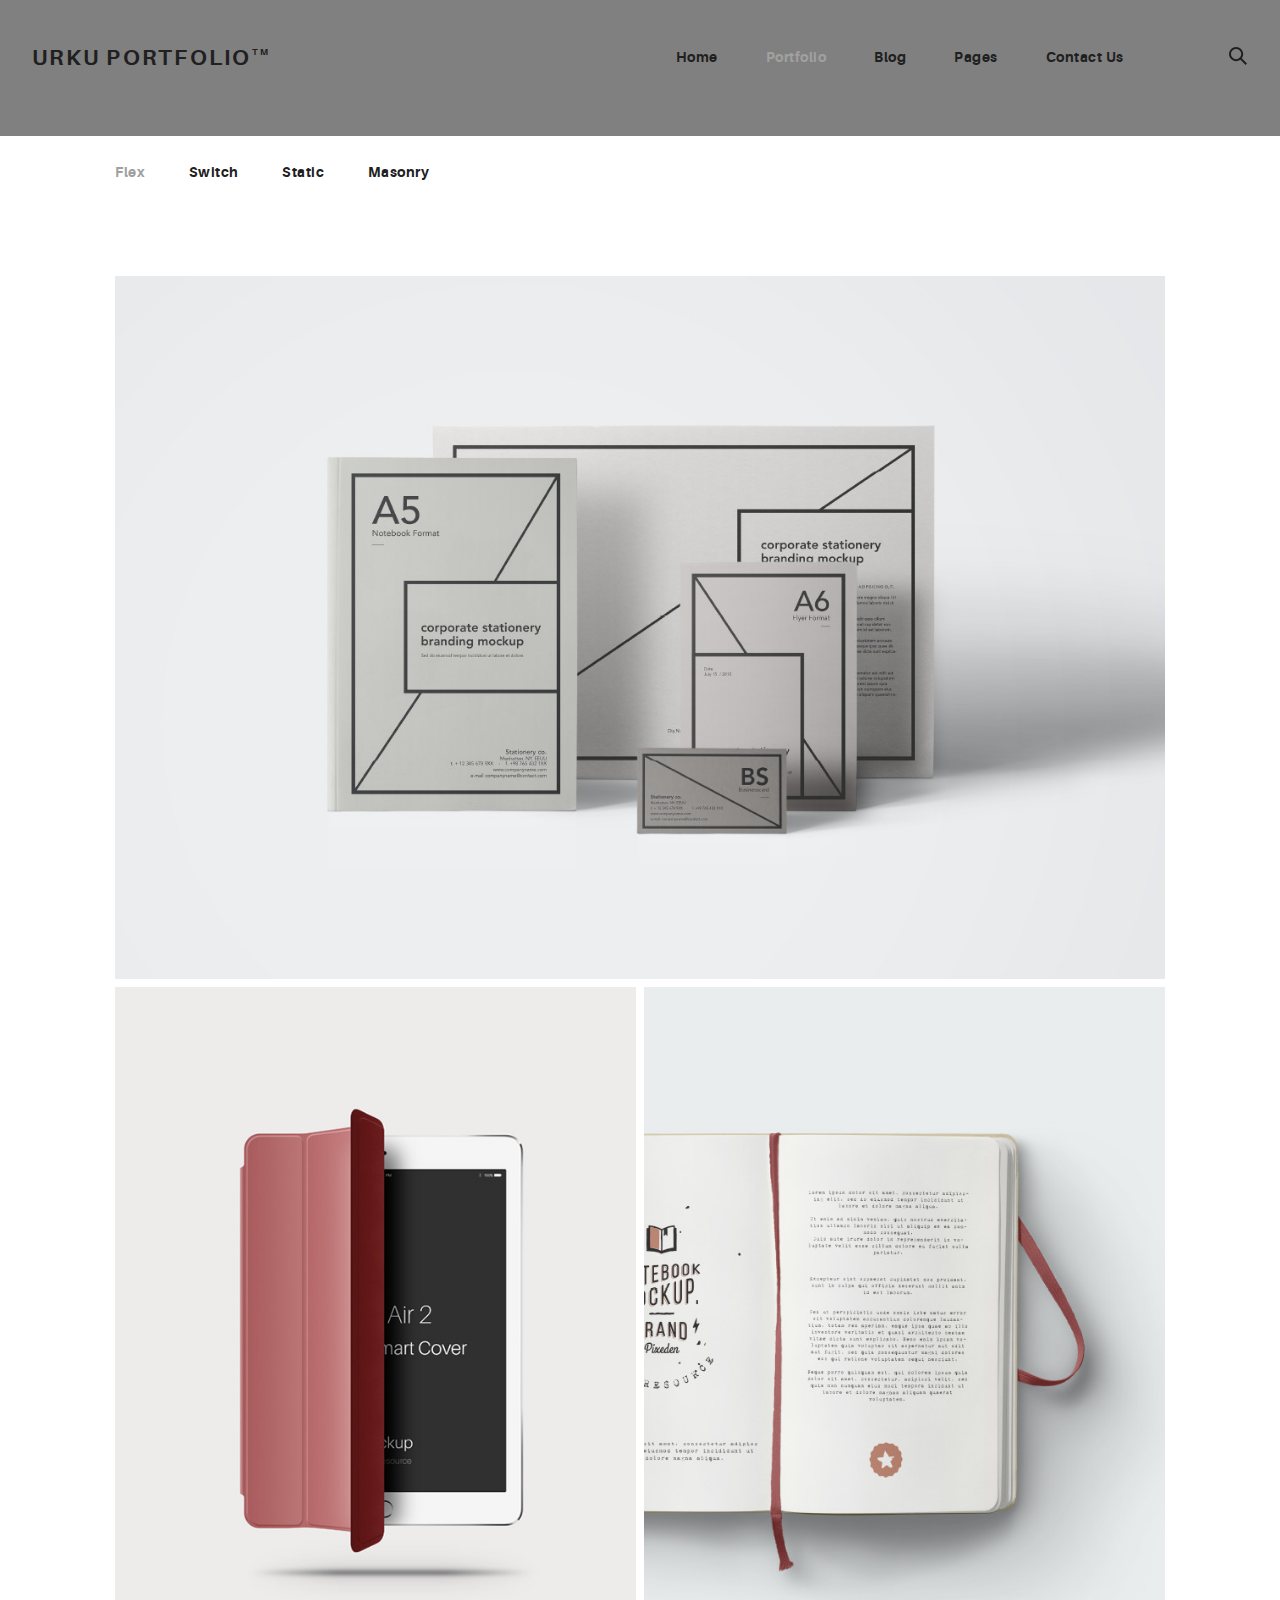
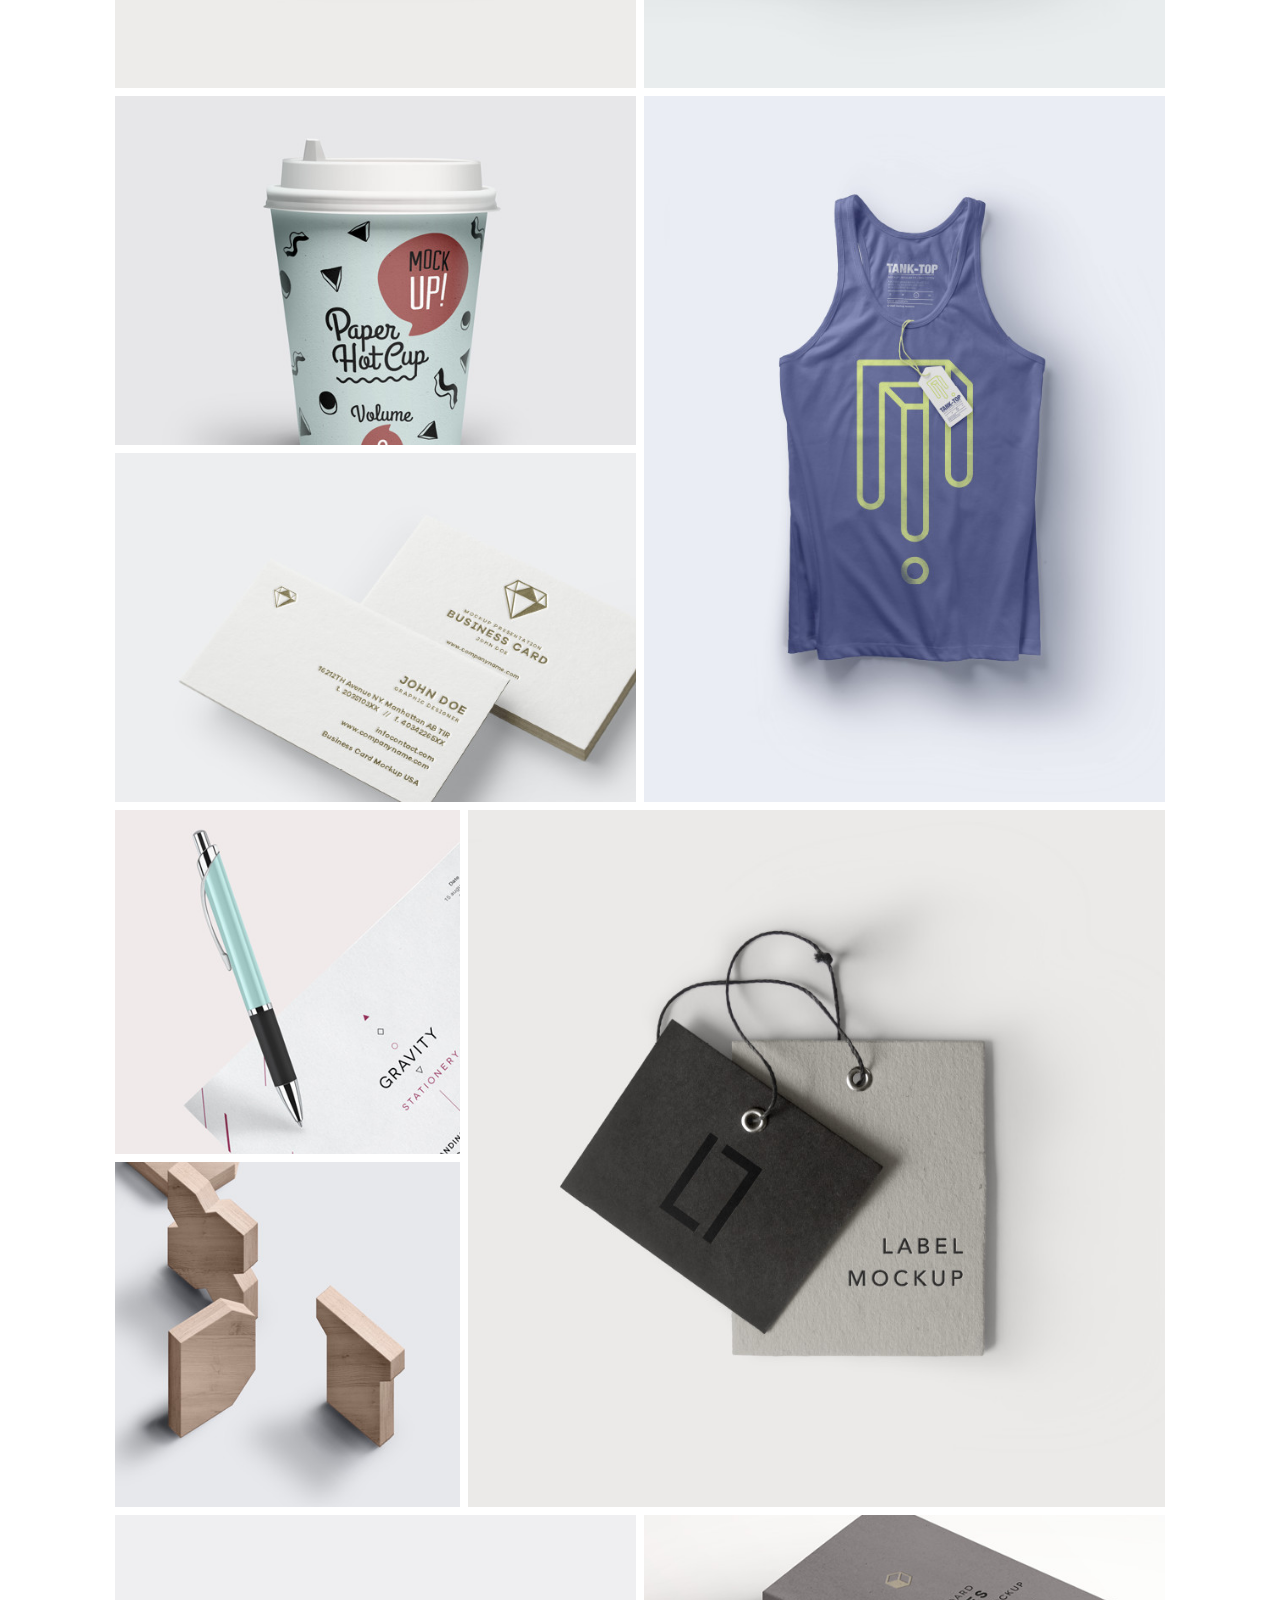
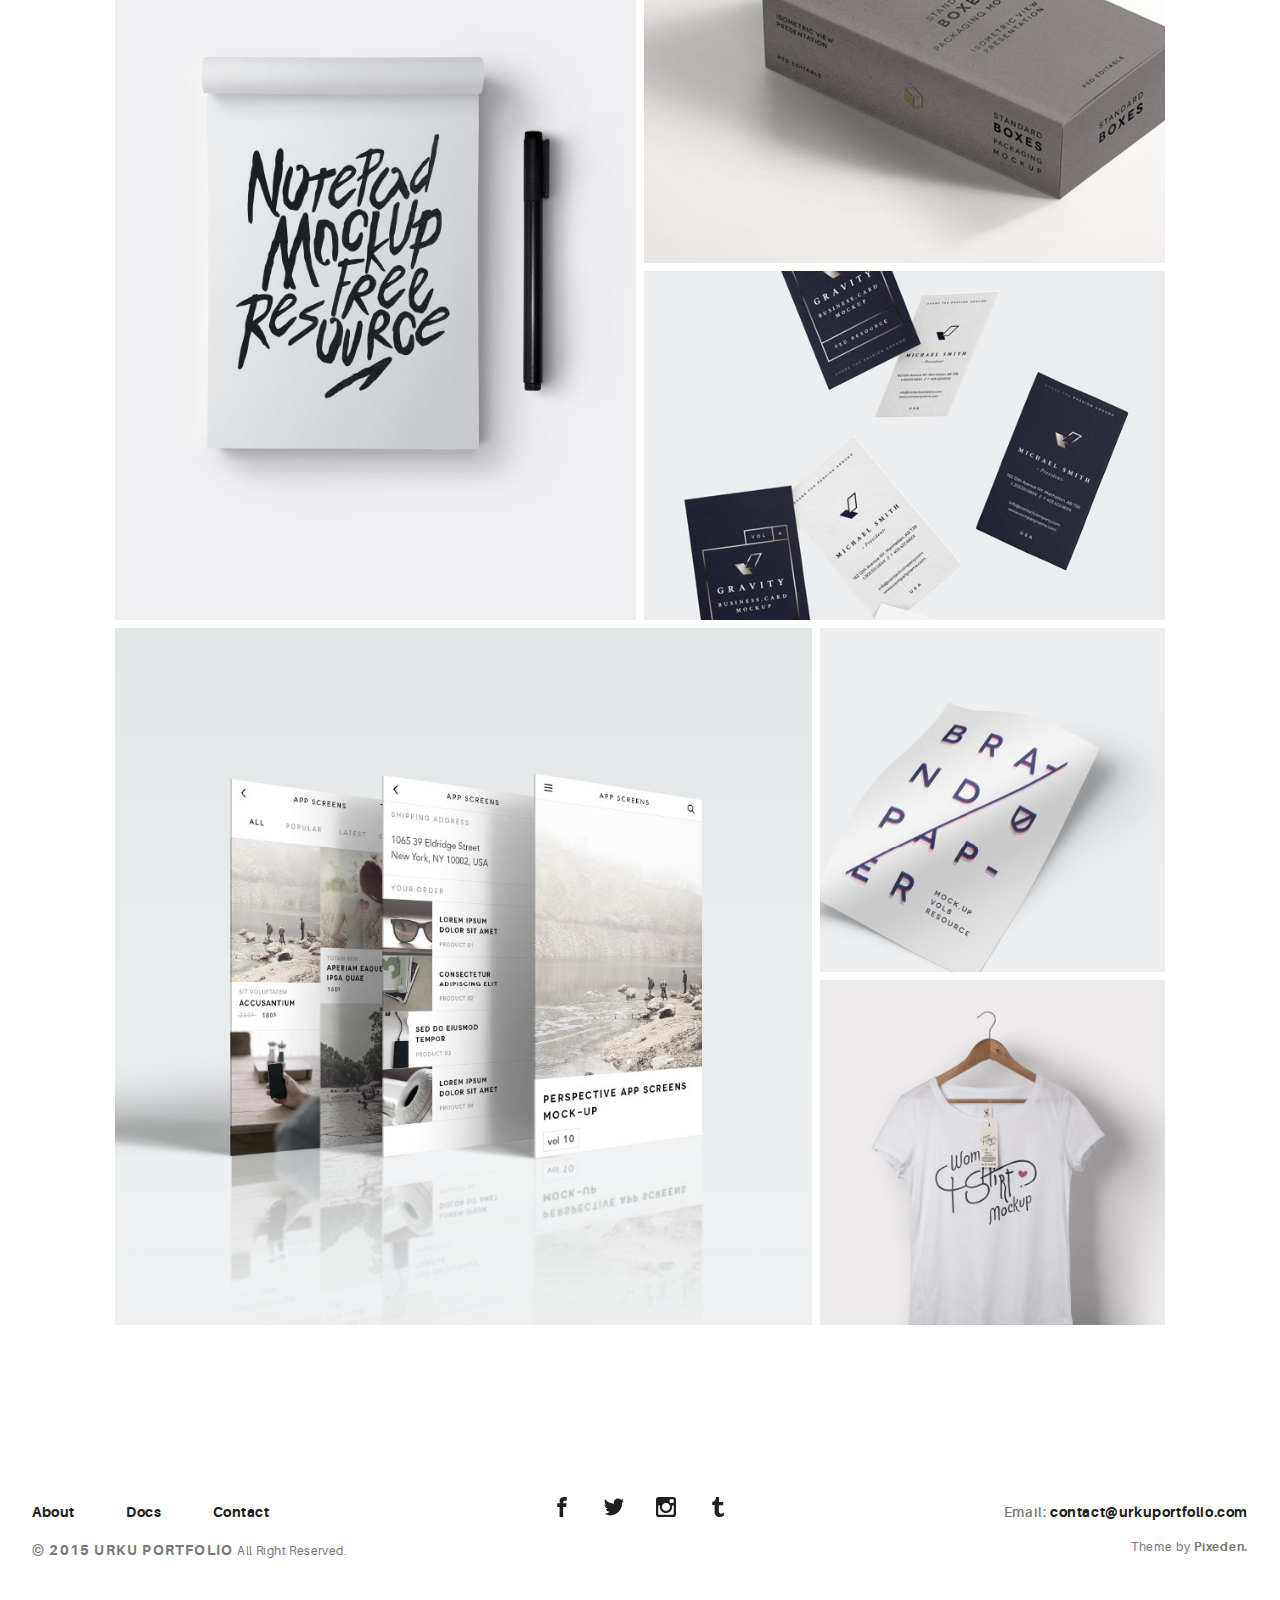
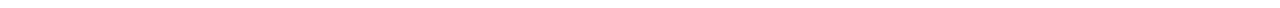
<file: portfolio.html>
<!DOCTYPE html>
<html>
  <head>
    <meta name="viewport" content="width=device-width, initial-scale=1.0">
    <meta charset="UTF-8">
    <title>Urku Portfolio :: Pixeden</title>
    <link rel="icon" type="image/svg+xml" href="assets/img/urku-ico.svg">
    <link rel="stylesheet" href="assets/css/aurora-pack.min.css">
    <link rel="stylesheet" href="assets/css/aurora-theme-base.min.css">
    <link rel="stylesheet" href="assets/css/urku.css">
  </head>
  <body class="top-fixed">
    <header class="ae-container-fluid ae-container-fluid--full rk-header ">
      <input type="checkbox" id="mobile-menu" class="rk-mobile-menu">
      <label for="mobile-menu">
        <svg>
          <use xlink:href="assets/img/symbols.svg#bar"></use>
        </svg>
        <svg>
          <use xlink:href="assets/img/symbols.svg#bar"></use>
        </svg>
        <svg>
          <use xlink:href="assets/img/symbols.svg#bar"></use>
        </svg>
      </label>
      <div class="ae-container-fluid rk-topbar">
        <h1 class="rk-logo"><a href="index.html">urku portfolio<sup>tm</sup></a></h1>
        <nav class="rk-navigation">
          <ul class="rk-menu">
            <li class="rk-menu__item"><a href="index.html" class="rk-menu__link">Home</a>
            </li>
            <li class="active rk-menu__item"><a href="portfolio.html" class="rk-menu__link">Portfolio</a>
            </li>
            <li class="rk-menu__item"><a href="blog.html" class="rk-menu__link">Blog</a>
            </li>
            <li class="rk-menu__item"><a href="#0" class="rk-menu__link">Pages</a>
              <nav class="rk-menu__sub">
                <ul class="rk-container">
                  <li class="rk-menu__item"><a href="about.html" class="rk-menu__link">About</a></li>
                  <li class="rk-menu__item"><a href="documentation.html" class="rk-menu__link">Documentation</a></li>
                  <li class="rk-menu__item"><a href="design-styles.html" class="rk-menu__link">Design Styles</a></li>
                </ul>
              </nav>
            </li>
            <li class="rk-menu__item"><a href="contact.html" class="rk-menu__link">Contact Us</a>
            </li>
          </ul>
          <form class="rk-search">
            <input type="text" placeholder="Search" id="urku-search" class="rk-search-field">
            <label for="urku-search">
              <svg>
                <use xlink:href="assets/img/symbols.svg#icon-search"></use>
              </svg>
            </label>
          </form>
        </nav>
      </div>
    </header>
    <section class="ae-container-fluid ae-container-fluid--inner rk-portfolio rk-main">
      <div class="au-xs-ta-center au-lg-ta-left">
        <ul class="rk-menu rk-categories-menu">
          <li class="active rk-menu__item"><a href="portfolio.html" class="rk-menu__link">Flex</a>
          </li>
          <li class="rk-menu__item"><a href="portfolio-alt.html" class="rk-menu__link">Switch</a>
          </li>
          <li class="rk-menu__item"><a href="portfolio-raw.html" class="rk-menu__link">Static</a>
          </li>
          <li class="rk-menu__item"><a href="portfolio-masonry.html" class="rk-menu__link">Masonry</a>
          </li>
        </ul>
      </div>
      <div class="rk-portfolio__items"><a href="portfolio-item.html" class="rk-item rk-item--flex item-1 rk-size-12 rk-tosize-6 rk-landscape ">
          <div class="item-meta">
            <h2>Essential Stationery</h2>
            <p>Branding</p>
          </div></a><a href="portfolio-item.html" class="rk-item rk-item--flex item-2 rk-size-6  rk-portrait ">
          <div class="item-meta">
            <h2>Pickled Tousled</h2>
            <p>Art Direction</p>
          </div></a><a href="portfolio-item.html" class="rk-item rk-item--flex item-3 rk-size-6 rk-tosize-4 rk-portrait rk-tosquare">
          <div class="item-meta">
            <h2>Waistcoat vegan</h2>
            <p>Graphic Design</p>
          </div></a>
        <div class="rk-items-cont rk-size-6 rk-tosize-8"><a href="portfolio-item.html" class="rk-item rk-item--flex item-4 rk-size-12 rk-tosize-6 rk-landscape ">
            <div class="item-meta">
              <h2>Tumblr hammock</h2>
              <p>Packaging</p>
            </div></a><a href="portfolio-item.html" class="rk-item rk-item--flex item-5 rk-size-12 rk-tosize-6 rk-landscape ">
            <div class="item-meta">
              <h2>Biodiesel etsy</h2>
              <p>Branding</p>
            </div></a>
        </div><a href="portfolio-item.html" class="rk-item rk-item--flex item-6 rk-size-6 rk-tosize-4 rk-portrait rk-tosquare">
          <div class="item-meta">
            <h2>Gentrify artisan</h2>
            <p>Graphic Design</p>
          </div></a>
        <div class="rk-items-cont rk-size-4 rk-tosize-8"><a href="portfolio-item.html" class="rk-item rk-item--flex item-7 rk-size-12 rk-tosize-6 rk-square ">
            <div class="item-meta">
              <h2>Plaid austin</h2>
              <p>Graphic Design</p>
            </div></a><a href="portfolio-item.html" class="rk-item rk-item--flex item-8 rk-size-12 rk-tosize-6 rk-square ">
            <div class="item-meta">
              <h2>Trust fund</h2>
              <p>Packaging</p>
            </div></a>
        </div><a href="portfolio-item.html" class="rk-item rk-item--flex item-9 rk-size-8 rk-tosize-3 rk-square ">
          <div class="item-meta">
            <h2>Gentrify pork</h2>
            <p>Branding</p>
          </div></a><a href="portfolio-item.html" class="rk-item rk-item--flex item-10 rk-size-6 rk-tosize-3 rk-portrait rk-tosquare">
          <div class="item-meta  rk-tosmallfont">
            <h2>Waistcoat ugh</h2>
            <p>UI/UX</p>
          </div></a>
        <div class="rk-items-cont rk-size-6 rk-tosize-6"><a href="portfolio-item.html" class="rk-item rk-item--flex item-11 rk-size-12 rk-tosize-6 rk-landscape rk-tosquare">
            <div class="item-meta">
              <h2>Deep v kogi</h2>
              <p>Graphic Design</p>
            </div></a><a href="portfolio-item.html" class="rk-item rk-item--flex item-12 rk-size-12 rk-tosize-6 rk-landscape rk-tosquare">
            <div class="item-meta">
              <h2>Venmo trust</h2>
              <p>Packaging</p>
            </div></a>
        </div><a href="portfolio-item.html" class="rk-item rk-item--flex item-13 rk-size-8 rk-tosize-3 rk-square ">
          <div class="item-meta">
            <h2>Venmo trust</h2>
            <p>Ui/UX</p>
          </div></a>
        <div class="rk-items-cont rk-size-4 rk-tosize-6"><a href="portfolio-item.html" class="rk-item rk-item--flex item-14 rk-size-12 rk-tosize-6 rk-square ">
            <div class="item-meta">
              <h2>Gentrify semiotic</h2>
              <p>Art Direction</p>
            </div></a><a href="portfolio-item.html" class="rk-item rk-item--flex item-15 rk-size-12 rk-tosize-6 rk-square ">
            <div class="item-meta">
              <h2>Migas artisan</h2>
              <p>Photography</p>
            </div></a>
        </div>
      </div>
    </section>
    <footer class="ae-container-fluid rk-footer ">
      <div class="ae-grid ae-grid--collapse">
        <div class="ae-grid__item item-lg-4 au-xs-ta-center au-lg-ta-left">
          <ul class="rk-menu rk-footer-menu">
            <li class="rk-menu__item"><a href="about.html" class="rk-menu__link">About</a>
            </li>
            <li class="rk-menu__item"><a href="documentation.html" class="rk-menu__link">Docs</a>
            </li>
            <li class="rk-menu__item"><a href="contact.html" class="rk-menu__link">Contact</a>
            </li>
          </ul>
          <p class="rk-footer__text rk-footer__copy "> <span class="ae-u-bold">© </span><span class="ae-u-bolder">2015 URKU PORTFOLIO </span>All Right Reserved.</p>
        </div>
        <div class="ae-grid__item item-lg-4 au-xs-ta-center"><a href="#0" class="rk-social-btn ">
            <svg>
              <use xlink:href="assets/img/symbols.svg#icon-facebook"></use>
            </svg></a><a href="#0" class="rk-social-btn ">
            <svg>
              <use xlink:href="assets/img/symbols.svg#icon-twitter"></use>
            </svg></a><a href="#0" class="rk-social-btn ">
            <svg>
              <use xlink:href="assets/img/symbols.svg#icon-pinterest"></use>
            </svg></a><a href="#0" class="rk-social-btn ">
            <svg>
              <use xlink:href="assets/img/symbols.svg#icon-tumblr"></use>
            </svg></a></div>
        <div class="ae-grid__item item-lg-4 au-xs-ta-center au-lg-ta-right">
          <p class="rk-footer__text rk-footer__contact "> <span class="ae-u-bold">Email: </span><span class="ae-u-bolder"> <a href="#0" class="rk-dark-color ">contact@urkuportfolio.com </a></span></p>
          <p class="rk-footer__text rk-footer__by">Theme by <a href="http://pixeden.com" class="ae-u-bolder">Pixeden.</a></p>
        </div>
      </div>
    </footer>
    <script src="assets/js/svg4everybody.min.js"></script>
    <script>svg4everybody();</script>
  </body>
</html>
</file>
<file: assets/css/urku.css>
/* * * * * * * * * * * * * * * * * * * * *\ 
 UrkuPortfolio v1.0.0 
 Urku is a prtfolio template with a very clean style. 
 (c) 2016 Lionel <lionel@pixeden.com> (http://pixeden.com) 
 https://bitbucket.org/elrumordelaluz/urkuportfolio 
 Licensed under  MIT 
\* * * * * * * * * * * * * * * * * * * * */
@charset "UTF-8";
body {
  margin: 0;
}

.rk-container {
  margin-right: auto;
  margin-left: auto;
  padding-left: .25rem;
  padding-right: .25rem;
}
@media (min-width: 40em) {
  .rk-container {
    max-width: 88.88889em;
    width: 95vw;
  }
  .rk-container--inner {
    max-width: 68.88889em;
    width: 82vw;
  }
}
.rk-container--full {
  max-width: 100%;
  padding-left: 0;
  padding-right: 0;
  width: 100%;
}
@media (min-width: 64em) {
  .rk-container {
    padding-left: 0;
    padding-right: 0;
  }
}

.rk-main {
  z-index: 1;
  position: static;
}
.top-fixed .rk-main {
  padding-top: 8.5rem;
}
@media (min-width: 64em) {
  .rk-main {
    position: relative;
  }
}

.rk-header {
  background-color: gray;
  position: relative;
  z-index: 5;
}
.top-fixed .rk-header {
  position: fixed;
}

.rk-topbar {
  -webkit-box-align: start;
  -webkit-align-items: flex-start;
  -ms-flex-align: start;
          align-items: flex-start;
  display: -webkit-box;
  display: -webkit-flex;
  display: -ms-flexbox;
  display:         flex;
  -webkit-flex-wrap: wrap;
      -ms-flex-wrap: wrap;
          flex-wrap: wrap;
  -webkit-box-pack: justify;
  -webkit-justify-content: space-between;
  -ms-flex-pack: justify;
          justify-content: space-between;
  padding-bottom: 3.3rem;
  padding-top: 2.8rem;
}
@media (min-width: 64em) {
  .rk-topbar {
    padding-bottom: 0;
  }
}

.rk-logo {
  -webkit-box-flex: 0;
  -webkit-flex: 0 0 100%;
      -ms-flex: 0 0 100%;
          flex: 0 0 100%;
  font-size: 1.375rem;
  font-weight: 700;
  letter-spacing: 2.25px;
  text-align: center;
  text-transform: uppercase;
  width: 20%;
}
.rk-logo sup {
  font-size: .5625rem;
  position: relative;
  top: -1px;
}
@media (min-width: 64em) {
  .rk-logo {
    -webkit-box-flex: 1;
    -webkit-flex: 1;
        -ms-flex: 1;
            flex: 1;
    text-align: left;
  }
}

.rk-search {
  -webkit-align-self: flex-start;
  -ms-flex-item-align: start;
          align-self: flex-start;
  margin-bottom: 3.4rem;
  margin-left: 7.7rem;
  padding-top: .16rem;
  position: relative;
}
.rk-search label,
.rk-search input {
  display: inline-block;
  vertical-align: middle;
}
.rk-search label {
  cursor: pointer;
  height: 1.875rem;
  left: -1.5rem;
  padding-bottom: .67em;
  padding-top: 0;
  position: absolute;
  top: 0;
  -webkit-transition: color .3s;
          transition: color .3s;
  width: 1.875rem;
  z-index: 20;
}
.rk-search svg {
  height: 100%;
  width: 100%;
}
.rk-search input {
  background-color: transparent;
  border: 0;
  font-size: .875rem;
  opacity: 0;
  outline: 0;
  padding: 0;
  padding-bottom: .3em;
  -webkit-transition: .3s;
          transition: .3s;
  z-index: 10;
  width: 1px;
}
.rk-search input:focus {
  opacity: 1;
  padding-left: .5rem;
  width: 100px;
}
.rk-search input:focus + label {
  color: #a0a0a0;
}

.rk-navmobile {
  position: relative;
}

.rk-mobile-menu {
  display: none;
}
.rk-mobile-menu + label {
  cursor: pointer;
  display: inline-block;
  height: 24px;
  left: 2.5vw;
  position: absolute;
  top: 2.7rem;
  width: 16px;
  z-index: 300;
}
.rk-mobile-menu + label svg {
  height: 4px;
  width: 20px;
  margin: 0;
  display: block;
  margin-bottom: 3px;
  -webkit-transition: .3s;
          transition: .3s;
}
.rk-mobile-menu + label svg:nth-of-type(1) {
  -webkit-transform-origin: center left;
      -ms-transform-origin: center left;
          transform-origin: center left;
}
.rk-mobile-menu + label svg:nth-of-type(3) {
  -webkit-transform-origin: center left;
      -ms-transform-origin: center left;
          transform-origin: center left;
}
@media (min-width: 64em) {
  .rk-mobile-menu + label {
    display: none;
  }
}
.rk-mobile-menu:checked + label,
.rk-mobile-menu + label:hover {
  color: #a0a0a0;
}
.rk-mobile-menu:checked + label svg:nth-of-type(1) {
  -webkit-transform: rotate(45deg);
      -ms-transform: rotate(45deg);
          transform: rotate(45deg);
}
.rk-mobile-menu:checked + label svg:nth-of-type(2) {
  -webkit-transform: translateX(-100%);
      -ms-transform: translateX(-100%);
          transform: translateX(-100%);
  opacity: 0;
}
.rk-mobile-menu:checked + label svg:nth-of-type(3) {
  -webkit-transform: rotate(-45deg);
      -ms-transform: rotate(-45deg);
          transform: rotate(-45deg);
}

.rk-footer {
  margin-top: 10.5rem;
  margin-bottom: 2rem;
}

.rk-footer__text {
  color: #787878;
  font-size: .75rem;
  margin-bottom: .875rem;
}
.rk-footer__text span {
  font-size: .875rem;
}

.rk-footer__copy {
  letter-spacing: .4px;
}
.rk-footer__copy span {
  letter-spacing: 1.2px;
}

.rk-footer__contact {
  display: inline-block;
  letter-spacing: .6px;
}

.rk-footer__by {
  letter-spacing: .7px;
}

.rk-social-btn {
  background: none;
  border: 0;
  display: inline-block;
  height: 20px;
  margin-left: 1rem;
  margin-right: 1rem;
  width: 20px;
}
.rk-social-btn:first-child {
  margin-left: 0;
}
.rk-social-btn:last-child {
  margin-right: 0;
}
.rk-social-btn svg {
  height: 100%;
  width: 100%;
}

.rk-layout-ctrl-cont {
  position: absolute;
  text-align: right;
  top: 2.65rem;
  padding-right: 2.5rem;
}
.top-fixed .rk-layout-ctrl-cont {
  position: fixed;
  z-index: 401;
}
.top-fixed .rk-layout-ctrl-cont:first-of-type {
  top: 2.65rem;
}
@media (min-width: 64em) {
  .rk-layout-ctrl-cont {
    padding-right: 0;
    top: 2.25rem;
  }
  .rk-layout-ctrl-cont:first-of-type {
    top: 0;
  }
  .top-fixed .rk-layout-ctrl-cont {
    top: 10.7625rem;
    z-index: -1;
  }
  .top-fixed .rk-layout-ctrl-cont:first-of-type {
    top: 8.5rem;
  }
}

.rk-layout-ctrl {
  cursor: pointer;
  display: none;
  float: right;
  clear: both;
  height: 28px;
  opacity: 0;
  padding-right: .09rem;
  padding-top: 0;
  -webkit-transition: color .3s;
          transition: color .3s;
  width: 20px;
  z-index: 401;
  position: absolute;
}
.rk-layout-ctrl:hover {
  color: #a0a0a0;
}
.rk-layout-ctrl svg {
  height: 100%;
  width: 100%;
}
@media (min-width: 40em) {
  .rk-layout-ctrl {
    display: inline-block;
  }
}
@media (min-width: 64em) {
  .rk-layout-ctrl {
    opacity: 1;
    position: static;
  }
}

.layout-ctrl-input {
  display: none;
}
.layout-ctrl-input:checked + .rk-layout-ctrl-cont label {
  display: none;
  color: #a0a0a0;
}
@media (min-width: 64em) {
  .layout-ctrl-input:checked + .rk-layout-ctrl-cont label {
    display: block;
  }
}

.rk-layout-ctrl-mobile {
  color: #a0a0a0;
  height: 19px;
  position: absolute;
  right: 40px;
  top: 46px;
  width: 19px;
  z-index: 400;
}
.top-fixed .rk-layout-ctrl-mobile {
  position: fixed;
}
.rk-layout-ctrl-mobile svg {
  -webkit-transition: -webkit-transform 250ms;
          transition:         transform 250ms;
  position: absolute;
  width: 48%;
}
.rk-layout-ctrl-mobile svg:nth-child(1),
.rk-layout-ctrl-mobile svg:nth-child(2) {
  top: 0;
  -webkit-transform-origin: top center;
      -ms-transform-origin: top center;
          transform-origin: top center;
}
.rk-layout-ctrl-mobile svg:nth-child(1),
.rk-layout-ctrl-mobile svg:nth-child(3) {
  left: 0;
}
.rk-layout-ctrl-mobile svg:nth-child(2),
.rk-layout-ctrl-mobile svg:nth-child(4) {
  right: 0;
}
.rk-layout-ctrl-mobile svg:nth-child(3),
.rk-layout-ctrl-mobile svg:nth-child(4) {
  bottom: 0;
  -webkit-transform-origin: bottom center;
      -ms-transform-origin: bottom center;
          transform-origin: bottom center;
}
.rk-layout-ctrl-mobile svg:nth-child(1),
.rk-layout-ctrl-mobile svg:nth-child(4) {
  -webkit-transform: scaleY(1.3);
      -ms-transform: scaleY(1.3);
          transform: scaleY(1.3);
}
.rk-layout-ctrl-mobile svg:nth-child(2),
.rk-layout-ctrl-mobile svg:nth-child(3) {
  -webkit-transform: scaleY(.7);
      -ms-transform: scaleY(.7);
          transform: scaleY(.7);
}
.rk-layout-ctrl-mobile.layout-blog svg:nth-child(1),
.rk-layout-ctrl-mobile.layout-blog svg:nth-child(3) {
  -webkit-transform: scaleX(1.3);
      -ms-transform: scaleX(1.3);
          transform: scaleX(1.3);
  -webkit-transform-origin: left center;
      -ms-transform-origin: left center;
          transform-origin: left center;
}
.rk-layout-ctrl-mobile.layout-blog svg:nth-child(2),
.rk-layout-ctrl-mobile.layout-blog svg:nth-child(4) {
  -webkit-transform: scaleX(1.3);
      -ms-transform: scaleX(1.3);
          transform: scaleX(1.3);
  -webkit-transform-origin: right center;
      -ms-transform-origin: right center;
          transform-origin: right center;
}
#layout-grid:checked ~ .rk-layout-ctrl-mobile svg {
  -webkit-transform: scale(1);
      -ms-transform: scale(1);
          transform: scale(1);
}
@media (max-width: 40em) {
  .rk-layout-ctrl-mobile {
    display: none;
  }
}
@media (min-width: 64em) {
  .rk-layout-ctrl-mobile {
    display: none;
  }
}

.rk-portfolio__items {
  margin-top: -4px;
}
@media (min-width: 40em) {
  .rk-portfolio__items {
    display: -webkit-box;
    display: -webkit-flex;
    display: -ms-flexbox;
    display:         flex;
    -webkit-flex-wrap: wrap;
        -ms-flex-wrap: wrap;
            flex-wrap: wrap;
    margin-left: -4px;
    margin-right: -4px;
  }
}

.rk-item {
  display: block;
  margin: 0;
  margin-bottom: .5rem;
  position: relative;
}
.rk-item.ae-masonry__item {
  display: inline-block;
  margin-bottom: 0;
}
.rk-item img {
  display: block;
  width: 100%;
}
.rk-item:hover .item-meta {
  opacity: 1;
  visibility: visible;
}
.rk-item--flex {
  background-position: center center;
  background-repeat: no-repeat;
  background-size: cover;
  border-color: white;
  border-width: 4px;
  border-style: solid;
  -webkit-box-flex: 1;
  -webkit-flex: 1;
      -ms-flex: 1;
          flex: 1;
  margin-bottom: 0;
  overflow: hidden;
}
.rk-item--flex:after {
  display: none;
}
.rk-item--flex:before {
  content: "";
  display: block;
  padding-top: 100%;
}
.rk-item--flex:hover {
  background-color: #000;
  background-blend-mode: luminosity;
}
@media (min-width: 40em) {
  .rk-item {
    border-width: 4px;
  }
}

.post-img {
  background-position: center center;
  background-repeat: no-repeat;
  background-size: cover;
  display: block;
  position: relative;
}
.post-img:before {
  content: "";
  display: block;
  padding-top: 100%;
}
.post-img:hover {
  background-color: #000;
  background-blend-mode: luminosity;
}
.post-img:hover .item-meta {
  opacity: 1;
  visibility: visible;
}

.item-meta {
  -webkit-box-align: center;
  -webkit-align-items: center;
  -ms-flex-align: center;
          align-items: center;
  background-color: rgba(255, 255, 255, .75);
  bottom: 0;
  color: #202020;
  display: -webkit-box;
  display: -webkit-flex;
  display: -ms-flexbox;
  display:         flex;
  -webkit-box-orient: vertical;
  -webkit-box-direction: normal;
  -webkit-flex-direction: column;
      -ms-flex-direction: column;
          flex-direction: column;
  font-size: .67rem;
  -webkit-box-pack: center;
  -webkit-justify-content: center;
  -ms-flex-pack: center;
          justify-content: center;
  left: 0;
  margin: auto;
  opacity: 0;
  padding: 2%;
  position: absolute;
  right: 0;
  text-align: center;
  -webkit-transition: opacity .5s;
          transition: opacity .5s;
  top: 0;
}
.item-meta h2 {
  font-size: 2.25em;
  font-weight: 700;
}
.item-meta p {
  font-size: 1.5em;
  margin-bottom: 0;
}
@media (min-width: 64em) {
  .item-meta {
    font-size: 1vw;
  }
}
@media (min-width: 94.75em) {
  .item-meta {
    font-size: 1rem;
  }
}

@media (min-width: 40em) {
  .rk-size-12 .item-meta h2,
  .fz-12 .item-meta2 h2 {
    font-size: 2.25em;
  }
  .rk-size-12 .item-meta p,
  .fz-12 .item-meta2 p {
    font-size: 1.5em;
  }
  .rk-size-8 .item-meta h2,
  .fz-8 .item-meta h2 {
    font-size: 2em;
  }
  .rk-size-8 .item-meta p,
  .fz-8 .item-meta p {
    font-size: 1.5em;
  }
  .rk-size-6 .item-meta h2,
  .fz-6 .item-meta h2 {
    font-size: 1.75em;
  }
  .rk-size-6 .item-meta p,
  .fz-6 .item-meta p {
    font-size: 1.3125em;
  }
  .rk-size-4 .item-meta h2,
  .fz-4 .item-meta h2 {
    font-size: 1.5em;
  }
  .rk-size-4 .item-meta p,
  .fz-4 .item-meta p {
    font-size: 1.125em;
  }
  .rk-size-3 .item-meta h2,
  .fz-3 .item-meta h2 {
    font-size: 1.3125em;
  }
  .rk-size-3 .item-meta p,
  .fz-3 .item-meta p {
    font-size: 1.125em;
  }
  #layout-grid:checked ~ .rk-portfolio .rk-tosize-12 .item-meta h2 {
    font-size: 2.25em;
  }
  #layout-grid:checked ~ .rk-portfolio .rk-tosize-12 .item-meta p {
    font-size: 1.5em;
  }
  #layout-grid:checked ~ .rk-portfolio .rk-tosize-6 .item-meta h2 {
    font-size: 1.75em;
  }
  #layout-grid:checked ~ .rk-portfolio .rk-tosize-6 .item-meta p {
    font-size: 1.3125em;
  }
  #layout-grid:checked ~ .rk-portfolio .rk-tosize-4 .item-meta h2,
  #layout-grid:checked ~ .rk-portfolio .rk-tosize-8 .rk-tosize-6 .item-meta h2 {
    font-size: 1.5em;
  }
  #layout-grid:checked ~ .rk-portfolio .rk-tosize-4 .item-meta p,
  #layout-grid:checked ~ .rk-portfolio .rk-tosize-8 .rk-tosize-6 .item-meta p {
    font-size: 1.125em;
  }
  #layout-grid:checked ~ .rk-portfolio .rk-tosize-3 .item-meta h2,
  #layout-grid:checked ~ .rk-portfolio .rk-tosize-6 .rk-tosize-6 .item-meta h2 {
    font-size: 1.3125em;
  }
  #layout-grid:checked ~ .rk-portfolio .rk-tosize-3 .item-meta p,
  #layout-grid:checked ~ .rk-portfolio .rk-tosize-6 .rk-tosize-6 .item-meta p {
    font-size: 1.125em;
  }
}

.ae-masonry .item-meta h2 {
  font-size: 2.25em;
}

.ae-masonry .item-meta p {
  font-size: 1.5em;
}

@media (min-width: 40em) {
  .rk-portfolio .ae-masonry-sm-2 .item-meta h2,
  .rk-portfolio .ae-grid__item[class*="item-sm"]:nth-child(1):nth-last-child(2) h2,
  .rk-portfolio .ae-grid__item[class*="item-sm"]:nth-child(1):nth-last-child(2) ~ .ae-grid__item[class*="item-sm"] h2 {
    font-size: 1.75em;
  }
  .rk-portfolio .ae-masonry-sm-2 .item-meta p,
  .rk-portfolio .ae-grid__item[class*="item-sm"]:nth-child(1):nth-last-child(2) p,
  .rk-portfolio .ae-grid__item[class*="item-sm"]:nth-child(1):nth-last-child(2) ~ .ae-grid__item[class*="item-sm"] p {
    font-size: 1.3125em;
  }
  .rk-portfolio .ae-masonry-sm-3 .item-meta h2,
  .rk-portfolio .ae-grid__item[class*="item-sm"]:nth-child(1):nth-last-child(3) h2,
  .rk-portfolio .ae-grid__item[class*="item-sm"]:nth-child(1):nth-last-child(3) ~ .ae-grid__item[class*="item-sm"] h2 {
    font-size: 1.5em;
  }
  .rk-portfolio .ae-masonry-sm-3 .item-meta p,
  .rk-portfolio .ae-grid__item[class*="item-sm"]:nth-child(1):nth-last-child(3) p,
  .rk-portfolio .ae-grid__item[class*="item-sm"]:nth-child(1):nth-last-child(3) ~ .ae-grid__item[class*="item-sm"] p {
    font-size: 1.125em;
  }
  .rk-portfolio .ae-masonry-sm-4 .item-meta h2,
  .rk-portfolio .ae-grid__item[class*="item-sm"]:nth-child(1):nth-last-child(4) h2,
  .rk-portfolio .ae-grid__item[class*="item-sm"]:nth-child(1):nth-last-child(4) ~ .ae-grid__item[class*="item-sm"] h2 {
    font-size: 1.3125em;
  }
  .rk-portfolio .ae-masonry-sm-4 .item-meta p,
  .rk-portfolio .ae-grid__item[class*="item-sm"]:nth-child(1):nth-last-child(4) p,
  .rk-portfolio .ae-grid__item[class*="item-sm"]:nth-child(1):nth-last-child(4) ~ .ae-grid__item[class*="item-sm"] p {
    font-size: 1.125em;
  }
}

@media (min-width: 52em) {
  .rk-portfolio .ae-masonry-md-2 .item-meta h2,
  .rk-portfolio .ae-grid__item[class*="item-md"]:nth-child(1):nth-last-child(2) h2,
  .rk-portfolio .ae-grid__item[class*="item-md"]:nth-child(1):nth-last-child(2) ~ .ae-grid__item[class*="item-md"] h2 {
    font-size: 1.75em;
  }
  .rk-portfolio .ae-masonry-md-2 .item-meta p,
  .rk-portfolio .ae-grid__item[class*="item-md"]:nth-child(1):nth-last-child(2) p,
  .rk-portfolio .ae-grid__item[class*="item-md"]:nth-child(1):nth-last-child(2) ~ .ae-grid__item[class*="item-md"] p {
    font-size: 1.3125em;
  }
  .rk-portfolio .ae-masonry-md-3 .item-meta h2,
  .rk-portfolio .ae-grid__item[class*="item-md"]:nth-child(1):nth-last-child(3) h2,
  .rk-portfolio .ae-grid__item[class*="item-md"]:nth-child(1):nth-last-child(3) ~ .ae-grid__item[class*="item-md"] h2 {
    font-size: 1.5em;
  }
  .rk-portfolio .ae-masonry-md-3 .item-meta p,
  .rk-portfolio .ae-grid__item[class*="item-md"]:nth-child(1):nth-last-child(3) p,
  .rk-portfolio .ae-grid__item[class*="item-md"]:nth-child(1):nth-last-child(3) ~ .ae-grid__item[class*="item-md"] p {
    font-size: 1.125em;
  }
  .rk-portfolio .ae-masonry-md-4 .item-meta h2,
  .rk-portfolio .ae-grid__item[class*="item-md"]:nth-child(1):nth-last-child(4) h2,
  .rk-portfolio .ae-grid__item[class*="item-md"]:nth-child(1):nth-last-child(4) ~ .ae-grid__item[class*="item-md"] h2 {
    font-size: 1.3125em;
  }
  .rk-portfolio .ae-masonry-md-4 .item-meta p,
  .rk-portfolio .ae-grid__item[class*="item-md"]:nth-child(1):nth-last-child(4) p,
  .rk-portfolio .ae-grid__item[class*="item-md"]:nth-child(1):nth-last-child(4) ~ .ae-grid__item[class*="item-md"] p {
    font-size: 1.125em;
  }
}

@media (min-width: 64em) {
  .rk-portfolio .ae-masonry-lg-2 .item-meta h2,
  .rk-portfolio .ae-grid__item[class*="item-lg"]:nth-child(1):nth-last-child(2) h2,
  .rk-portfolio .ae-grid__item[class*="item-lg"]:nth-child(1):nth-last-child(2) ~ .ae-grid__item[class*="item-lg"] h2 {
    font-size: 1.75em;
  }
  .rk-portfolio .ae-masonry-lg-2 .item-meta p,
  .rk-portfolio .ae-grid__item[class*="item-lg"]:nth-child(1):nth-last-child(2) p,
  .rk-portfolio .ae-grid__item[class*="item-lg"]:nth-child(1):nth-last-child(2) ~ .ae-grid__item[class*="item-lg"] p {
    font-size: 1.3125em;
  }
  .rk-portfolio .ae-masonry-lg-3 .item-meta h2,
  .rk-portfolio .ae-grid__item[class*="item-lg"]:nth-child(1):nth-last-child(3) h2,
  .rk-portfolio .ae-grid__item[class*="item-lg"]:nth-child(1):nth-last-child(3) ~ .ae-grid__item[class*="item-lg"] h2 {
    font-size: 1.5em;
  }
  .rk-portfolio .ae-masonry-lg-3 .item-meta p,
  .rk-portfolio .ae-grid__item[class*="item-lg"]:nth-child(1):nth-last-child(3) p,
  .rk-portfolio .ae-grid__item[class*="item-lg"]:nth-child(1):nth-last-child(3) ~ .ae-grid__item[class*="item-lg"] p {
    font-size: 1.125em;
  }
  .rk-portfolio .ae-masonry-lg-4 .item-meta h2,
  .rk-portfolio .ae-grid__item[class*="item-lg"]:nth-child(1):nth-last-child(4) h2,
  .rk-portfolio .ae-grid__item[class*="item-lg"]:nth-child(1):nth-last-child(4) ~ .ae-grid__item[class*="item-lg"] h2 {
    font-size: 1.3125em;
  }
  .rk-portfolio .ae-masonry-lg-4 .item-meta p,
  .rk-portfolio .ae-grid__item[class*="item-lg"]:nth-child(1):nth-last-child(4) p,
  .rk-portfolio .ae-grid__item[class*="item-lg"]:nth-child(1):nth-last-child(4) ~ .ae-grid__item[class*="item-lg"] p {
    font-size: 1.125em;
  }
}

@media (min-width: 75em) {
  .rk-portfolio .ae-masonry-xl-2 .item-meta h2,
  .rk-portfolio .ae-grid__item[class*="item-xl"]:nth-child(1):nth-last-child(2) h2,
  .rk-portfolio .ae-grid__item[class*="item-xl"]:nth-child(1):nth-last-child(2) ~ .ae-grid__item[class*="item-xl"] h2 {
    font-size: 1.75em;
  }
  .rk-portfolio .ae-masonry-xl-2 .item-meta p,
  .rk-portfolio .ae-grid__item[class*="item-xl"]:nth-child(1):nth-last-child(2) p,
  .rk-portfolio .ae-grid__item[class*="item-xl"]:nth-child(1):nth-last-child(2) ~ .ae-grid__item[class*="item-xl"] p {
    font-size: 1.3125em;
  }
  .rk-portfolio .ae-masonry-xl-3 .item-meta h2,
  .rk-portfolio .ae-grid__item[class*="item-xl"]:nth-child(1):nth-last-child(3) h2,
  .rk-portfolio .ae-grid__item[class*="item-xl"]:nth-child(1):nth-last-child(3) ~ .ae-grid__item[class*="item-xl"] h2 {
    font-size: 1.5em;
  }
  .rk-portfolio .ae-masonry-xl-3 .item-meta p,
  .rk-portfolio .ae-grid__item[class*="item-xl"]:nth-child(1):nth-last-child(3) p,
  .rk-portfolio .ae-grid__item[class*="item-xl"]:nth-child(1):nth-last-child(3) ~ .ae-grid__item[class*="item-xl"] p {
    font-size: 1.125em;
  }
  .rk-portfolio .ae-masonry-xl-4 .item-meta h2,
  .rk-portfolio .ae-grid__item[class*="item-xl"]:nth-child(1):nth-last-child(4) h2,
  .rk-portfolio .ae-grid__item[class*="item-xl"]:nth-child(1):nth-last-child(4) ~ .ae-grid__item[class*="item-xl"] h2 {
    font-size: 1.3125em;
  }
  .rk-portfolio .ae-masonry-xl-4 .item-meta p,
  .rk-portfolio .ae-grid__item[class*="item-xl"]:nth-child(1):nth-last-child(4) p,
  .rk-portfolio .ae-grid__item[class*="item-xl"]:nth-child(1):nth-last-child(4) ~ .ae-grid__item[class*="item-xl"] p {
    font-size: 1.125em;
  }
}

@media (min-width: 40em) {
  .rk-size-1 {
    -webkit-box-flex: 0;
    -webkit-flex-grow: 0;
    -ms-flex-positive: 0;
            flex-grow: 0;
    -webkit-flex-shrink: 0;
    -ms-flex-negative: 0;
            flex-shrink: 0;
    -webkit-flex-basis: auto;
    -ms-flex-preferred-size: auto;
            flex-basis: auto;
    width: 8.33333%;
  }
  .rk-size-2 {
    -webkit-box-flex: 0;
    -webkit-flex-grow: 0;
    -ms-flex-positive: 0;
            flex-grow: 0;
    -webkit-flex-shrink: 0;
    -ms-flex-negative: 0;
            flex-shrink: 0;
    -webkit-flex-basis: auto;
    -ms-flex-preferred-size: auto;
            flex-basis: auto;
    width: 16.66667%;
  }
  .rk-size-3 {
    -webkit-box-flex: 0;
    -webkit-flex-grow: 0;
    -ms-flex-positive: 0;
            flex-grow: 0;
    -webkit-flex-shrink: 0;
    -ms-flex-negative: 0;
            flex-shrink: 0;
    -webkit-flex-basis: auto;
    -ms-flex-preferred-size: auto;
            flex-basis: auto;
    width: 25%;
  }
  .rk-size-4 {
    -webkit-box-flex: 0;
    -webkit-flex-grow: 0;
    -ms-flex-positive: 0;
            flex-grow: 0;
    -webkit-flex-shrink: 0;
    -ms-flex-negative: 0;
            flex-shrink: 0;
    -webkit-flex-basis: auto;
    -ms-flex-preferred-size: auto;
            flex-basis: auto;
    width: 33.33333%;
  }
  .rk-size-5 {
    -webkit-box-flex: 0;
    -webkit-flex-grow: 0;
    -ms-flex-positive: 0;
            flex-grow: 0;
    -webkit-flex-shrink: 0;
    -ms-flex-negative: 0;
            flex-shrink: 0;
    -webkit-flex-basis: auto;
    -ms-flex-preferred-size: auto;
            flex-basis: auto;
    width: 41.66667%;
  }
  .rk-size-6 {
    -webkit-box-flex: 0;
    -webkit-flex-grow: 0;
    -ms-flex-positive: 0;
            flex-grow: 0;
    -webkit-flex-shrink: 0;
    -ms-flex-negative: 0;
            flex-shrink: 0;
    -webkit-flex-basis: auto;
    -ms-flex-preferred-size: auto;
            flex-basis: auto;
    width: 50%;
  }
  .rk-size-7 {
    -webkit-box-flex: 0;
    -webkit-flex-grow: 0;
    -ms-flex-positive: 0;
            flex-grow: 0;
    -webkit-flex-shrink: 0;
    -ms-flex-negative: 0;
            flex-shrink: 0;
    -webkit-flex-basis: auto;
    -ms-flex-preferred-size: auto;
            flex-basis: auto;
    width: 58.33333%;
  }
  .rk-size-8 {
    -webkit-box-flex: 0;
    -webkit-flex-grow: 0;
    -ms-flex-positive: 0;
            flex-grow: 0;
    -webkit-flex-shrink: 0;
    -ms-flex-negative: 0;
            flex-shrink: 0;
    -webkit-flex-basis: auto;
    -ms-flex-preferred-size: auto;
            flex-basis: auto;
    width: 66.66667%;
  }
  .rk-size-9 {
    -webkit-box-flex: 0;
    -webkit-flex-grow: 0;
    -ms-flex-positive: 0;
            flex-grow: 0;
    -webkit-flex-shrink: 0;
    -ms-flex-negative: 0;
            flex-shrink: 0;
    -webkit-flex-basis: auto;
    -ms-flex-preferred-size: auto;
            flex-basis: auto;
    width: 75%;
  }
  .rk-size-10 {
    -webkit-box-flex: 0;
    -webkit-flex-grow: 0;
    -ms-flex-positive: 0;
            flex-grow: 0;
    -webkit-flex-shrink: 0;
    -ms-flex-negative: 0;
            flex-shrink: 0;
    -webkit-flex-basis: auto;
    -ms-flex-preferred-size: auto;
            flex-basis: auto;
    width: 83.33333%;
  }
  .rk-size-11 {
    -webkit-box-flex: 0;
    -webkit-flex-grow: 0;
    -ms-flex-positive: 0;
            flex-grow: 0;
    -webkit-flex-shrink: 0;
    -ms-flex-negative: 0;
            flex-shrink: 0;
    -webkit-flex-basis: auto;
    -ms-flex-preferred-size: auto;
            flex-basis: auto;
    width: 91.66667%;
  }
  .rk-size-12 {
    -webkit-box-flex: 0;
    -webkit-flex-grow: 0;
    -ms-flex-positive: 0;
            flex-grow: 0;
    -webkit-flex-shrink: 0;
    -ms-flex-negative: 0;
            flex-shrink: 0;
    -webkit-flex-basis: auto;
    -ms-flex-preferred-size: auto;
            flex-basis: auto;
    width: 100%;
  }
}

#layout-grid:checked ~ .rk-portfolio .rk-tosize-1 {
  -webkit-box-flex: 0;
  -webkit-flex-grow: 0;
  -ms-flex-positive: 0;
          flex-grow: 0;
  -webkit-flex-shrink: 0;
  -ms-flex-negative: 0;
          flex-shrink: 0;
  -webkit-flex-basis: auto;
  -ms-flex-preferred-size: auto;
          flex-basis: auto;
  width: 8.33333%;
}

#layout-grid:checked ~ .rk-portfolio .rk-tosize-2 {
  -webkit-box-flex: 0;
  -webkit-flex-grow: 0;
  -ms-flex-positive: 0;
          flex-grow: 0;
  -webkit-flex-shrink: 0;
  -ms-flex-negative: 0;
          flex-shrink: 0;
  -webkit-flex-basis: auto;
  -ms-flex-preferred-size: auto;
          flex-basis: auto;
  width: 16.66667%;
}

#layout-grid:checked ~ .rk-portfolio .rk-tosize-3 {
  -webkit-box-flex: 0;
  -webkit-flex-grow: 0;
  -ms-flex-positive: 0;
          flex-grow: 0;
  -webkit-flex-shrink: 0;
  -ms-flex-negative: 0;
          flex-shrink: 0;
  -webkit-flex-basis: auto;
  -ms-flex-preferred-size: auto;
          flex-basis: auto;
  width: 25%;
}

#layout-grid:checked ~ .rk-portfolio .rk-tosize-4 {
  -webkit-box-flex: 0;
  -webkit-flex-grow: 0;
  -ms-flex-positive: 0;
          flex-grow: 0;
  -webkit-flex-shrink: 0;
  -ms-flex-negative: 0;
          flex-shrink: 0;
  -webkit-flex-basis: auto;
  -ms-flex-preferred-size: auto;
          flex-basis: auto;
  width: 33.33333%;
}

#layout-grid:checked ~ .rk-portfolio .rk-tosize-5 {
  -webkit-box-flex: 0;
  -webkit-flex-grow: 0;
  -ms-flex-positive: 0;
          flex-grow: 0;
  -webkit-flex-shrink: 0;
  -ms-flex-negative: 0;
          flex-shrink: 0;
  -webkit-flex-basis: auto;
  -ms-flex-preferred-size: auto;
          flex-basis: auto;
  width: 41.66667%;
}

#layout-grid:checked ~ .rk-portfolio .rk-tosize-6 {
  -webkit-box-flex: 0;
  -webkit-flex-grow: 0;
  -ms-flex-positive: 0;
          flex-grow: 0;
  -webkit-flex-shrink: 0;
  -ms-flex-negative: 0;
          flex-shrink: 0;
  -webkit-flex-basis: auto;
  -ms-flex-preferred-size: auto;
          flex-basis: auto;
  width: 50%;
}

#layout-grid:checked ~ .rk-portfolio .rk-tosize-7 {
  -webkit-box-flex: 0;
  -webkit-flex-grow: 0;
  -ms-flex-positive: 0;
          flex-grow: 0;
  -webkit-flex-shrink: 0;
  -ms-flex-negative: 0;
          flex-shrink: 0;
  -webkit-flex-basis: auto;
  -ms-flex-preferred-size: auto;
          flex-basis: auto;
  width: 58.33333%;
}

#layout-grid:checked ~ .rk-portfolio .rk-tosize-8 {
  -webkit-box-flex: 0;
  -webkit-flex-grow: 0;
  -ms-flex-positive: 0;
          flex-grow: 0;
  -webkit-flex-shrink: 0;
  -ms-flex-negative: 0;
          flex-shrink: 0;
  -webkit-flex-basis: auto;
  -ms-flex-preferred-size: auto;
          flex-basis: auto;
  width: 66.66667%;
}

#layout-grid:checked ~ .rk-portfolio .rk-tosize-9 {
  -webkit-box-flex: 0;
  -webkit-flex-grow: 0;
  -ms-flex-positive: 0;
          flex-grow: 0;
  -webkit-flex-shrink: 0;
  -ms-flex-negative: 0;
          flex-shrink: 0;
  -webkit-flex-basis: auto;
  -ms-flex-preferred-size: auto;
          flex-basis: auto;
  width: 75%;
}

#layout-grid:checked ~ .rk-portfolio .rk-tosize-10 {
  -webkit-box-flex: 0;
  -webkit-flex-grow: 0;
  -ms-flex-positive: 0;
          flex-grow: 0;
  -webkit-flex-shrink: 0;
  -ms-flex-negative: 0;
          flex-shrink: 0;
  -webkit-flex-basis: auto;
  -ms-flex-preferred-size: auto;
          flex-basis: auto;
  width: 83.33333%;
}

#layout-grid:checked ~ .rk-portfolio .rk-tosize-11 {
  -webkit-box-flex: 0;
  -webkit-flex-grow: 0;
  -ms-flex-positive: 0;
          flex-grow: 0;
  -webkit-flex-shrink: 0;
  -ms-flex-negative: 0;
          flex-shrink: 0;
  -webkit-flex-basis: auto;
  -ms-flex-preferred-size: auto;
          flex-basis: auto;
  width: 91.66667%;
}

#layout-grid:checked ~ .rk-portfolio .rk-tosize-12 {
  -webkit-box-flex: 0;
  -webkit-flex-grow: 0;
  -ms-flex-positive: 0;
          flex-grow: 0;
  -webkit-flex-shrink: 0;
  -ms-flex-negative: 0;
          flex-shrink: 0;
  -webkit-flex-basis: auto;
  -ms-flex-preferred-size: auto;
          flex-basis: auto;
  width: 100%;
}

#layout-grid:checked ~ .rk-portfolio .rk-tosize-auto {
  -webkit-box-flex: 1;
  -webkit-flex: 1;
      -ms-flex: 1;
          flex: 1;
}

@media (min-width: 40em) {
  .rk-landscape:before {
    padding-top: 66.93548%;
  }
  .rk-landscape-alt:before {
    padding-top: 56.45161%;
  }
  .rk-portrait:before {
    padding-top: 134.74026%;
  }
  .rk-square:before {
    padding-top: 100%;
  }
}

#layout-grid:checked ~ .rk-portfolio .rk-tolandscape:before,
#layout-grid:checked ~ .rk-blog .rk-tolandscape:before,
.rk-blog--columns .rk-tolandscape:before {
  padding-top: 66.93548%;
}

#layout-grid:checked ~ .rk-portfolio .rk-tolandscape-alt:before,
#layout-grid:checked ~ .rk-blog .rk-tolandscape-alt:before,
.rk-blog--columns .rk-tolandscape-alt:before {
  padding-top: 56.45161%;
}

#layout-grid:checked ~ .rk-portfolio .rk-toportrait:before,
#layout-grid:checked ~ .rk-blog .rk-toportrait:before,
.rk-blog--columns .rk-toportrait:before {
  padding-top: 134.74026%;
}

#layout-grid:checked ~ .rk-portfolio .rk-tosquare:before,
#layout-grid:checked ~ .rk-blog .rk-tosquare:before,
.rk-blog--columns .rk-tosquare:before {
  padding-top: 100%;
}

.item-1 {
  background-image: url("../img/project-1.jpg");
}
@media (min-width: 40em) {
  #layout-grid:checked ~ .rk-portfolio .item-1 {
    background-position: center left;
  }
}

.item-2 {
  background-image: url("../img/project-2.jpg");
}

.item-3 {
  background-image: url("../img/project-3.jpg");
}

.item-4 {
  background-image: url("../img/project-4.jpg");
}

.item-5 {
  background-image: url("../img/project-5.jpg");
}
@media (min-width: 40em) {
  #layout-grid:checked ~ .rk-portfolio .item-5 {
    background-position: center left;
  }
}

.item-6 {
  background-image: url("../img/project-6.jpg");
}
@media (min-width: 40em) {
  #layout-grid:checked ~ .rk-portfolio .item-6 {
    background-position: top center;
  }
}

.item-7 {
  background-image: url("../img/project-7.jpg");
}

.item-8 {
  background-image: url("../img/project-8.jpg");
}

.item-9 {
  background-image: url("../img/project-9.jpg");
}

.item-10 {
  background-image: url("../img/project-10.jpg");
}

.item-11 {
  background-image: url("../img/project-11.jpg");
}

.item-12 {
  background-image: url("../img/project-12.jpg");
}

.item-13 {
  background-image: url("../img/project-13.jpg");
}
@media (min-width: 40em) {
  #layout-grid:checked ~ .rk-portfolio .item-13 {
    background-position: top right;
  }
  #layout-grid:checked ~ .rk-portfolio .item-13 {
    background-size: 142%;
  }
}

.item-14 {
  background-image: url("../img/project-14.jpg");
}

.item-15 {
  background-image: url("../img/project-15.jpg");
}

@media (min-width: 40em) {
  #layout-grid:checked ~ .rk-portfolio .rk-items-cont {
    display: -webkit-box;
    display: -webkit-flex;
    display: -ms-flexbox;
    display:         flex;
  }
}

.rk-portfolio-cover {
  background-position: center center;
  background-size: cover;
  display: -webkit-box;
  display: -webkit-flex;
  display: -ms-flexbox;
  display:         flex;
  -webkit-box-pack: center;
  -webkit-justify-content: center;
  -ms-flex-pack: center;
          justify-content: center;
  -webkit-box-align: end;
  -webkit-align-items: flex-end;
  -ms-flex-align: end;
          align-items: flex-end;
  height: 100vh;
  padding-bottom: 1.5rem;
  width: 100%;
}
@media (min-width: 40em) {
  .rk-portfolio-cover {
    padding-bottom: 2.5rem;
  }
}

.rk-portfolio--inner img {
  width: 100%;
}

.rk-portfolio-title {
  letter-spacing: .0359em;
}

.rk-portfolio-category {
  letter-spacing: .021em;
}

.rk-portfolio-inner-client span {
  letter-spacing: .05em;
}

.rk-portfolio-inner-website {
  letter-spacing: .05em;
}

.rk-portfolio-inner-date {
  letter-spacing: .02em;
}

.rk-portfolio-info {
  margin-top: 4.9rem;
}

.rk-portfolio-inner-title {
  margin-top: .2em;
}

.rk-portfolio-details p {
  margin-bottom: .4rem;
}

.item-inside__meta {
  text-align: center;
}
.item-inside__meta--contrast:before {
  background-color: rgba(255, 255, 255, .3);
  content: "";
  height: 100%;
  left: 0;
  position: absolute;
  top: 0;
  width: 100%;
  z-index: 1;
}
.item-inside__meta .rk-portfolio-title,
.item-inside__meta .rk-portfolio-category {
  position: relative;
  z-index: 2;
}

.inner-box-1 {
  margin-top: 3.4rem;
}

.inner-box-3 {
  margin-top: 6.6rem;
}

.inner-box-4 {
  margin-top: 6rem;
}

.item-inside-1 {
  background-image: url("../img/project-1.jpg");
  background-position: 50% 100%;
  background-size: 350%;
}
@media only screen and (-webkit-min-device-pixel-ratio: 1.5), only screen and (min--moz-device-pixel-ratio: 1.5), only screen and (-o-min-device-pixel-ratio: 3/2), only screen and (min-device-pixel-ratio: 1.5) {
  .item-inside-1 {
    background-image: url("../img/project-1h.jpg");
  }
}
@media (min-width: 40em) {
  .item-inside-1 {
    background-size: 150%;
  }
}

.post-inside-1 {
  background-image: url("../img/post-1.jpg");
}

#layout-grid:checked ~ .rk-portfolio,
#layout-grid:checked ~ .rk-blog {
  -webkit-animation: op2 .5s;
          animation: op2 .5s;
}

#layout-base:checked ~ .rk-portfolio,
#layout-base:checked ~ .rk-blog {
  -webkit-animation: op .5s;
          animation: op .5s;
}

@-webkit-keyframes op {
  0% {
    opacity: 0;
  }
  100% {
    opacity: 1;
  }
}

@keyframes op {
  0% {
    opacity: 0;
  }
  100% {
    opacity: 1;
  }
}

@-webkit-keyframes op2 {
  0% {
    opacity: 0;
  }
  100% {
    opacity: 1;
  }
}

@keyframes op2 {
  0% {
    opacity: 0;
  }
  100% {
    opacity: 1;
  }
}

.rk-blog {
  padding-top: .25rem;
}

.rk-blog__items {
  margin-bottom: 2.7rem;
}
@media (min-width: 40em) {
  .rk-blog__items {
    -webkit-column-count: 1;
       -moz-column-count: 1;
            column-count: 1;
    -webkit-column-gap: .5rem;
       -moz-column-gap: .5rem;
            column-gap: .5rem;
  }
}

.rk-blog__item {
  display: inline-block;
  margin: 0 0 10.6rem;
  width: 100%;
}

@media (min-width: 40em) {
  #layout-grid:checked ~ .rk-blog .rk-blog__items,
  .rk-blog--columns .rk-blog__items {
    -webkit-column-count: 2;
       -moz-column-count: 2;
            column-count: 2;
    margin-bottom: 6.2rem;
  }
}

@media (min-width: 75em) {
  #layout-grid:checked ~ .rk-blog .rk-blog__items,
  .rk-blog--columns .rk-blog__items {
    -webkit-column-count: 3;
       -moz-column-count: 3;
            column-count: 3;
  }
}

.blog-info,
.blog-meta {
  margin: 0 auto;
  text-align: center;
  width: 78.5%;
}

.blog-info {
  margin-top: 4rem;
}

.blog-info__title {
  letter-spacing: .04em;
}

.blog-info__author {
  letter-spacing: .02em;
  margin-top: 1em;
}

.blog-info__excerpt {
  margin-top: 3.9rem;
  letter-spacing: .05em;
  line-height: 1.8125;
  text-align: left;
}
.blog-info__excerpt:not(:empty):after {
  content: " […]";
}

.blog-meta {
  -webkit-box-align: baseline;
  -webkit-align-items: baseline;
  -ms-flex-align: baseline;
          align-items: baseline;
  display: -webkit-box;
  display: -webkit-flex;
  display: -ms-flexbox;
  display:         flex;
  -webkit-flex-wrap: wrap;
      -ms-flex-wrap: wrap;
          flex-wrap: wrap;
  -webkit-box-pack: justify;
  -webkit-justify-content: space-between;
  -ms-flex-pack: justify;
          justify-content: space-between;
  margin-top: 3.5rem;
}

.blog-meta__comments {
  letter-spacing: .06em;
}

.blog-meta__date {
  color: #787878;
  letter-spacing: .05em;
}

#layout-grid:checked ~ .rk-blog .blog-info,
.rk-blog--columns .blog-info {
  margin-top: 3.5rem;
}

#layout-grid:checked ~ .rk-blog .blog-info__title,
.rk-blog--columns .blog-info__title {
  font-size: 1.3125rem;
}

#layout-grid:checked ~ .rk-blog .blog-info__author,
.rk-blog--columns .blog-info__author {
  font-size: 1rem;
  margin-top: 0;
}

#layout-grid:checked ~ .rk-blog .blog-info__excerpt,
.rk-blog--columns .blog-info__excerpt {
  font-size: 1rem;
  margin-top: 1.9rem;
  line-height: 1.625;
}
#layout-grid:checked ~ .rk-blog .blog-info__excerpt span,
.rk-blog--columns .blog-info__excerpt span {
  display: none;
}

#layout-grid:checked ~ .rk-blog .blog-meta,
.rk-blog--columns .blog-meta {
  margin-top: 2rem;
}

#layout-grid:checked ~ .rk-blog .blog-meta__read-more,
.rk-blog--columns .blog-meta__read-more {
  display: none;
}

#layout-grid:checked ~ .rk-blog .blog-meta__comments,
.rk-blog--columns .blog-meta__comments {
  font-size: 1rem;
}

#layout-grid:checked ~ .rk-blog .blog-meta__date,
.rk-blog--columns .blog-meta__date {
  font-size: .875rem;
}

#layout-grid:checked ~ .rk-blog .rk-blog__item,
.rk-blog--columns .rk-blog__item {
  margin-bottom: 7.3rem;
}

.post-1 {
  background-image: url("../img/post-1.jpg");
}
@media (min-width: 40em) {
  #layout-grid:checked ~ .rk-blog .post-1 {
    background-position: center right;
  }
}

.post-2 {
  background-image: url("../img/post-2.jpg");
}

.post-3 {
  background-image: url("../img/post-3.jpg");
  background-size: 160%;
}
@media (min-width: 40em) {
  #layout-grid:checked ~ .rk-blog .post-3 {
    background-position: bottom left;
  }
  #layout-grid:checked ~ .rk-blog .post-3 {
    background-size: 200%;
  }
}

.post-4 {
  background-image: url("../img/post-4.jpg");
}

.post-5 {
  background-image: url("../img/post-5.jpg");
}
@media (min-width: 40em) {
  #layout-grid:checked ~ .rk-blog .post-5 {
    background-position: center left;
  }
}

.post-6 {
  background-image: url("../img/post-6.jpg");
}
@media (min-width: 40em) {
  #layout-grid:checked ~ .rk-blog .post-6 {
    background-position: center right;
  }
}

.post-7 {
  background-image: url("../img/post-7.jpg");
}
@media (min-width: 40em) {
  #layout-grid:checked ~ .rk-blog .post-7 {
    background-position: center left;
  }
}

.post-8 {
  background-image: url("../img/post-8.jpg");
}

.post-9 {
  background-image: url("../img/post-9.jpg");
}
@media (min-width: 40em) {
  #layout-grid:checked ~ .rk-blog .post-9 {
    background-position: 25% 50%;
  }
}

.post-1 {
  background-image: url("../img/post-1.jpg");
}
@media (min-width: 40em) {
  .rk-blog--columns .post-1 {
    background-position: center right;
  }
}

.post-2 {
  background-image: url("../img/post-2.jpg");
}

.post-3 {
  background-image: url("../img/post-3.jpg");
  background-size: 160%;
}
@media (min-width: 40em) {
  .rk-blog--columns .post-3 {
    background-position: bottom left;
  }
  .rk-blog--columns .post-3 {
    background-size: 200%;
  }
}

.post-4 {
  background-image: url("../img/post-4.jpg");
}

.post-5 {
  background-image: url("../img/post-5.jpg");
}
@media (min-width: 40em) {
  .rk-blog--columns .post-5 {
    background-position: center left;
  }
}

.post-6 {
  background-image: url("../img/post-6.jpg");
}
@media (min-width: 40em) {
  .rk-blog--columns .post-6 {
    background-position: center right;
  }
}

.post-7 {
  background-image: url("../img/post-7.jpg");
}
@media (min-width: 40em) {
  .rk-blog--columns .post-7 {
    background-position: center left;
  }
}

.post-8 {
  background-image: url("../img/post-8.jpg");
}

.post-9 {
  background-image: url("../img/post-9.jpg");
}
@media (min-width: 40em) {
  .rk-blog--columns .post-9 {
    background-position: 25% 50%;
  }
}

.arrow-button {
  display: -webkit-box;
  display: -webkit-flex;
  display: -ms-flexbox;
  display:         flex;
  background: none;
  border: 0;
  cursor: pointer;
  font-size: inherit;
  font-weight: 700;
  letter-spacing: .02em;
  -webkit-box-align: center;
  -webkit-align-items: center;
  -ms-flex-align: center;
          align-items: center;
}
.arrow-button svg,
.arrow-button .arrow-cont-rev,
.arrow-button .arrow-cont {
  height: 2em;
  -webkit-transition: -webkit-transform .3s;
          transition:         transform .3s;
  width: 2em;
}
.arrow-button .arrow-cont-rev
.arrow-cont {
  -webkit-align-self: center;
  -ms-flex-item-align: center;
          align-self: center;
  vertical-align: super;
}
.arrow-button .arrow-cont {
  margin-left: 2em;
}
.arrow-button .arrow-cont svg {
  margin-left: 0;
}
.arrow-button .arrow-cont-rev {
  margin-right: 2em;
}
.arrow-button .arrow-cont-rev svg {
  margin-left: 0;
}
.arrow-button--right {
  margin-left: auto;
  margin-right: auto;
}
@media (min-width: 75em) {
  .arrow-button--right {
    margin-left: auto;
    margin-right: 0;
  }
}
.arrow-button--center {
  margin-left: auto;
  margin-right: auto;
}
@media (min-width: 75em) {
  .arrow-button--out {
    margin-right: -4.5em;
  }
}
.arrow-button .arrow-cont-rev {
  -webkit-transform: scale(-1, 1);
      -ms-transform: scale(-1, 1);
          transform: scale(-1, 1);
}
.arrow-button--reverse div {
  margin-left: 0;
  -webkit-box-ordinal-group: 0;
  -webkit-order: -1;
  -ms-flex-order: -1;
          order: -1;
}
.arrow-button:hover .arrow-cont {
  -webkit-transform: translateX(.25rem);
      -ms-transform: translateX(.25rem);
          transform: translateX(.25rem);
}
.arrow-button--reverse:hover .arrow-cont-rev {
  -webkit-transform: scale(-1, 1) translateX(.25rem);
      -ms-transform: scale(-1, 1) translateX(.25rem);
          transform: scale(-1, 1) translateX(.25rem);
}
.arrow-button--reverse:hover .arrow-cont-rev svg {
  -webkit-transform: translateX(0);
      -ms-transform: translateX(0);
          transform: translateX(0);
}
.arrow-button--compress svg {
  margin-left: 1em;
}
.arrow-button--nospace svg {
  margin-left: 0;
}
.arrow-button--flip svg {
  -webkit-transform: rotate(180deg);
      -ms-transform: rotate(180deg);
          transform: rotate(180deg);
}

.group-buttons {
  -webkit-box-align: center;
  -webkit-align-items: center;
  -ms-flex-align: center;
          align-items: center;
  display: -webkit-box;
  display: -webkit-flex;
  display: -ms-flexbox;
  display:         flex;
  -webkit-flex-wrap: wrap;
      -ms-flex-wrap: wrap;
          flex-wrap: wrap;
  -webkit-justify-content: space-around;
  -ms-flex-pack: distribute;
          justify-content: space-around;
  width: 100%;
}
@media (min-width: 40em) {
  .group-buttons {
    -webkit-box-pack: justify;
    -webkit-justify-content: space-between;
    -ms-flex-pack: justify;
            justify-content: space-between;
  }
}

.rk-arrow svg {
  height: .875em;
  width: 2.375em;
}

.rk-comments,
.rk-comments ul {
  list-style: none;
}

.rk-comments__title {
  letter-spacing: .05em;
  margin-bottom: 5rem;
}

.rk-comment {
  -webkit-box-align: start;
  -webkit-align-items: flex-start;
  -ms-flex-align: start;
          align-items: flex-start;
  display: -webkit-box;
  display: -webkit-flex;
  display: -ms-flexbox;
  display:         flex;
  margin-bottom: 5rem;
}
.rk-comment__avatar {
  -webkit-box-flex: 0;
  -webkit-flex: 0 0 4.6875rem;
      -ms-flex: 0 0 4.6875rem;
          flex: 0 0 4.6875rem;
  margin-right: 2.3rem;
}
.rk-comment__header {
  -webkit-box-align: baseline;
  -webkit-align-items: baseline;
  -ms-flex-align: baseline;
          align-items: baseline;
  display: -webkit-box;
  display: -webkit-flex;
  display: -ms-flexbox;
  display:         flex;
  padding-top: .7rem;
  margin-bottom: .75rem;
}
.rk-comment__body {
  letter-spacing: .05em;
  margin-bottom: 1.8rem;
}
.rk-comment__author {
  letter-spacing: .03em;
}
.rk-comment__meta {
  margin-left: .3rem;
  letter-spacing: .053em;
}
.rk-comment__author small,
.rk-comment__meta {
  color: #a0a0a0;
}
@media (min-width: 40em) {
  .rk-comment {
    margin-left: calc(16.66667% - 4.6875rem - 2.3rem);
    padding-right: 16.66667%;
  }
  .rk-comment + ul {
    padding-left: 8.7rem;
    padding-right: 1.7rem;
  }
}

.conatct__title,
.contact__addr,
.contact__email {
  letter-spacing: .06em;
}

.contact__desc {
  letter-spacing: .05em;
}

.contact__phone {
  letter-spacing: .1em;
}

.contact_spacer {
  width: 100%;
}
.contact_spacer:before {
  content: "";
  display: block;
  padding-top: calc(134.74026% - 20.35rem);
}

.rk-navigation {
  -webkit-box-align: center;
  -webkit-align-items: center;
  -ms-flex-align: center;
          align-items: center;
  -webkit-align-self: baseline;
  -ms-flex-item-align: baseline;
          align-self: baseline;
  display: none;
}
@media (min-width: 64em) {
  .rk-navigation {
    display: -webkit-box;
    display: -webkit-flex;
    display: -ms-flexbox;
    display:         flex;
  }
}

.rk-menu {
  display: -webkit-box;
  display: -webkit-flex;
  display: -ms-flexbox;
  display:         flex;
  -webkit-flex-wrap: wrap;
      -ms-flex-wrap: wrap;
          flex-wrap: wrap;
  font-size: .875rem;
  font-weight: 700;
  letter-spacing: .5px;
  list-style: none;
  margin: 0;
  padding: 0;
  padding-top: .16rem;
}
.rk-menu__item {
  color: #202020;
  display: inherit;
  padding-left: 1.5rem;
  padding-right: 1.5rem;
}
.rk-menu__item:first-child {
  padding-left: 0;
}
.rk-menu__item:last-child {
  padding-right: 0;
}
.rk-menu__item.active {
  color: #a0a0a0;
}
.rk-menu__link {
  padding-bottom: 4.2rem;
}
.rk-menu__sub {
  background-color: white;
  left: 0;
  list-style: none;
  margin: 0;
  padding: 0;
  -webkit-transform: translateY(-1em);
      -ms-transform: translateY(-1em);
          transform: translateY(-1em);
  opacity: 0;
  top: 100%;
  -webkit-transition: .3s;
          transition: .3s;
  position: absolute;
  visibility: hidden;
  width: 100%;
  z-index: -1;
}
.rk-menu__sub ul {
  display: -webkit-box;
  display: -webkit-flex;
  display: -ms-flexbox;
  display:         flex;
  -webkit-flex-wrap: wrap;
      -ms-flex-wrap: wrap;
          flex-wrap: wrap;
  -webkit-box-pack: end;
  -webkit-justify-content: flex-end;
  -ms-flex-pack: end;
          justify-content: flex-end;
  padding: 1.375rem .5rem;
  max-width: 101rem;
}
.rk-menu__item:hover > .rk-menu__sub {
  opacity: 1;
  -webkit-transform: translateY(0);
      -ms-transform: translateY(0);
          transform: translateY(0);
  visibility: visible;
  z-index: 2;
}

@media (max-width: 64em) {
  #mobile-menu:checked ~ .rk-topbar .rk-navigation {
    display: -webkit-box;
    display: -webkit-flex;
    display: -ms-flexbox;
    display:         flex;
    position: fixed;
    top: 0;
    left: 0;
    z-index: 200;
    -webkit-box-align: center;
    -webkit-align-items: center;
    -ms-flex-align: center;
            align-items: center;
    width: 100%;
    height: 100%;
    -webkit-box-orient: vertical;
    -webkit-box-direction: reverse;
    -webkit-flex-direction: column-reverse;
        -ms-flex-direction: column-reverse;
            flex-direction: column-reverse;
    -webkit-box-pack: center;
    -webkit-justify-content: center;
    -ms-flex-pack: center;
            justify-content: center;
    background-color: rgba(255, 255, 255, .95);
    overflow: auto;
  }
  #mobile-menu:checked ~ .rk-topbar .rk-menu {
    -webkit-box-orient: vertical;
    -webkit-box-direction: normal;
    -webkit-flex-direction: column;
        -ms-flex-direction: column;
            flex-direction: column;
    -webkit-flex-wrap: nowrap;
        -ms-flex-wrap: nowrap;
            flex-wrap: nowrap;
    font-size: 1.25rem;
    -webkit-box-align: center;
    -webkit-align-items: center;
    -ms-flex-align: center;
            align-items: center;
    width: 85%;
  }
  #mobile-menu:checked ~ .rk-topbar .rk-menu__item {
    padding-left: 0;
    padding-right: 0;
    display: -webkit-box;
    display: -webkit-flex;
    display: -ms-flexbox;
    display:         flex;
    -webkit-box-orient: vertical;
    -webkit-box-direction: normal;
    -webkit-flex-direction: column;
        -ms-flex-direction: column;
            flex-direction: column;
    -webkit-box-align: center;
    -webkit-align-items: center;
    -ms-flex-align: center;
            align-items: center;
  }
  #mobile-menu:checked ~ .rk-topbar .rk-menu__link {
    padding-bottom: 1rem;
  }
  #mobile-menu:checked ~ .rk-topbar .rk-menu__sub {
    background-color: transparent;
    margin-top: -.5rem;
    opacity: 1;
    padding-bottom: .75rem;
    position: relative;
    top: 0;
    -webkit-transform: translateY(0);
        -ms-transform: translateY(0);
            transform: translateY(0);
    visibility: visible;
  }
  #mobile-menu:checked ~ .rk-topbar .rk-menu__sub ul {
    padding: 0;
    -webkit-box-pack: center;
    -webkit-justify-content: center;
    -ms-flex-pack: center;
            justify-content: center;
  }
  #mobile-menu:checked ~ .rk-topbar .rk-menu__sub li {
    padding: 0 .5rem;
  }
  #mobile-menu:checked ~ .rk-topbar .rk-menu__sub a {
    padding-bottom: .5rem;
  }
  #mobile-menu:checked ~ .rk-topbar .rk-search {
    -webkit-align-self: auto;
    -ms-flex-item-align: auto;
            align-self: auto;
    margin: 0;
    width: 85%;
  }
  #mobile-menu:checked ~ .rk-topbar .rk-search label {
    display: none;
  }
  #mobile-menu:checked ~ .rk-topbar .rk-search-field {
    opacity: 1;
    padding: 1rem;
    text-align: center;
    width: 100%;
  }
}

.rk-footer-menu {
  display: inline-block;
  margin-bottom: 1rem;
}
.rk-footer-menu .rk-menu__link {
  padding-bottom: 0;
}

.rk-categories-menu {
  display: inline-block;
  padding-top: 1.6rem;
  padding-bottom: 4.8rem;
}
.rk-categories-menu .rk-menu__item {
  padding-left: 1.25rem;
  padding-right: 1.25rem;
  padding-bottom: 1rem;
}
.rk-categories-menu .rk-menu__link {
  padding-bottom: .5rem;
}
@media (min-width: 64em) {
  .rk-categories-menu .rk-menu__item:first-child {
    padding-left: 0;
  }
  .rk-categories-menu .rk-menu__item:last-child {
    padding-right: 0;
  }
}

.rk-dark-color {
  color: #202020;
}

.rk-light-color {
  color: #787878;
}
</file>
<file: assets/css/aurora-pack.min.css>
.ae-container,.ae-container-fluid{margin-right:auto;margin-left:auto}hr,img{border:0}dfn,q,tfoot td{font-style:italic}pre,textarea{overflow:auto}td,textarea{vertical-align:top}.ae-container-fluid:after,.ae-container:after,.au-clearfix:after{clear:both}.au-xs-ta-left,caption,th{text-align:left}.ae-container-fluid:after,.ae-container-fluid:before,.ae-container:after,.ae-container:before{content:" ";display:table}html{box-sizing:border-box}*,:after,:before{box-sizing:inherit}.ae-container{padding-left:.25rem;padding-right:.25rem}@media (min-width:40em){.ae-container{max-width:40rem}}@media (min-width:52em){.ae-container{max-width:48.75rem}}@media (min-width:64em){.ae-container{max-width:62rem}}@media (min-width:75em){.ae-container{max-width:72.25rem}}@media (min-width:40em){.ae-container-fluid{max-width:88.88889em;width:95vw}.ae-container-fluid--inner{max-width:68.88889em;width:82vw}}.ae-container-fluid--full{max-width:100%;padding-left:0;padding-right:0;width:100%}@media (max-width:63.99em){.ae-container-fluid{padding-left:.25rem;padding-right:.25rem}}.ae-grid{display:-webkit-box;display:-webkit-flex;display:-ms-flexbox;display:flex;-webkit-flex-wrap:wrap;-ms-flex-wrap:wrap;flex-wrap:wrap;margin-left:-.25rem;margin-right:-.25rem}.ae-grid--alt{display:-webkit-box;display:-webkit-flex;display:-ms-flexbox;display:flex;-webkit-flex-wrap:wrap;-ms-flex-wrap:wrap;flex-wrap:wrap;margin-left:-.63832%;margin-right:-.63832%}@media (min-width:40em){.ae-grid--alt1{display:-webkit-box;display:-webkit-flex;display:-ms-flexbox;display:flex;-webkit-flex-wrap:wrap;-ms-flex-wrap:wrap;flex-wrap:wrap;margin-left:-7.65989%;margin-right:-7.65989%}.ae-grid--alt2,.ae-grid--alt3{display:-webkit-box;display:-webkit-flex;display:-ms-flexbox;-webkit-flex-wrap:wrap}.ae-grid--alt2{display:flex;-ms-flex-wrap:wrap;flex-wrap:wrap;margin-left:-3.82995%;margin-right:-3.82995%}.ae-grid--alt3{display:flex;-ms-flex-wrap:wrap;flex-wrap:wrap;margin-left:-2.5533%;margin-right:-2.5533%}.ae-grid--alt4,.ae-grid--alt5{display:-webkit-box;display:-webkit-flex;display:-ms-flexbox;-webkit-flex-wrap:wrap}.ae-grid--alt4{display:flex;-ms-flex-wrap:wrap;flex-wrap:wrap;margin-left:-1.91497%;margin-right:-1.91497%}.ae-grid--alt5{display:flex;-ms-flex-wrap:wrap;flex-wrap:wrap;margin-left:-1.53198%;margin-right:-1.53198%}.ae-grid--alt6,.ae-grid--alt7{display:-webkit-box;display:-webkit-flex;display:-ms-flexbox;-webkit-flex-wrap:wrap}.ae-grid--alt6{display:flex;-ms-flex-wrap:wrap;flex-wrap:wrap;margin-left:-1.27665%;margin-right:-1.27665%}.ae-grid--alt7{display:flex;-ms-flex-wrap:wrap;flex-wrap:wrap;margin-left:-1.09427%;margin-right:-1.09427%}.ae-grid--alt8,.ae-grid--alt9{display:-webkit-box;display:-webkit-flex;display:-ms-flexbox;-webkit-flex-wrap:wrap}.ae-grid--alt8{display:flex;-ms-flex-wrap:wrap;flex-wrap:wrap;margin-left:-.95749%;margin-right:-.95749%}.ae-grid--alt9{display:flex;-ms-flex-wrap:wrap;flex-wrap:wrap;margin-left:-.8511%;margin-right:-.8511%}.ae-grid--alt10{display:-webkit-box;display:-webkit-flex;display:-ms-flexbox;display:flex;-webkit-flex-wrap:wrap;-ms-flex-wrap:wrap;flex-wrap:wrap;margin-left:-.76599%;margin-right:-.76599%}}.ae-grid__item--alt{-webkit-box-flex:0;-webkit-flex:0 0 100%;-ms-flex:0 0 100%;flex:0 0 100%;min-height:1px;padding-left:.63832%;padding-right:.63832%;position:relative}@media (min-width:40em){.ae-grid__item--alt1{-webkit-box-flex:0;-webkit-flex:0 0 100%;-ms-flex:0 0 100%;flex:0 0 100%;min-height:1px;padding-left:7.65989%;padding-right:7.65989%;position:relative}.ae-grid__item--alt2{-webkit-box-flex:0;-webkit-flex:0 0 100%;-ms-flex:0 0 100%;flex:0 0 100%;min-height:1px;padding-left:3.82995%;padding-right:3.82995%;position:relative}.ae-grid__item--alt3{-webkit-box-flex:0;-webkit-flex:0 0 100%;-ms-flex:0 0 100%;flex:0 0 100%;min-height:1px;padding-left:2.5533%;padding-right:2.5533%;position:relative}.ae-grid__item--alt4,.ae-grid__item--alt5{-webkit-box-flex:0;min-height:1px;position:relative}.ae-grid__item--alt4{-webkit-flex:0 0 100%;-ms-flex:0 0 100%;flex:0 0 100%;padding-left:1.91497%;padding-right:1.91497%}.ae-grid__item--alt5{-webkit-flex:0 0 100%;-ms-flex:0 0 100%;flex:0 0 100%;padding-left:1.53198%;padding-right:1.53198%}.ae-grid__item--alt6{-webkit-box-flex:0;-webkit-flex:0 0 100%;-ms-flex:0 0 100%;flex:0 0 100%;min-height:1px;padding-left:1.27665%;padding-right:1.27665%;position:relative}.ae-grid__item--alt7{-webkit-box-flex:0;-webkit-flex:0 0 100%;-ms-flex:0 0 100%;flex:0 0 100%;min-height:1px;padding-left:1.09427%;padding-right:1.09427%;position:relative}.ae-grid__item--alt8,.ae-grid__item--alt9{-webkit-box-flex:0;min-height:1px;position:relative}.ae-grid__item--alt8{-webkit-flex:0 0 100%;-ms-flex:0 0 100%;flex:0 0 100%;padding-left:.95749%;padding-right:.95749%}.ae-grid__item--alt9{-webkit-flex:0 0 100%;-ms-flex:0 0 100%;flex:0 0 100%;padding-left:.8511%;padding-right:.8511%}.ae-grid__item--alt10{-webkit-box-flex:0;-webkit-flex:0 0 100%;-ms-flex:0 0 100%;flex:0 0 100%;min-height:1px;padding-left:.76599%;padding-right:.76599%;position:relative}}.ae-grid__item{-webkit-box-flex:0;-webkit-flex:0 0 100%;-ms-flex:0 0 100%;flex:0 0 100%;min-height:1px;padding-left:.25rem;padding-right:.25rem;position:relative;max-width:100%}.ae-grid--collapse>.ae-grid__item,.ae-grid--deepcollapse .ae-grid__item,.ae-grid__item--collapse{padding-left:0;padding-right:0}.item-xs--auto{-webkit-box-flex:1;-webkit-flex:1;-ms-flex:1;flex:1}.item-xs-1{-webkit-box-flex:0;-webkit-flex:0 0 8.33333%;-ms-flex:0 0 8.33333%;flex:0 0 8.33333%;max-width:8.33333%}.item-xs-2{-webkit-box-flex:0;-webkit-flex:0 0 16.66667%;-ms-flex:0 0 16.66667%;flex:0 0 16.66667%;max-width:16.66667%}.item-xs-3{-webkit-box-flex:0;-webkit-flex:0 0 25%;-ms-flex:0 0 25%;flex:0 0 25%;max-width:25%}.item-xs-4{-webkit-box-flex:0;-webkit-flex:0 0 33.33333%;-ms-flex:0 0 33.33333%;flex:0 0 33.33333%;max-width:33.33333%}.item-xs-5{-webkit-box-flex:0;-webkit-flex:0 0 41.66667%;-ms-flex:0 0 41.66667%;flex:0 0 41.66667%;max-width:41.66667%}.item-xs-6{-webkit-box-flex:0;-webkit-flex:0 0 50%;-ms-flex:0 0 50%;flex:0 0 50%;max-width:50%}.item-xs-7{-webkit-box-flex:0;-webkit-flex:0 0 58.33333%;-ms-flex:0 0 58.33333%;flex:0 0 58.33333%;max-width:58.33333%}.item-xs-8{-webkit-box-flex:0;-webkit-flex:0 0 66.66667%;-ms-flex:0 0 66.66667%;flex:0 0 66.66667%;max-width:66.66667%}.item-xs-9{-webkit-box-flex:0;-webkit-flex:0 0 75%;-ms-flex:0 0 75%;flex:0 0 75%;max-width:75%}.item-xs-10{-webkit-box-flex:0;-webkit-flex:0 0 83.33333%;-ms-flex:0 0 83.33333%;flex:0 0 83.33333%;max-width:83.33333%}.item-xs-11{-webkit-box-flex:0;-webkit-flex:0 0 91.66667%;-ms-flex:0 0 91.66667%;flex:0 0 91.66667%;max-width:91.66667%}.item-xs-12{-webkit-box-flex:0;-webkit-flex:0 0 100%;-ms-flex:0 0 100%;flex:0 0 100%;max-width:100%}.item-xs--pull-0{left:auto;right:auto}.item-xs--pull-1{left:auto;right:8.33333%}.item-xs--pull-2{left:auto;right:16.66667%}.item-xs--pull-3{left:auto;right:25%}.item-xs--pull-4{left:auto;right:33.33333%}.item-xs--pull-5{left:auto;right:41.66667%}.item-xs--pull-6{left:auto;right:50%}.item-xs--pull-7{left:auto;right:58.33333%}.item-xs--pull-8{left:auto;right:66.66667%}.item-xs--pull-9{left:auto;right:75%}.item-xs--pull-10{left:auto;right:83.33333%}.item-xs--pull-11{left:auto;right:91.66667%}.item-xs--pull-12{left:auto;right:100%}.item-xs--push-0{left:auto;right:auto}.item-xs--push-1{left:8.33333%;right:auto}.item-xs--push-2{left:16.66667%;right:auto}.item-xs--push-3{left:25%;right:auto}.item-xs--push-4{left:33.33333%;right:auto}.item-xs--push-5{left:41.66667%;right:auto}.item-xs--push-6{left:50%;right:auto}.item-xs--push-7{left:58.33333%;right:auto}.item-xs--push-8{left:66.66667%;right:auto}.item-xs--push-9{left:75%;right:auto}.item-xs--push-10{left:83.33333%;right:auto}.item-xs--push-11{left:91.66667%;right:auto}.item-xs--push-12{left:100%;right:auto}.item-xs--offset-0{margin-left:0}.item-xs--offset-1{margin-left:8.33333%}.item-xs--offset-2{margin-left:16.66667%}.item-xs--offset-3{margin-left:25%}.item-xs--offset-4{margin-left:33.33333%}.item-xs--offset-5{margin-left:41.66667%}.item-xs--offset-6{margin-left:50%}.item-xs--offset-7{margin-left:58.33333%}.item-xs--offset-8{margin-left:66.66667%}.item-xs--offset-9{margin-left:75%}.item-xs--offset-10{margin-left:83.33333%}.item-xs--offset-11{margin-left:91.66667%}.item-xs--offset-12{margin-left:100%}.item-xs--top{-webkit-align-self:flex-start;-ms-flex-item-align:start;align-self:flex-start}.item-xs--center{-webkit-align-self:center;-ms-flex-item-align:center;align-self:center}.item-xs--bottom{-webkit-align-self:flex-end;-ms-flex-item-align:end;align-self:flex-end}.items-xs--top{-webkit-box-align:start;-webkit-align-items:flex-start;-ms-flex-align:start;align-items:flex-start}.items-xs--center{-webkit-box-align:center;-webkit-align-items:center;-ms-flex-align:center;align-items:center}.items-xs--bottom{-webkit-box-align:end;-webkit-align-items:flex-end;-ms-flex-align:end;align-items:flex-end}.item-xs--start{-webkit-box-ordinal-group:0;-webkit-order:-1;-ms-flex-order:-1;order:-1}.item-xs--end{-webkit-box-ordinal-group:14;-webkit-order:13;-ms-flex-order:13;order:13}.item-xs--order-1{-webkit-box-ordinal-group:2;-webkit-order:1;-ms-flex-order:1;order:1}.item-xs--order-2{-webkit-box-ordinal-group:3;-webkit-order:2;-ms-flex-order:2;order:2}.item-xs--order-3{-webkit-box-ordinal-group:4;-webkit-order:3;-ms-flex-order:3;order:3}.item-xs--order-4{-webkit-box-ordinal-group:5;-webkit-order:4;-ms-flex-order:4;order:4}.item-xs--order-5{-webkit-box-ordinal-group:6;-webkit-order:5;-ms-flex-order:5;order:5}.item-xs--order-6{-webkit-box-ordinal-group:7;-webkit-order:6;-ms-flex-order:6;order:6}.item-xs--order-7{-webkit-box-ordinal-group:8;-webkit-order:7;-ms-flex-order:7;order:7}.item-xs--order-8{-webkit-box-ordinal-group:9;-webkit-order:8;-ms-flex-order:8;order:8}.item-xs--order-9{-webkit-box-ordinal-group:10;-webkit-order:9;-ms-flex-order:9;order:9}.item-xs--order-10{-webkit-box-ordinal-group:11;-webkit-order:10;-ms-flex-order:10;order:10}.item-xs--order-11{-webkit-box-ordinal-group:12;-webkit-order:11;-ms-flex-order:11;order:11}.item-xs--order-12{-webkit-box-ordinal-group:13;-webkit-order:12;-ms-flex-order:12;order:12}@media (min-width:40em){.item-sm--auto{-webkit-box-flex:1;-webkit-flex:1;-ms-flex:1;flex:1}.item-sm-1{-webkit-box-flex:0;-webkit-flex:0 0 8.33333%;-ms-flex:0 0 8.33333%;flex:0 0 8.33333%;max-width:8.33333%}.item-sm-2{-webkit-box-flex:0;-webkit-flex:0 0 16.66667%;-ms-flex:0 0 16.66667%;flex:0 0 16.66667%;max-width:16.66667%}.item-sm-3{-webkit-box-flex:0;-webkit-flex:0 0 25%;-ms-flex:0 0 25%;flex:0 0 25%;max-width:25%}.item-sm-4{-webkit-box-flex:0;-webkit-flex:0 0 33.33333%;-ms-flex:0 0 33.33333%;flex:0 0 33.33333%;max-width:33.33333%}.item-sm-5{-webkit-box-flex:0;-webkit-flex:0 0 41.66667%;-ms-flex:0 0 41.66667%;flex:0 0 41.66667%;max-width:41.66667%}.item-sm-6{-webkit-box-flex:0;-webkit-flex:0 0 50%;-ms-flex:0 0 50%;flex:0 0 50%;max-width:50%}.item-sm-7{-webkit-box-flex:0;-webkit-flex:0 0 58.33333%;-ms-flex:0 0 58.33333%;flex:0 0 58.33333%;max-width:58.33333%}.item-sm-8{-webkit-box-flex:0;-webkit-flex:0 0 66.66667%;-ms-flex:0 0 66.66667%;flex:0 0 66.66667%;max-width:66.66667%}.item-sm-9{-webkit-box-flex:0;-webkit-flex:0 0 75%;-ms-flex:0 0 75%;flex:0 0 75%;max-width:75%}.item-sm-10{-webkit-box-flex:0;-webkit-flex:0 0 83.33333%;-ms-flex:0 0 83.33333%;flex:0 0 83.33333%;max-width:83.33333%}.item-sm-11{-webkit-box-flex:0;-webkit-flex:0 0 91.66667%;-ms-flex:0 0 91.66667%;flex:0 0 91.66667%;max-width:91.66667%}.item-sm-12{-webkit-box-flex:0;-webkit-flex:0 0 100%;-ms-flex:0 0 100%;flex:0 0 100%;max-width:100%}.item-sm--pull-0{left:auto;right:auto}.item-sm--pull-1{left:auto;right:8.33333%}.item-sm--pull-2{left:auto;right:16.66667%}.item-sm--pull-3{left:auto;right:25%}.item-sm--pull-4{left:auto;right:33.33333%}.item-sm--pull-5{left:auto;right:41.66667%}.item-sm--pull-6{left:auto;right:50%}.item-sm--pull-7{left:auto;right:58.33333%}.item-sm--pull-8{left:auto;right:66.66667%}.item-sm--pull-9{left:auto;right:75%}.item-sm--pull-10{left:auto;right:83.33333%}.item-sm--pull-11{left:auto;right:91.66667%}.item-sm--pull-12{left:auto;right:100%}.item-sm--push-0{left:auto;right:auto}.item-sm--push-1{left:8.33333%;right:auto}.item-sm--push-2{left:16.66667%;right:auto}.item-sm--push-3{left:25%;right:auto}.item-sm--push-4{left:33.33333%;right:auto}.item-sm--push-5{left:41.66667%;right:auto}.item-sm--push-6{left:50%;right:auto}.item-sm--push-7{left:58.33333%;right:auto}.item-sm--push-8{left:66.66667%;right:auto}.item-sm--push-9{left:75%;right:auto}.item-sm--push-10{left:83.33333%;right:auto}.item-sm--push-11{left:91.66667%;right:auto}.item-sm--push-12{left:100%;right:auto}.item-sm--offset-0{margin-left:0}.item-sm--offset-1{margin-left:8.33333%}.item-sm--offset-2{margin-left:16.66667%}.item-sm--offset-3{margin-left:25%}.item-sm--offset-4{margin-left:33.33333%}.item-sm--offset-5{margin-left:41.66667%}.item-sm--offset-6{margin-left:50%}.item-sm--offset-7{margin-left:58.33333%}.item-sm--offset-8{margin-left:66.66667%}.item-sm--offset-9{margin-left:75%}.item-sm--offset-10{margin-left:83.33333%}.item-sm--offset-11{margin-left:91.66667%}.item-sm--offset-12{margin-left:100%}.item-sm--top{-webkit-align-self:flex-start;-ms-flex-item-align:start;align-self:flex-start}.item-sm--center{-webkit-align-self:center;-ms-flex-item-align:center;align-self:center}.item-sm--bottom{-webkit-align-self:flex-end;-ms-flex-item-align:end;align-self:flex-end}.items-sm--top{-webkit-box-align:start;-webkit-align-items:flex-start;-ms-flex-align:start;align-items:flex-start}.items-sm--center{-webkit-box-align:center;-webkit-align-items:center;-ms-flex-align:center;align-items:center}.items-sm--bottom{-webkit-box-align:end;-webkit-align-items:flex-end;-ms-flex-align:end;align-items:flex-end}.item-sm--start{-webkit-box-ordinal-group:0;-webkit-order:-1;-ms-flex-order:-1;order:-1}.item-sm--end{-webkit-box-ordinal-group:14;-webkit-order:13;-ms-flex-order:13;order:13}.item-sm--order-1{-webkit-box-ordinal-group:2;-webkit-order:1;-ms-flex-order:1;order:1}.item-sm--order-2{-webkit-box-ordinal-group:3;-webkit-order:2;-ms-flex-order:2;order:2}.item-sm--order-3{-webkit-box-ordinal-group:4;-webkit-order:3;-ms-flex-order:3;order:3}.item-sm--order-4{-webkit-box-ordinal-group:5;-webkit-order:4;-ms-flex-order:4;order:4}.item-sm--order-5{-webkit-box-ordinal-group:6;-webkit-order:5;-ms-flex-order:5;order:5}.item-sm--order-6{-webkit-box-ordinal-group:7;-webkit-order:6;-ms-flex-order:6;order:6}.item-sm--order-7{-webkit-box-ordinal-group:8;-webkit-order:7;-ms-flex-order:7;order:7}.item-sm--order-8{-webkit-box-ordinal-group:9;-webkit-order:8;-ms-flex-order:8;order:8}.item-sm--order-9{-webkit-box-ordinal-group:10;-webkit-order:9;-ms-flex-order:9;order:9}.item-sm--order-10{-webkit-box-ordinal-group:11;-webkit-order:10;-ms-flex-order:10;order:10}.item-sm--order-11{-webkit-box-ordinal-group:12;-webkit-order:11;-ms-flex-order:11;order:11}.item-sm--order-12{-webkit-box-ordinal-group:13;-webkit-order:12;-ms-flex-order:12;order:12}}@media (min-width:52em){.item-md--auto{-webkit-box-flex:1;-webkit-flex:1;-ms-flex:1;flex:1}.item-md-1{-webkit-box-flex:0;-webkit-flex:0 0 8.33333%;-ms-flex:0 0 8.33333%;flex:0 0 8.33333%;max-width:8.33333%}.item-md-2{-webkit-box-flex:0;-webkit-flex:0 0 16.66667%;-ms-flex:0 0 16.66667%;flex:0 0 16.66667%;max-width:16.66667%}.item-md-3{-webkit-box-flex:0;-webkit-flex:0 0 25%;-ms-flex:0 0 25%;flex:0 0 25%;max-width:25%}.item-md-4{-webkit-box-flex:0;-webkit-flex:0 0 33.33333%;-ms-flex:0 0 33.33333%;flex:0 0 33.33333%;max-width:33.33333%}.item-md-5{-webkit-box-flex:0;-webkit-flex:0 0 41.66667%;-ms-flex:0 0 41.66667%;flex:0 0 41.66667%;max-width:41.66667%}.item-md-6{-webkit-box-flex:0;-webkit-flex:0 0 50%;-ms-flex:0 0 50%;flex:0 0 50%;max-width:50%}.item-md-7{-webkit-box-flex:0;-webkit-flex:0 0 58.33333%;-ms-flex:0 0 58.33333%;flex:0 0 58.33333%;max-width:58.33333%}.item-md-8{-webkit-box-flex:0;-webkit-flex:0 0 66.66667%;-ms-flex:0 0 66.66667%;flex:0 0 66.66667%;max-width:66.66667%}.item-md-9{-webkit-box-flex:0;-webkit-flex:0 0 75%;-ms-flex:0 0 75%;flex:0 0 75%;max-width:75%}.item-md-10{-webkit-box-flex:0;-webkit-flex:0 0 83.33333%;-ms-flex:0 0 83.33333%;flex:0 0 83.33333%;max-width:83.33333%}.item-md-11{-webkit-box-flex:0;-webkit-flex:0 0 91.66667%;-ms-flex:0 0 91.66667%;flex:0 0 91.66667%;max-width:91.66667%}.item-md-12{-webkit-box-flex:0;-webkit-flex:0 0 100%;-ms-flex:0 0 100%;flex:0 0 100%;max-width:100%}.item-md--pull-0{left:auto;right:auto}.item-md--pull-1{left:auto;right:8.33333%}.item-md--pull-2{left:auto;right:16.66667%}.item-md--pull-3{left:auto;right:25%}.item-md--pull-4{left:auto;right:33.33333%}.item-md--pull-5{left:auto;right:41.66667%}.item-md--pull-6{left:auto;right:50%}.item-md--pull-7{left:auto;right:58.33333%}.item-md--pull-8{left:auto;right:66.66667%}.item-md--pull-9{left:auto;right:75%}.item-md--pull-10{left:auto;right:83.33333%}.item-md--pull-11{left:auto;right:91.66667%}.item-md--pull-12{left:auto;right:100%}.item-md--push-0{left:auto;right:auto}.item-md--push-1{left:8.33333%;right:auto}.item-md--push-2{left:16.66667%;right:auto}.item-md--push-3{left:25%;right:auto}.item-md--push-4{left:33.33333%;right:auto}.item-md--push-5{left:41.66667%;right:auto}.item-md--push-6{left:50%;right:auto}.item-md--push-7{left:58.33333%;right:auto}.item-md--push-8{left:66.66667%;right:auto}.item-md--push-9{left:75%;right:auto}.item-md--push-10{left:83.33333%;right:auto}.item-md--push-11{left:91.66667%;right:auto}.item-md--push-12{left:100%;right:auto}.item-md--offset-0{margin-left:0}.item-md--offset-1{margin-left:8.33333%}.item-md--offset-2{margin-left:16.66667%}.item-md--offset-3{margin-left:25%}.item-md--offset-4{margin-left:33.33333%}.item-md--offset-5{margin-left:41.66667%}.item-md--offset-6{margin-left:50%}.item-md--offset-7{margin-left:58.33333%}.item-md--offset-8{margin-left:66.66667%}.item-md--offset-9{margin-left:75%}.item-md--offset-10{margin-left:83.33333%}.item-md--offset-11{margin-left:91.66667%}.item-md--offset-12{margin-left:100%}.item-md--top{-webkit-align-self:flex-start;-ms-flex-item-align:start;align-self:flex-start}.item-md--center{-webkit-align-self:center;-ms-flex-item-align:center;align-self:center}.item-md--bottom{-webkit-align-self:flex-end;-ms-flex-item-align:end;align-self:flex-end}.items-md--top{-webkit-box-align:start;-webkit-align-items:flex-start;-ms-flex-align:start;align-items:flex-start}.items-md--center{-webkit-box-align:center;-webkit-align-items:center;-ms-flex-align:center;align-items:center}.items-md--bottom{-webkit-box-align:end;-webkit-align-items:flex-end;-ms-flex-align:end;align-items:flex-end}.item-md--start{-webkit-box-ordinal-group:0;-webkit-order:-1;-ms-flex-order:-1;order:-1}.item-md--end{-webkit-box-ordinal-group:14;-webkit-order:13;-ms-flex-order:13;order:13}.item-md--order-1{-webkit-box-ordinal-group:2;-webkit-order:1;-ms-flex-order:1;order:1}.item-md--order-2{-webkit-box-ordinal-group:3;-webkit-order:2;-ms-flex-order:2;order:2}.item-md--order-3{-webkit-box-ordinal-group:4;-webkit-order:3;-ms-flex-order:3;order:3}.item-md--order-4{-webkit-box-ordinal-group:5;-webkit-order:4;-ms-flex-order:4;order:4}.item-md--order-5{-webkit-box-ordinal-group:6;-webkit-order:5;-ms-flex-order:5;order:5}.item-md--order-6{-webkit-box-ordinal-group:7;-webkit-order:6;-ms-flex-order:6;order:6}.item-md--order-7{-webkit-box-ordinal-group:8;-webkit-order:7;-ms-flex-order:7;order:7}.item-md--order-8{-webkit-box-ordinal-group:9;-webkit-order:8;-ms-flex-order:8;order:8}.item-md--order-9{-webkit-box-ordinal-group:10;-webkit-order:9;-ms-flex-order:9;order:9}.item-md--order-10{-webkit-box-ordinal-group:11;-webkit-order:10;-ms-flex-order:10;order:10}.item-md--order-11{-webkit-box-ordinal-group:12;-webkit-order:11;-ms-flex-order:11;order:11}.item-md--order-12{-webkit-box-ordinal-group:13;-webkit-order:12;-ms-flex-order:12;order:12}}@media (min-width:64em){.item-lg--auto{-webkit-box-flex:1;-webkit-flex:1;-ms-flex:1;flex:1}.item-lg-1{-webkit-box-flex:0;-webkit-flex:0 0 8.33333%;-ms-flex:0 0 8.33333%;flex:0 0 8.33333%;max-width:8.33333%}.item-lg-2{-webkit-box-flex:0;-webkit-flex:0 0 16.66667%;-ms-flex:0 0 16.66667%;flex:0 0 16.66667%;max-width:16.66667%}.item-lg-3{-webkit-box-flex:0;-webkit-flex:0 0 25%;-ms-flex:0 0 25%;flex:0 0 25%;max-width:25%}.item-lg-4{-webkit-box-flex:0;-webkit-flex:0 0 33.33333%;-ms-flex:0 0 33.33333%;flex:0 0 33.33333%;max-width:33.33333%}.item-lg-5{-webkit-box-flex:0;-webkit-flex:0 0 41.66667%;-ms-flex:0 0 41.66667%;flex:0 0 41.66667%;max-width:41.66667%}.item-lg-6{-webkit-box-flex:0;-webkit-flex:0 0 50%;-ms-flex:0 0 50%;flex:0 0 50%;max-width:50%}.item-lg-7{-webkit-box-flex:0;-webkit-flex:0 0 58.33333%;-ms-flex:0 0 58.33333%;flex:0 0 58.33333%;max-width:58.33333%}.item-lg-8{-webkit-box-flex:0;-webkit-flex:0 0 66.66667%;-ms-flex:0 0 66.66667%;flex:0 0 66.66667%;max-width:66.66667%}.item-lg-9{-webkit-box-flex:0;-webkit-flex:0 0 75%;-ms-flex:0 0 75%;flex:0 0 75%;max-width:75%}.item-lg-10{-webkit-box-flex:0;-webkit-flex:0 0 83.33333%;-ms-flex:0 0 83.33333%;flex:0 0 83.33333%;max-width:83.33333%}.item-lg-11{-webkit-box-flex:0;-webkit-flex:0 0 91.66667%;-ms-flex:0 0 91.66667%;flex:0 0 91.66667%;max-width:91.66667%}.item-lg-12{-webkit-box-flex:0;-webkit-flex:0 0 100%;-ms-flex:0 0 100%;flex:0 0 100%;max-width:100%}.item-lg--pull-0{left:auto;right:auto}.item-lg--pull-1{left:auto;right:8.33333%}.item-lg--pull-2{left:auto;right:16.66667%}.item-lg--pull-3{left:auto;right:25%}.item-lg--pull-4{left:auto;right:33.33333%}.item-lg--pull-5{left:auto;right:41.66667%}.item-lg--pull-6{left:auto;right:50%}.item-lg--pull-7{left:auto;right:58.33333%}.item-lg--pull-8{left:auto;right:66.66667%}.item-lg--pull-9{left:auto;right:75%}.item-lg--pull-10{left:auto;right:83.33333%}.item-lg--pull-11{left:auto;right:91.66667%}.item-lg--pull-12{left:auto;right:100%}.item-lg--push-0{left:auto;right:auto}.item-lg--push-1{left:8.33333%;right:auto}.item-lg--push-2{left:16.66667%;right:auto}.item-lg--push-3{left:25%;right:auto}.item-lg--push-4{left:33.33333%;right:auto}.item-lg--push-5{left:41.66667%;right:auto}.item-lg--push-6{left:50%;right:auto}.item-lg--push-7{left:58.33333%;right:auto}.item-lg--push-8{left:66.66667%;right:auto}.item-lg--push-9{left:75%;right:auto}.item-lg--push-10{left:83.33333%;right:auto}.item-lg--push-11{left:91.66667%;right:auto}.item-lg--push-12{left:100%;right:auto}.item-lg--offset-0{margin-left:0}.item-lg--offset-1{margin-left:8.33333%}.item-lg--offset-2{margin-left:16.66667%}.item-lg--offset-3{margin-left:25%}.item-lg--offset-4{margin-left:33.33333%}.item-lg--offset-5{margin-left:41.66667%}.item-lg--offset-6{margin-left:50%}.item-lg--offset-7{margin-left:58.33333%}.item-lg--offset-8{margin-left:66.66667%}.item-lg--offset-9{margin-left:75%}.item-lg--offset-10{margin-left:83.33333%}.item-lg--offset-11{margin-left:91.66667%}.item-lg--offset-12{margin-left:100%}.item-lg--top{-webkit-align-self:flex-start;-ms-flex-item-align:start;align-self:flex-start}.item-lg--center{-webkit-align-self:center;-ms-flex-item-align:center;align-self:center}.item-lg--bottom{-webkit-align-self:flex-end;-ms-flex-item-align:end;align-self:flex-end}.items-lg--top{-webkit-box-align:start;-webkit-align-items:flex-start;-ms-flex-align:start;align-items:flex-start}.items-lg--center{-webkit-box-align:center;-webkit-align-items:center;-ms-flex-align:center;align-items:center}.items-lg--bottom{-webkit-box-align:end;-webkit-align-items:flex-end;-ms-flex-align:end;align-items:flex-end}.item-lg--start{-webkit-box-ordinal-group:0;-webkit-order:-1;-ms-flex-order:-1;order:-1}.item-lg--end{-webkit-box-ordinal-group:14;-webkit-order:13;-ms-flex-order:13;order:13}.item-lg--order-1{-webkit-box-ordinal-group:2;-webkit-order:1;-ms-flex-order:1;order:1}.item-lg--order-2{-webkit-box-ordinal-group:3;-webkit-order:2;-ms-flex-order:2;order:2}.item-lg--order-3{-webkit-box-ordinal-group:4;-webkit-order:3;-ms-flex-order:3;order:3}.item-lg--order-4{-webkit-box-ordinal-group:5;-webkit-order:4;-ms-flex-order:4;order:4}.item-lg--order-5{-webkit-box-ordinal-group:6;-webkit-order:5;-ms-flex-order:5;order:5}.item-lg--order-6{-webkit-box-ordinal-group:7;-webkit-order:6;-ms-flex-order:6;order:6}.item-lg--order-7{-webkit-box-ordinal-group:8;-webkit-order:7;-ms-flex-order:7;order:7}.item-lg--order-8{-webkit-box-ordinal-group:9;-webkit-order:8;-ms-flex-order:8;order:8}.item-lg--order-9{-webkit-box-ordinal-group:10;-webkit-order:9;-ms-flex-order:9;order:9}.item-lg--order-10{-webkit-box-ordinal-group:11;-webkit-order:10;-ms-flex-order:10;order:10}.item-lg--order-11{-webkit-box-ordinal-group:12;-webkit-order:11;-ms-flex-order:11;order:11}.item-lg--order-12{-webkit-box-ordinal-group:13;-webkit-order:12;-ms-flex-order:12;order:12}}@media (min-width:75em){.item-xl--auto{-webkit-box-flex:1;-webkit-flex:1;-ms-flex:1;flex:1}.item-xl-1{-webkit-box-flex:0;-webkit-flex:0 0 8.33333%;-ms-flex:0 0 8.33333%;flex:0 0 8.33333%;max-width:8.33333%}.item-xl-2{-webkit-box-flex:0;-webkit-flex:0 0 16.66667%;-ms-flex:0 0 16.66667%;flex:0 0 16.66667%;max-width:16.66667%}.item-xl-3{-webkit-box-flex:0;-webkit-flex:0 0 25%;-ms-flex:0 0 25%;flex:0 0 25%;max-width:25%}.item-xl-4{-webkit-box-flex:0;-webkit-flex:0 0 33.33333%;-ms-flex:0 0 33.33333%;flex:0 0 33.33333%;max-width:33.33333%}.item-xl-5{-webkit-box-flex:0;-webkit-flex:0 0 41.66667%;-ms-flex:0 0 41.66667%;flex:0 0 41.66667%;max-width:41.66667%}.item-xl-6{-webkit-box-flex:0;-webkit-flex:0 0 50%;-ms-flex:0 0 50%;flex:0 0 50%;max-width:50%}.item-xl-7{-webkit-box-flex:0;-webkit-flex:0 0 58.33333%;-ms-flex:0 0 58.33333%;flex:0 0 58.33333%;max-width:58.33333%}.item-xl-8{-webkit-box-flex:0;-webkit-flex:0 0 66.66667%;-ms-flex:0 0 66.66667%;flex:0 0 66.66667%;max-width:66.66667%}.item-xl-9{-webkit-box-flex:0;-webkit-flex:0 0 75%;-ms-flex:0 0 75%;flex:0 0 75%;max-width:75%}.item-xl-10{-webkit-box-flex:0;-webkit-flex:0 0 83.33333%;-ms-flex:0 0 83.33333%;flex:0 0 83.33333%;max-width:83.33333%}.item-xl-11{-webkit-box-flex:0;-webkit-flex:0 0 91.66667%;-ms-flex:0 0 91.66667%;flex:0 0 91.66667%;max-width:91.66667%}.item-xl-12{-webkit-box-flex:0;-webkit-flex:0 0 100%;-ms-flex:0 0 100%;flex:0 0 100%;max-width:100%}.item-xl--pull-0{left:auto;right:auto}.item-xl--pull-1{left:auto;right:8.33333%}.item-xl--pull-2{left:auto;right:16.66667%}.item-xl--pull-3{left:auto;right:25%}.item-xl--pull-4{left:auto;right:33.33333%}.item-xl--pull-5{left:auto;right:41.66667%}.item-xl--pull-6{left:auto;right:50%}.item-xl--pull-7{left:auto;right:58.33333%}.item-xl--pull-8{left:auto;right:66.66667%}.item-xl--pull-9{left:auto;right:75%}.item-xl--pull-10{left:auto;right:83.33333%}.item-xl--pull-11{left:auto;right:91.66667%}.item-xl--pull-12{left:auto;right:100%}.item-xl--push-0{left:auto;right:auto}.item-xl--push-1{left:8.33333%;right:auto}.item-xl--push-2{left:16.66667%;right:auto}.item-xl--push-3{left:25%;right:auto}.item-xl--push-4{left:33.33333%;right:auto}.item-xl--push-5{left:41.66667%;right:auto}.item-xl--push-6{left:50%;right:auto}.item-xl--push-7{left:58.33333%;right:auto}.item-xl--push-8{left:66.66667%;right:auto}.item-xl--push-9{left:75%;right:auto}.item-xl--push-10{left:83.33333%;right:auto}.item-xl--push-11{left:91.66667%;right:auto}.item-xl--push-12{left:100%;right:auto}.item-xl--offset-0{margin-left:0}.item-xl--offset-1{margin-left:8.33333%}.item-xl--offset-2{margin-left:16.66667%}.item-xl--offset-3{margin-left:25%}.item-xl--offset-4{margin-left:33.33333%}.item-xl--offset-5{margin-left:41.66667%}.item-xl--offset-6{margin-left:50%}.item-xl--offset-7{margin-left:58.33333%}.item-xl--offset-8{margin-left:66.66667%}.item-xl--offset-9{margin-left:75%}.item-xl--offset-10{margin-left:83.33333%}.item-xl--offset-11{margin-left:91.66667%}.item-xl--offset-12{margin-left:100%}.item-xl--top{-webkit-align-self:flex-start;-ms-flex-item-align:start;align-self:flex-start}.item-xl--center{-webkit-align-self:center;-ms-flex-item-align:center;align-self:center}.item-xl--bottom{-webkit-align-self:flex-end;-ms-flex-item-align:end;align-self:flex-end}.items-xl--top{-webkit-box-align:start;-webkit-align-items:flex-start;-ms-flex-align:start;align-items:flex-start}.items-xl--center{-webkit-box-align:center;-webkit-align-items:center;-ms-flex-align:center;align-items:center}.items-xl--bottom{-webkit-box-align:end;-webkit-align-items:flex-end;-ms-flex-align:end;align-items:flex-end}.item-xl--start{-webkit-box-ordinal-group:0;-webkit-order:-1;-ms-flex-order:-1;order:-1}.item-xl--end{-webkit-box-ordinal-group:14;-webkit-order:13;-ms-flex-order:13;order:13}.item-xl--order-1{-webkit-box-ordinal-group:2;-webkit-order:1;-ms-flex-order:1;order:1}.item-xl--order-2{-webkit-box-ordinal-group:3;-webkit-order:2;-ms-flex-order:2;order:2}.item-xl--order-3{-webkit-box-ordinal-group:4;-webkit-order:3;-ms-flex-order:3;order:3}.item-xl--order-4{-webkit-box-ordinal-group:5;-webkit-order:4;-ms-flex-order:4;order:4}.item-xl--order-5{-webkit-box-ordinal-group:6;-webkit-order:5;-ms-flex-order:5;order:5}.item-xl--order-6{-webkit-box-ordinal-group:7;-webkit-order:6;-ms-flex-order:6;order:6}.item-xl--order-7{-webkit-box-ordinal-group:8;-webkit-order:7;-ms-flex-order:7;order:7}.item-xl--order-8{-webkit-box-ordinal-group:9;-webkit-order:8;-ms-flex-order:8;order:8}.item-xl--order-9{-webkit-box-ordinal-group:10;-webkit-order:9;-ms-flex-order:9;order:9}.item-xl--order-10{-webkit-box-ordinal-group:11;-webkit-order:10;-ms-flex-order:10;order:10}.item-xl--order-11{-webkit-box-ordinal-group:12;-webkit-order:11;-ms-flex-order:11;order:11}.item-xl--order-12{-webkit-box-ordinal-group:13;-webkit-order:12;-ms-flex-order:12;order:12}}.au-mw-full,img,table{max-width:100%}.ae-masonry{-webkit-column-gap:.5rem;-moz-column-gap:.5rem;column-gap:.5rem}.ae-masonry__item{display:inline-block;margin:0 0 .125rem;width:100%}.ae-grid--collapse,.ae-grid--deepcollapse,.ae-grid--deepcollapse .ae-grid{margin-left:0;margin-right:0}.ae-masonry-xs-1{-webkit-column-count:1;-moz-column-count:1;column-count:1}.ae-masonry-xs-2{-webkit-column-count:2;-moz-column-count:2;column-count:2}.ae-masonry-xs-3{-webkit-column-count:3;-moz-column-count:3;column-count:3}.ae-masonry-xs-4{-webkit-column-count:4;-moz-column-count:4;column-count:4}.ae-masonry-xs-5{-webkit-column-count:5;-moz-column-count:5;column-count:5}.ae-masonry-xs-6{-webkit-column-count:6;-moz-column-count:6;column-count:6}.ae-masonry-xs-7{-webkit-column-count:7;-moz-column-count:7;column-count:7}.ae-masonry-xs-8{-webkit-column-count:8;-moz-column-count:8;column-count:8}.ae-masonry-xs-9{-webkit-column-count:9;-moz-column-count:9;column-count:9}.ae-masonry-xs-10{-webkit-column-count:10;-moz-column-count:10;column-count:10}.ae-masonry-xs-11{-webkit-column-count:11;-moz-column-count:11;column-count:11}.ae-masonry-xs-12{-webkit-column-count:12;-moz-column-count:12;column-count:12}.ae-grid--reverse{-webkit-box-orient:horizontal;-webkit-box-direction:reverse;-webkit-flex-direction:row-reverse;-ms-flex-direction:row-reverse;flex-direction:row-reverse}.ae-grid--column{-webkit-box-orient:vertical;-webkit-box-direction:normal;-webkit-flex-direction:column;-ms-flex-direction:column;flex-direction:column}.ae-grid--column-reverse{-webkit-box-orient:vertical;-webkit-box-direction:reverse;-webkit-flex-direction:column-reverse;-ms-flex-direction:column-reverse;flex-direction:column-reverse}.ae-grid--column,.ae-grid--column-reverse{margin-bottom:-.25rem;margin-top:-.25rem}p,pre{margin-top:0}.ae-grid--column-reverse>.ae-grid__item,.ae-grid--column>.ae-grid__item{-webkit-box-flex:0;-webkit-flex:none;-ms-flex:none;flex:none;padding-bottom:.25rem;padding-top:.25rem}.ae-grid--deep-equal-height .ae-grid__item,.ae-grid--equal-height .ae-grid__item{display:-webkit-box;display:-webkit-flex;display:-ms-flexbox;display:flex}.ae-grid--deep-equal-height .ae-grid,.ae-grid--deep-equal-height .ae-grid__item,.ae-grid--equal-height .ae-grid{-webkit-box-flex:1;-webkit-flex:1;-ms-flex:1;flex:1}body{background-color:#fff;color:#202020;font-family:"Helvetica Neue",Helvetica,Arial,sans-serif;font-size:1.125rem;line-height:1.5}h1,h2,h3,h4,h5,h6{font-family:inherit;font-weight:500;line-height:1.2;margin:0 0 .75rem}p{margin-bottom:1.125rem}h1{font-size:2.95312rem}h2{font-size:2.25rem}h3{font-size:1.96875rem}h4{font-size:1.5rem}h5{font-size:1.3125rem}h6{font-size:1.125rem}a{color:#1d8acb;text-decoration:none}.au-underline,a:hover{text-decoration:underline}em{color:#fd6d5e}b,strong{font-weight:700}hr{border-top:1px solid #e7e7e7;margin:1rem 0}small{font-size:80%}code,pre{background-color:#fafafa;font-size:75%}ins,mark{background-color:#ffa;padding:.1em .2em}abbr[title]{border-bottom:1px dotted}blockquote{border-left:5px solid #e7e7e7;padding-left:.75rem}code,kbd,pre,samp{font-family:Menlo,Monaco,Consolas,"Courier New",monospace}code{color:#d05;padding:.2rem .4rem}pre{margin-bottom:1rem;padding:.75rem 1rem}pre code{background-color:transparent;color:inherit;font-size:inherit;padding:0}.ae-table--hover tbody tr:hover,.ae-table--strips tbody tr:nth-of-type(odd){background-color:#fafafa}.ae-alfa{font-size:3.375rem}.ae-beta{font-size:2.95312rem}.ae-gamma{font-size:2.53125rem}.ae-delta{font-size:2.25rem}.ae-epsilon{font-size:1.96875rem}.ae-zeta{font-size:1.6875rem}.ae-eta{font-size:1.5rem}.ae-theta{font-size:1.3125rem}.ae-iota{font-size:1.125rem}.ae-kappa{font-size:1rem}.ae-lambda{font-size:.875rem}.ae-mi{font-size:.75rem}.ae-ni{font-size:.66667rem}.ae-u-regular{font-weight:400}.ae-u-bold{font-weight:500}.ae-u-bolder{font-weight:700}.ae-u-boldest{font-weight:900}img{height:auto}table{border-collapse:collapse;border-spacing:0;width:100%}th{vertical-align:bottom}td,th{line-height:inherit;padding:.25rem 1rem}caption{color:#e7e7e7;font-size:1rem}fieldset,input,optgroup,select,textarea{color:inherit;font:inherit;font-size:1rem;margin:0}fieldset:disabled,input:disabled,optgroup:disabled,select:disabled,textarea:disabled{opacity:.65;pointer-events:none}input[type=password],input[type=search],input[type=tel],input[type=time],input[type=url],input[type=week],input[type=text],input[type=date],input[type=datetime],input[type=datetime-local],input[type=email],input[type=month],input[type=number]{border:.0625rem solid #e7e7e7;line-height:1.5;padding:.325rem .75rem;vertical-align:middle}label{padding-bottom:.325rem;padding-top:.325rem}select{border-radius:0;height:2.275rem;text-transform:none;vertical-align:middle}fieldset,select[multiple],select[size],textarea{border:.0625rem solid #e7e7e7}select[multiple],select[size]{height:auto;padding:.325rem .75rem}fieldset{margin:0 2px;padding:.35em .625em .75em}legend{border:0;padding:0}textarea{padding:.325rem .75rem}.ae-list--lines li:nth-child(n+2),.ae-list--strips li:first-child{border-top:1px solid #e7e7e7}.ae-table{margin-bottom:.75rem}.ae-table td,.ae-table th{border-bottom-color:#e7e7e7;border-bottom-style:solid}.ae-table td{border-bottom-width:1px}.ae-table th{border-bottom-width:2px}.ae-table tfoot td{color:#858585}.ae-table--hover tbody tr{-webkit-transition:background-color 250ms;transition:background-color 250ms}.ae-table--hover.ae-table--strips tbody tr:hover{background-color:#ededed}.ae-table--borders{border:1px solid #e7e7e7;border-bottom:0}.ae-table--borders td,.ae-table--borders th{border-right:1px solid #e7e7e7}.ae-table--borders td:last-child,.ae-table--borders th:last-child{border-right:0}@media (max-width:39.99em){.ae-table--responsive.ae-table--borders td{border-right:0}.ae-table--responsive td{display:block}.ae-table--responsive td:before{content:attr(data-th) " ";display:block;font-weight:500}.ae-table--responsive th{display:none}}.ae-list{list-style:none;padding-left:0}.ae-list ol,.ae-list ul{list-style:none;padding-left:1rem}.ae-list--lines li,.ae-list--strips li{padding:.275rem .35rem}.ae-list--strips li{border-bottom:1px solid #e7e7e7}.ae-list--strips li:nth-of-type(odd){background-color:#fafafa}.ae-form--full fieldset,.ae-form--full input:not([type=checkbox]):not([type=radio]),.ae-form--full select,.ae-form--full textarea{display:block;margin-bottom:.5rem;width:100%}.ae-form--full label input{display:inline-block}.ae-form--sm fieldset,.ae-form--sm input,.ae-form--sm label,.ae-form--sm optgroup,.ae-form--sm select,.ae-form--sm textarea{font-size:.75rem}.ae-form--sm select{height:1.9rem}.ae-form--lg fieldset,.ae-form--lg input,.ae-form--lg label,.ae-form--lg optgroup,.ae-form--lg select,.ae-form--lg textarea{font-size:1.25rem}.ae-form--lg select{height:2.65rem}.ae-input--sm{font-size:.75rem}select.ae-input--sm{height:1.9rem}.ae-input--lg{font-size:1.25rem}select.ae-input--lg{height:2.65rem}.au-inline{display:inline}.au-inline-block{display:inline-block}.au-block{display:block}.au-table{display:table}.au-table-cell{display:table-cell}.au-flex{display:-webkit-box;display:-webkit-flex;display:-ms-flexbox;display:flex}.au-inline-flex{display:-webkit-inline-box;display:-webkit-inline-flex;display:-ms-inline-flexbox;display:inline-flex}.au-none{display:none}.au-xs-inline{display:inline}.au-xs-inline-block{display:inline-block}.au-xs-block{display:block}.au-xs-table{display:table}.au-xs-table-cell{display:table-cell}.au-xs-flex{display:-webkit-box;display:-webkit-flex;display:-ms-flexbox;display:flex}.au-xs-inline-flex{display:-webkit-inline-box;display:-webkit-inline-flex;display:-ms-inline-flexbox;display:inline-flex}.au-xs-none{display:none}@media (min-width:40em){.ae-masonry-sm-1{-webkit-column-count:1;-moz-column-count:1;column-count:1}.ae-masonry-sm-2{-webkit-column-count:2;-moz-column-count:2;column-count:2}.ae-masonry-sm-3{-webkit-column-count:3;-moz-column-count:3;column-count:3}.ae-masonry-sm-4{-webkit-column-count:4;-moz-column-count:4;column-count:4}.ae-masonry-sm-5{-webkit-column-count:5;-moz-column-count:5;column-count:5}.ae-masonry-sm-6{-webkit-column-count:6;-moz-column-count:6;column-count:6}.ae-masonry-sm-7{-webkit-column-count:7;-moz-column-count:7;column-count:7}.ae-masonry-sm-8{-webkit-column-count:8;-moz-column-count:8;column-count:8}.ae-masonry-sm-9{-webkit-column-count:9;-moz-column-count:9;column-count:9}.ae-masonry-sm-10{-webkit-column-count:10;-moz-column-count:10;column-count:10}.ae-masonry-sm-11{-webkit-column-count:11;-moz-column-count:11;column-count:11}.ae-masonry-sm-12{-webkit-column-count:12;-moz-column-count:12;column-count:12}.au-sm-inline{display:inline}.au-sm-inline-block{display:inline-block}.au-sm-block{display:block}.au-sm-table{display:table}.au-sm-table-cell{display:table-cell}.au-sm-flex{display:-webkit-box;display:-webkit-flex;display:-ms-flexbox;display:flex}.au-sm-inline-flex{display:-webkit-inline-box;display:-webkit-inline-flex;display:-ms-inline-flexbox;display:inline-flex}.au-sm-none{display:none}}@media (min-width:52em){.ae-masonry-md-1{-webkit-column-count:1;-moz-column-count:1;column-count:1}.ae-masonry-md-2{-webkit-column-count:2;-moz-column-count:2;column-count:2}.ae-masonry-md-3{-webkit-column-count:3;-moz-column-count:3;column-count:3}.ae-masonry-md-4{-webkit-column-count:4;-moz-column-count:4;column-count:4}.ae-masonry-md-5{-webkit-column-count:5;-moz-column-count:5;column-count:5}.ae-masonry-md-6{-webkit-column-count:6;-moz-column-count:6;column-count:6}.ae-masonry-md-7{-webkit-column-count:7;-moz-column-count:7;column-count:7}.ae-masonry-md-8{-webkit-column-count:8;-moz-column-count:8;column-count:8}.ae-masonry-md-9{-webkit-column-count:9;-moz-column-count:9;column-count:9}.ae-masonry-md-10{-webkit-column-count:10;-moz-column-count:10;column-count:10}.ae-masonry-md-11{-webkit-column-count:11;-moz-column-count:11;column-count:11}.ae-masonry-md-12{-webkit-column-count:12;-moz-column-count:12;column-count:12}.au-md-inline{display:inline}.au-md-inline-block{display:inline-block}.au-md-block{display:block}.au-md-table{display:table}.au-md-table-cell{display:table-cell}.au-md-flex{display:-webkit-box;display:-webkit-flex;display:-ms-flexbox;display:flex}.au-md-inline-flex{display:-webkit-inline-box;display:-webkit-inline-flex;display:-ms-inline-flexbox;display:inline-flex}.au-md-none{display:none}}@media (min-width:64em){.ae-masonry-lg-1{-webkit-column-count:1;-moz-column-count:1;column-count:1}.ae-masonry-lg-2{-webkit-column-count:2;-moz-column-count:2;column-count:2}.ae-masonry-lg-3{-webkit-column-count:3;-moz-column-count:3;column-count:3}.ae-masonry-lg-4{-webkit-column-count:4;-moz-column-count:4;column-count:4}.ae-masonry-lg-5{-webkit-column-count:5;-moz-column-count:5;column-count:5}.ae-masonry-lg-6{-webkit-column-count:6;-moz-column-count:6;column-count:6}.ae-masonry-lg-7{-webkit-column-count:7;-moz-column-count:7;column-count:7}.ae-masonry-lg-8{-webkit-column-count:8;-moz-column-count:8;column-count:8}.ae-masonry-lg-9{-webkit-column-count:9;-moz-column-count:9;column-count:9}.ae-masonry-lg-10{-webkit-column-count:10;-moz-column-count:10;column-count:10}.ae-masonry-lg-11{-webkit-column-count:11;-moz-column-count:11;column-count:11}.ae-masonry-lg-12{-webkit-column-count:12;-moz-column-count:12;column-count:12}.au-lg-inline{display:inline}.au-lg-inline-block{display:inline-block}.au-lg-block{display:block}.au-lg-table{display:table}.au-lg-table-cell{display:table-cell}.au-lg-flex{display:-webkit-box;display:-webkit-flex;display:-ms-flexbox;display:flex}.au-lg-inline-flex{display:-webkit-inline-box;display:-webkit-inline-flex;display:-ms-inline-flexbox;display:inline-flex}.au-lg-none{display:none}}@media (min-width:75em){.ae-masonry-xl-1{-webkit-column-count:1;-moz-column-count:1;column-count:1}.ae-masonry-xl-2{-webkit-column-count:2;-moz-column-count:2;column-count:2}.ae-masonry-xl-3{-webkit-column-count:3;-moz-column-count:3;column-count:3}.ae-masonry-xl-4{-webkit-column-count:4;-moz-column-count:4;column-count:4}.ae-masonry-xl-5{-webkit-column-count:5;-moz-column-count:5;column-count:5}.ae-masonry-xl-6{-webkit-column-count:6;-moz-column-count:6;column-count:6}.ae-masonry-xl-7{-webkit-column-count:7;-moz-column-count:7;column-count:7}.ae-masonry-xl-8{-webkit-column-count:8;-moz-column-count:8;column-count:8}.ae-masonry-xl-9{-webkit-column-count:9;-moz-column-count:9;column-count:9}.ae-masonry-xl-10{-webkit-column-count:10;-moz-column-count:10;column-count:10}.ae-masonry-xl-11{-webkit-column-count:11;-moz-column-count:11;column-count:11}.ae-masonry-xl-12{-webkit-column-count:12;-moz-column-count:12;column-count:12}.au-xl-inline{display:inline}.au-xl-inline-block{display:inline-block}.au-xl-block{display:block}.au-xl-table{display:table}.au-xl-table-cell{display:table-cell}.au-xl-flex{display:-webkit-box;display:-webkit-flex;display:-ms-flexbox;display:flex}.au-xl-inline-flex{display:-webkit-inline-box;display:-webkit-inline-flex;display:-ms-inline-flexbox;display:inline-flex}.au-xl-none{display:none}}.au-ov-hidden{overflow:hidden}.au-ov-auto{overflow:auto}.au-ov-scroll{overflow:scroll}.au-fl-left{float:left}.au-fl-right{float:right}.au-fl-none{float:none}.au-mw-none{max-width:none}.au-clearfix:after,.au-clearfix:before{content:" ";display:table}.au-xs-ta-right{text-align:right}.au-xs-ta-center{text-align:center}.au-xs-ta-justify{text-align:justify}.au-lh-0{line-height:0}.au-lh-1{line-height:1}.au-lh-2{line-height:1.5}.au-lh-3{line-height:1.75}.au-truncate{overflow:hidden;text-overflow:ellipsis;white-space:nowrap}.au-italic{font-style:italic}.au-uppercase{text-transform:uppercase}.au-lowercase{text-transform:lowercase}.au-m-0{margin:0}.au-m-1{margin:.5rem}.au-m-2{margin:1rem}.au-m-3{margin:2rem}.au-m-4{margin:4rem}.au-mt-0{margin-top:0}.au-mt-1{margin-top:.5rem}.au-mt-2{margin-top:1rem}.au-mt-3{margin-top:2rem}.au-mt-4{margin-top:4rem}.au-mr-0{margin-right:0}.au-mr-1{margin-right:.5rem}.au-mr-2{margin-right:1rem}.au-mr-3{margin-right:2rem}.au-mr-4{margin-right:4rem}.au-mb-0{margin-bottom:0}.au-mb-1{margin-bottom:.5rem}.au-mb-2{margin-bottom:1rem}.au-mb-3{margin-bottom:2rem}.au-mb-4{margin-bottom:4rem}.au-ml-0{margin-left:0}.au-ml-1{margin-left:.5rem}.au-ml-2{margin-left:1rem}.au-ml-3{margin-left:2rem}.au-ml-4{margin-left:4rem}.au-mx-auto{margin-left:auto;margin-right:auto}.au-p-0{padding:0}.au-p-1{padding:.5rem}.au-p-2{padding:1rem}.au-p-3{padding:2rem}.au-p-4{padding:4rem}.au-pt-0{padding-top:0}.au-pt-1{padding-top:.5rem}.au-pt-2{padding-top:1rem}.au-pt-3{padding-top:2rem}.au-pt-4{padding-top:4rem}.au-pr-0{padding-right:0}.au-pr-1{padding-right:.5rem}.au-pr-2{padding-right:1rem}.au-pr-3{padding-right:2rem}.au-pr-4{padding-right:4rem}.au-pb-0{padding-bottom:0}.au-pb-1{padding-bottom:.5rem}.au-pb-2{padding-bottom:1rem}.au-pb-3{padding-bottom:2rem}.au-pb-4{padding-bottom:4rem}.au-pl-0{padding-left:0}.au-pl-1{padding-left:.5rem}.au-pl-2{padding-left:1rem}.au-pl-3{padding-left:2rem}.au-pl-4{padding-left:4rem}.au-mp-1{margin:8.33333%}.au-mp-2{margin:16.66667%}.au-mp-3{margin:25%}.au-mp-4{margin:33.33333%}.au-mp-5{margin:41.66667%}.au-mp-6{margin:50%}.au-mp-7{margin:58.33333%}.au-mp-8{margin:66.66667%}.au-mp-9{margin:75%}.au-mp-10{margin:83.33333%}.au-mp-11{margin:91.66667%}.au-mp-12{margin:100%}.au-mtp-1{margin-top:8.33333%}.au-mtp-2{margin-top:16.66667%}.au-mtp-3{margin-top:25%}.au-mtp-4{margin-top:33.33333%}.au-mtp-5{margin-top:41.66667%}.au-mtp-6{margin-top:50%}.au-mtp-7{margin-top:58.33333%}.au-mtp-8{margin-top:66.66667%}.au-mtp-9{margin-top:75%}.au-mtp-10{margin-top:83.33333%}.au-mtp-11{margin-top:91.66667%}.au-mtp-12{margin-top:100%}.au-mrp-1{margin-right:8.33333%}.au-mrp-2{margin-right:16.66667%}.au-mrp-3{margin-right:25%}.au-mrp-4{margin-right:33.33333%}.au-mrp-5{margin-right:41.66667%}.au-mrp-6{margin-right:50%}.au-mrp-7{margin-right:58.33333%}.au-mrp-8{margin-right:66.66667%}.au-mrp-9{margin-right:75%}.au-mrp-10{margin-right:83.33333%}.au-mrp-11{margin-right:91.66667%}.au-mrp-12{margin-right:100%}.au-mbp-1{margin-bottom:8.33333%}.au-mbp-2{margin-bottom:16.66667%}.au-mbp-3{margin-bottom:25%}.au-mbp-4{margin-bottom:33.33333%}.au-mbp-5{margin-bottom:41.66667%}.au-mbp-6{margin-bottom:50%}.au-mbp-7{margin-bottom:58.33333%}.au-mbp-8{margin-bottom:66.66667%}.au-mbp-9{margin-bottom:75%}.au-mbp-10{margin-bottom:83.33333%}.au-mbp-11{margin-bottom:91.66667%}.au-mbp-12{margin-bottom:100%}.au-mlp-1{margin-left:8.33333%}.au-mlp-2{margin-left:16.66667%}.au-mlp-3{margin-left:25%}.au-mlp-4{margin-left:33.33333%}.au-mlp-5{margin-left:41.66667%}.au-mlp-6{margin-left:50%}.au-mlp-7{margin-left:58.33333%}.au-mlp-8{margin-left:66.66667%}.au-mlp-9{margin-left:75%}.au-mlp-10{margin-left:83.33333%}.au-mlp-11{margin-left:91.66667%}.au-mlp-12{margin-left:100%}.au-xs-pp-1{padding:8.33333%}.au-xs-pp-2{padding:16.66667%}.au-xs-pp-3{padding:25%}.au-xs-pp-4{padding:33.33333%}.au-xs-pp-5{padding:41.66667%}.au-xs-pp-6{padding:50%}.au-xs-pp-7{padding:58.33333%}.au-xs-pp-8{padding:66.66667%}.au-xs-pp-9{padding:75%}.au-xs-pp-10{padding:83.33333%}.au-xs-pp-11{padding:91.66667%}.au-xs-pp-12{padding:100%}@media (min-width:40em){.au-sm-ta-left{text-align:left}.au-sm-ta-right{text-align:right}.au-sm-ta-center{text-align:center}.au-sm-ta-justify{text-align:justify}.au-sm-pp-1{padding:8.33333%}.au-sm-pp-2{padding:16.66667%}.au-sm-pp-3{padding:25%}.au-sm-pp-4{padding:33.33333%}.au-sm-pp-5{padding:41.66667%}.au-sm-pp-6{padding:50%}.au-sm-pp-7{padding:58.33333%}.au-sm-pp-8{padding:66.66667%}.au-sm-pp-9{padding:75%}.au-sm-pp-10{padding:83.33333%}.au-sm-pp-11{padding:91.66667%}.au-sm-pp-12{padding:100%}}@media (min-width:52em){.au-md-ta-left{text-align:left}.au-md-ta-right{text-align:right}.au-md-ta-center{text-align:center}.au-md-ta-justify{text-align:justify}.au-md-pp-1{padding:8.33333%}.au-md-pp-2{padding:16.66667%}.au-md-pp-3{padding:25%}.au-md-pp-4{padding:33.33333%}.au-md-pp-5{padding:41.66667%}.au-md-pp-6{padding:50%}.au-md-pp-7{padding:58.33333%}.au-md-pp-8{padding:66.66667%}.au-md-pp-9{padding:75%}.au-md-pp-10{padding:83.33333%}.au-md-pp-11{padding:91.66667%}.au-md-pp-12{padding:100%}}@media (min-width:64em){.au-lg-ta-left{text-align:left}.au-lg-ta-right{text-align:right}.au-lg-ta-center{text-align:center}.au-lg-ta-justify{text-align:justify}.au-lg-pp-1{padding:8.33333%}.au-lg-pp-2{padding:16.66667%}.au-lg-pp-3{padding:25%}.au-lg-pp-4{padding:33.33333%}.au-lg-pp-5{padding:41.66667%}.au-lg-pp-6{padding:50%}.au-lg-pp-7{padding:58.33333%}.au-lg-pp-8{padding:66.66667%}.au-lg-pp-9{padding:75%}.au-lg-pp-10{padding:83.33333%}.au-lg-pp-11{padding:91.66667%}.au-lg-pp-12{padding:100%}}@media (min-width:75em){.au-xl-ta-left{text-align:left}.au-xl-ta-right{text-align:right}.au-xl-ta-center{text-align:center}.au-xl-ta-justify{text-align:justify}.au-xl-pp-1{padding:8.33333%}.au-xl-pp-2{padding:16.66667%}.au-xl-pp-3{padding:25%}.au-xl-pp-4{padding:33.33333%}.au-xl-pp-5{padding:41.66667%}.au-xl-pp-6{padding:50%}.au-xl-pp-7{padding:58.33333%}.au-xl-pp-8{padding:66.66667%}.au-xl-pp-9{padding:75%}.au-xl-pp-10{padding:83.33333%}.au-xl-pp-11{padding:91.66667%}.au-xl-pp-12{padding:100%}}.au-xs-ptp-1{padding-top:8.33333%}.au-xs-ptp-2{padding-top:16.66667%}.au-xs-ptp-3{padding-top:25%}.au-xs-ptp-4{padding-top:33.33333%}.au-xs-ptp-5{padding-top:41.66667%}.au-xs-ptp-6{padding-top:50%}.au-xs-ptp-7{padding-top:58.33333%}.au-xs-ptp-8{padding-top:66.66667%}.au-xs-ptp-9{padding-top:75%}.au-xs-ptp-10{padding-top:83.33333%}.au-xs-ptp-11{padding-top:91.66667%}.au-xs-ptp-12{padding-top:100%}.au-xs-prp-1{padding-right:8.33333%}.au-xs-prp-2{padding-right:16.66667%}.au-xs-prp-3{padding-right:25%}.au-xs-prp-4{padding-right:33.33333%}.au-xs-prp-5{padding-right:41.66667%}.au-xs-prp-6{padding-right:50%}.au-xs-prp-7{padding-right:58.33333%}.au-xs-prp-8{padding-right:66.66667%}.au-xs-prp-9{padding-right:75%}.au-xs-prp-10{padding-right:83.33333%}.au-xs-prp-11{padding-right:91.66667%}.au-xs-prp-12{padding-right:100%}.au-xs-pbp-1{padding-bottom:8.33333%}.au-xs-pbp-2{padding-bottom:16.66667%}.au-xs-pbp-3{padding-bottom:25%}.au-xs-pbp-4{padding-bottom:33.33333%}.au-xs-pbp-5{padding-bottom:41.66667%}.au-xs-pbp-6{padding-bottom:50%}.au-xs-pbp-7{padding-bottom:58.33333%}.au-xs-pbp-8{padding-bottom:66.66667%}.au-xs-pbp-9{padding-bottom:75%}.au-xs-pbp-10{padding-bottom:83.33333%}.au-xs-pbp-11{padding-bottom:91.66667%}.au-xs-pbp-12{padding-bottom:100%}.au-xs-plp-1{padding-left:8.33333%}.au-xs-plp-2{padding-left:16.66667%}.au-xs-plp-3{padding-left:25%}.au-xs-plp-4{padding-left:33.33333%}.au-xs-plp-5{padding-left:41.66667%}.au-xs-plp-6{padding-left:50%}.au-xs-plp-7{padding-left:58.33333%}.au-xs-plp-8{padding-left:66.66667%}.au-xs-plp-9{padding-left:75%}.au-xs-plp-10{padding-left:83.33333%}.au-xs-plp-11{padding-left:91.66667%}.au-xs-plp-12{padding-left:100%}.au-va-baseline{vertical-align:baseline}.au-va-top{vertical-align:top}.au-va-middle{vertical-align:middle}.au-va-bottom{vertical-align:bottom}.au-pos-absolute{position:absolute}.au-pos-relative{position:relative}.au-pos-fixed{position:fixed}.au-pos-static{position:static}.au-v-hidden{visibility:hidden}.au-v-visible{visibility:visible}.au-xs-v-hidden{visibility:hidden}.au-xs-v-visible{visibility:visible}@media (min-width:40em){.au-sm-ptp-1{padding-top:8.33333%}.au-sm-ptp-2{padding-top:16.66667%}.au-sm-ptp-3{padding-top:25%}.au-sm-ptp-4{padding-top:33.33333%}.au-sm-ptp-5{padding-top:41.66667%}.au-sm-ptp-6{padding-top:50%}.au-sm-ptp-7{padding-top:58.33333%}.au-sm-ptp-8{padding-top:66.66667%}.au-sm-ptp-9{padding-top:75%}.au-sm-ptp-10{padding-top:83.33333%}.au-sm-ptp-11{padding-top:91.66667%}.au-sm-ptp-12{padding-top:100%}.au-sm-prp-1{padding-right:8.33333%}.au-sm-prp-2{padding-right:16.66667%}.au-sm-prp-3{padding-right:25%}.au-sm-prp-4{padding-right:33.33333%}.au-sm-prp-5{padding-right:41.66667%}.au-sm-prp-6{padding-right:50%}.au-sm-prp-7{padding-right:58.33333%}.au-sm-prp-8{padding-right:66.66667%}.au-sm-prp-9{padding-right:75%}.au-sm-prp-10{padding-right:83.33333%}.au-sm-prp-11{padding-right:91.66667%}.au-sm-prp-12{padding-right:100%}.au-sm-pbp-1{padding-bottom:8.33333%}.au-sm-pbp-2{padding-bottom:16.66667%}.au-sm-pbp-3{padding-bottom:25%}.au-sm-pbp-4{padding-bottom:33.33333%}.au-sm-pbp-5{padding-bottom:41.66667%}.au-sm-pbp-6{padding-bottom:50%}.au-sm-pbp-7{padding-bottom:58.33333%}.au-sm-pbp-8{padding-bottom:66.66667%}.au-sm-pbp-9{padding-bottom:75%}.au-sm-pbp-10{padding-bottom:83.33333%}.au-sm-pbp-11{padding-bottom:91.66667%}.au-sm-pbp-12{padding-bottom:100%}.au-sm-plp-1{padding-left:8.33333%}.au-sm-plp-2{padding-left:16.66667%}.au-sm-plp-3{padding-left:25%}.au-sm-plp-4{padding-left:33.33333%}.au-sm-plp-5{padding-left:41.66667%}.au-sm-plp-6{padding-left:50%}.au-sm-plp-7{padding-left:58.33333%}.au-sm-plp-8{padding-left:66.66667%}.au-sm-plp-9{padding-left:75%}.au-sm-plp-10{padding-left:83.33333%}.au-sm-plp-11{padding-left:91.66667%}.au-sm-plp-12{padding-left:100%}.au-sm-v-hidden{visibility:hidden}.au-sm-v-visible{visibility:visible}}@media (min-width:52em){.au-md-ptp-1{padding-top:8.33333%}.au-md-ptp-2{padding-top:16.66667%}.au-md-ptp-3{padding-top:25%}.au-md-ptp-4{padding-top:33.33333%}.au-md-ptp-5{padding-top:41.66667%}.au-md-ptp-6{padding-top:50%}.au-md-ptp-7{padding-top:58.33333%}.au-md-ptp-8{padding-top:66.66667%}.au-md-ptp-9{padding-top:75%}.au-md-ptp-10{padding-top:83.33333%}.au-md-ptp-11{padding-top:91.66667%}.au-md-ptp-12{padding-top:100%}.au-md-prp-1{padding-right:8.33333%}.au-md-prp-2{padding-right:16.66667%}.au-md-prp-3{padding-right:25%}.au-md-prp-4{padding-right:33.33333%}.au-md-prp-5{padding-right:41.66667%}.au-md-prp-6{padding-right:50%}.au-md-prp-7{padding-right:58.33333%}.au-md-prp-8{padding-right:66.66667%}.au-md-prp-9{padding-right:75%}.au-md-prp-10{padding-right:83.33333%}.au-md-prp-11{padding-right:91.66667%}.au-md-prp-12{padding-right:100%}.au-md-pbp-1{padding-bottom:8.33333%}.au-md-pbp-2{padding-bottom:16.66667%}.au-md-pbp-3{padding-bottom:25%}.au-md-pbp-4{padding-bottom:33.33333%}.au-md-pbp-5{padding-bottom:41.66667%}.au-md-pbp-6{padding-bottom:50%}.au-md-pbp-7{padding-bottom:58.33333%}.au-md-pbp-8{padding-bottom:66.66667%}.au-md-pbp-9{padding-bottom:75%}.au-md-pbp-10{padding-bottom:83.33333%}.au-md-pbp-11{padding-bottom:91.66667%}.au-md-pbp-12{padding-bottom:100%}.au-md-plp-1{padding-left:8.33333%}.au-md-plp-2{padding-left:16.66667%}.au-md-plp-3{padding-left:25%}.au-md-plp-4{padding-left:33.33333%}.au-md-plp-5{padding-left:41.66667%}.au-md-plp-6{padding-left:50%}.au-md-plp-7{padding-left:58.33333%}.au-md-plp-8{padding-left:66.66667%}.au-md-plp-9{padding-left:75%}.au-md-plp-10{padding-left:83.33333%}.au-md-plp-11{padding-left:91.66667%}.au-md-plp-12{padding-left:100%}.au-md-v-hidden{visibility:hidden}.au-md-v-visible{visibility:visible}}@media (min-width:64em){.au-lg-ptp-1{padding-top:8.33333%}.au-lg-ptp-2{padding-top:16.66667%}.au-lg-ptp-3{padding-top:25%}.au-lg-ptp-4{padding-top:33.33333%}.au-lg-ptp-5{padding-top:41.66667%}.au-lg-ptp-6{padding-top:50%}.au-lg-ptp-7{padding-top:58.33333%}.au-lg-ptp-8{padding-top:66.66667%}.au-lg-ptp-9{padding-top:75%}.au-lg-ptp-10{padding-top:83.33333%}.au-lg-ptp-11{padding-top:91.66667%}.au-lg-ptp-12{padding-top:100%}.au-lg-prp-1{padding-right:8.33333%}.au-lg-prp-2{padding-right:16.66667%}.au-lg-prp-3{padding-right:25%}.au-lg-prp-4{padding-right:33.33333%}.au-lg-prp-5{padding-right:41.66667%}.au-lg-prp-6{padding-right:50%}.au-lg-prp-7{padding-right:58.33333%}.au-lg-prp-8{padding-right:66.66667%}.au-lg-prp-9{padding-right:75%}.au-lg-prp-10{padding-right:83.33333%}.au-lg-prp-11{padding-right:91.66667%}.au-lg-prp-12{padding-right:100%}.au-lg-pbp-1{padding-bottom:8.33333%}.au-lg-pbp-2{padding-bottom:16.66667%}.au-lg-pbp-3{padding-bottom:25%}.au-lg-pbp-4{padding-bottom:33.33333%}.au-lg-pbp-5{padding-bottom:41.66667%}.au-lg-pbp-6{padding-bottom:50%}.au-lg-pbp-7{padding-bottom:58.33333%}.au-lg-pbp-8{padding-bottom:66.66667%}.au-lg-pbp-9{padding-bottom:75%}.au-lg-pbp-10{padding-bottom:83.33333%}.au-lg-pbp-11{padding-bottom:91.66667%}.au-lg-pbp-12{padding-bottom:100%}.au-lg-plp-1{padding-left:8.33333%}.au-lg-plp-2{padding-left:16.66667%}.au-lg-plp-3{padding-left:25%}.au-lg-plp-4{padding-left:33.33333%}.au-lg-plp-5{padding-left:41.66667%}.au-lg-plp-6{padding-left:50%}.au-lg-plp-7{padding-left:58.33333%}.au-lg-plp-8{padding-left:66.66667%}.au-lg-plp-9{padding-left:75%}.au-lg-plp-10{padding-left:83.33333%}.au-lg-plp-11{padding-left:91.66667%}.au-lg-plp-12{padding-left:100%}.au-lg-v-hidden{visibility:hidden}.au-lg-v-visible{visibility:visible}}@media (min-width:75em){.au-xl-ptp-1{padding-top:8.33333%}.au-xl-ptp-2{padding-top:16.66667%}.au-xl-ptp-3{padding-top:25%}.au-xl-ptp-4{padding-top:33.33333%}.au-xl-ptp-5{padding-top:41.66667%}.au-xl-ptp-6{padding-top:50%}.au-xl-ptp-7{padding-top:58.33333%}.au-xl-ptp-8{padding-top:66.66667%}.au-xl-ptp-9{padding-top:75%}.au-xl-ptp-10{padding-top:83.33333%}.au-xl-ptp-11{padding-top:91.66667%}.au-xl-ptp-12{padding-top:100%}.au-xl-prp-1{padding-right:8.33333%}.au-xl-prp-2{padding-right:16.66667%}.au-xl-prp-3{padding-right:25%}.au-xl-prp-4{padding-right:33.33333%}.au-xl-prp-5{padding-right:41.66667%}.au-xl-prp-6{padding-right:50%}.au-xl-prp-7{padding-right:58.33333%}.au-xl-prp-8{padding-right:66.66667%}.au-xl-prp-9{padding-right:75%}.au-xl-prp-10{padding-right:83.33333%}.au-xl-prp-11{padding-right:91.66667%}.au-xl-prp-12{padding-right:100%}.au-xl-pbp-1{padding-bottom:8.33333%}.au-xl-pbp-2{padding-bottom:16.66667%}.au-xl-pbp-3{padding-bottom:25%}.au-xl-pbp-4{padding-bottom:33.33333%}.au-xl-pbp-5{padding-bottom:41.66667%}.au-xl-pbp-6{padding-bottom:50%}.au-xl-pbp-7{padding-bottom:58.33333%}.au-xl-pbp-8{padding-bottom:66.66667%}.au-xl-pbp-9{padding-bottom:75%}.au-xl-pbp-10{padding-bottom:83.33333%}.au-xl-pbp-11{padding-bottom:91.66667%}.au-xl-pbp-12{padding-bottom:100%}.au-xl-plp-1{padding-left:8.33333%}.au-xl-plp-2{padding-left:16.66667%}.au-xl-plp-3{padding-left:25%}.au-xl-plp-4{padding-left:33.33333%}.au-xl-plp-5{padding-left:41.66667%}.au-xl-plp-6{padding-left:50%}.au-xl-plp-7{padding-left:58.33333%}.au-xl-plp-8{padding-left:66.66667%}.au-xl-plp-9{padding-left:75%}.au-xl-plp-10{padding-left:83.33333%}.au-xl-plp-11{padding-left:91.66667%}.au-xl-plp-12{padding-left:100%}.au-xl-v-hidden{visibility:hidden}.au-xl-v-visible{visibility:visible}}.au-circle{border-radius:50%}
</file>
<file: assets/css/aurora-theme-base.min.css>
@font-face{font-family:Aileron;font-style:normal;font-weight:400;src:url(fonts/aurora-theme-base-fonts/aileron-regular.woff2) format("woff2"),url(fonts/aurora-theme-base-fonts/aileron-regular.woff) format("woff")}@font-face{font-family:Aileron;font-style:normal;font-weight:500;src:url(fonts/aurora-theme-base-fonts/aileron-semibold.woff2) format("woff2"),url(fonts/aurora-theme-base-fonts/aileron-semibold.woff) format("woff")}@font-face{font-family:Aileron;font-style:normal;font-weight:700;src:url(fonts/aurora-theme-base-fonts/aileron-bold.woff2) format("woff2"),url(fonts/aurora-theme-base-fonts/aileron-bold.woff) format("woff")}@font-face{font-family:Aileron;font-style:normal;font-weight:900;src:url(fonts/aurora-theme-base-fonts/aileron-black.woff2) format("woff2"),url(fonts/aurora-theme-base-fonts/aileron-black.woff) format("woff")}body{line-height:1.556;font-family:Aileron,Helvetica,Arial,sans-serif}a,button{color:inherit;-webkit-transition:color .3s;transition:color .3s}a:hover,button:hover{color:#a0a0a0}a:not(.au-underline),button:not(.au-underline){text-decoration:none}blockquote{border-left:0;font-family:Georgia,"Times New Roman",Times,serif;padding-left:0}blockquote footer{font-family:Aileron,Helvetica,Arial,sans-serif}input[type=number],input[type=password],input[type=search],input[type=tel],input[type=time],input[type=url],input[type=week],input[type=text],input[type=date],input[type=datetime],input[type=datetime-local],input[type=email],input[type=month],textarea{background:#f6f6f6;border:0;font-size:inherit;letter-spacing:.04em;margin-bottom:.5rem;padding:2.2rem 3rem}button:focus,input[type=number]:focus,input[type=password]:focus,input[type=search]:focus,input[type=tel]:focus,input[type=time]:focus,input[type=url]:focus,input[type=week]:focus,input[type=text]:focus,input[type=date]:focus,input[type=datetime]:focus,input[type=datetime-local]:focus,input[type=email]:focus,input[type=month]:focus,textarea:focus{outline:0}button{cursor:pointer}p{margin-bottom:1.556rem}h4{margin-bottom:2.2rem}pre{margin-bottom:.5rem}p.ae-eta{line-height:1.3749;margin-bottom:2rem}
</file>
